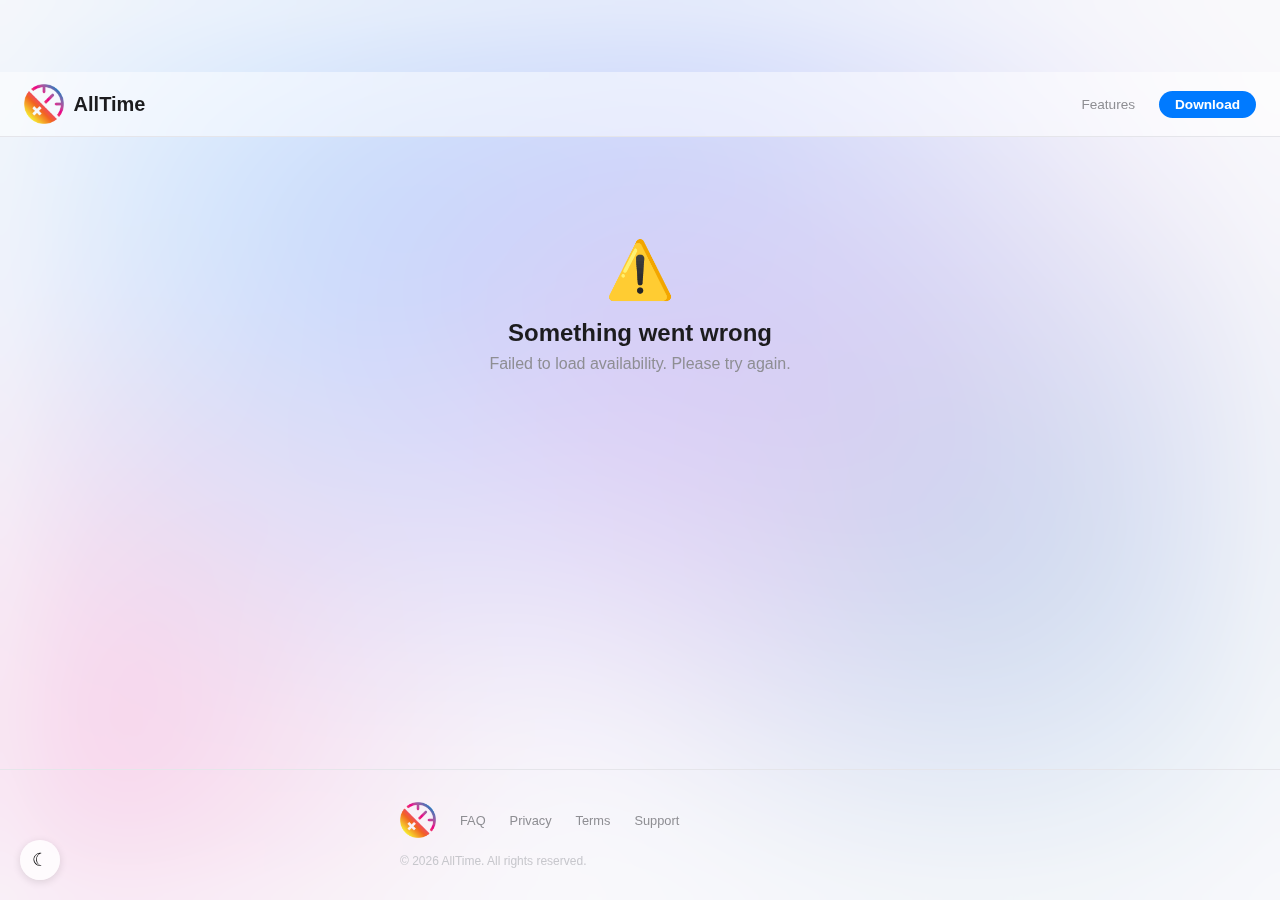
<file: a/index.html>
<!DOCTYPE html>
<html lang="en">
<head>
    <meta charset="UTF-8">
    <meta name="viewport" content="width=device-width, initial-scale=1.0">
    <title>Book a Time — AllTime</title>
    <meta name="description" content="Pick a time to meet">
    <link rel="icon" type="image/png" href="../logo.png">
    <style>
        :root {
            --color-primary: #007AFF;
            --color-success: #34C759;
            --color-danger: #FF3B30;
            --color-background: #F2F2F7;
            --color-card: #FFFFFF;
            --color-gray-200: #E5E5EA;
            --color-gray-400: #C7C7CC;
            --text-primary: #1C1C1E;
            --text-secondary: #8E8E93;
            --text-tertiary: #C7C7CC;
            --radius: 12px;
            --shadow-card: 0 4px 8px rgba(0,0,0,0.08), 0 1px 3px rgba(0,0,0,0.06);
            --shadow-md: 0 4px 8px rgba(0,0,0,0.12);
            --font-body: -apple-system, BlinkMacSystemFont, 'SF Pro Text', 'Segoe UI', Roboto, sans-serif;
            --font-display: -apple-system, BlinkMacSystemFont, 'SF Pro Display', 'Segoe UI', Roboto, sans-serif;
        }
        @media (prefers-color-scheme: dark) {
            :root {
                --color-background: #000000;
                --color-card: #1C1C1E;
                --color-gray-200: #424245;
                --color-gray-400: #6C6C70;
                --text-primary: #F2F2F7;
                --text-secondary: #A9A9B3;
                --text-tertiary: #6C6C70;
                --shadow-card: 0 4px 8px rgba(0,0,0,0.3), 0 1px 3px rgba(0,0,0,0.2);
                --shadow-md: 0 4px 8px rgba(0,0,0,0.3);
            }
        }
        body.dark-mode {
            --color-background: #000000;
            --color-card: #1C1C1E;
            --color-gray-200: #424245;
            --color-gray-400: #6C6C70;
            --text-primary: #F2F2F7;
            --text-secondary: #A9A9B3;
            --text-tertiary: #6C6C70;
            --shadow-card: 0 4px 8px rgba(0,0,0,0.3), 0 1px 3px rgba(0,0,0,0.2);
            --shadow-md: 0 4px 8px rgba(0,0,0,0.3);
        }
        * { margin: 0; padding: 0; box-sizing: border-box; }
        body {
            font-family: var(--font-body);
            background: var(--color-background);
            color: var(--text-primary);
            min-height: 100vh;
            padding-top: 72px;
            display: flex; flex-direction: column;
            transition: background 0.4s ease, color 0.4s ease;
        }

        /* Header */
        header {
            position: fixed; top: 0; left: 0; right: 0;
            padding: 0.75rem 1.5rem;
            display: flex; justify-content: space-between; align-items: center;
            z-index: 100;
            background: rgba(255,255,255,0.5);
            backdrop-filter: blur(12px); -webkit-backdrop-filter: blur(12px);
            border-bottom: 1px solid var(--color-gray-200);
            transition: background 0.4s ease, border-color 0.4s ease;
        }
        @media (prefers-color-scheme: dark) {
            header { background: rgba(28,28,30,0.5); }
        }
        body.dark-mode header { background: rgba(28,28,30,0.5); }
        .logo { display: flex; align-items: center; gap: 0.6rem; text-decoration: none; }
        .logo img { height: 40px; }
        .logo-text {
            font-family: var(--font-display); font-size: 1.25rem; font-weight: 600;
            color: var(--text-primary); transition: color 0.4s ease;
        }
        header nav { display: flex; gap: 1.5rem; align-items: center; }
        header nav a {
            font-size: 0.85rem; font-weight: 500; color: var(--text-secondary);
            text-decoration: none; transition: color 0.2s ease;
        }
        header nav a:hover { color: var(--text-primary); }
        header nav .btn-nav {
            padding: 6px 16px; background: var(--color-primary); color: #fff;
            border-radius: 9999px; font-weight: 600; font-size: 0.85rem;
            transition: transform 0.2s ease, box-shadow 0.2s ease;
        }
        header nav .btn-nav:hover { transform: scale(1.05); box-shadow: var(--shadow-md); color: #fff; }

        /* Container */
        .container { max-width: 480px; margin: 0 auto; padding: 20px; flex: 1; }

        /* Meeting info */
        .meeting-info { text-align: center; padding: 24px 0 16px; }
        .meeting-info h1 { font-size: 1.5rem; font-weight: 700; margin-bottom: 4px; }
        .meeting-info p { color: var(--text-secondary); font-size: 0.9rem; }
        .duration-badge {
            display: inline-block; background: var(--color-primary); color: white;
            padding: 4px 14px; border-radius: 9999px; font-size: 0.8rem; font-weight: 600; margin-top: 10px;
        }

        /* Calendar grid */
        .calendar-section {
            background: var(--color-card); border-radius: var(--radius);
            padding: 16px; margin-bottom: 16px; box-shadow: var(--shadow-card);
        }
        .cal-header {
            display: flex; justify-content: space-between; align-items: center; margin-bottom: 12px;
        }
        .cal-header h3 { font-size: 1rem; font-weight: 600; }
        .cal-nav {
            background: none; border: none; cursor: pointer; color: var(--color-primary);
            font-size: 1.2rem; padding: 4px 8px; border-radius: 8px;
            transition: background 0.15s ease;
        }
        .cal-nav:hover { background: rgba(0,122,255,0.08); }
        .cal-weekdays {
            display: grid; grid-template-columns: repeat(7, 1fr); text-align: center;
            margin-bottom: 4px;
        }
        .cal-weekdays span {
            font-size: 0.75rem; font-weight: 600; color: var(--text-tertiary); padding: 4px 0;
        }
        .cal-days {
            display: grid; grid-template-columns: repeat(7, 1fr); text-align: center; gap: 2px;
        }
        .cal-day {
            width: 100%; aspect-ratio: 1; display: flex; align-items: center; justify-content: center;
            font-size: 0.85rem; border-radius: 50%; cursor: default; color: var(--text-tertiary);
            transition: all 0.15s ease; border: none; background: none; font-family: inherit;
        }
        .cal-day.has-slots {
            color: var(--text-primary); cursor: pointer; font-weight: 500;
        }
        .cal-day.has-slots:hover { background: rgba(0,122,255,0.1); }
        .cal-day.active {
            background: var(--color-primary); color: #fff; font-weight: 600;
        }
        .cal-day.today { box-shadow: inset 0 0 0 2px var(--color-primary); }

        /* Slots */
        .slots-section { margin-top: 8px; }
        .slots-day-label {
            font-size: 0.85rem; font-weight: 600; color: var(--text-secondary);
            margin-bottom: 8px; text-transform: uppercase; letter-spacing: 0.5px;
        }
        .slot {
            background: var(--color-card); border-radius: var(--radius);
            padding: 14px 16px; margin-bottom: 8px; cursor: pointer;
            transition: all 0.2s ease; border: 2px solid transparent;
            box-shadow: var(--shadow-card);
        }
        .slot:hover { border-color: var(--color-primary); }
        .slot.selected { border-color: var(--color-primary); background: rgba(0,122,255,0.08); }
        .slot-time { font-weight: 600; font-size: 0.95rem; }

        /* Booking form */
        .booking-form {
            background: var(--color-card); border-radius: var(--radius);
            padding: 20px; margin-top: 16px; box-shadow: var(--shadow-card);
        }
        .booking-form h3 { margin-bottom: 16px; font-size: 1.1rem; }
        .form-field { margin-bottom: 12px; }
        .form-field label {
            display: block; font-size: 0.85rem; font-weight: 500;
            margin-bottom: 4px; color: var(--text-secondary);
        }
        .form-field input, .form-field textarea {
            width: 100%; padding: 10px 12px; border: 1px solid var(--color-gray-400);
            border-radius: 10px; font-size: 0.95rem; font-family: inherit;
            background: var(--color-background); color: var(--text-primary);
            transition: border-color 0.2s ease;
        }
        .form-field input:focus, .form-field textarea:focus {
            outline: none; border-color: var(--color-primary);
        }
        .form-field textarea { resize: vertical; min-height: 60px; }
        .btn-book {
            width: 100%; padding: 14px; background: var(--color-primary); color: white;
            border: none; border-radius: var(--radius); font-size: 1rem; font-weight: 600;
            cursor: pointer; transition: transform 0.2s ease, box-shadow 0.2s ease;
            box-shadow: var(--shadow-md);
        }
        .btn-book:hover { transform: scale(1.02); box-shadow: 0 8px 24px rgba(0,0,0,0.15); }
        .btn-book:disabled { opacity: 0.5; cursor: not-allowed; transform: none; }
        .btn-book:active { transform: scale(0.98); }

        /* States */
        .success { text-align: center; padding: 48px 20px; }
        .success-icon { font-size: 3.5rem; margin-bottom: 16px; }
        .success h2 { font-size: 1.5rem; margin-bottom: 4px; }
        .error { color: var(--color-danger); font-size: 0.85rem; margin-top: 8px; }
        .loading { text-align: center; padding: 80px 0; color: var(--text-secondary); font-size: 0.95rem; }
        .expired { text-align: center; padding: 80px 0; }
        .expired-icon { font-size: 3.5rem; margin-bottom: 16px; }

        /* Footer */
        footer {
            padding: 2rem 1.5rem; border-top: 1px solid var(--color-gray-200);
            margin-top: auto; transition: border-color 0.4s ease;
        }
        .footer-content {
            max-width: 480px; margin: 0 auto; display: flex; justify-content: space-between;
            align-items: center; flex-wrap: wrap; gap: 1rem;
        }
        .footer-left { display: flex; align-items: center; gap: 1.5rem; }
        .footer-links { display: flex; gap: 1.5rem; }
        .footer-links a {
            font-size: 0.8rem; color: var(--text-secondary); text-decoration: none;
            transition: color 0.2s ease;
        }
        .footer-links a:hover { color: var(--color-primary); }
        .footer-copy { font-size: 0.75rem; color: var(--text-tertiary); }

        /* Theme toggle */
        .theme-toggle {
            position: fixed; bottom: 20px; left: 20px; z-index: 100;
            width: 40px; height: 40px; border-radius: 50%; border: none; cursor: pointer;
            display: flex; align-items: center; justify-content: center; font-size: 1.1rem;
            background: rgba(255,255,255,0.8); backdrop-filter: blur(12px); -webkit-backdrop-filter: blur(12px);
            box-shadow: 0 2px 8px rgba(0,0,0,0.12); transition: background 0.3s ease, transform 0.2s ease;
        }
        .theme-toggle:hover { transform: scale(1.1); }
        .theme-toggle:active { transform: scale(0.95); }
        @media (prefers-color-scheme: dark) {
            .theme-toggle { background: rgba(255,255,255,0.15); color: #F2F2F7; }
        }
        body.dark-mode .theme-toggle { background: rgba(255,255,255,0.15); color: #F2F2F7; }

        /* Constellation background + frost */
        #constellation-bg {
            position: fixed; top: 0; left: 0; width: 100%; height: 100%;
            z-index: 0; pointer-events: none; filter: blur(80px);
        }
        .page-frost {
            position: fixed; top: 0; left: 0; width: 100%; height: 100%;
            z-index: 0; pointer-events: none;
            background: rgba(255,255,255,0.55);
            backdrop-filter: blur(12px); -webkit-backdrop-filter: blur(12px);
            transition: background 0.4s ease;
        }
        @media (prefers-color-scheme: dark) {
            .page-frost { background: rgba(28,28,30,0.55); }
        }
        body.dark-mode .page-frost { background: rgba(28,28,30,0.55); }
        .container, footer, header { position: relative; z-index: 1; }

        /* Mobile responsive */
        @media (max-width: 520px) {
            header { padding: 0.6rem 1rem; }
            header nav a:not(.btn-nav) { display: none; }
            .footer-content { flex-direction: column; text-align: center; }
            .footer-left { flex-direction: column; gap: 0.75rem; }
        }
    </style>
</head>
<body>
    <header>
        <a href="https://usealltimeapp.com" class="logo">
            <img src="../logo.png" alt="AllTime Logo">
            <span class="logo-text">AllTime</span>
        </a>
        <nav>
            <a href="https://usealltimeapp.com/#features">Features</a>
            <a href="https://usealltimeapp.com" class="btn-nav">Download</a>
        </nav>
    </header>

    <canvas id="constellation-bg"></canvas>
    <div class="page-frost"></div>

    <div class="container">
        <div id="loading" class="loading">Loading availability...</div>
        <div id="content" style="display:none"></div>
    </div>

    <footer>
        <div class="footer-content">
            <div class="footer-left">
                <a href="https://usealltimeapp.com" class="logo">
                    <img src="../logo.png" alt="AllTime" style="height:36px;">
                </a>
                <div class="footer-links">
                    <a href="/faq">FAQ</a>
                    <a href="/privacy">Privacy</a>
                    <a href="/terms">Terms</a>
                    <a href="/support">Support</a>
                </div>
            </div>
            <p class="footer-copy">&copy; 2026 AllTime. All rights reserved.</p>
        </div>
    </footer>

    <button class="theme-toggle" id="theme-toggle" aria-label="Toggle dark mode">&#9790;</button>

    <script>
        // Theme toggle
        const themeBtn = document.getElementById('theme-toggle');
        const savedTheme = localStorage.getItem('theme');
        if (savedTheme === 'dark') document.body.classList.add('dark-mode');
        themeBtn.textContent = document.body.classList.contains('dark-mode') ? '\u2600' : '\u263E';
        themeBtn.addEventListener('click', () => {
            document.body.classList.toggle('dark-mode');
            const isDark = document.body.classList.contains('dark-mode');
            localStorage.setItem('theme', isDark ? 'dark' : 'light');
            themeBtn.textContent = isDark ? '\u2600' : '\u263E';
        });

        const SUPABASE_URL = 'https://rftgpqueavbcnjxyiatg.supabase.co';
        const SUPABASE_ANON_KEY = 'eyJhbGciOiJIUzI1NiIsInR5cCI6IkpXVCJ9.eyJpc3MiOiJzdXBhYmFzZSIsInJlZiI6InJmdGdwcXVlYXZiY25qeHlpYXRnIiwicm9sZSI6ImFub24iLCJpYXQiOjE3NjQ2Nzg5ODQsImV4cCI6MjA4MDI1NDk4NH0.KiAdS88c89sKo64HW21esE7Sa9_ggLbXXYWv9SqTJkE';

        let shareData = null;
        let selectedSlot = null;
        let allChunks = [];
        let dayGroupsMap = {};
        let selectedDay = null;
        let calMonth = null; // { year, month } currently displayed

        async function init() {
            const path = window.location.pathname;
            const params = new URLSearchParams(window.location.search);
            const code = params.get('code') || path.split('/').filter(Boolean).pop();
            if (!code || code === 'a') { showError('No availability code provided.'); return; }

            try {
                const res = await fetch(
                    `${SUPABASE_URL}/rest/v1/availability_shares?share_code=eq.${code}&is_active=eq.true&select=*`,
                    { headers: { 'apikey': SUPABASE_ANON_KEY, 'Accept': 'application/json' } }
                );
                const shares = await res.json();
                if (!shares || shares.length === 0) { showExpired(); return; }
                shareData = shares[0];
                if (shareData.expires_at && new Date(shareData.expires_at) < new Date()) { showExpired(); return; }

                const bookingsRes = await fetch(
                    `${SUPABASE_URL}/rest/v1/availability_bookings?share_id=eq.${shareData.id}&status=eq.confirmed&select=slot_start,slot_end`,
                    { headers: { 'apikey': SUPABASE_ANON_KEY, 'Accept': 'application/json' } }
                );
                const bookings = await bookingsRes.json();
                renderAvailability(shareData, bookings || []);
            } catch (err) {
                showError('Failed to load availability. Please try again.');
                console.error(err);
            }
        }

        function renderAvailability(share, bookings) {
            const slots = share.available_slots || [];
            const duration = share.meeting_duration_minutes;
            const tz = share.timezone || 'America/Los_Angeles';

            allChunks = [];
            for (const slot of slots) {
                const start = new Date(slot.start);
                const end = new Date(slot.end);
                let current = new Date(start);
                while (current.getTime() + duration * 60000 <= end.getTime()) {
                    const chunkEnd = new Date(current.getTime() + duration * 60000);
                    const isBooked = bookings.some(b =>
                        new Date(b.slot_start) < chunkEnd && new Date(b.slot_end) > current
                    );
                    if (chunkEnd > new Date() && !isBooked) {
                        allChunks.push({ start: new Date(current), end: chunkEnd });
                    }
                    current = chunkEnd;
                }
            }

            if (allChunks.length === 0) { showExpired('All time slots have been booked or have passed.'); return; }

            // Group by day key (date string in timezone)
            dayGroupsMap = {};
            for (const chunk of allChunks) {
                const dayKey = chunk.start.toLocaleDateString('en-CA', { timeZone: tz }); // yyyy-mm-dd
                if (!dayGroupsMap[dayKey]) dayGroupsMap[dayKey] = [];
                dayGroupsMap[dayKey].push(chunk);
            }

            const dayKeys = Object.keys(dayGroupsMap).sort();
            const isMultiDay = dayKeys.length > 1;

            let html = `
                <div class="meeting-info">
                    <h1>${escapeHtml(share.title)}</h1>
                    <p>Pick a time that works for you</p>
                    <span class="duration-badge">${duration} min</span>
                </div>
            `;

            if (isMultiDay) {
                // Show calendar grid
                const firstDay = new Date(dayKeys[0] + 'T12:00:00');
                calMonth = { year: firstDay.getFullYear(), month: firstDay.getMonth() };
                html += `<div id="calendar-section" class="calendar-section"></div>`;
                html += `<div id="slots-section" class="slots-section"></div>`;
            } else {
                // Single day — show slots directly
                selectedDay = dayKeys[0];
                html += `<div id="slots-section" class="slots-section"></div>`;
            }

            html += `
                <div id="booking-form" class="booking-form" style="display:none">
                    <h3>Confirm Booking</h3>
                    <div id="selected-time" style="margin-bottom:12px; font-weight:600; color:var(--color-primary)"></div>
                    <div class="form-field">
                        <label>Your Name *</label>
                        <input type="text" id="booker-name" placeholder="Jane Smith" required>
                    </div>
                    <div class="form-field">
                        <label>Email (optional)</label>
                        <input type="email" id="booker-email" placeholder="jane@example.com">
                    </div>
                    <div class="form-field">
                        <label>Message (optional)</label>
                        <textarea id="booker-message" placeholder="Looking forward to meeting!"></textarea>
                    </div>
                    <div id="booking-error" class="error" style="display:none"></div>
                    <button class="btn-book" onclick="submitBooking()">Book This Time</button>
                </div>
            `;

            document.getElementById('loading').style.display = 'none';
            document.getElementById('content').innerHTML = html;
            document.getElementById('content').style.display = 'block';

            if (isMultiDay) {
                renderCalendar();
            } else {
                renderSlots(selectedDay);
            }
        }

        function renderCalendar() {
            const tz = shareData.timezone || 'America/Los_Angeles';
            const year = calMonth.year;
            const month = calMonth.month;
            const firstOfMonth = new Date(year, month, 1);
            const startDow = firstOfMonth.getDay();
            const daysInMonth = new Date(year, month + 1, 0).getDate();
            const monthName = firstOfMonth.toLocaleDateString('en-US', { month: 'long', year: 'numeric' });
            const today = new Date().toLocaleDateString('en-CA', { timeZone: tz });

            let html = `
                <div class="cal-header">
                    <button class="cal-nav" onclick="changeMonth(-1)">&lsaquo;</button>
                    <h3>${monthName}</h3>
                    <button class="cal-nav" onclick="changeMonth(1)">&rsaquo;</button>
                </div>
                <div class="cal-weekdays">
                    <span>S</span><span>M</span><span>T</span><span>W</span><span>T</span><span>F</span><span>S</span>
                </div>
                <div class="cal-days">
            `;

            // Empty cells before first day
            for (let i = 0; i < startDow; i++) {
                html += `<div class="cal-day"></div>`;
            }

            for (let d = 1; d <= daysInMonth; d++) {
                const dateStr = `${year}-${String(month + 1).padStart(2, '0')}-${String(d).padStart(2, '0')}`;
                const hasSlots = dayGroupsMap[dateStr] && dayGroupsMap[dateStr].length > 0;
                const isToday = dateStr === today;
                const isActive = dateStr === selectedDay;
                let cls = 'cal-day';
                if (hasSlots) cls += ' has-slots';
                if (isActive) cls += ' active';
                if (isToday && !isActive) cls += ' today';
                const onclick = hasSlots ? `onclick="selectDay('${dateStr}')"` : '';
                html += `<button class="${cls}" ${onclick}>${d}</button>`;
            }

            html += `</div>`;
            document.getElementById('calendar-section').innerHTML = html;
        }

        function changeMonth(delta) {
            calMonth.month += delta;
            if (calMonth.month > 11) { calMonth.month = 0; calMonth.year++; }
            if (calMonth.month < 0) { calMonth.month = 11; calMonth.year--; }
            renderCalendar();
        }

        function selectDay(dateStr) {
            selectedDay = dateStr;
            selectedSlot = null;
            document.getElementById('booking-form').style.display = 'none';
            renderCalendar();
            renderSlots(dateStr);
        }

        function renderSlots(dateStr) {
            const tz = shareData.timezone || 'America/Los_Angeles';
            const chunks = dayGroupsMap[dateStr] || [];
            if (chunks.length === 0) {
                document.getElementById('slots-section').innerHTML = '';
                return;
            }

            const dayLabel = chunks[0].start.toLocaleDateString('en-US', {
                weekday: 'long', month: 'short', day: 'numeric', timeZone: tz
            });

            let html = `<div class="slots-day-label">${dayLabel}</div>`;
            for (const s of chunks) {
                const timeStr = s.start.toLocaleTimeString('en-US', { hour: 'numeric', minute: '2-digit', timeZone: tz })
                    + ' \u2013 ' + s.end.toLocaleTimeString('en-US', { hour: 'numeric', minute: '2-digit', timeZone: tz });
                html += `<div class="slot" data-start="${s.start.toISOString()}" data-end="${s.end.toISOString()}" onclick="selectSlot(this)">
                    <span class="slot-time">${timeStr}</span>
                </div>`;
            }

            document.getElementById('slots-section').innerHTML = html;
        }

        function selectSlot(el) {
            document.querySelectorAll('.slot').forEach(s => s.classList.remove('selected'));
            el.classList.add('selected');
            selectedSlot = { start: el.dataset.start, end: el.dataset.end };

            const tz = shareData.timezone || 'America/Los_Angeles';
            const start = new Date(selectedSlot.start);
            const end = new Date(selectedSlot.end);
            const timeStr = start.toLocaleDateString('en-US', { weekday: 'long', month: 'short', day: 'numeric', timeZone: tz })
                + ', ' + start.toLocaleTimeString('en-US', { hour: 'numeric', minute: '2-digit', timeZone: tz })
                + ' \u2013 ' + end.toLocaleTimeString('en-US', { hour: 'numeric', minute: '2-digit', timeZone: tz });

            document.getElementById('selected-time').textContent = timeStr;
            document.getElementById('booking-form').style.display = 'block';
            document.getElementById('booking-form').scrollIntoView({ behavior: 'smooth' });
        }

        async function submitBooking() {
            if (!selectedSlot) return;
            const name = document.getElementById('booker-name').value.trim();
            if (!name) {
                document.getElementById('booking-error').textContent = 'Please enter your name.';
                document.getElementById('booking-error').style.display = 'block';
                return;
            }

            const btn = document.querySelector('.btn-book');
            btn.disabled = true;
            btn.textContent = 'Booking...';
            document.getElementById('booking-error').style.display = 'none';

            try {
                const res = await fetch(`${SUPABASE_URL}/functions/v1/book-availability`, {
                    method: 'POST',
                    headers: {
                        'Content-Type': 'application/json',
                        'Authorization': `Bearer ${SUPABASE_ANON_KEY}`,
                        'apikey': SUPABASE_ANON_KEY,
                    },
                    body: JSON.stringify({
                        share_code: shareData.share_code,
                        slot_start: selectedSlot.start,
                        slot_end: selectedSlot.end,
                        booker_name: name,
                        booker_email: document.getElementById('booker-email').value.trim() || null,
                        message: document.getElementById('booker-message').value.trim() || null,
                    }),
                });

                const result = await res.json();
                if (!res.ok) throw new Error(result.error || 'Booking failed');
                showSuccess(result);
            } catch (err) {
                document.getElementById('booking-error').textContent = err.message;
                document.getElementById('booking-error').style.display = 'block';
                btn.disabled = false;
                btn.textContent = 'Book This Time';
            }
        }

        function showSuccess(result) {
            const tz = shareData.timezone || 'America/Los_Angeles';
            const start = new Date(result.slot_start);
            const timeStr = start.toLocaleDateString('en-US', { weekday: 'long', month: 'short', day: 'numeric', timeZone: tz })
                + ' at ' + start.toLocaleTimeString('en-US', { hour: 'numeric', minute: '2-digit', timeZone: tz });

            document.getElementById('content').innerHTML = `
                <div class="success">
                    <div class="success-icon">\u2705</div>
                    <h2>Booked!</h2>
                    <p style="margin-top:8px; color:var(--text-secondary)">${escapeHtml(result.share_title)}</p>
                    <p style="margin-top:12px; font-weight:600">${timeStr}</p>
                    <p style="margin-top:4px; color:var(--text-secondary)">${result.duration_minutes} minutes</p>
                    <p style="margin-top:24px; color:var(--text-secondary); font-size:0.9rem">
                        The organizer has been notified and the event has been added to their calendar.
                    </p>
                </div>
            `;
        }

        function showExpired(msg) {
            document.getElementById('loading').style.display = 'none';
            document.getElementById('content').innerHTML = `
                <div class="expired">
                    <div class="expired-icon">\u23F0</div>
                    <h2>No Longer Available</h2>
                    <p style="margin-top:8px; color:var(--text-secondary)">${msg || 'This availability share has expired or been deactivated.'}</p>
                </div>
            `;
            document.getElementById('content').style.display = 'block';
        }

        function showError(msg) {
            document.getElementById('loading').style.display = 'none';
            document.getElementById('content').innerHTML = `
                <div class="expired">
                    <div class="expired-icon">\u26A0\uFE0F</div>
                    <h2>Something went wrong</h2>
                    <p style="margin-top:8px; color:var(--text-secondary)">${msg}</p>
                </div>
            `;
            document.getElementById('content').style.display = 'block';
        }

        function escapeHtml(str) {
            const div = document.createElement('div');
            div.textContent = str;
            return div.innerHTML;
        }

        init();

        // Constellation background — simplified from main site
        (function() {
            const cvs = document.getElementById('constellation-bg');
            if (!cvs) return;
            const c = cvs.getContext('2d');
            const palette = [
                [0, 122, 255, 0.5], [175, 82, 222, 0.45], [236, 0, 140, 0.4],
                [28, 117, 188, 0.45], [0, 122, 255, 0.35], [175, 82, 222, 0.4]
            ];
            const defs = [
                { cx: 0.20, cy: 0.25, size: 0.55, oR: 120, period: 18 },
                { cx: 0.70, cy: 0.35, size: 0.50, oR: 100, period: 15 },
                { cx: 0.15, cy: 0.70, size: 0.52, oR: 140, period: 21 },
                { cx: 0.80, cy: 0.60, size: 0.48, oR: 100, period: 13.5 },
                { cx: 0.50, cy: 0.15, size: 0.45, oR: 110, period: 19 },
                { cx: 0.40, cy: 0.50, size: 0.48, oR: 105, period: 16.5 }
            ];
            let orbs = [];
            function resize() { cvs.width = window.innerWidth; cvs.height = window.innerHeight; build(); }
            function build() {
                const w = cvs.width, h = cvs.height, m = Math.min(w, h);
                orbs = defs.map((d, i) => ({
                    bx: d.cx * w, by: d.cy * h,
                    r: Math.max(d.size * m, 150),
                    col: palette[i], oR: d.oR, p: d.period, ph: i * 1.3
                }));
            }
            function draw() {
                const t = performance.now() / 1000;
                c.clearRect(0, 0, cvs.width, cvs.height);
                for (const o of orbs) {
                    const a = (t / o.p) * Math.PI * 2 + o.ph;
                    const x = o.bx + Math.cos(a) * o.oR;
                    const y = o.by + Math.sin(a * 0.7) * o.oR * 0.8;
                    const g = c.createRadialGradient(x, y, 0, x, y, o.r);
                    const [r, gn, b, op] = o.col;
                    g.addColorStop(0, `rgba(${r},${gn},${b},${op})`);
                    g.addColorStop(0.4, `rgba(${r},${gn},${b},${op * 0.6})`);
                    g.addColorStop(1, `rgba(${r},${gn},${b},0)`);
                    c.fillStyle = g;
                    c.beginPath(); c.arc(x, y, o.r, 0, Math.PI * 2); c.fill();
                }
                requestAnimationFrame(draw);
            }
            resize();
            window.addEventListener('resize', resize);
            draw();
        })();
    </script>
</body>
</html>
</file>
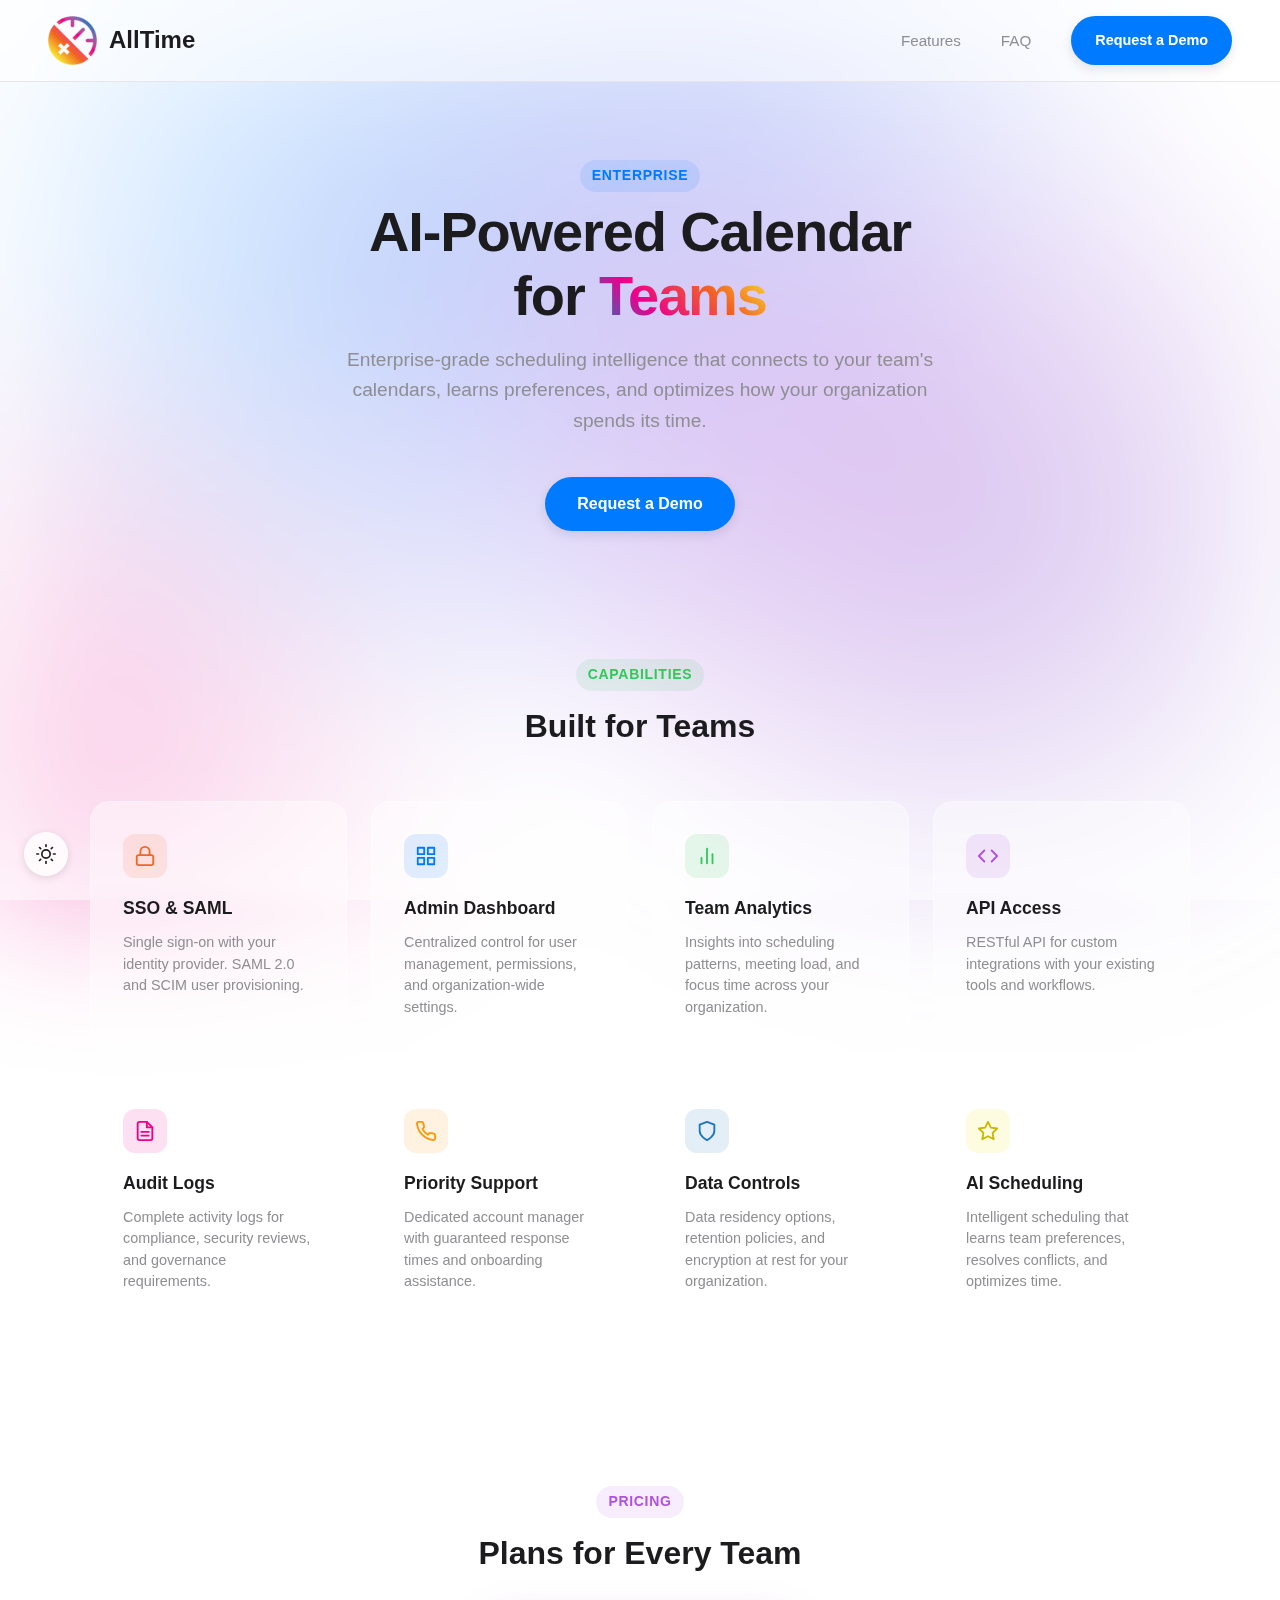
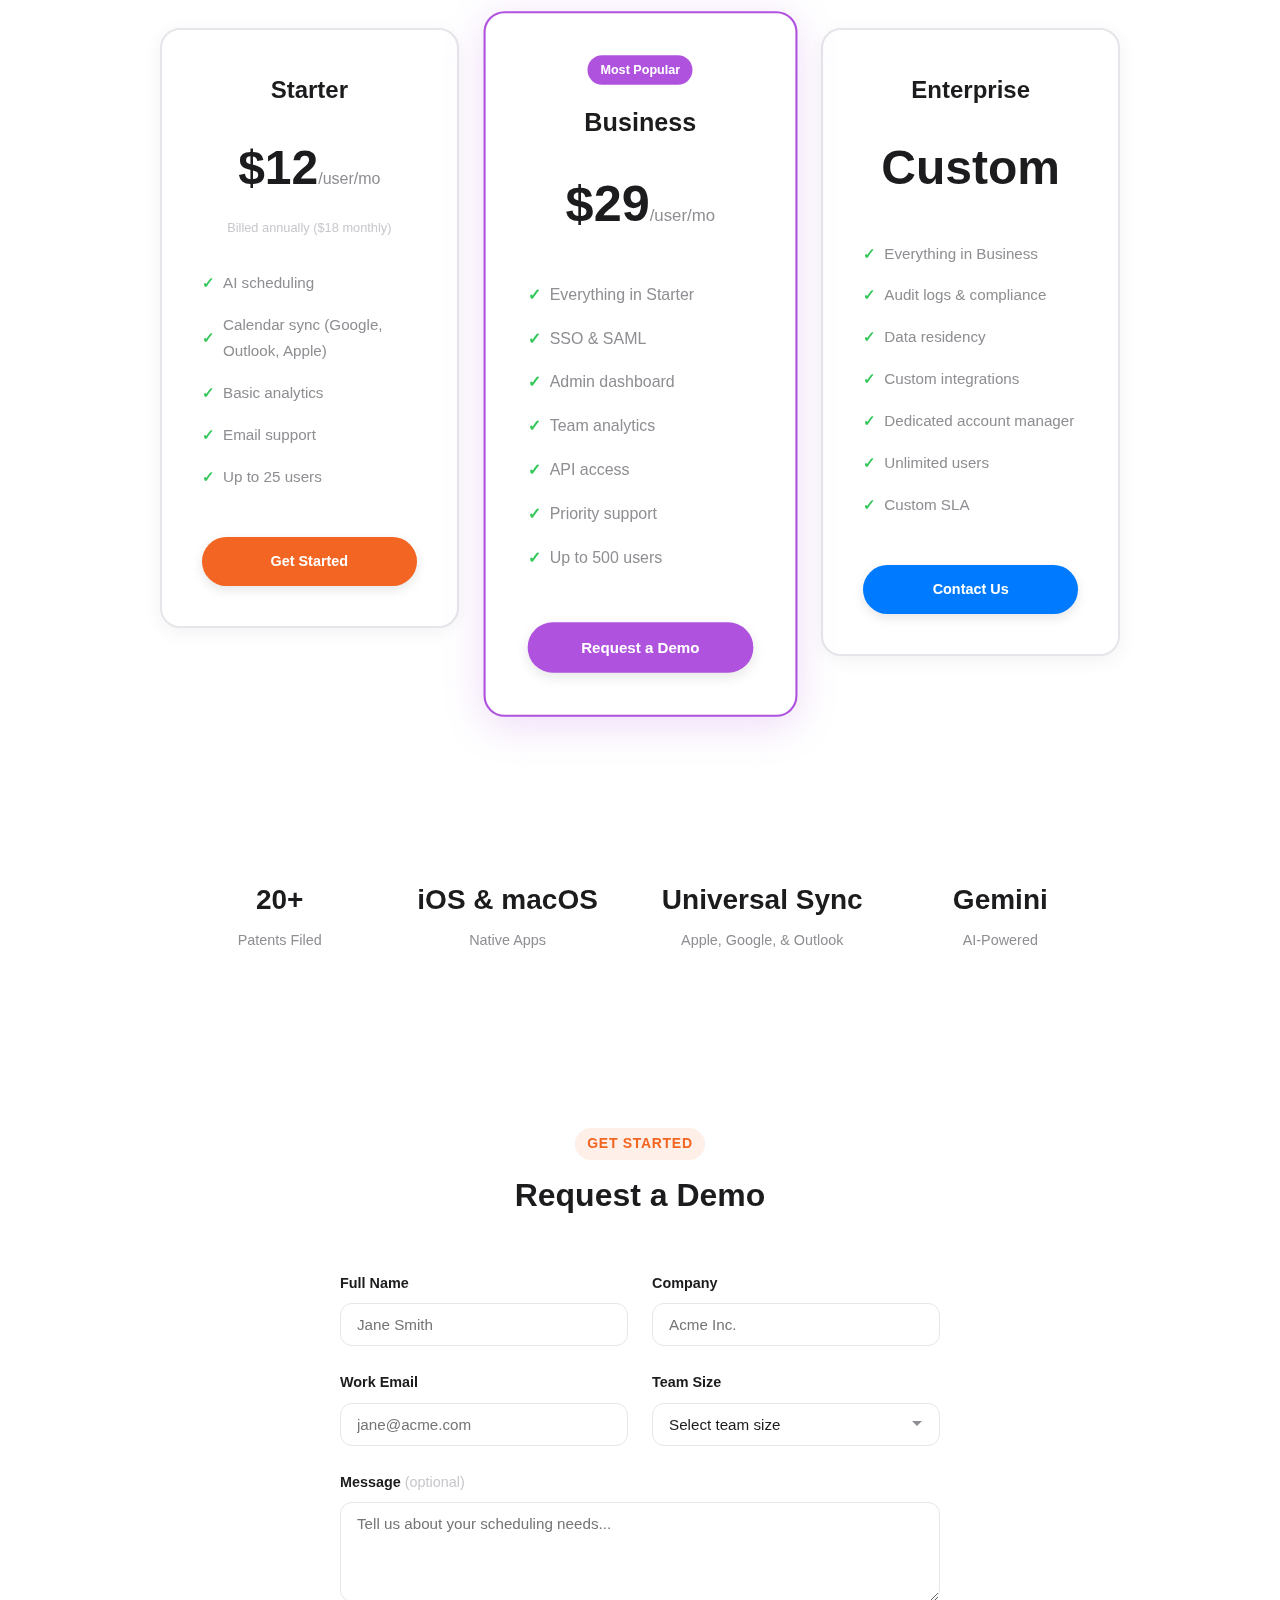
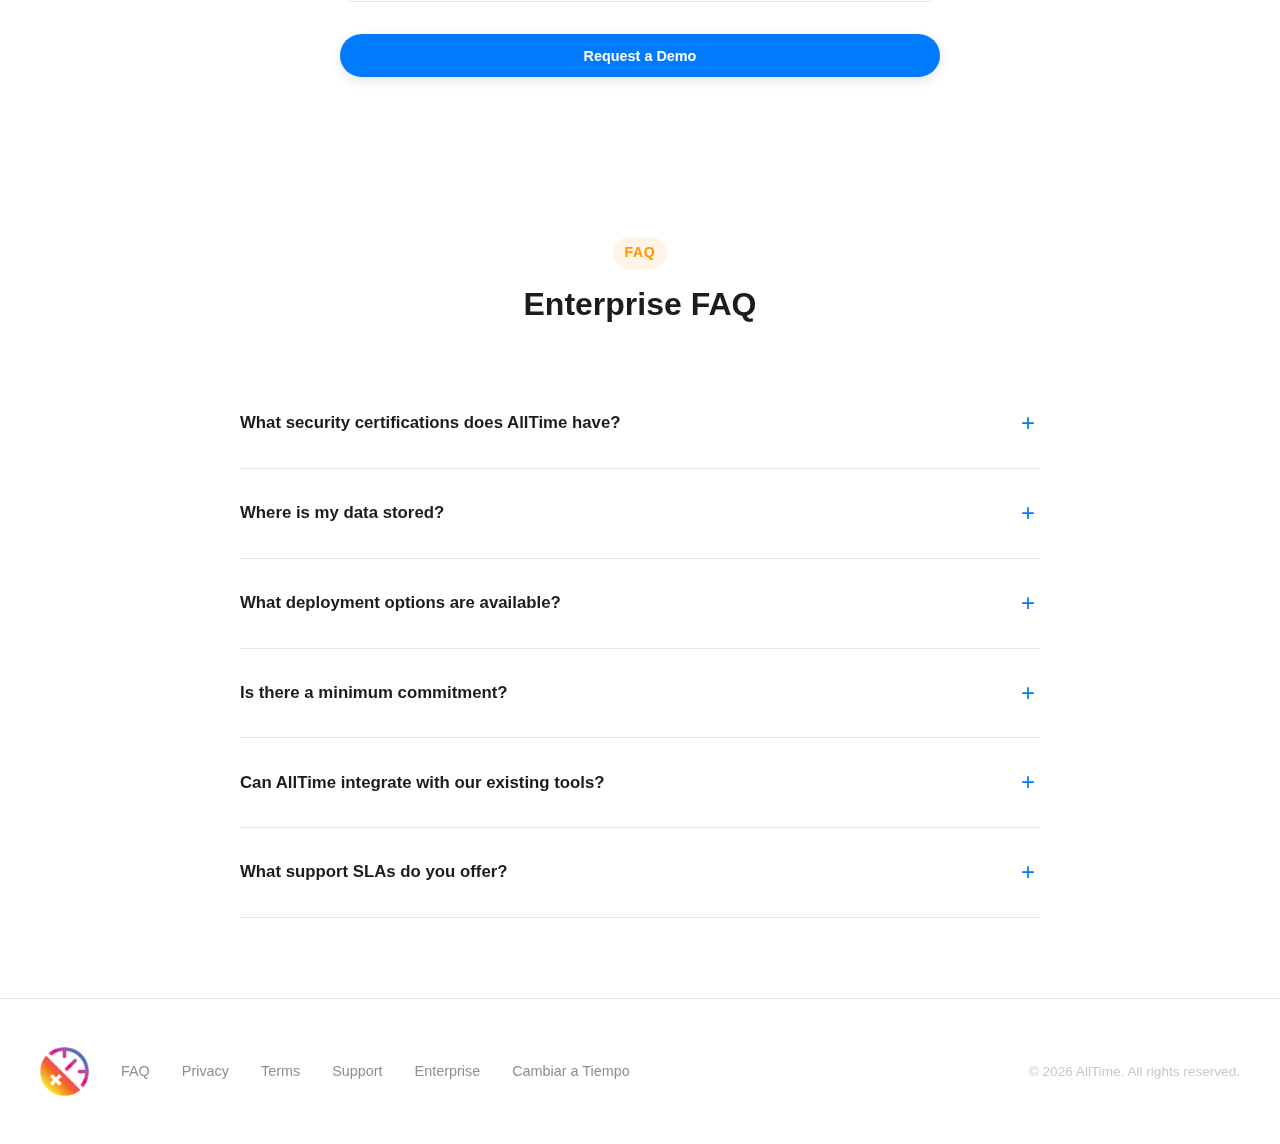
<file: enterprise/index.html>
<!DOCTYPE html>
<html lang="en">
<head>
    <meta charset="UTF-8">
    <meta name="viewport" content="width=device-width, initial-scale=1.0">

    <!-- Meta Pixel Code -->
    <script>
    !function(f,b,e,v,n,t,s)
    {if(f.fbq)return;n=f.fbq=function(){n.callMethod?
    n.callMethod.apply(n,arguments):n.queue.push(arguments)};
    if(!f._fbq)f._fbq=n;n.push=n;n.loaded=!0;n.version='2.0';
    n.queue=[];t=b.createElement(e);t.async=!0;
    t.src=v;s=b.getElementsByTagName(e)[0];
    s.parentNode.insertBefore(t,s)}(window, document,'script',
    'https://connect.facebook.net/en_US/fbevents.js');
    fbq('init', '2130274254502921');
    fbq('track', 'PageView');
    </script>
    <noscript><img height="1" width="1" style="display:none"
    src="https://www.facebook.com/tr?id=2130274254502921&ev=PageView&noscript=1"
    /></noscript>
    <!-- End Meta Pixel Code -->
    <title>Enterprise — AllTime</title>
    <meta name="description" content="AI-powered calendar and scheduling for teams. SSO, admin controls, team analytics, and enterprise-grade security.">
    <link rel="icon" type="image/png" href="../logo.png">
    <link rel="canonical" href="https://usealltimeapp.com/enterprise">
    <link rel="alternate" hreflang="en" href="https://usealltimeapp.com/enterprise">
    <link rel="alternate" hreflang="x-default" href="https://usealltimeapp.com/enterprise">
    <link rel="stylesheet" href="../assets/brand.css?v=20260503a">
    <script defer src="../assets/brand.js?v=20260220h6"></script>

    <!-- Google tag (gtag.js) -->
    <script async src="https://www.googletagmanager.com/gtag/js?id=G-NBB94Y0ELK"></script>
    <script>
      window.dataLayer = window.dataLayer || [];
      function gtag(){dataLayer.push(arguments);}
      gtag('js', new Date());
      gtag('config', 'G-NBB94Y0ELK');
    </script>

    <style>
        :root {
            --color-yellow: #f9ed32;
            --color-orange: #f26522;
            --color-magenta: #ec008c;
            --color-sunrise-blue: #1c75bc;
            --color-primary: #007AFF;
            --color-success: #34C759;
            --color-warning: #FF9500;
            --color-danger: #FF3B30;
            --color-purple: #AF52DE;
            --color-white: #FFFFFF;
            --color-background: #F2F2F7;
            --color-card: #FFFFFF;
            --color-gray-100: #F2F2F7;
            --color-gray-200: #E5E5EA;
            --color-gray-400: #C7C7CC;
            --text-primary: #1C1C1E;
            --text-secondary: #8E8E93;
            --text-tertiary: #C7C7CC;
            --gradient-sunrise: linear-gradient(45deg, var(--color-sunrise-blue) 0%, var(--color-magenta) 30%, var(--color-orange) 65%, var(--color-yellow) 100%);
            --font-display: -apple-system, BlinkMacSystemFont, 'SF Pro Display', 'Segoe UI', Roboto, sans-serif;
            --font-body: -apple-system, BlinkMacSystemFont, 'SF Pro Text', 'Segoe UI', Roboto, sans-serif;
            --radius-sm: 10px;
            --radius-md: 12px;
            --radius-lg: 16px;
            --radius-xl: 20px;
            --radius-full: 9999px;
            --space-md: 0.75rem;
            --space-xl: 1.5rem;
            --shadow-sm: 0 1px 3px rgba(0,0,0,0.08);
            --shadow-md: 0 4px 12px rgba(0,0,0,0.1);
            --shadow-lg: 0 8px 24px rgba(0,0,0,0.15);
        }

        * { margin: 0; padding: 0; box-sizing: border-box; }
        html { scroll-behavior: smooth; }

        body {
            font-family: var(--font-body);
            background: var(--color-white);
            color: var(--text-secondary);
            line-height: 1.7;
            font-size: 0.95rem;
            transition: background 0.8s ease, color 0.8s ease;
        }

        body.dark-mode {
            --color-white: #1C1C1E;
            --color-background: #000000;
            --color-card: #2C2C2E;
            --color-gray-100: #2C2C2E;
            --color-gray-200: #424245;
            --color-gray-400: #6C6C70;
            --text-primary: #F2F2F7;
            --text-secondary: #A9A9B3;
            --text-tertiary: #6C6C70;
        }

        body.dark-mode header { background: rgba(28, 28, 30, 0.5); }

        /* Theme Toggle */
        .theme-toggle {
            position: fixed; bottom: 24px; left: 24px; z-index: 100;
            width: 44px; height: 44px; border-radius: 50%; border: none; cursor: pointer;
            display: flex; align-items: center; justify-content: center; font-size: 1.2rem;
            background: rgba(255,255,255,0.8); backdrop-filter: blur(12px); -webkit-backdrop-filter: blur(12px);
            box-shadow: 0 2px 8px rgba(0,0,0,0.12); transition: background 0.3s ease, transform 0.2s ease;
            color: var(--text-primary);
        }
        .theme-toggle:hover { transform: scale(1.1); }
        .theme-toggle:active { transform: scale(0.95); }
        body.dark-mode .theme-toggle { background: rgba(255,255,255,0.15); box-shadow: 0 2px 8px rgba(0,0,0,0.3); color: #F2F2F7; }
        .theme-icon { width: 20px; height: 20px; }
        .theme-icon.moon { display: none; }
        body.dark-mode .theme-icon.sun { display: none; }
        body.dark-mode .theme-icon.moon { display: block; }

        /* Header */
        header {
            position: fixed; top: 0; left: 0; right: 0; padding: 1rem 3rem;
            display: flex; justify-content: space-between; align-items: center; z-index: 100;
            background: rgba(255,255,255,0.5); backdrop-filter: blur(12px); -webkit-backdrop-filter: blur(12px);
            border-bottom: 1px solid var(--color-gray-200); transition: background 0.8s ease, border-color 0.8s ease;
        }
        .logo { display: flex; align-items: center; gap: 0.75rem; text-decoration: none; }
        .logo img { height: 49px; width: auto; }
        .logo-text { font-family: var(--font-display); font-size: 1.5rem; font-weight: 700; color: var(--text-primary); transition: color 0.8s ease; }
        nav { display: flex; gap: 2.5rem; align-items: center; }
        nav a { font-size: 0.95rem; font-weight: 500; color: var(--text-secondary); text-decoration: none; transition: color 0.2s ease; }
        nav a:hover { color: var(--text-primary); }
        nav .btn { border-radius: var(--radius-full); }

        /* Button */
        .btn {
            display: inline-flex; align-items: center; justify-content: center; gap: 0.5rem;
            padding: 0.75rem 1.5rem; background: var(--color-primary); color: #FFFFFF;
            font-family: var(--font-body); font-size: 0.9rem; font-weight: 600;
            text-decoration: none; border-radius: 12px; border: none; cursor: pointer;
            transition: transform 0.3s cubic-bezier(0.34,1.56,0.64,1), box-shadow 0.25s ease;
            box-shadow: var(--shadow-md);
        }
        .btn:hover { transform: translateY(-2px) scale(1.02); box-shadow: var(--shadow-lg); }
        .btn:active { transform: translateY(0) scale(0.98); }

        /* Background */
        #constellation-bg { position: fixed; top: 0; left: 0; width: 100%; height: 100%; z-index: 0; pointer-events: none; filter: blur(80px); }
        .page-frost { position: fixed; top: 0; left: 0; width: 100%; height: 100%; z-index: 0; pointer-events: none; background: rgba(255,255,255,0.55); backdrop-filter: blur(12px); -webkit-backdrop-filter: blur(12px); transition: background 0.8s ease; }
        body.dark-mode .page-frost { background: rgba(28,28,30,0.55); }

        /* Section Shared */
        .section-label {
            display: inline-block; font-size: 0.875rem; font-weight: 600; color: var(--color-primary);
            text-transform: uppercase; letter-spacing: 0.05em; margin-bottom: 0.5rem;
            background: rgba(0,122,255,0.1); padding: 0.25rem 0.75rem; border-radius: var(--radius-full);
        }
        body.dark-mode .section-label { color: #5A9FFF; background: rgba(0,122,255,0.15); }

        .enterprise-features .section-label { color: #34C759; background: rgba(52,199,89,0.1); }
        body.dark-mode .enterprise-features .section-label { color: #6fdb8a; background: rgba(52,199,89,0.15); }

        .pricing-section .section-label { color: #AF52DE; background: rgba(175,82,222,0.1); }
        body.dark-mode .pricing-section .section-label { color: #c98aeb; background: rgba(175,82,222,0.15); }

        .contact-section .section-label { color: #f26522; background: rgba(242,101,34,0.1); }
        body.dark-mode .contact-section .section-label { color: #f8935e; background: rgba(242,101,34,0.15); }

        .faq-section .section-label { color: #FF9500; background: rgba(255,149,0,0.1); }
        body.dark-mode .faq-section .section-label { color: #FFB340; background: rgba(255,149,0,0.15); }
        .section-title { font-family: var(--font-display); font-size: 2rem; font-weight: 700; color: var(--text-primary); margin: 0 0 1rem; }
        .section-header { text-align: center; margin-bottom: 3rem; }

        /* ===== HERO ===== */
        .enterprise-hero {
            text-align: center; padding: 10rem 2rem 5rem; position: relative; z-index: 1;
            max-width: 800px; margin: 0 auto;
        }
        .enterprise-hero h1 {
            font-family: var(--font-display); font-size: clamp(2.5rem, 5vw, 3.5rem);
            font-weight: 700; line-height: 1.15; letter-spacing: -0.02em;
            color: var(--text-primary); margin-bottom: 1rem;
        }
        .gradient-text {
            background: var(--gradient-sunrise); -webkit-background-clip: text;
            -webkit-text-fill-color: transparent; background-clip: text;
        }
        .enterprise-hero .subtitle {
            font-size: 1.2rem; color: var(--text-secondary); max-width: 600px;
            margin: 0 auto 2.5rem; line-height: 1.6;
        }
        .enterprise-hero .btn { padding: 0.85rem 2rem; font-size: 1rem; border-radius: var(--radius-full); }

        /* ===== FEATURES GRID ===== */
        .enterprise-features { padding: 3rem 2rem 5rem; position: relative; z-index: 1; }
        .features-grid {
            display: grid; grid-template-columns: repeat(4, 1fr); gap: 1.5rem;
            max-width: 1100px; margin: 0 auto;
        }
        .feature-card {
            background: rgba(255,255,255,0.4); backdrop-filter: blur(12px); -webkit-backdrop-filter: blur(12px);
            border: 1px solid rgba(255,255,255,0.3); border-radius: var(--radius-xl); padding: 2rem;
            transition: transform 0.3s ease, box-shadow 0.3s ease;
        }
        .feature-card:hover { transform: translateY(-4px); box-shadow: var(--shadow-lg); }
        body.dark-mode .feature-card { background: rgba(255,255,255,0.08); border-color: rgba(255,255,255,0.12); }
        .feature-icon {
            width: 44px; height: 44px; border-radius: 12px; display: flex; align-items: center; justify-content: center;
            font-size: 1.25rem; margin-bottom: 1rem;
        }
        .feature-icon svg { width: 22px; height: 22px; }
        .feature-card:nth-child(1) .feature-icon { background: rgba(242,101,34,0.12); color: #f26522; }
        .feature-card:nth-child(2) .feature-icon { background: rgba(0,122,255,0.12); color: #007AFF; }
        .feature-card:nth-child(3) .feature-icon { background: rgba(52,199,89,0.12); color: #34C759; }
        .feature-card:nth-child(4) .feature-icon { background: rgba(175,82,222,0.12); color: #AF52DE; }
        .feature-card:nth-child(5) .feature-icon { background: rgba(236,0,140,0.12); color: #ec008c; }
        .feature-card:nth-child(6) .feature-icon { background: rgba(255,149,0,0.12); color: #FF9500; }
        .feature-card:nth-child(7) .feature-icon { background: rgba(28,117,188,0.12); color: #1c75bc; }
        .feature-card:nth-child(8) .feature-icon { background: rgba(249,237,50,0.15); color: #c9b800; }
        .feature-card h3 { font-family: var(--font-display); font-size: 1.1rem; font-weight: 600; color: var(--text-primary); margin-bottom: 0.5rem; }
        .feature-card p { font-size: 0.9rem; color: var(--text-secondary); line-height: 1.5; margin: 0; }

        /* ===== PRICING ===== */
        .pricing-section { padding: 5rem 2rem; position: relative; z-index: 1; }
        .pricing-grid { display: grid; grid-template-columns: repeat(3, 1fr); gap: 2rem; max-width: 960px; margin: 0 auto; align-items: start; }
        .pricing-card {
            background: var(--color-white); border-radius: var(--radius-xl); padding: 2.5rem;
            text-align: center; box-shadow: 0 4px 20px rgba(0,0,0,0.06);
            border: 2px solid var(--color-gray-200); transition: all 0.3s ease;
        }
        .pricing-card.featured { border-color: var(--color-purple); transform: scale(1.05); box-shadow: 0 8px 40px rgba(175,82,222,0.2); }
        body.dark-mode .pricing-card { background: rgba(255,255,255,0.08); border-color: rgba(255,255,255,0.15); }
        body.dark-mode .pricing-card.featured { border-color: var(--color-purple); box-shadow: 0 8px 40px rgba(175,82,222,0.3); }
        .pricing-card-badge { display: inline-block; background: var(--color-purple); color: white; font-size: 0.75rem; font-weight: 600; padding: 0.25rem 0.75rem; border-radius: 100px; margin-bottom: 1rem; }
        .pricing-card h3 { font-family: var(--font-display); font-size: 1.5rem; font-weight: 700; color: var(--text-primary); margin-bottom: 0.5rem; }
        .pricing-price { font-size: 3rem; font-weight: 700; color: var(--text-primary); margin: 1rem 0; }
        .pricing-price span { font-size: 1rem; font-weight: 400; color: var(--text-secondary); }
        .pricing-note { font-size: 0.8rem; color: var(--text-tertiary); margin-top: -0.5rem; margin-bottom: 0.5rem; }
        .pricing-features { list-style: none; margin: 1.5rem 0; text-align: left; }
        .pricing-features li { padding: 0.5rem 0; color: var(--text-secondary); display: flex; align-items: center; gap: 0.5rem; }
        .pricing-features li::before { content: '\2713'; color: var(--color-success); font-weight: 600; }
        .pricing-card .btn { width: 100%; justify-content: center; margin-top: 1rem; border-radius: var(--radius-full); }

        /* ===== TRUST ===== */
        .trust-section { padding: 4rem 2rem; position: relative; z-index: 1; }
        .trust-grid { display: grid; grid-template-columns: repeat(4, 1fr); gap: 2rem; max-width: 900px; margin: 0 auto; text-align: center; }
        .trust-item { padding: 2rem 1rem; }
        .trust-stat { font-family: var(--font-display); font-size: 1.75rem; font-weight: 700; margin-bottom: 0.25rem; color: var(--text-primary); white-space: nowrap; }
        .trust-item p { color: var(--text-secondary); font-size: 0.9rem; margin: 0; }

        /* ===== CONTACT FORM ===== */
        .contact-section { padding: 5rem 2rem; position: relative; z-index: 1; }
        .contact-form { max-width: 600px; margin: 0 auto; }
        .form-row { display: grid; grid-template-columns: 1fr 1fr; gap: 1.5rem; }
        .form-group { margin-bottom: 1.5rem; }
        .form-group label { display: block; font-size: 0.9rem; font-weight: 600; color: var(--text-primary); margin-bottom: 0.5rem; }
        .form-group input,
        .form-group select,
        .form-group textarea {
            width: 100%; padding: 0.75rem 1rem; font-family: var(--font-body); font-size: 0.95rem;
            color: var(--text-primary); background: rgba(255,255,255,0.6);
            backdrop-filter: blur(12px); -webkit-backdrop-filter: blur(12px);
            border: 1px solid var(--color-gray-200); border-radius: var(--radius-md);
            transition: border-color 0.2s ease, box-shadow 0.2s ease; outline: none;
        }
        .form-group input:focus, .form-group select:focus, .form-group textarea:focus {
            border-color: var(--color-primary); box-shadow: 0 0 0 3px rgba(0,122,255,0.15);
        }
        .form-group textarea { resize: vertical; min-height: 100px; }
        .form-group select { appearance: none; background-image: url("data:image/svg+xml,%3Csvg xmlns='http://www.w3.org/2000/svg' width='12' height='12' viewBox='0 0 12 12'%3E%3Cpath d='M6 8L1 3h10z' fill='%238E8E93'/%3E%3C/svg%3E"); background-repeat: no-repeat; background-position: right 1rem center; padding-right: 2.5rem; }
        body.dark-mode .form-group input,
        body.dark-mode .form-group select,
        body.dark-mode .form-group textarea { background: rgba(255,255,255,0.08); border-color: rgba(255,255,255,0.15); }
        .form-success { display: none; text-align: center; padding: 3rem 1rem; }
        .form-success svg { margin-bottom: 1rem; }
        .form-success p { font-size: 1.1rem; font-weight: 500; color: var(--color-success); }

        /* ===== FAQ ===== */
        .faq-section { padding: 5rem 2rem; position: relative; z-index: 1; }
        .faq-content { max-width: 800px; margin: 0 auto; }
        .faq-item { border-bottom: 1px solid var(--color-gray-200); }
        .faq-question { display: flex; justify-content: space-between; align-items: center; padding: 1.5rem 0; cursor: pointer; transition: all 0.3s ease; }
        .faq-question:hover { color: var(--color-primary); }
        .faq-question h3 { font-family: var(--font-display); font-size: 1.05rem; font-weight: 600; color: var(--text-primary); margin: 0; flex: 1; }
        .faq-icon { font-size: 1.5rem; font-weight: 300; color: var(--color-primary); transition: transform 0.3s ease; flex-shrink: 0; width: 24px; text-align: center; }
        .faq-item.open .faq-icon { transform: rotate(45deg); }
        .faq-answer { max-height: 0; overflow: hidden; transition: max-height 0.3s ease, padding 0.3s ease; }
        .faq-item.open .faq-answer { max-height: 500px; padding-bottom: 1.5rem; }
        .faq-answer p { margin: 0; color: var(--text-secondary); line-height: 1.6; }

        /* ===== FOOTER ===== */
        footer { padding: 3rem 2rem; border-top: 1px solid var(--color-gray-200); position: relative; z-index: 1; }
        .footer-content { max-width: 1200px; margin: 0 auto; display: flex; justify-content: space-between; align-items: center; flex-wrap: wrap; gap: 1.5rem; }
        .footer-left { display: flex; align-items: center; gap: 2rem; }
        .footer-links {
            display: flex;
            flex-wrap: wrap;
            justify-content: center;
            gap: 1rem 2rem;
        }
        .footer-links a { font-size: 0.9rem; color: var(--text-secondary); text-decoration: none; transition: color 0.2s ease; }
        .footer-links a:hover { color: var(--color-primary); }
        .footer-copy { font-size: 0.85rem; color: var(--text-tertiary); }

        /* ===== RESPONSIVE ===== */
        @media (max-width: 768px) {
            header { padding: 1rem 1.5rem; }
            nav a:not(.btn) { display: none; }
            .enterprise-hero { padding: 7rem 1.5rem 3rem; }
            .enterprise-hero h1 { font-size: clamp(2rem, 7vw, 2.5rem); }
            .features-grid { grid-template-columns: 1fr 1fr; }
            .pricing-grid { grid-template-columns: 1fr; max-width: 400px; }
            .pricing-card.featured { transform: none; }
            .trust-grid { grid-template-columns: 1fr 1fr; }
            .form-row { grid-template-columns: 1fr; }
            .footer-content { flex-direction: column; text-align: center; }
            .footer-left { flex-direction: column; }
            .footer-links { flex-wrap: wrap; justify-content: center; gap: 1rem 2rem; }
        }

        @media (max-width: 480px) {
            .features-grid { grid-template-columns: 1fr; }
            .trust-grid { grid-template-columns: 1fr; }
        }
    </style>
</head>
<body>
    <canvas id="constellation-bg"></canvas>
    <div class="page-frost"></div>

    <header>
        <a href="/" class="logo">
            <img src="../logo.png" alt="AllTime">
            <span class="logo-text">AllTime</span>
        </a>
        <nav>
            <a href="/#features">Features</a>
            <a href="/faq">FAQ</a>
            <a href="#contact" class="btn">Request a Demo</a>
        </nav>
    </header>

    <!-- Hero -->
    <section class="enterprise-hero">
        <p class="section-label">Enterprise</p>
        <h1>AI-Powered Calendar<br>for <span class="gradient-text">Teams</span></h1>
        <p class="subtitle">Enterprise-grade scheduling intelligence that connects to your team's calendars, learns preferences, and optimizes how your organization spends its time.</p>
        <a href="#contact" class="btn">Request a Demo</a>
    </section>

    <!-- Features -->
    <section class="enterprise-features">
        <div class="section-header">
            <p class="section-label">Capabilities</p>
            <h2 class="section-title">Built for Teams</h2>
        </div>
        <div class="features-grid">
            <div class="feature-card">
                <div class="feature-icon">
                    <svg viewBox="0 0 24 24" fill="none" stroke="currentColor" stroke-width="2" stroke-linecap="round" stroke-linejoin="round"><rect x="3" y="11" width="18" height="11" rx="2"/><path d="M7 11V7a5 5 0 0 1 10 0v4"/></svg>
                </div>
                <h3>SSO & SAML</h3>
                <p>Single sign-on with your identity provider. SAML 2.0 and SCIM user provisioning.</p>
            </div>
            <div class="feature-card">
                <div class="feature-icon">
                    <svg viewBox="0 0 24 24" fill="none" stroke="currentColor" stroke-width="2" stroke-linecap="round" stroke-linejoin="round"><rect x="3" y="3" width="7" height="7"/><rect x="14" y="3" width="7" height="7"/><rect x="3" y="14" width="7" height="7"/><rect x="14" y="14" width="7" height="7"/></svg>
                </div>
                <h3>Admin Dashboard</h3>
                <p>Centralized control for user management, permissions, and organization-wide settings.</p>
            </div>
            <div class="feature-card">
                <div class="feature-icon">
                    <svg viewBox="0 0 24 24" fill="none" stroke="currentColor" stroke-width="2" stroke-linecap="round" stroke-linejoin="round"><line x1="18" y1="20" x2="18" y2="10"/><line x1="12" y1="20" x2="12" y2="4"/><line x1="6" y1="20" x2="6" y2="14"/></svg>
                </div>
                <h3>Team Analytics</h3>
                <p>Insights into scheduling patterns, meeting load, and focus time across your organization.</p>
            </div>
            <div class="feature-card">
                <div class="feature-icon">
                    <svg viewBox="0 0 24 24" fill="none" stroke="currentColor" stroke-width="2" stroke-linecap="round" stroke-linejoin="round"><polyline points="16 18 22 12 16 6"/><polyline points="8 6 2 12 8 18"/></svg>
                </div>
                <h3>API Access</h3>
                <p>RESTful API for custom integrations with your existing tools and workflows.</p>
            </div>
            <div class="feature-card">
                <div class="feature-icon">
                    <svg viewBox="0 0 24 24" fill="none" stroke="currentColor" stroke-width="2" stroke-linecap="round" stroke-linejoin="round"><path d="M14 2H6a2 2 0 0 0-2 2v16a2 2 0 0 0 2 2h12a2 2 0 0 0 2-2V8z"/><polyline points="14 2 14 8 20 8"/><line x1="16" y1="13" x2="8" y2="13"/><line x1="16" y1="17" x2="8" y2="17"/></svg>
                </div>
                <h3>Audit Logs</h3>
                <p>Complete activity logs for compliance, security reviews, and governance requirements.</p>
            </div>
            <div class="feature-card">
                <div class="feature-icon">
                    <svg viewBox="0 0 24 24" fill="none" stroke="currentColor" stroke-width="2" stroke-linecap="round" stroke-linejoin="round"><path d="M22 16.92v3a2 2 0 0 1-2.18 2 19.79 19.79 0 0 1-8.63-3.07 19.5 19.5 0 0 1-6-6 19.79 19.79 0 0 1-3.07-8.67A2 2 0 0 1 4.11 2h3a2 2 0 0 1 2 1.72c.127.96.361 1.903.7 2.81a2 2 0 0 1-.45 2.11L8.09 9.91a16 16 0 0 0 6 6l1.27-1.27a2 2 0 0 1 2.11-.45c.907.339 1.85.573 2.81.7A2 2 0 0 1 22 16.92z"/></svg>
                </div>
                <h3>Priority Support</h3>
                <p>Dedicated account manager with guaranteed response times and onboarding assistance.</p>
            </div>
            <div class="feature-card">
                <div class="feature-icon">
                    <svg viewBox="0 0 24 24" fill="none" stroke="currentColor" stroke-width="2" stroke-linecap="round" stroke-linejoin="round"><path d="M12 22s8-4 8-10V5l-8-3-8 3v7c0 6 8 10 8 10z"/></svg>
                </div>
                <h3>Data Controls</h3>
                <p>Data residency options, retention policies, and encryption at rest for your organization.</p>
            </div>
            <div class="feature-card">
                <div class="feature-icon">
                    <svg viewBox="0 0 24 24" fill="none" stroke="currentColor" stroke-width="2" stroke-linecap="round" stroke-linejoin="round"><polygon points="12 2 15.09 8.26 22 9.27 17 14.14 18.18 21.02 12 17.77 5.82 21.02 7 14.14 2 9.27 8.91 8.26 12 2"/></svg>
                </div>
                <h3>AI Scheduling</h3>
                <p>Intelligent scheduling that learns team preferences, resolves conflicts, and optimizes time.</p>
            </div>
        </div>
    </section>

    <!-- Pricing -->
    <section class="pricing-section" id="pricing">
        <div class="section-header">
            <p class="section-label">Pricing</p>
            <h2 class="section-title">Plans for Every Team</h2>
        </div>
        <div class="pricing-grid">
            <div class="pricing-card">
                <h3>Starter</h3>
                <div class="pricing-price">$12<span>/user/mo</span></div>
                <p class="pricing-note">Billed annually ($18 monthly)</p>
                <ul class="pricing-features">
                    <li>AI scheduling</li>
                    <li>Calendar sync (Google, Outlook, Apple)</li>
                    <li>Basic analytics</li>
                    <li>Email support</li>
                    <li>Up to 25 users</li>
                </ul>
                <a href="#contact" class="btn" style="background: #f26522;">Get Started</a>
            </div>
            <div class="pricing-card featured">
                <span class="pricing-card-badge">Most Popular</span>
                <h3>Business</h3>
                <div class="pricing-price">$29<span>/user/mo</span></div>
                <ul class="pricing-features">
                    <li>Everything in Starter</li>
                    <li>SSO & SAML</li>
                    <li>Admin dashboard</li>
                    <li>Team analytics</li>
                    <li>API access</li>
                    <li>Priority support</li>
                    <li>Up to 500 users</li>
                </ul>
                <a href="#contact" class="btn" style="background: var(--color-purple);">Request a Demo</a>
            </div>
            <div class="pricing-card">
                <h3>Enterprise</h3>
                <div class="pricing-price">Custom</div>
                <ul class="pricing-features">
                    <li>Everything in Business</li>
                    <li>Audit logs & compliance</li>
                    <li>Data residency</li>
                    <li>Custom integrations</li>
                    <li>Dedicated account manager</li>
                    <li>Unlimited users</li>
                    <li>Custom SLA</li>
                </ul>
                <a href="#contact" class="btn">Contact Us</a>
            </div>
        </div>
    </section>

    <!-- Trust -->
    <section class="trust-section">
        <div class="trust-grid">
            <div class="trust-item">
                <div class="trust-stat">20+</div>
                <p>Patents Filed</p>
            </div>
            <div class="trust-item">
                <div class="trust-stat">iOS & macOS</div>
                <p>Native Apps</p>
            </div>
            <div class="trust-item">
                <div class="trust-stat">Universal Sync</div>
                <p>Apple, Google, & Outlook</p>
            </div>
            <div class="trust-item">
                <div class="trust-stat">Gemini</div>
                <p>AI-Powered</p>
            </div>
        </div>
    </section>

    <!-- Contact Form -->
    <section class="contact-section" id="contact">
        <div class="section-header">
            <p class="section-label">Get Started</p>
            <h2 class="section-title">Request a Demo</h2>
        </div>
        <!-- Replace PLACEHOLDER with your Formspree form ID -->
        <form action="https://formspree.io/f/PLACEHOLDER" method="POST" class="contact-form" id="demo-form">
            <div class="form-row">
                <div class="form-group">
                    <label for="name">Full Name</label>
                    <input type="text" id="name" name="name" required placeholder="Jane Smith">
                </div>
                <div class="form-group">
                    <label for="company">Company</label>
                    <input type="text" id="company" name="company" required placeholder="Acme Inc.">
                </div>
            </div>
            <div class="form-row">
                <div class="form-group">
                    <label for="email">Work Email</label>
                    <input type="email" id="email" name="email" required placeholder="jane@acme.com">
                </div>
                <div class="form-group">
                    <label for="team-size">Team Size</label>
                    <select id="team-size" name="team_size" required>
                        <option value="" disabled selected>Select team size</option>
                        <option value="1-25">1 - 25</option>
                        <option value="26-100">26 - 100</option>
                        <option value="101-500">101 - 500</option>
                        <option value="500+">500+</option>
                    </select>
                </div>
            </div>
            <div class="form-group">
                <label for="message">Message <span style="font-weight: 400; color: var(--text-tertiary);">(optional)</span></label>
                <textarea id="message" name="message" rows="4" placeholder="Tell us about your scheduling needs..."></textarea>
            </div>
            <button type="submit" class="btn" style="width: 100%; border-radius: var(--radius-full); padding: 0.85rem;">Request a Demo</button>
        </form>
        <div class="form-success" id="form-success">
            <svg width="48" height="48" viewBox="0 0 48 48" fill="none">
                <circle cx="24" cy="24" r="22" fill="#34C759" opacity="0.12"/>
                <path d="M14 24L20 30L34 16" stroke="#34C759" stroke-width="3" stroke-linecap="round" stroke-linejoin="round"/>
            </svg>
            <p>Thanks! We'll be in touch within 24 hours.</p>
        </div>
    </section>

    <!-- FAQ -->
    <section class="faq-section">
        <div class="faq-content">
            <div class="section-header">
                <p class="section-label">FAQ</p>
                <h2 class="section-title">Enterprise FAQ</h2>
            </div>
            <div class="faq-list">
                <div class="faq-item">
                    <div class="faq-question">
                        <h3>What security certifications does AllTime have?</h3>
                        <span class="faq-icon">+</span>
                    </div>
                    <div class="faq-answer">
                        <p>AllTime uses end-to-end encryption for all data. We're pursuing SOC 2 Type II certification and comply with GDPR and CCPA. Enterprise plans include BAA for HIPAA compliance.</p>
                    </div>
                </div>
                <div class="faq-item">
                    <div class="faq-question">
                        <h3>Where is my data stored?</h3>
                        <span class="faq-icon">+</span>
                    </div>
                    <div class="faq-answer">
                        <p>Data is stored on secure servers with AES-256 encryption at rest. Enterprise customers can choose data residency in US, EU, or APAC regions.</p>
                    </div>
                </div>
                <div class="faq-item">
                    <div class="faq-question">
                        <h3>What deployment options are available?</h3>
                        <span class="faq-icon">+</span>
                    </div>
                    <div class="faq-answer">
                        <p>AllTime is a cloud-hosted SaaS solution distributed through the App Store and Mac App Store. We support MDM deployment for managed devices and volume purchasing through Apple Business Manager.</p>
                    </div>
                </div>
                <div class="faq-item">
                    <div class="faq-question">
                        <h3>Is there a minimum commitment?</h3>
                        <span class="faq-icon">+</span>
                    </div>
                    <div class="faq-answer">
                        <p>Starter plans are available month-to-month. Business plans require an annual commitment. Enterprise plans start at $50K ARR with a custom contract. We offer a 30-day evaluation period for all tiers.</p>
                    </div>
                </div>
                <div class="faq-item">
                    <div class="faq-question">
                        <h3>Can AllTime integrate with our existing tools?</h3>
                        <span class="faq-icon">+</span>
                    </div>
                    <div class="faq-answer">
                        <p>AllTime natively integrates with Google Calendar, Outlook, and Apple Calendar. Business and Enterprise plans include API access for integrating with Slack, Teams, Salesforce, and custom tools.</p>
                    </div>
                </div>
                <div class="faq-item">
                    <div class="faq-question">
                        <h3>What support SLAs do you offer?</h3>
                        <span class="faq-icon">+</span>
                    </div>
                    <div class="faq-answer">
                        <p>Starter: email support with 24-hour response time. Business: priority email and chat with 4-hour response. Enterprise: dedicated account manager, phone support, and custom SLA.</p>
                    </div>
                </div>
            </div>
        </div>
    </section>

    <footer>
        <div class="footer-content">
            <div class="footer-left">
                <a href="/" class="logo">
                    <img src="../logo.png" alt="AllTime" style="height: 49px;">
                </a>
                <div class="footer-links">
                    <a href="/faq">FAQ</a>
                    <a href="/privacy">Privacy</a>
                    <a href="/terms">Terms</a>
                    <a href="/support">Support</a>
                    <a href="/enterprise">Enterprise</a>
                </div>
            </div>
            <p class="footer-copy">&copy; 2026 AllTime. All rights reserved.</p>
        </div>
    </footer>

<script src="../assets/constellation.js"></script>
<button class="theme-toggle" id="theme-toggle" aria-label="Toggle dark mode"><svg class="theme-icon sun" viewBox="0 0 24 24" fill="none" stroke="currentColor" stroke-width="2" stroke-linecap="round" stroke-linejoin="round"><circle cx="12" cy="12" r="5"/><line x1="12" y1="1" x2="12" y2="3"/><line x1="12" y1="21" x2="12" y2="23"/><line x1="4.22" y1="4.22" x2="5.64" y2="5.64"/><line x1="18.36" y1="18.36" x2="19.78" y2="19.78"/><line x1="1" y1="12" x2="3" y2="12"/><line x1="21" y1="12" x2="23" y2="12"/><line x1="4.22" y1="19.78" x2="5.64" y2="18.36"/><line x1="18.36" y1="5.64" x2="19.78" y2="4.22"/></svg><svg class="theme-icon moon" viewBox="0 0 24 24" fill="none" stroke="currentColor" stroke-width="2" stroke-linecap="round" stroke-linejoin="round"><path d="M21 12.79A9 9 0 1 1 11.21 3 7 7 0 0 0 21 12.79z"/></svg></button>
<script>
(function() {
    var toggle = document.getElementById('theme-toggle');
    var body = document.body;
    var prefersDark = window.matchMedia('(prefers-color-scheme: dark)').matches;
    var saved = localStorage.getItem('theme');
    if (saved ? saved === 'dark' : prefersDark) body.classList.add('dark-mode');
    window.matchMedia('(prefers-color-scheme: dark)').addEventListener('change', function(e) {
        if (localStorage.getItem('theme') !== null) return;
        if (e.matches) body.classList.add('dark-mode'); else body.classList.remove('dark-mode');
    });
    toggle.addEventListener('click', function() {
        body.classList.toggle('dark-mode');
        localStorage.setItem('theme', body.classList.contains('dark-mode') ? 'dark' : 'light');
    });
})();

// FAQ Accordion
document.querySelectorAll('.faq-question').forEach(function(button) {
    button.addEventListener('click', function() {
        var item = button.parentElement;
        var isOpen = item.classList.contains('open');
        document.querySelectorAll('.faq-item').forEach(function(i) { i.classList.remove('open'); });
        if (!isOpen) item.classList.add('open');
    });
});

// Contact Form
(function() {
    var form = document.getElementById('demo-form');
    var success = document.getElementById('form-success');
    if (!form) return;

    form.addEventListener('submit', function(e) {
        e.preventDefault();
        var btn = form.querySelector('button[type="submit"]');
        btn.textContent = 'Sending...';
        btn.disabled = true;

        fetch(form.action, {
            method: 'POST',
            body: new FormData(form),
            headers: { 'Accept': 'application/json' }
        }).then(function(response) {
            if (response.ok) {
                form.style.display = 'none';
                success.style.display = 'block';
                if (typeof gtag !== 'undefined') {
                    gtag('event', 'demo_request', { 'event_category': 'enterprise', 'event_label': 'contact_form' });
                }
            } else {
                btn.textContent = 'Request a Demo';
                btn.disabled = false;
                alert('Something went wrong. Please email enterprise@usealltimeapp.com instead.');
            }
        }).catch(function() {
            btn.textContent = 'Request a Demo';
            btn.disabled = false;
            alert('Something went wrong. Please email enterprise@usealltimeapp.com instead.');
        });
    });
})();
</script>

<!-- Crisp Chat -->
<style>.crisp-client .cc-1brb6[data-full-view=true] .cc-1yy0g .cc-1m2mf,.crisp-client .cc-1brb6[data-full-view=true] .cc-1yy0g .cc-7db8d{background-color:#007AFF!important}</style>
<script type="text/javascript">window.$crisp=[];window.CRISP_WEBSITE_ID="3795f3c5-2255-4dc4-9b2e-cd7eabecffb5";window.CRISP_RUNTIME_CONFIG={theme_color:"#007AFF"};(function(){d=document;s=d.createElement("script");s.src="https://client.crisp.chat/l.js";s.async=1;d.getElementsByTagName("head")[0].appendChild(s);})();</script>
</body>
</html>
</file>
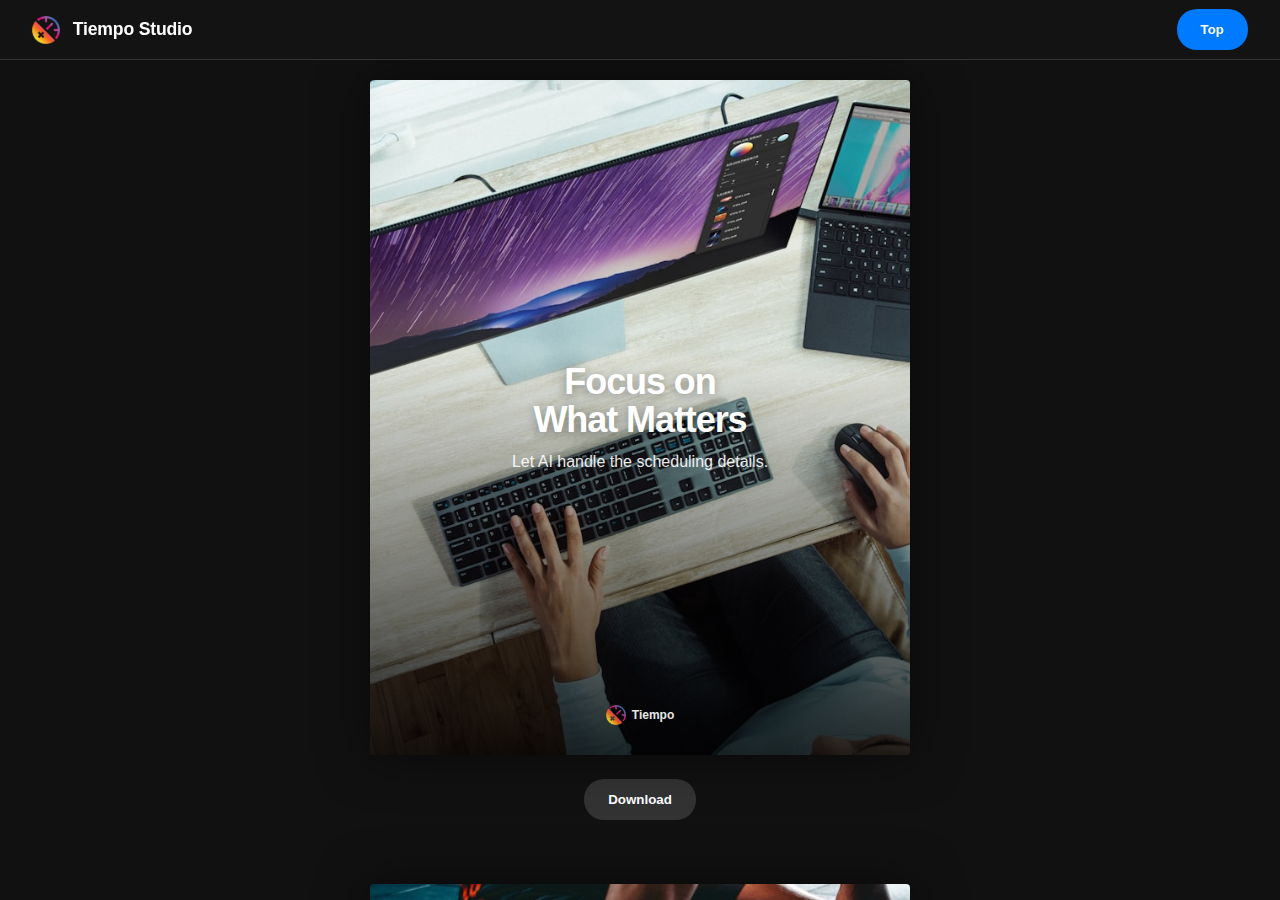
<file: marketing/index.html>
<!DOCTYPE html>
<html lang="en">
<head>
    <meta charset="UTF-8">
    <meta name="viewport" content="width=device-width, initial-scale=1.0">
    <title>Tiempo Studio</title>
    <script src="https://html2canvas.hertzen.com/dist/html2canvas.min.js"></script>
    <style>
        :root {
            /* Tiempo Design System */
            --color-primary: #007AFF;
            --color-success: #34C759;
            --color-warning: #FF9500;
            --color-danger: #FF3B30;
            --color-purple: #AF52DE;
            --color-orange: #f26522;
            --color-magenta: #ec008c;
            --color-sunrise-blue: #1c75bc;
            
            --color-white: #FFFFFF;
            --color-bg: #F2F2F7;
            --text-primary: #1C1C1E;
            --text-secondary: #8E8E93;
            
            --gradient-sunrise: linear-gradient(45deg, var(--color-sunrise-blue) 0%, var(--color-magenta) 30%, var(--color-orange) 65%, #f9ed32 100%);
            
            --font-display: -apple-system, BlinkMacSystemFont, 'SF Pro Display', 'Segoe UI', Roboto, sans-serif;
            --font-body: -apple-system, BlinkMacSystemFont, 'SF Pro Text', 'Segoe UI', Roboto, sans-serif;
            
            --radius-phone: 40px;
            --shadow-float: 0 20px 50px rgba(0,0,0,0.2);
        }

        * { margin: 0; padding: 0; box-sizing: border-box; }

        body {
            font-family: var(--font-body);
            background: #111;
            color: white;
            height: 100vh;
            overflow: hidden; /* Scroll handled by feed */
        }

        /* Header */
        header {
            position: fixed;
            top: 0; left: 0; right: 0;
            height: 60px;
            background: rgba(20, 20, 20, 0.8);
            backdrop-filter: blur(20px);
            border-bottom: 1px solid #333;
            display: flex;
            align-items: center;
            justify-content: space-between;
            padding: 0 2rem;
            z-index: 100;
        }

        .brand {
            display: flex;
            align-items: center;
            gap: 0.8rem;
            font-weight: 600;
            font-size: 1.1rem;
            letter-spacing: -0.01em;
        }

        /* Feed Container (Snap Scrolling) */
        .feed-container {
            height: 100vh;
            overflow-y: scroll;
            scroll-snap-type: y mandatory;
            padding-top: 60px; /* Header offset */
            display: flex;
            flex-direction: column;
            align-items: center;
        }

        .slide-wrapper {
            scroll-snap-align: center;
            height: 100vh; /* Full viewport per slide */
            width: 100%;
            display: flex;
            flex-direction: column;
            align-items: center;
            justify-content: center;
            gap: 1.5rem;
            padding: 2rem 0;
        }

        /* Canvas Wrapper - visual only */
        .canvas-container {
            width: 540px; 
            height: 675px; /* 4:5 Aspect Ratio scaled 0.5x */
            box-shadow: 0 0 50px rgba(0,0,0,0.5);
            border-radius: 4px;
            overflow: hidden;
            position: relative;
            background: #222;
        }

        /* The ACTUAL 1080p Canvas (Scaled Down) */
        .slide {
            width: 1080px;
            height: 1350px;
            background: var(--color-white);
            position: absolute;
            top: 0; left: 0;
            transform-origin: top left;
            transform: scale(0.5);
            overflow: hidden;
            display: flex;
            flex-direction: column;
        }

        /* --- CONTENT STYLES --- */

        /* Backgrounds */
        .bg-layer { position: absolute; inset: 0; z-index: 0; }
        .bg-layer img { width: 100%; height: 100%; object-fit: cover; }
        .bg-layer.gradient { background: var(--gradient-sunrise); }
        .bg-layer.clean { background: #FFFFFF; }
        
        .overlay {
            position: absolute;
            inset: 0;
            z-index: 1;
        }
        .overlay.fade-bottom { background: linear-gradient(to top, rgba(0,0,0,0.8), transparent 60%); }
        .overlay.fade-full { background: rgba(0,0,0,0.3); }

        /* Typography */
        .content-layer {
            position: relative;
            z-index: 10;
            flex: 1;
            display: flex;
            flex-direction: column;
            padding: 80px;
        }

        .slide-title {
            font-family: var(--font-display);
            font-weight: 800;
            font-size: 4.5rem;
            line-height: 1.05;
            letter-spacing: -0.03em;
            margin-bottom: 1.5rem;
        }

        .slide-subtitle {
            font-family: var(--font-display);
            font-size: 2rem;
            font-weight: 500;
            line-height: 1.4;
            opacity: 0.9;
        }

        /* --- UI COMPONENTS (Matching index.html) --- */

        /* 1. Timeline Item (The "Event Bubble") */
        .timeline-item {
            display: flex;
            align-items: center;
            gap: 24px;
            padding: 24px;
            background: var(--color-white);
            border-radius: 28px; /* Scaled up */
            font-size: 1.7rem; /* Scaled up */
            font-weight: 500;
            box-shadow: 0 4px 20px rgba(0,0,0,0.06);
            width: 100%;
            margin-bottom: 24px;
            color: var(--text-primary);
        }

        .timeline-icon {
            width: 64px;
            height: 64px;
            min-width: 64px;
            border-radius: 20px;
            display: flex;
            align-items: center;
            justify-content: center;
            font-size: 2rem;
            color: white;
        }

        /* Icon Gradients */
        .timeline-icon.workout { background: linear-gradient(135deg, var(--color-orange), var(--color-magenta)); }
        .timeline-icon.meeting { background: linear-gradient(135deg, var(--color-primary), var(--color-purple)); }
        .timeline-icon.wellness { background: linear-gradient(135deg, #81C784, var(--color-success)); }
        .timeline-icon.focus { background: linear-gradient(135deg, #5856D6, #007AFF); }

        .timeline-details { flex: 1; }
        .timeline-time { margin-left: auto; color: var(--text-secondary); font-size: 1.4rem; }

        /* 2. Phone Mockup */
        .phone-container {
            width: 100%;
            height: 100%;
            display: flex;
            align-items: center;
            justify-content: center;
            padding-top: 40px;
        }

        .phone-mockup {
            width: 580px;
            height: 1100px;
            background: #000;
            border-radius: 80px;
            padding: 16px;
            box-shadow: 
                0 50px 100px -20px rgba(0,0,0,0.3),
                inset 0 0 0 4px rgba(255,255,255,0.2);
            position: relative;
        }

        .phone-screen {
            width: 100%;
            height: 100%;
            background: var(--color-bg);
            border-radius: 64px;
            overflow: hidden;
            position: relative;
            display: flex;
            flex-direction: column;
        }

        /* Dynamic Island */
        .dynamic-island {
            position: absolute;
            top: 20px;
            left: 50%;
            transform: translateX(-50%);
            width: 180px;
            height: 50px;
            background: black;
            border-radius: 30px;
            z-index: 100;
        }

        .phone-ui-content {
            padding: 100px 40px 40px; /* Top padding for notch */
            display: flex;
            flex-direction: column;
            gap: 20px;
        }

        .phone-date {
            font-family: var(--font-display);
            font-size: 2.5rem;
            font-weight: 700;
            color: var(--text-primary);
            margin-bottom: 20px;
        }

        /* Layouts */
        .layout-hero { text-align: center; justify-content: center; align-items: center; color: white; }
        .layout-hero .slide-title { text-shadow: 0 4px 20px rgba(0,0,0,0.3); }
        
        .layout-ui { background: var(--gradient-sunrise); }
        
        .layout-clean { background: white; justify-content: center; align-items: center; text-align: center; }
        .layout-clean .slide-title { color: var(--text-primary); }
        .layout-clean .slide-subtitle { color: var(--text-secondary); }

        /* Floating Elements */
        .floating-circle {
            position: absolute;
            border-radius: 50%;
            display: flex;
            align-items: center;
            justify-content: center;
            font-size: 3rem;
            box-shadow: 0 10px 30px rgba(0,0,0,0.1);
            animation: float 8s ease-in-out infinite;
            background: white;
            width: 100px;
            height: 100px;
            z-index: 5;
        }
        @keyframes float { 0%,100% {transform:translateY(0)} 50% {transform:translateY(-20px)} }

        /* Buttons */
        .btn {
            background: #333;
            color: white;
            border: none;
            padding: 0.8rem 1.5rem;
            border-radius: 20px;
            font-weight: 600;
            cursor: pointer;
            display: inline-flex;
            align-items: center;
            gap: 0.5rem;
            transition: 0.2s;
        }
        .btn:hover { background: #555; transform: scale(1.05); }
        .btn-primary { background: var(--color-primary); }
        .btn-primary:hover { background: #0063d6; }

        .watermark {
            position: absolute;
            bottom: 60px;
            left: 0; right: 0;
            display: flex; justify-content: center; align-items: center; gap: 12px;
            opacity: 0.9;
            z-index: 20;
        }
        .watermark img { height: 40px; }
        .watermark span { font-family: var(--font-display); font-weight: 700; font-size: 1.5rem; }

    </style>
</head>
<body>

    <header>
        <div class="brand">
            <img src="../logo.png" height="28">
            <span>Tiempo Studio</span>
        </div>
        <button class="btn btn-primary" onclick="window.scrollTo({top: 0, behavior: 'smooth'})">Top</button>
    </header>

    <div class="feed-container" id="feed">
        <!-- Content injected here -->
    </div>

    <script>
        const feed = document.getElementById('feed');

        // Data Sources
        const copy = {
            hero: [
                { h: "Plan Your Day<br>With AI", s: "Experience the future of productivity." },
                { h: "Wellness,<br>Reimagined", s: "Track habits, health, and happiness." },
                { h: "Focus on<br>What Matters", s: "Let AI handle the scheduling details." },
                { h: "Your Life,<br>Organized", s: "Calendar, goals, and health in sync." }
            ],
            images: [
                "images/desk.jpg", // Desk/Clean
                "images/yoga.jpg", // Yoga
                "images/gym.jpg", // Gym
                "images/planning.jpg", // Planning
                "images/lifestyle.jpg"  // Lifestyle
            ],
            events: [
                { t: "Morning Yoga", time: "7:00 AM", icon: "🧘‍♀️", type: "wellness" },
                { t: "Deep Work", time: "9:00 AM", icon: "💻", type: "meeting" },
                { t: "Team Sync", time: "1:00 PM", icon: "👥", type: "focus" },
                { t: "Evening Run", time: "6:00 PM", icon: "🏃", type: "workout" }
            ]
        };

        function getRandom(arr) { return arr[Math.floor(Math.random() * arr.length)]; }

        // Template 1: Lifestyle Hero
        function createHeroSlide() {
            const txt = getRandom(copy.hero);
            const img = getRandom(copy.images);
            return `
                <div class="bg-layer"><img src="${img}" crossorigin="anonymous"></div>
                <div class="overlay fade-bottom"></div>
                <div class="content-layer layout-hero">
                    <h1 class="slide-title">${txt.h}</h1>
                    <p class="slide-subtitle">${txt.s}</p>
                    <div class="watermark" style="color: white;">
                        <img src="../logo.png" crossorigin="anonymous">
                        <span>Tiempo</span>
                    </div>
                </div>
            `;
        }

        // Template 2: Phone UI Showcase
        function createUISlide() {
            let items = '';
            copy.events.forEach(e => {
                items += `
                    <div class="timeline-item">
                        <div class="timeline-icon ${e.type}">${e.icon}</div>
                        <div class="timeline-details">
                            <div>${e.t}</div>
                        </div>
                        <div class="timeline-time">${e.time}</div>
                    </div>
                `;
            });

            return `
                <div class="bg-layer gradient"></div>
                
                <!-- Floating Elements -->
                <div class="floating-circle" style="top: 10%; left: 10%;">📅</div>
                <div class="floating-circle" style="bottom: 20%; right: 10%; animation-delay: -2s;">⚡️</div>

                <div class="content-layer layout-hero" style="justify-content: flex-start; padding-top: 120px;">
                    <div class="phone-container">
                        <div class="phone-mockup">
                            <div class="dynamic-island"></div>
                            <div class="phone-screen">
                                <div class="phone-ui-content">
                                    <div class="phone-date">Today</div>
                                    ${items}
                                </div>
                            </div>
                        </div>
                    </div>
                    
                    <div class="watermark" style="color: white;">
                        <img src="../logo.png" crossorigin="anonymous">
                        <span>Tiempo</span>
                    </div>
                </div>
            `;
        }

        // Template 3: Clean Feature List
        function createFeatureSlide() {
            let items = '';
            // Shuffle and pick 3
            const shuffled = [...copy.events].sort(() => 0.5 - Math.random()).slice(0, 3);
            shuffled.forEach(e => {
                items += `
                    <div class="timeline-item" style="box-shadow: 0 8px 30px rgba(0,0,0,0.08); margin-bottom: 40px;">
                        <div class="timeline-icon ${e.type}">${e.icon}</div>
                        <div class="timeline-details">
                            <div style="font-size: 2rem; font-weight: 600;">${e.t}</div>
                            <div style="color:var(--text-secondary); margin-top: 4px;">Health & Habits</div>
                        </div>
                    </div>
                `;
            });

            return `
                <div class="bg-layer clean"></div>
                <div class="content-layer layout-clean">
                    <h1 class="slide-title" style="color: var(--text-primary); margin-bottom: 80px;">Your Day,<br>Simplified.</h1>
                    <div style="width: 100%; max-width: 800px;">
                        ${items}
                    </div>
                    <div class="watermark" style="color: var(--text-primary);">
                        <img src="../logo.png" crossorigin="anonymous">
                        <span>Tiempo</span>
                    </div>
                </div>
            `;
        }

        // Generate Function
        function addSlide() {
            const wrapper = document.createElement('div');
            wrapper.className = 'slide-wrapper';

            const container = document.createElement('div');
            container.className = 'canvas-container';

            const slide = document.createElement('div');
            slide.className = 'slide';

            // Randomly pick template
            const rand = Math.random();
            if (rand < 0.33) slide.innerHTML = createHeroSlide();
            else if (rand < 0.66) slide.innerHTML = createUISlide();
            else slide.innerHTML = createFeatureSlide();

            container.appendChild(slide);

            // Controls
            const btn = document.createElement('button');
            btn.className = 'btn';
            btn.innerHTML = 'Download';
            btn.onclick = () => {
                btn.textContent = 'Generating...';
                html2canvas(slide, { scale: 2, useCORS: true, backgroundColor: null }).then(c => {
                    const a = document.createElement('a');
                    a.download = 'tiempo-post.png';
                    a.href = c.toDataURL('image/png');
                    a.click();
                    btn.textContent = 'Download';
                });
            };

            wrapper.appendChild(container);
            wrapper.appendChild(btn);
            feed.appendChild(wrapper);
        }

        // Infinite Scroll
        const observer = new IntersectionObserver((entries) => {
            if (entries[0].isIntersecting) {
                addSlide();
                addSlide();
            }
        }, { rootMargin: '200px' });

        // Add sentinel
        const sentinel = document.createElement('div');
        feed.after(sentinel);
        observer.observe(sentinel);

        // Initial Load
        addSlide();
        addSlide();
        addSlide();

    </script>
</body>
</html>
</file>
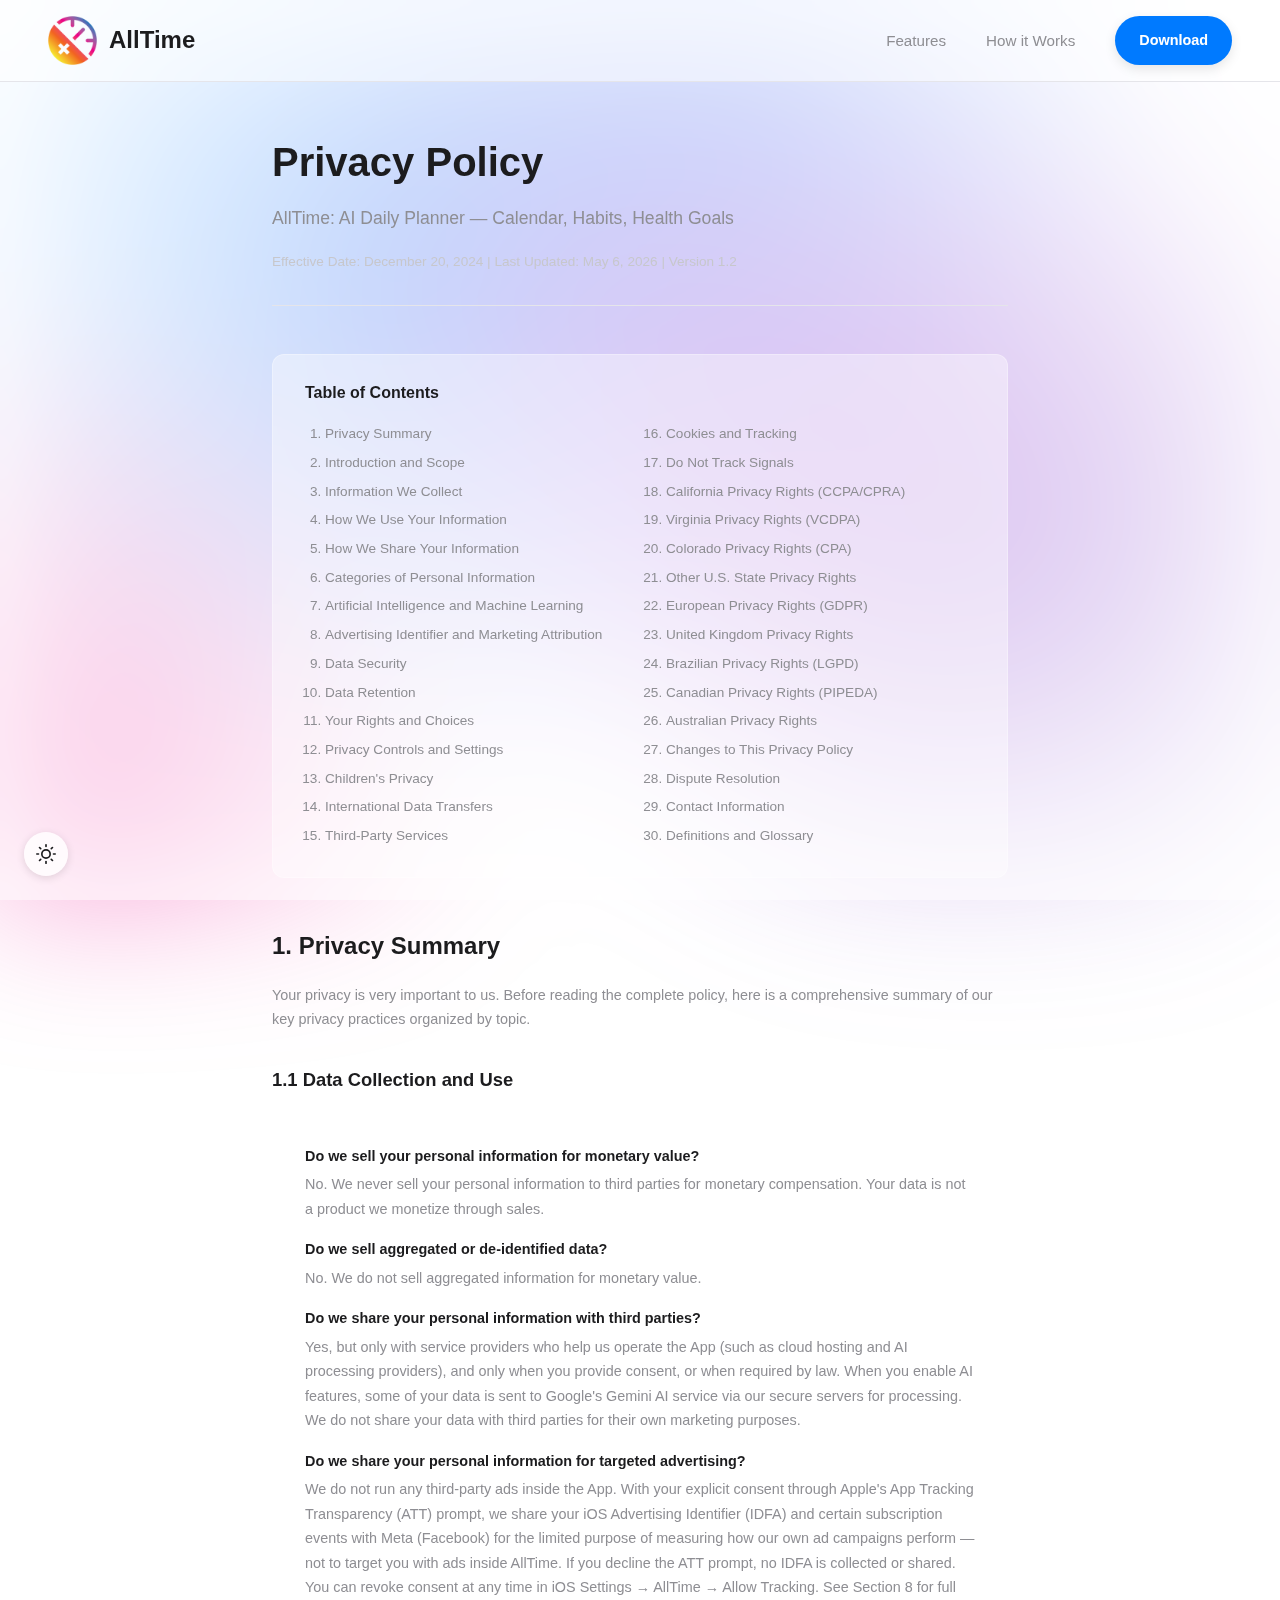
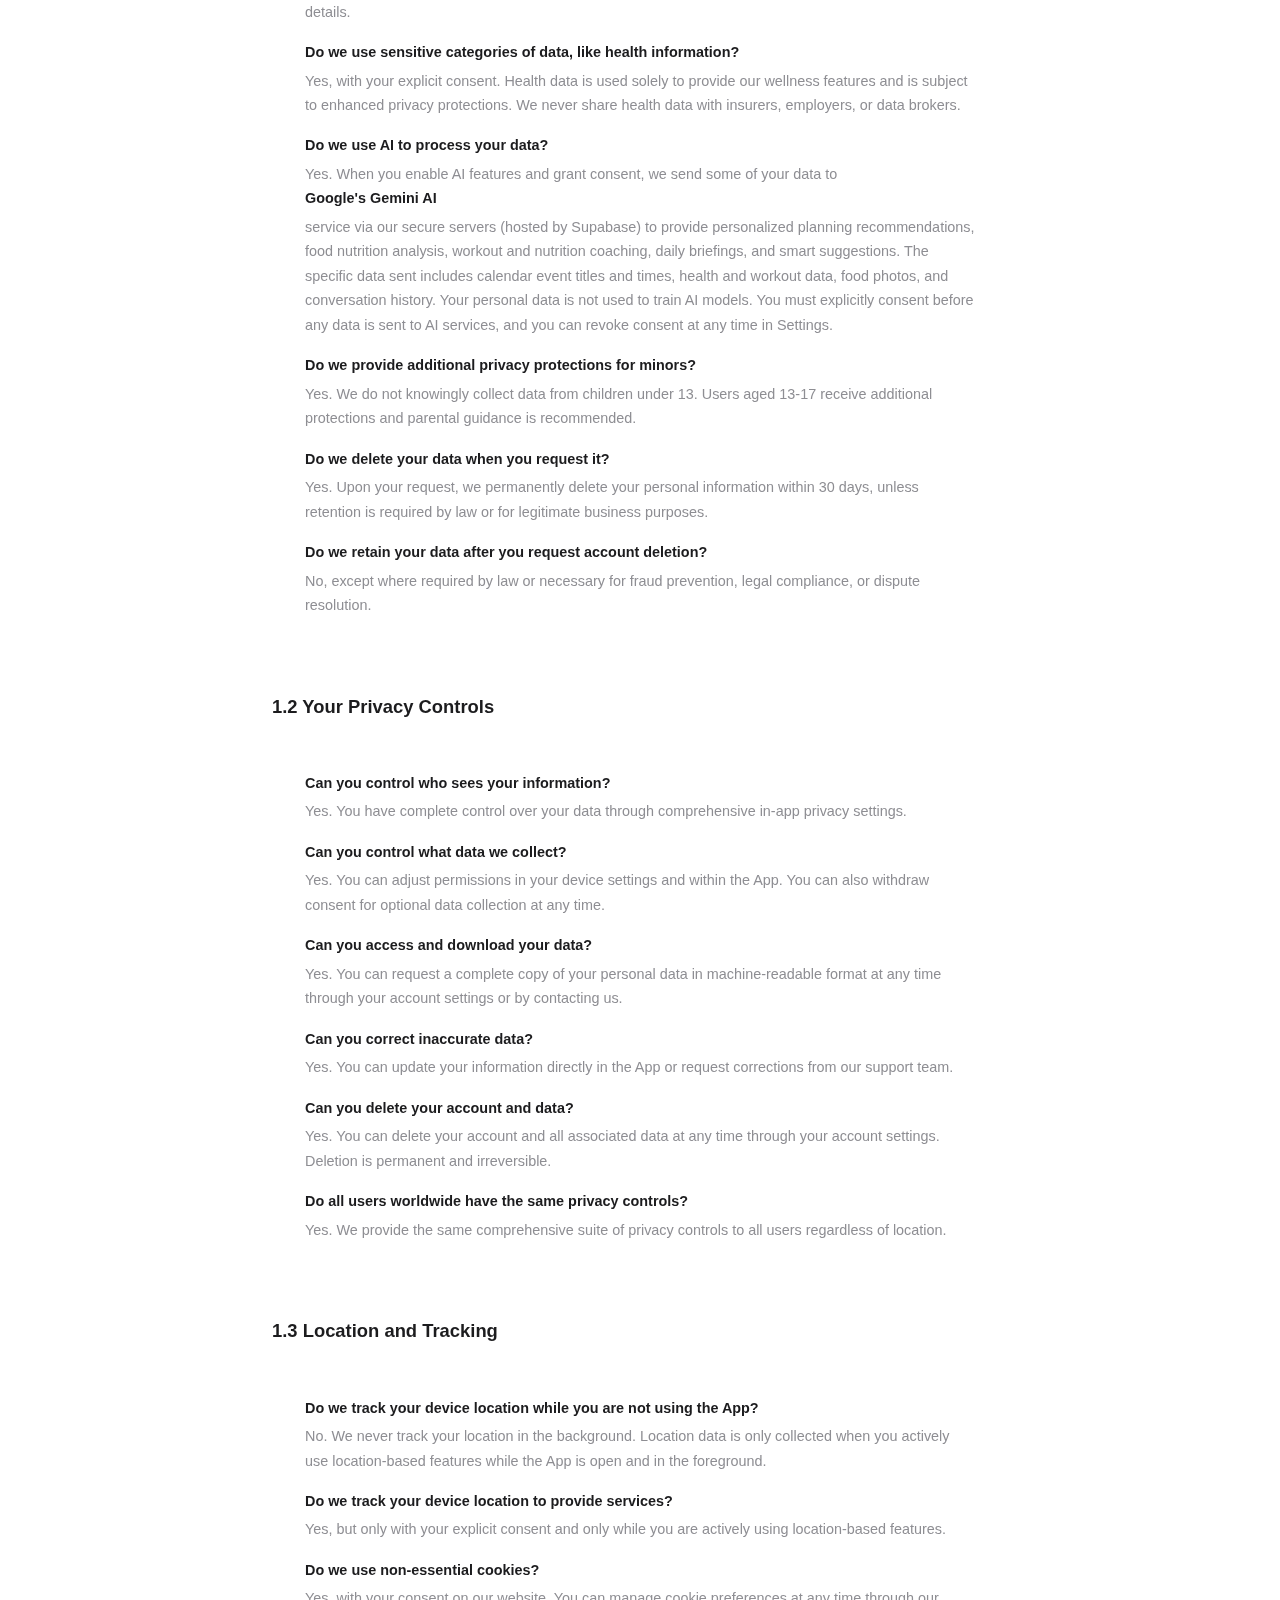
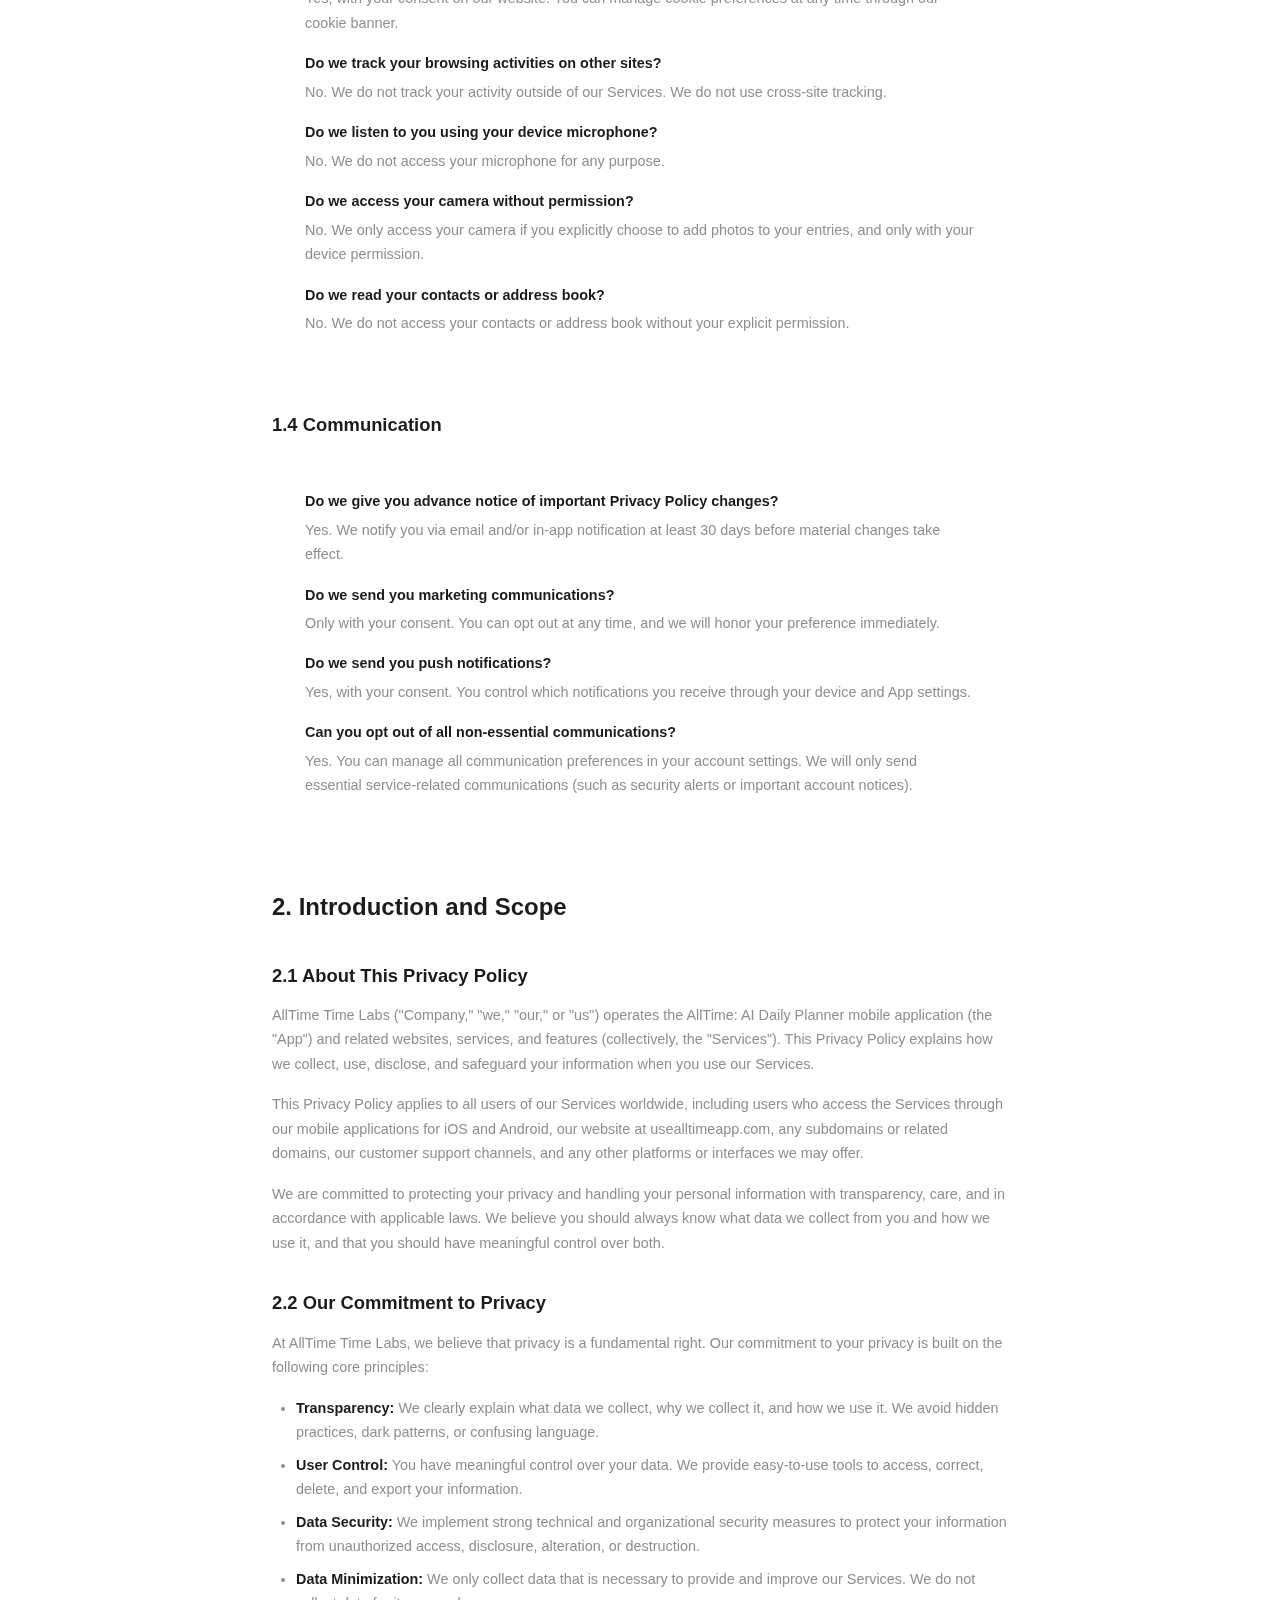
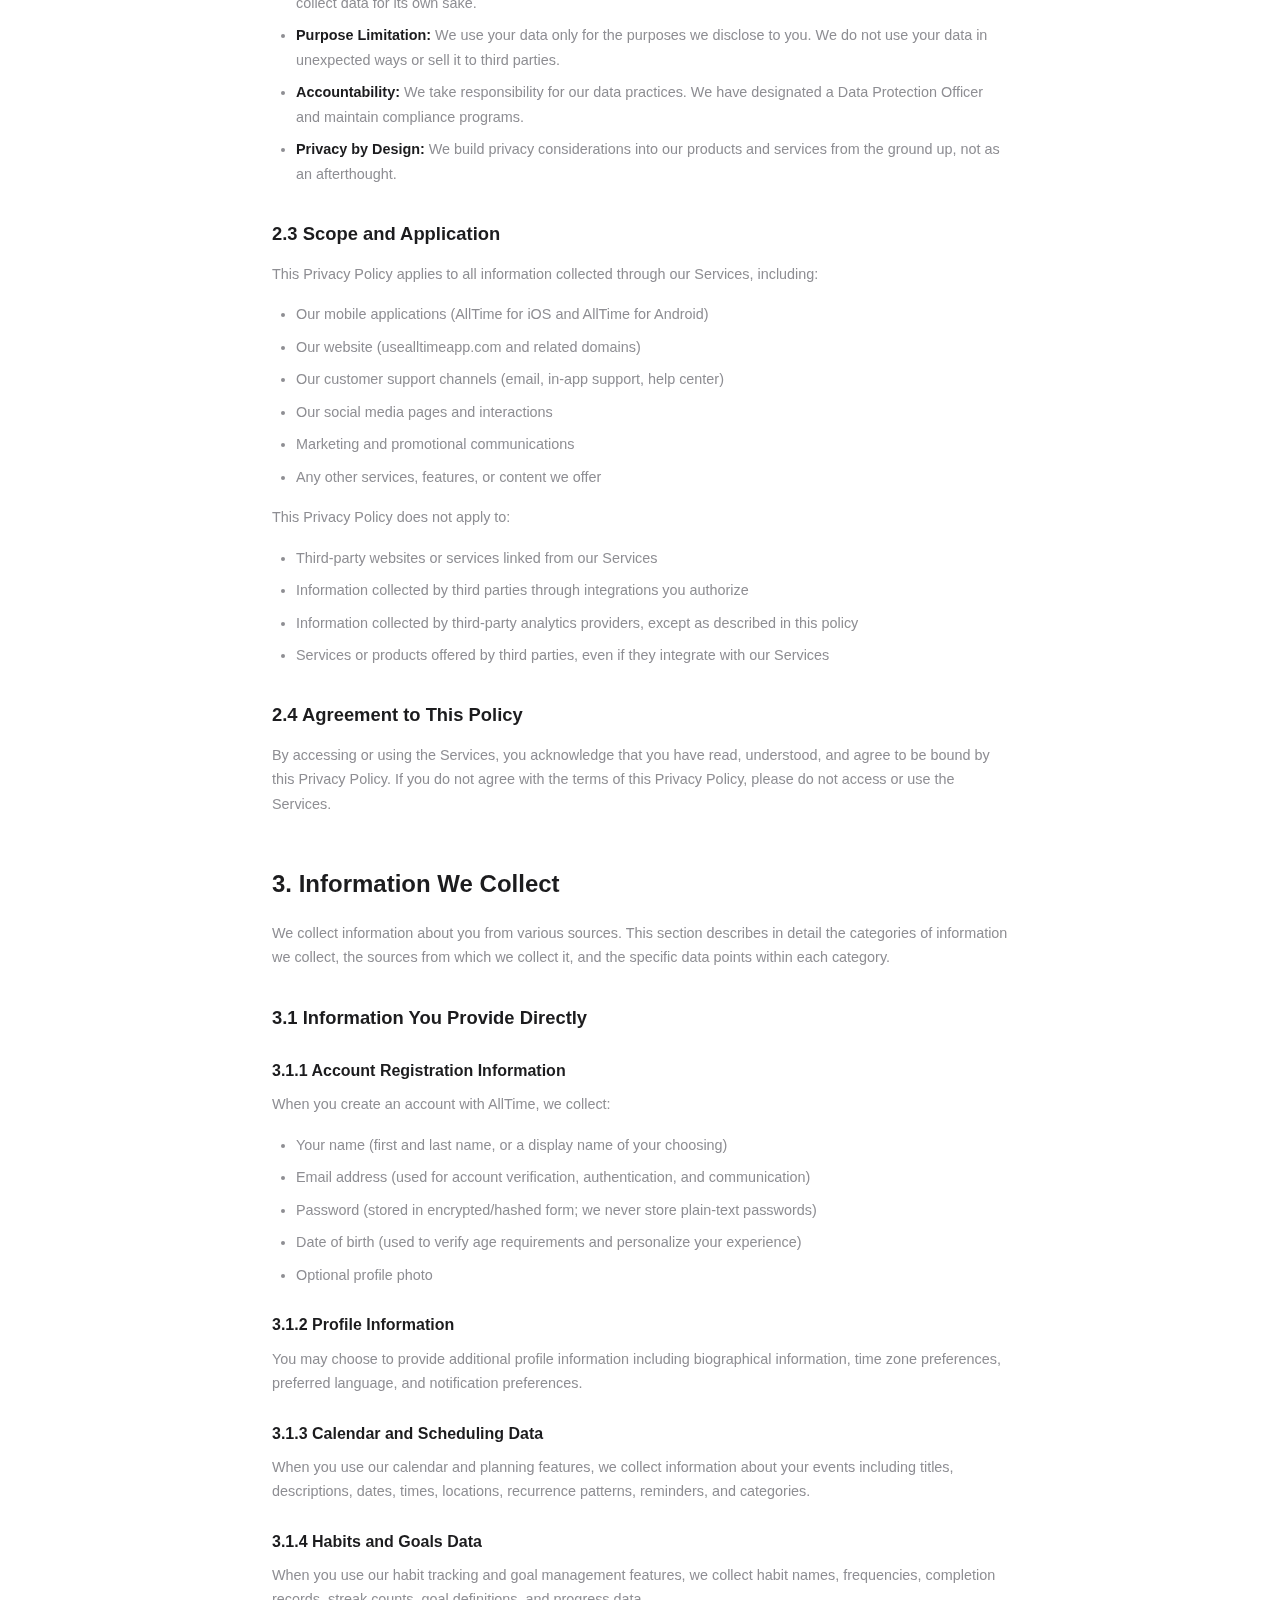
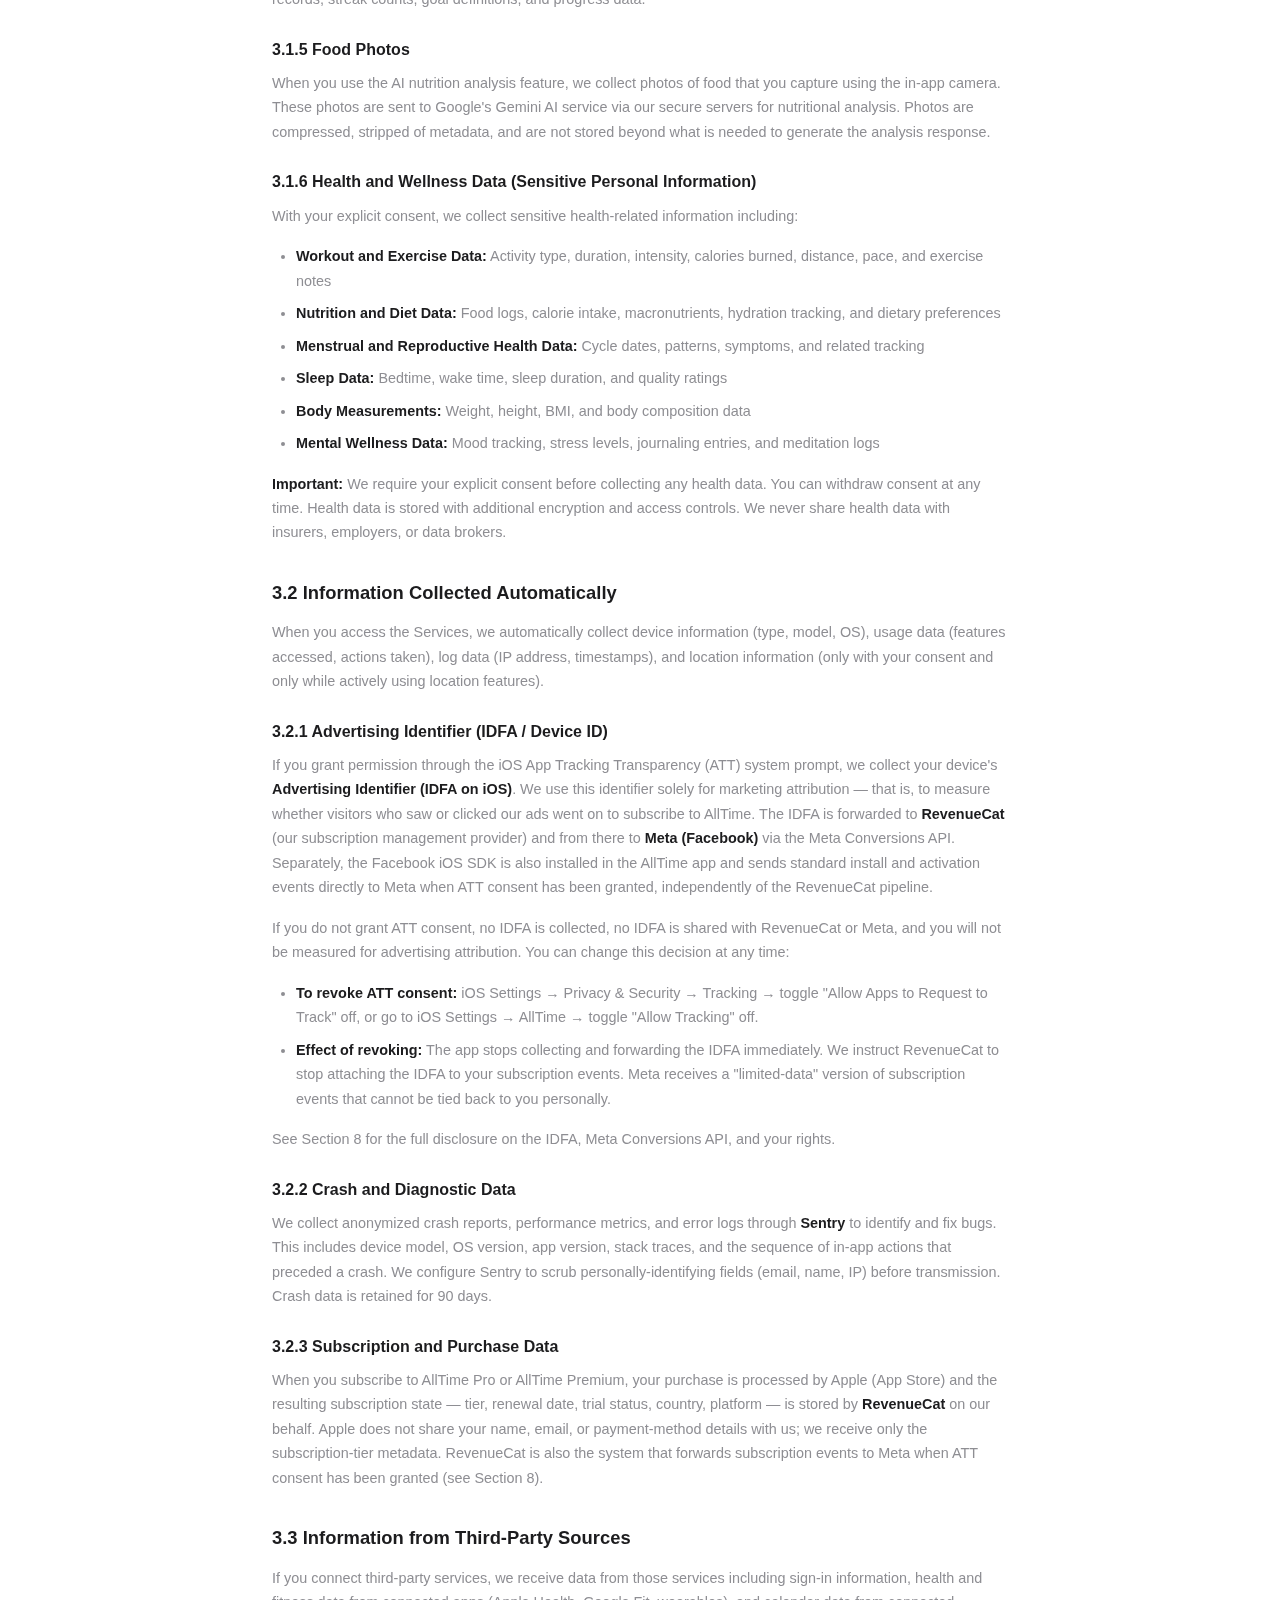
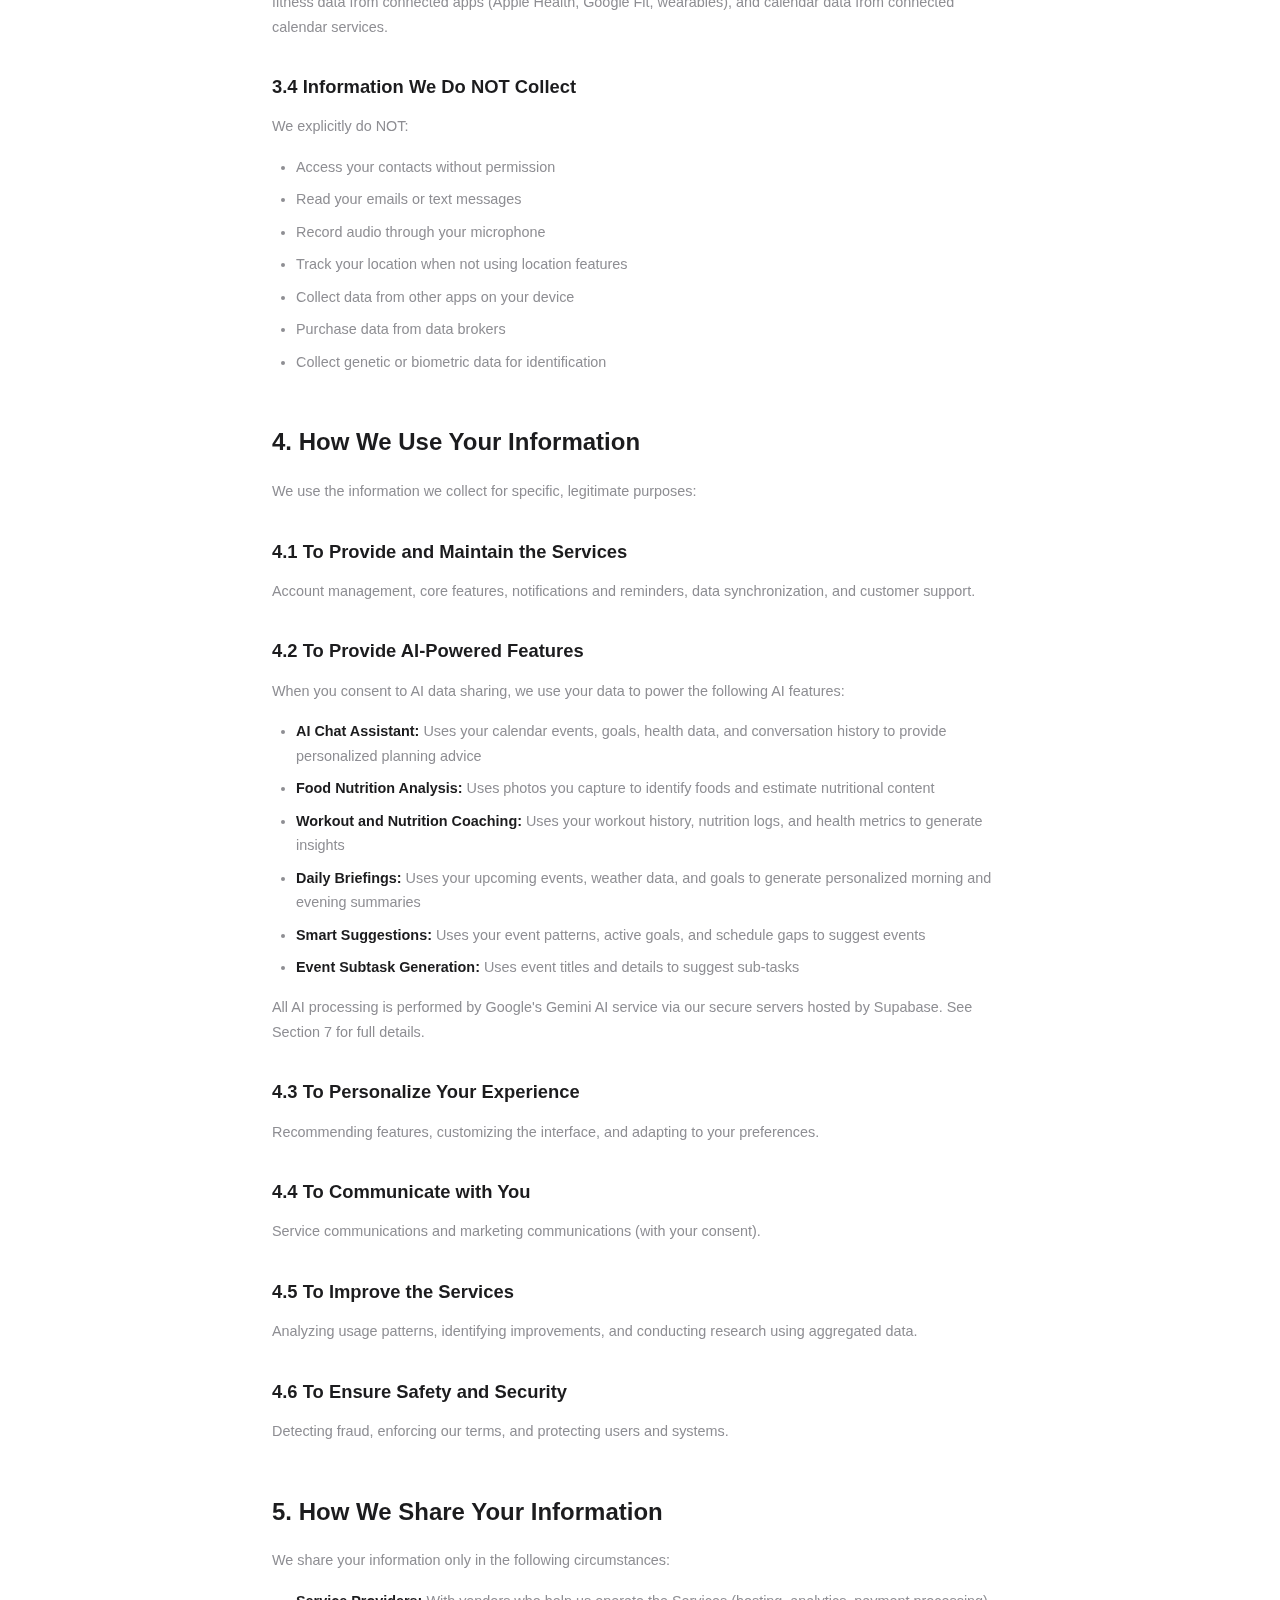
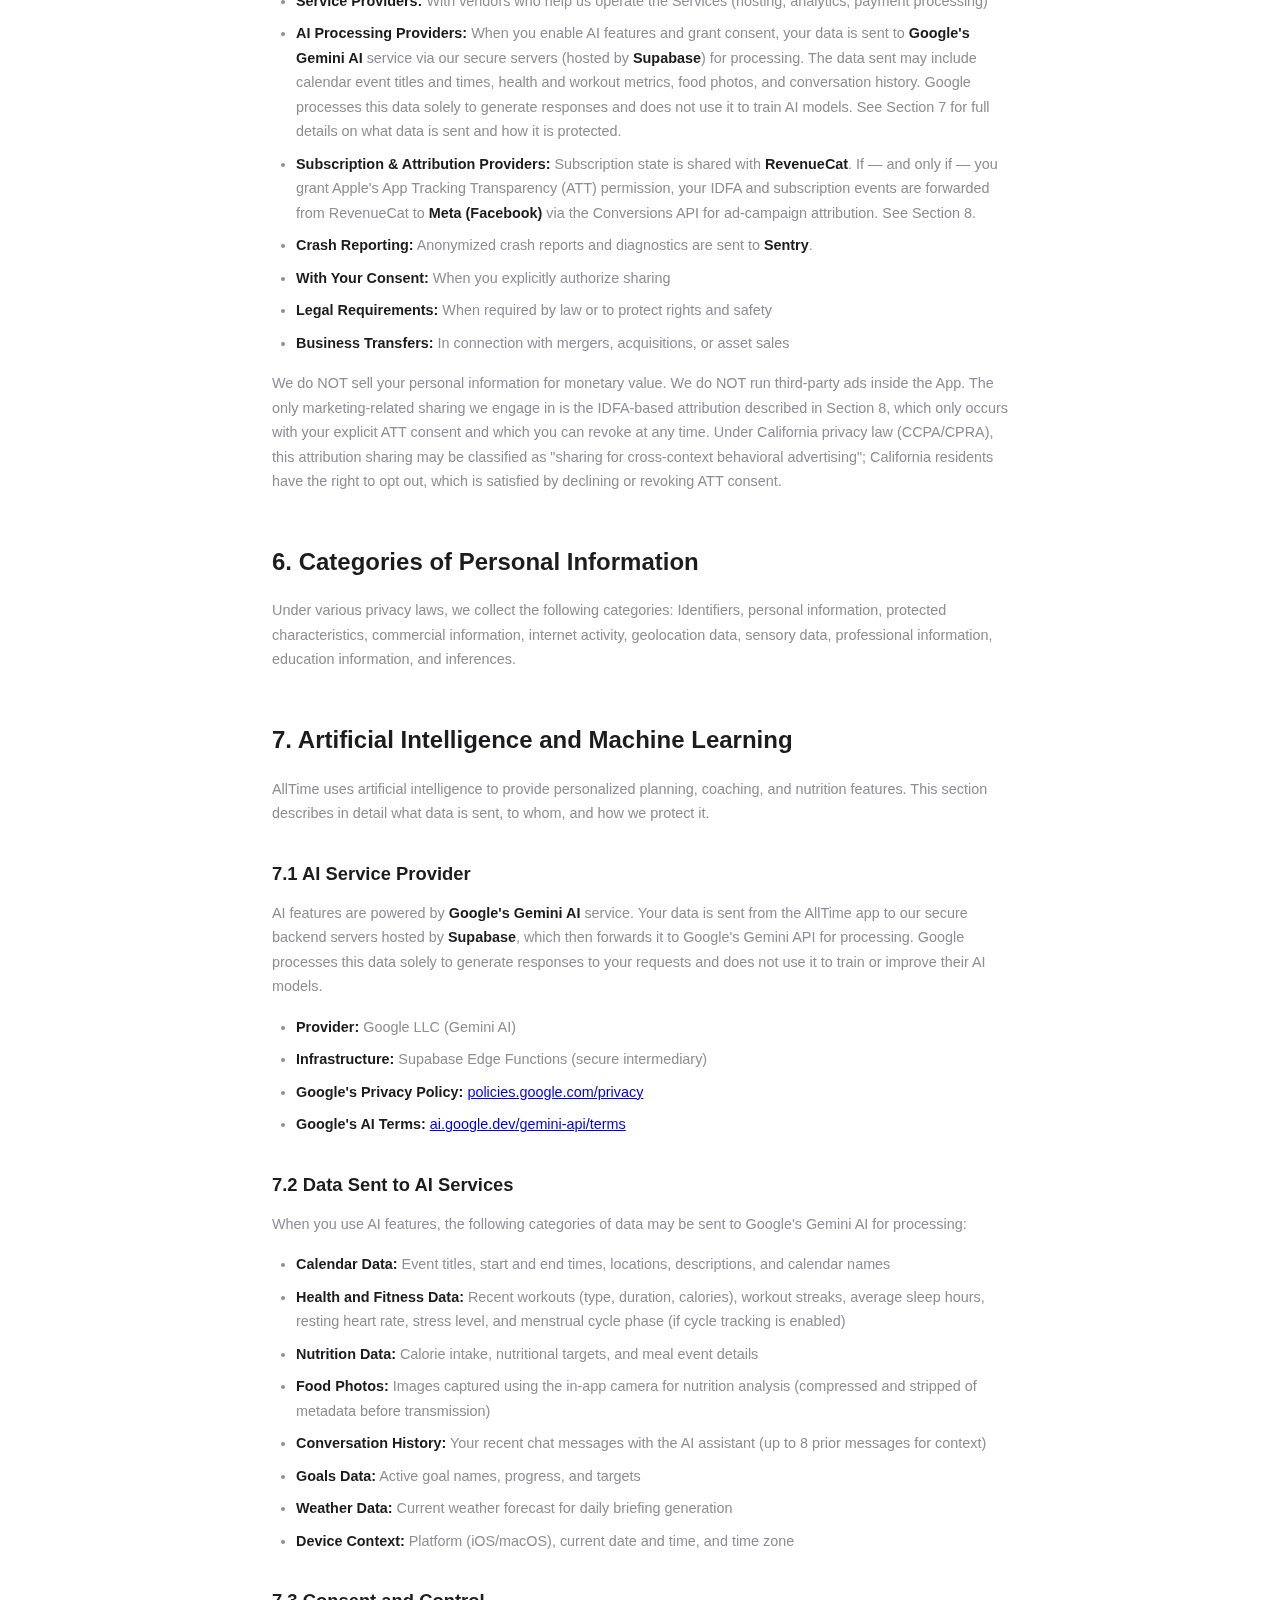
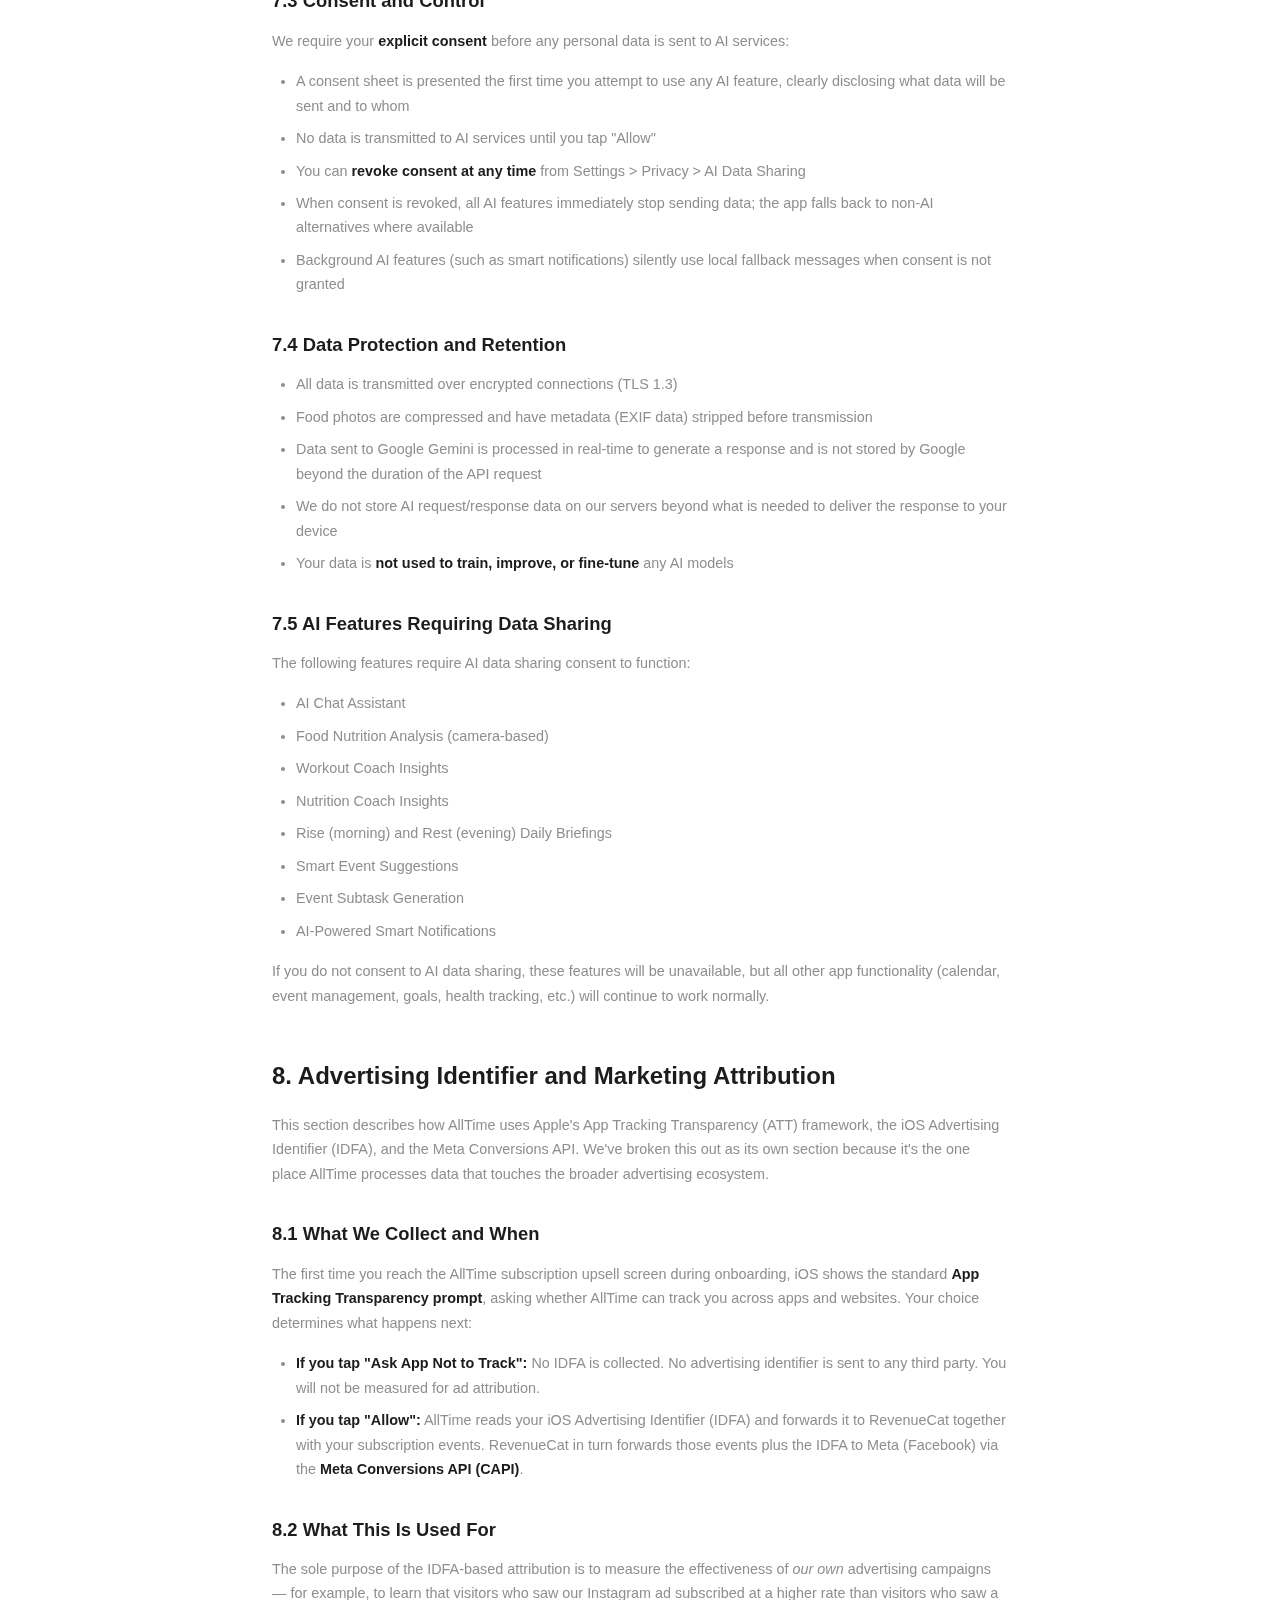
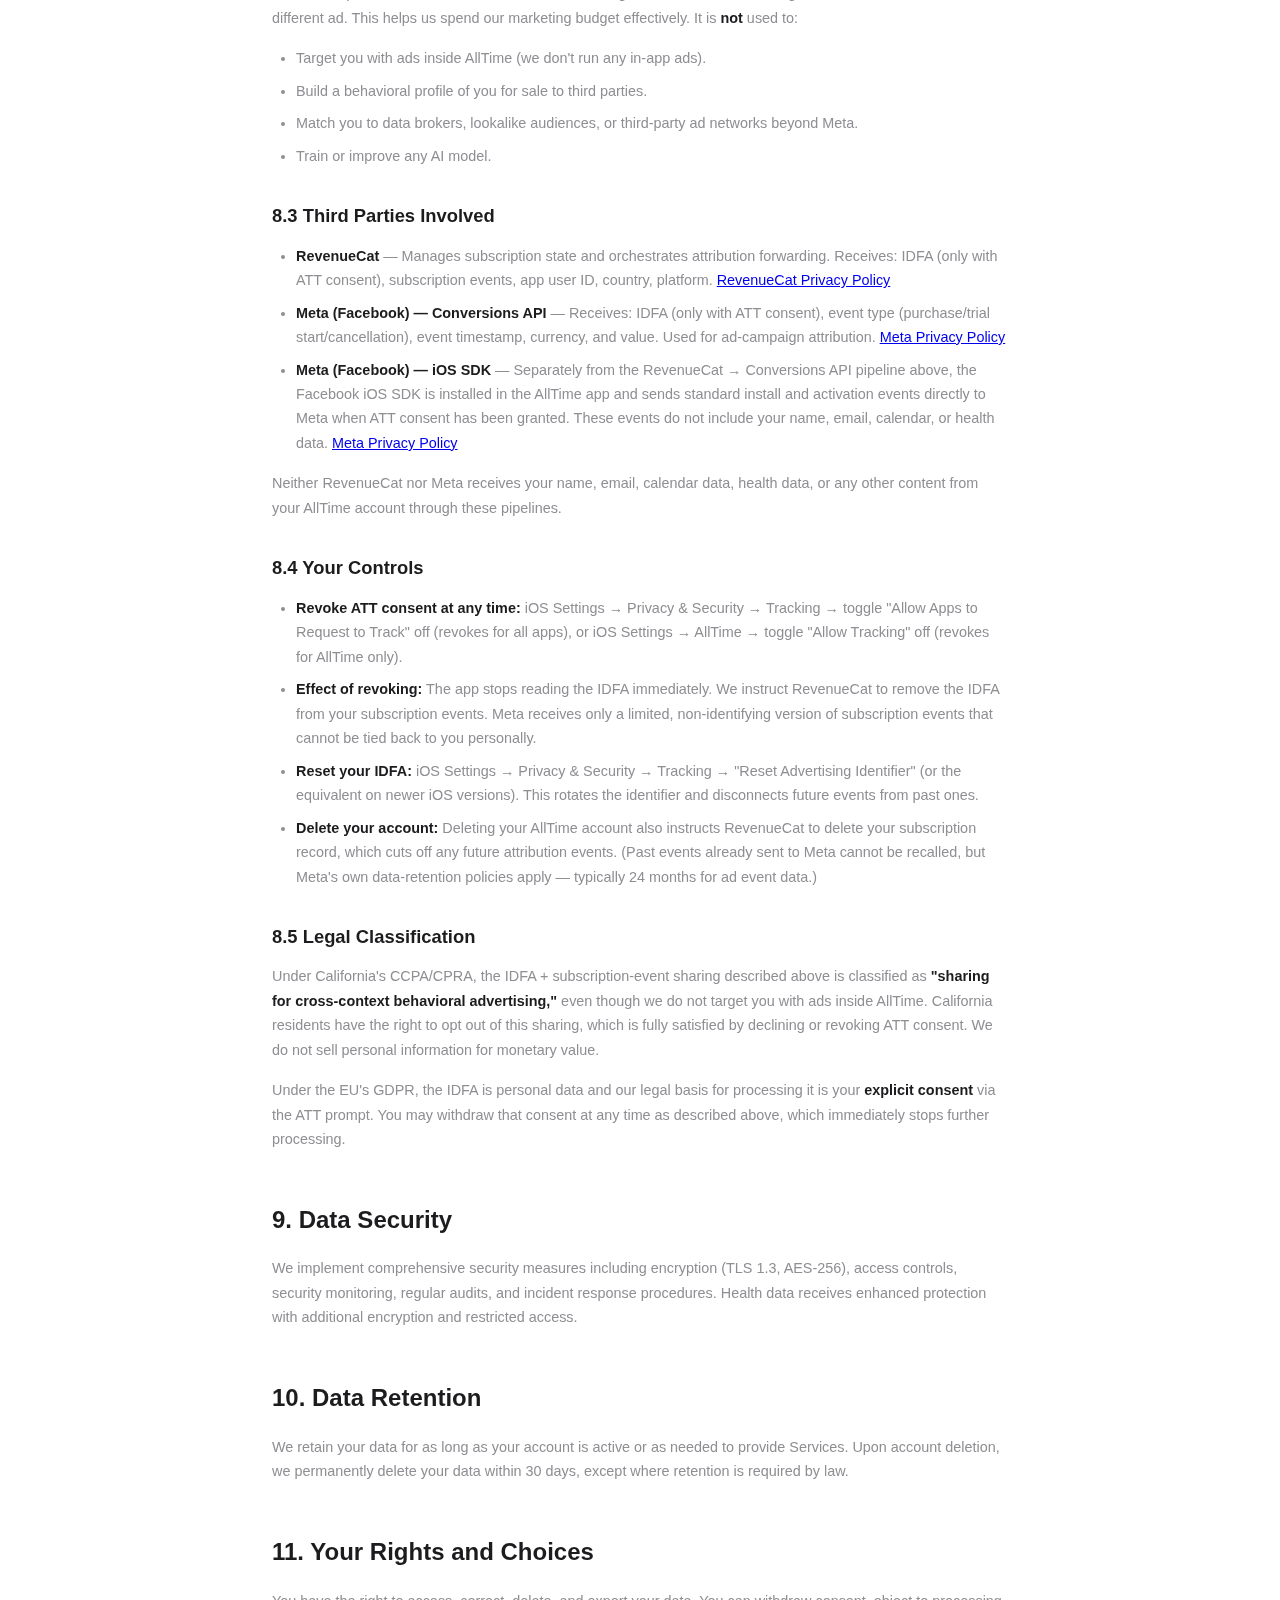
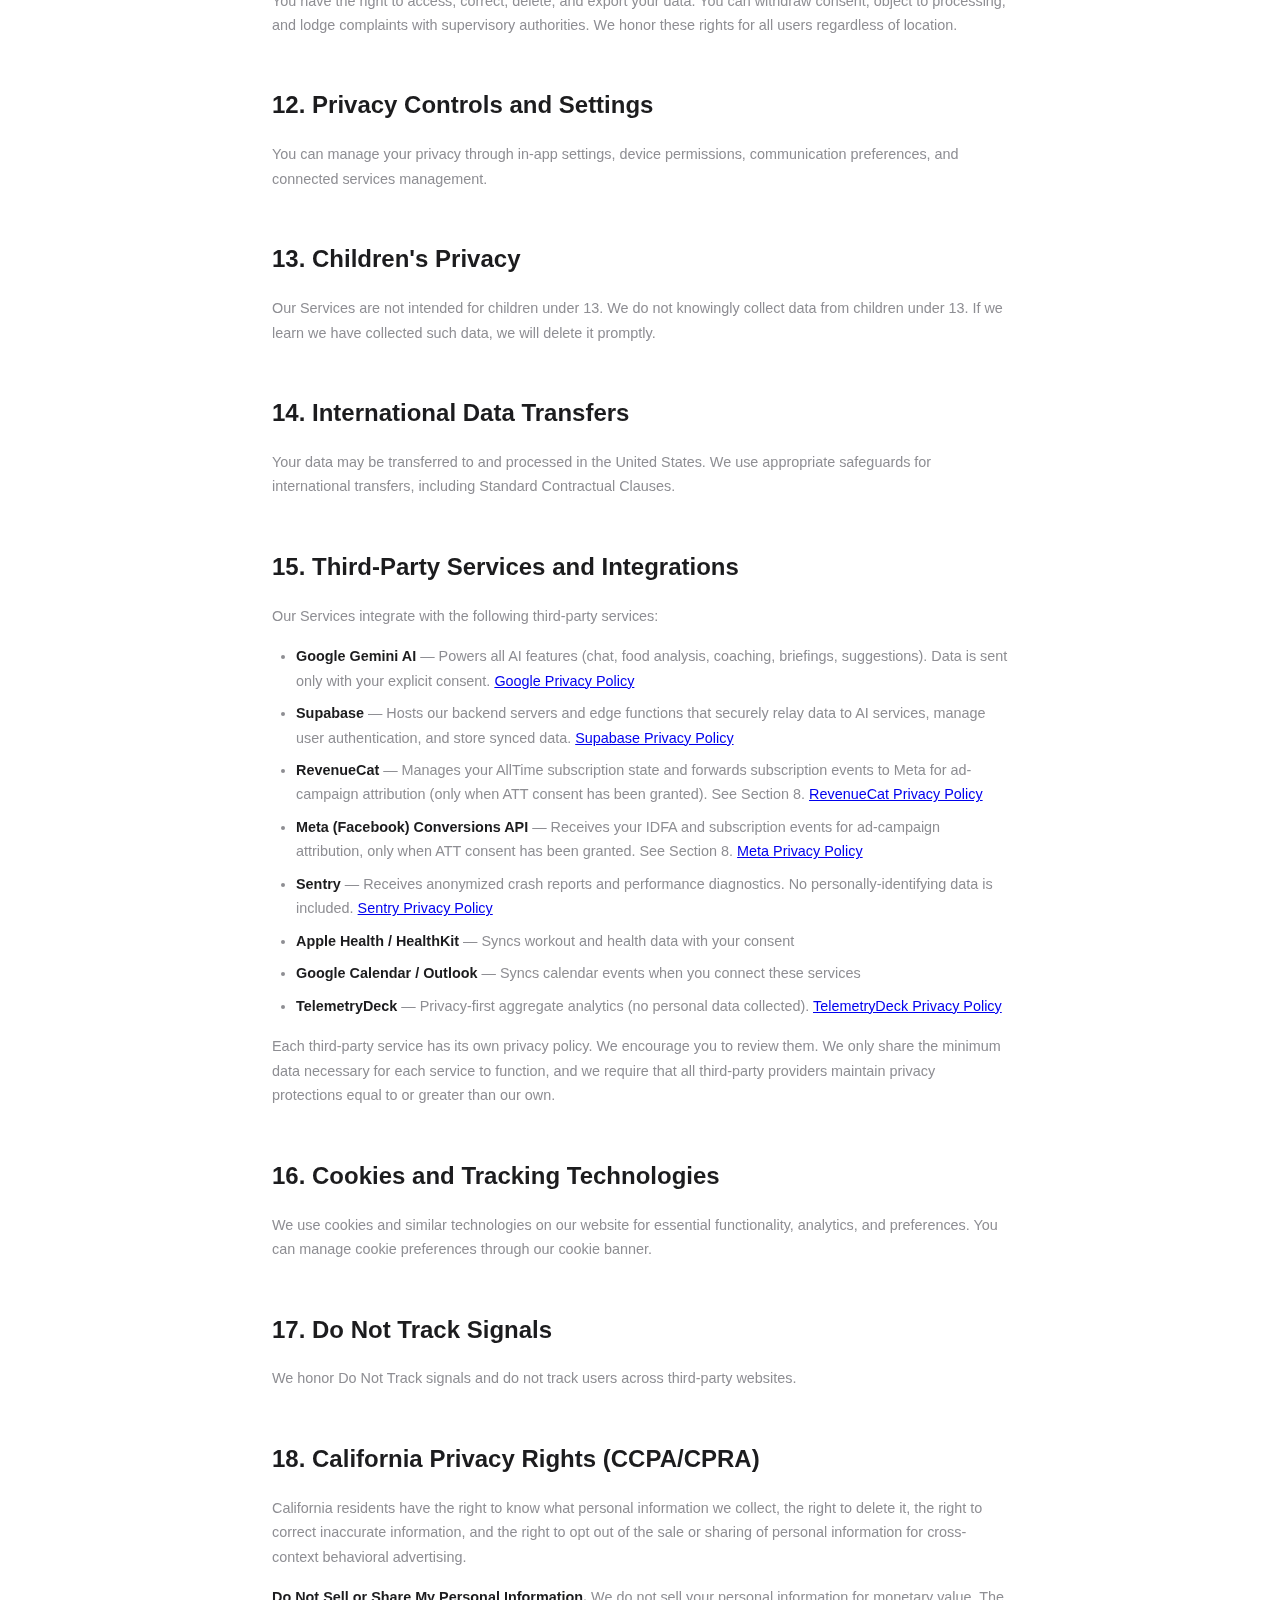
<file: privacy/index.html>
<!DOCTYPE html>
<html lang="en">
<head>
    <meta charset="UTF-8">
    <meta name="viewport" content="width=device-width, initial-scale=1.0">

    <!-- Meta Pixel Code -->
    <script>
    !function(f,b,e,v,n,t,s)
    {if(f.fbq)return;n=f.fbq=function(){n.callMethod?
    n.callMethod.apply(n,arguments):n.queue.push(arguments)};
    if(!f._fbq)f._fbq=n;n.push=n;n.loaded=!0;n.version='2.0';
    n.queue=[];t=b.createElement(e);t.async=!0;
    t.src=v;s=b.getElementsByTagName(e)[0];
    s.parentNode.insertBefore(t,s)}(window, document,'script',
    'https://connect.facebook.net/en_US/fbevents.js');
    fbq('init', '2130274254502921');
    fbq('track', 'PageView');
    </script>
    <noscript><img height="1" width="1" style="display:none"
    src="https://www.facebook.com/tr?id=2130274254502921&ev=PageView&noscript=1"
    /></noscript>
    <!-- End Meta Pixel Code -->
    <title>Privacy Policy — AllTime</title>
    <meta name="description" content="Privacy Policy for AllTime: AI Daily Planner">
    <link rel="icon" type="image/png" href="../logo.png">
    <link rel="canonical" href="https://usealltimeapp.com/privacy">
    <link rel="alternate" hreflang="en" href="https://usealltimeapp.com/privacy">
    <link rel="alternate" hreflang="x-default" href="https://usealltimeapp.com/privacy">
    <link rel="stylesheet" href="../assets/brand.css?v=20260503a">
    <script defer src="../assets/brand.js?v=20260220h6"></script>

    <!-- Google tag (gtag.js) -->
    <script async src="https://www.googletagmanager.com/gtag/js?id=G-NBB94Y0ELK"></script>
    <script>
      window.dataLayer = window.dataLayer || [];
      function gtag(){dataLayer.push(arguments);}
      gtag('js', new Date());
      gtag('config', 'G-NBB94Y0ELK');
    </script>

    <style>
        :root {
            /* App Design System Colors */
            --color-primary: #007AFF;
            --color-success: #34C759;
            --color-warning: #FF9500;
            --color-danger: #FF3B30;
            --color-purple: #AF52DE;

            /* Neutrals - iOS style */
            --color-white: #FFFFFF;
            --color-background: #F2F2F7;
            --color-card: #FFFFFF;
            --color-gray-200: #E5E5EA;
            --color-gray-400: #C7C7CC;
            --text-primary: #1C1C1E;
            --text-secondary: #8E8E93;
            --text-tertiary: #C7C7CC;

            /* Typography - SF Pro system fonts */
            --font-display: -apple-system, BlinkMacSystemFont, 'SF Pro Display', 'Segoe UI', Roboto, sans-serif;
            --font-body: -apple-system, BlinkMacSystemFont, 'SF Pro Text', 'Segoe UI', Roboto, sans-serif;

            /* Border Radius */
            --radius-sm: 10px;
            --radius-md: 12px;
            --radius-lg: 16px;
            --radius-xl: 20px;
            --radius-full: 9999px;

            /* Spacing */
            --space-md: 0.75rem;
            --space-xl: 1.5rem;

            /* Shadows */
            --shadow-md: 0 4px 12px rgba(0,0,0,0.1);
            --shadow-lg: 0 8px 24px rgba(0,0,0,0.15);
        }

        * {
            margin: 0;
            padding: 0;
            box-sizing: border-box;
        }

        html {
            scroll-behavior: smooth;
        }

        body {
            font-family: var(--font-body);
            background: var(--color-white);
            color: var(--text-secondary);
            line-height: 1.7;
            font-size: 0.9rem;
            transition: background 0.8s ease, color 0.8s ease;
        }

        body.dark-mode {
            --color-white: #1C1C1E;
            --color-background: #000000;
            --color-card: #2C2C2E;
            --color-gray-200: #424245;
            --text-primary: #F2F2F7;
            --text-secondary: #A9A9B3;
            --text-tertiary: #6C6C70;
        }

        body.dark-mode header {
            background: rgba(28, 28, 30, 0.5);
        }

        .theme-toggle {
            position: fixed;
            bottom: 24px;
            left: 24px;
            z-index: 100;
            width: 44px;
            height: 44px;
            border-radius: 50%;
            border: none;
            cursor: pointer;
            display: flex;
            align-items: center;
            justify-content: center;
            font-size: 1.2rem;
            background: rgba(255, 255, 255, 0.8);
            backdrop-filter: blur(12px);
            -webkit-backdrop-filter: blur(12px);
            box-shadow: 0 2px 8px rgba(0, 0, 0, 0.12);
            transition: background 0.3s ease, transform 0.2s ease;
            color: var(--text-primary);
        }

        .theme-toggle:hover { transform: scale(1.1); }
        .theme-toggle:active { transform: scale(0.95); }

        body.dark-mode .theme-toggle {
            background: rgba(255, 255, 255, 0.15);
            box-shadow: 0 2px 8px rgba(0, 0, 0, 0.3);
            color: #F2F2F7;
        }

        .theme-icon { width: 20px; height: 20px; }
        .theme-icon.moon { display: none; }
        body.dark-mode .theme-icon.sun { display: none; }
        body.dark-mode .theme-icon.moon { display: block; }

        header {
            position: fixed;
            top: 0;
            left: 0;
            right: 0;
            padding: 1rem 3rem;
            display: flex;
            justify-content: space-between;
            align-items: center;
            z-index: 100;
            background: rgba(255,255,255,0.5);
            backdrop-filter: blur(12px);
            -webkit-backdrop-filter: blur(12px);
            border-bottom: 1px solid var(--color-gray-200);
            transition: background 0.8s ease, border-color 0.8s ease;
        }

        .logo {
            display: flex;
            align-items: center;
            gap: 0.75rem;
            text-decoration: none;
        }

        .logo img {
            height: 49px;
            width: auto;
        }

        .logo-text {
            font-family: var(--font-display);
            font-size: 1.5rem;
            font-weight: 700;
            color: var(--text-primary);
            transition: color 0.8s ease;
        }

        nav {
            display: flex;
            gap: 2.5rem;
            align-items: center;
        }

        nav a {
            font-size: 0.95rem;
            font-weight: 500;
            color: var(--text-secondary);
            text-decoration: none;
            transition: color 0.2s ease;
        }

        nav a:hover {
            color: var(--text-primary);
        }

        nav .btn {
            border-radius: var(--radius-full);
        }

        .btn {
            display: inline-flex;
            align-items: center;
            gap: 0.5rem;
            padding: 0.75rem 1.5rem;
            background: var(--color-primary);
            color: var(--color-white);
            font-family: var(--font-body);
            font-size: 0.9rem;
            font-weight: 600;
            text-decoration: none;
            border-radius: 12px;
            border: none;
            cursor: pointer;
            transition: transform 0.3s cubic-bezier(0.34, 1.56, 0.64, 1), box-shadow 0.25s ease;
            box-shadow: 0 4px 12px rgba(0,0,0,0.1);
        }

        .btn:hover {
            transform: translateY(-2px) scale(1.02);
            box-shadow: 0 8px 24px rgba(0,0,0,0.15);
        }

        .btn:active {
            transform: translateY(0) scale(0.98);
        }

        main {
            max-width: 800px;
            margin: 0 auto;
            padding: 8rem 2rem 4rem;
            position: relative;
            z-index: 1;
        }

        .policy-header {
            margin-bottom: 3rem;
            padding-bottom: 2rem;
            border-bottom: 1px solid var(--color-gray-200);
        }

        .policy-header h1 {
            font-family: var(--font-display);
            font-size: 2.5rem;
            font-weight: 700;
            color: var(--text-primary);
            margin-bottom: 0.5rem;
        }

        .policy-header .subtitle {
            font-size: 1.1rem;
            color: var(--text-secondary);
            margin-bottom: 1rem;
        }

        .policy-header .meta {
            font-size: 0.85rem;
            color: var(--text-tertiary);
        }

        .policy-content h2 {
            font-family: var(--font-display);
            font-size: 1.5rem;
            font-weight: 700;
            color: var(--text-primary);
            margin-top: 3rem;
            margin-bottom: 1rem;
        }

        .policy-content h3 {
            font-family: var(--font-display);
            font-size: 1.15rem;
            font-weight: 600;
            color: var(--text-primary);
            margin-top: 2rem;
            margin-bottom: 0.75rem;
        }

        .policy-content h4 {
            font-family: var(--font-display);
            font-size: 1rem;
            font-weight: 600;
            color: var(--text-primary);
            margin-top: 1.5rem;
            margin-bottom: 0.5rem;
        }

        .policy-content p {
            margin-bottom: 1rem;
            text-align: left;
        }

        .policy-content ul {
            margin-bottom: 1rem;
            padding-left: 1.5rem;
        }

        .policy-content li {
            margin-bottom: 0.5rem;
        }

        .policy-content strong {
            color: var(--text-primary);
            font-weight: 600;
        }

        .toc {
            background: rgba(255, 255, 255, 0.4);
            backdrop-filter: blur(12px);
            -webkit-backdrop-filter: blur(12px);
            border: 1px solid rgba(255, 255, 255, 0.3);
            border-radius: 12px;
            padding: 1.5rem 2rem;
            margin-bottom: 2rem;
        }

        .toc h3 {
            font-family: var(--font-display);
            font-size: 1rem;
            font-weight: 600;
            color: var(--text-primary);
            margin-bottom: 1rem;
            margin-top: 0;
        }

        .toc ol {
            padding-left: 1.25rem;
            margin: 0;
            columns: 2;
            column-gap: 2rem;
        }

        .toc li {
            margin-bottom: 0.35rem;
            font-size: 0.85rem;
        }

        .toc a {
            color: var(--text-secondary);
            text-decoration: none;
        }

        .toc a:hover {
            color: var(--color-primary);
        }

        .summary-box {
            background: rgba(255, 255, 255, 0.4);
            backdrop-filter: blur(12px);
            -webkit-backdrop-filter: blur(12px);
            border: 1px solid rgba(255, 255, 255, 0.3);
            border-radius: 12px;
            padding: 1.5rem 2rem;
            margin: 1.5rem 0;
        }

        .summary-box h4 {
            margin-top: 0;
        }

        .qa-item {
            margin-bottom: 1rem;
        }

        .qa-item strong {
            display: block;
            margin-bottom: 0.25rem;
        }

        footer {
            padding: 3rem 2rem;
            border-top: 1px solid var(--color-gray-200);
            position: relative;
            z-index: 1;
        }

        .footer-content {
            max-width: 1200px;
            margin: 0 auto;
            display: flex;
            justify-content: space-between;
            align-items: center;
            flex-wrap: wrap;
            gap: 1.5rem;
        }

        .footer-left {
            display: flex;
            align-items: center;
            gap: 2rem;
        }

        .footer-links {
            display: flex;
            flex-wrap: wrap;
            justify-content: center;
            gap: 1rem 2rem;
        }

        .footer-links a {
            font-size: 0.9rem;
            color: var(--text-secondary);
            text-decoration: none;
            transition: color 0.2s ease;
        }

        .footer-links a:hover {
            color: var(--color-primary);
        }

        .footer-copy {
            font-size: 0.85rem;
            color: var(--text-tertiary);
        }

        @media (max-width: 768px) {
            header {
                padding: 1rem 1.5rem;
            }

            nav a:not(.btn) {
                display: none;
            }

            main {
                padding: 6rem 1.5rem 3rem;
            }

            .policy-header h1 {
                font-size: 2rem;
            }

            .toc ol {
                columns: 1;
            }

            .footer-content {
                flex-direction: column;
                text-align: center;
            }
        }

        #constellation-bg {
            position: fixed;
            top: 0;
            left: 0;
            width: 100%;
            height: 100%;
            z-index: 0;
            pointer-events: none;
            filter: blur(80px);
        }

        .page-frost {
            position: fixed;
            top: 0;
            left: 0;
            width: 100%;
            height: 100%;
            z-index: 0;
            pointer-events: none;
            background: rgba(255, 255, 255, 0.55);
            backdrop-filter: blur(12px);
            -webkit-backdrop-filter: blur(12px);
            transition: background 0.8s ease;
        }

        body.dark-mode .page-frost {
            background: rgba(28, 28, 30, 0.55);
        }

        body.dark-mode .toc,
        body.dark-mode .summary-box {
            background: rgba(255, 255, 255, 0.08);
            border-color: rgba(255, 255, 255, 0.12);
        }
    </style>
</head>
<body>
    <canvas id="constellation-bg"></canvas>
    <div class="page-frost"></div>

    <header>
        <a href="/" class="logo">
            <img src="../logo.png" alt="AllTime Logo">
            <span class="logo-text">AllTime</span>
        </a>
        <nav>
            <a href="/#features">Features</a>
            <a href="/#how-it-works">How it Works</a>
            <a href="#" class="btn">Download</a>
        </nav>
    </header>

    <main>
        <div class="policy-header">
            <h1>Privacy Policy</h1>
            <p class="subtitle">AllTime: AI Daily Planner — Calendar, Habits, Health Goals</p>
            <p class="meta">Effective Date: December 20, 2024 | Last Updated: May 6, 2026 | Version 1.2</p>
        </div>

        <div class="toc">
            <h3>Table of Contents</h3>
            <ol>
                <li><a href="#summary">Privacy Summary</a></li>
                <li><a href="#introduction">Introduction and Scope</a></li>
                <li><a href="#collect">Information We Collect</a></li>
                <li><a href="#use">How We Use Your Information</a></li>
                <li><a href="#share">How We Share Your Information</a></li>
                <li><a href="#categories">Categories of Personal Information</a></li>
                <li><a href="#ai">Artificial Intelligence and Machine Learning</a></li>
                <li><a href="#att">Advertising Identifier and Marketing Attribution</a></li>
                <li><a href="#security">Data Security</a></li>
                <li><a href="#retention">Data Retention</a></li>
                <li><a href="#rights">Your Rights and Choices</a></li>
                <li><a href="#controls">Privacy Controls and Settings</a></li>
                <li><a href="#children">Children's Privacy</a></li>
                <li><a href="#international">International Data Transfers</a></li>
                <li><a href="#third-party">Third-Party Services</a></li>
                <li><a href="#cookies">Cookies and Tracking</a></li>
                <li><a href="#dnt">Do Not Track Signals</a></li>
                <li><a href="#ccpa">California Privacy Rights (CCPA/CPRA)</a></li>
                <li><a href="#vcdpa">Virginia Privacy Rights (VCDPA)</a></li>
                <li><a href="#cpa">Colorado Privacy Rights (CPA)</a></li>
                <li><a href="#other-states">Other U.S. State Privacy Rights</a></li>
                <li><a href="#gdpr">European Privacy Rights (GDPR)</a></li>
                <li><a href="#uk">United Kingdom Privacy Rights</a></li>
                <li><a href="#lgpd">Brazilian Privacy Rights (LGPD)</a></li>
                <li><a href="#pipeda">Canadian Privacy Rights (PIPEDA)</a></li>
                <li><a href="#australia">Australian Privacy Rights</a></li>
                <li><a href="#changes">Changes to This Privacy Policy</a></li>
                <li><a href="#disputes">Dispute Resolution</a></li>
                <li><a href="#contact">Contact Information</a></li>
                <li><a href="#definitions">Definitions and Glossary</a></li>
            </ol>
        </div>

        <div class="policy-content">
            <h2 id="summary">1. Privacy Summary</h2>
            <p>Your privacy is very important to us. Before reading the complete policy, here is a comprehensive summary of our key privacy practices organized by topic.</p>

            <h3>1.1 Data Collection and Use</h3>
            <div class="summary-box">
                <div class="qa-item">
                    <strong>Do we sell your personal information for monetary value?</strong>
                    No. We never sell your personal information to third parties for monetary compensation. Your data is not a product we monetize through sales.
                </div>
                <div class="qa-item">
                    <strong>Do we sell aggregated or de-identified data?</strong>
                    No. We do not sell aggregated information for monetary value.
                </div>
                <div class="qa-item">
                    <strong>Do we share your personal information with third parties?</strong>
                    Yes, but only with service providers who help us operate the App (such as cloud hosting and AI processing providers), and only when you provide consent, or when required by law. When you enable AI features, some of your data is sent to Google's Gemini AI service via our secure servers for processing. We do not share your data with third parties for their own marketing purposes.
                </div>
                <div class="qa-item">
                    <strong>Do we share your personal information for targeted advertising?</strong>
                    We do not run any third-party ads inside the App. With your explicit consent through Apple's App Tracking Transparency (ATT) prompt, we share your iOS Advertising Identifier (IDFA) and certain subscription events with Meta (Facebook) for the limited purpose of measuring how our own ad campaigns perform — not to target you with ads inside AllTime. If you decline the ATT prompt, no IDFA is collected or shared. You can revoke consent at any time in iOS Settings → AllTime → Allow Tracking. See Section 8 for full details.
                </div>
                <div class="qa-item">
                    <strong>Do we use sensitive categories of data, like health information?</strong>
                    Yes, with your explicit consent. Health data is used solely to provide our wellness features and is subject to enhanced privacy protections. We never share health data with insurers, employers, or data brokers.
                </div>
                <div class="qa-item">
                    <strong>Do we use AI to process your data?</strong>
                    Yes. When you enable AI features and grant consent, we send some of your data to <strong>Google's Gemini AI</strong> service via our secure servers (hosted by Supabase) to provide personalized planning recommendations, food nutrition analysis, workout and nutrition coaching, daily briefings, and smart suggestions. The specific data sent includes calendar event titles and times, health and workout data, food photos, and conversation history. Your personal data is not used to train AI models. You must explicitly consent before any data is sent to AI services, and you can revoke consent at any time in Settings.
                </div>
                <div class="qa-item">
                    <strong>Do we provide additional privacy protections for minors?</strong>
                    Yes. We do not knowingly collect data from children under 13. Users aged 13-17 receive additional protections and parental guidance is recommended.
                </div>
                <div class="qa-item">
                    <strong>Do we delete your data when you request it?</strong>
                    Yes. Upon your request, we permanently delete your personal information within 30 days, unless retention is required by law or for legitimate business purposes.
                </div>
                <div class="qa-item">
                    <strong>Do we retain your data after you request account deletion?</strong>
                    No, except where required by law or necessary for fraud prevention, legal compliance, or dispute resolution.
                </div>
            </div>

            <h3>1.2 Your Privacy Controls</h3>
            <div class="summary-box">
                <div class="qa-item">
                    <strong>Can you control who sees your information?</strong>
                    Yes. You have complete control over your data through comprehensive in-app privacy settings.
                </div>
                <div class="qa-item">
                    <strong>Can you control what data we collect?</strong>
                    Yes. You can adjust permissions in your device settings and within the App. You can also withdraw consent for optional data collection at any time.
                </div>
                <div class="qa-item">
                    <strong>Can you access and download your data?</strong>
                    Yes. You can request a complete copy of your personal data in machine-readable format at any time through your account settings or by contacting us.
                </div>
                <div class="qa-item">
                    <strong>Can you correct inaccurate data?</strong>
                    Yes. You can update your information directly in the App or request corrections from our support team.
                </div>
                <div class="qa-item">
                    <strong>Can you delete your account and data?</strong>
                    Yes. You can delete your account and all associated data at any time through your account settings. Deletion is permanent and irreversible.
                </div>
                <div class="qa-item">
                    <strong>Do all users worldwide have the same privacy controls?</strong>
                    Yes. We provide the same comprehensive suite of privacy controls to all users regardless of location.
                </div>
            </div>

            <h3>1.3 Location and Tracking</h3>
            <div class="summary-box">
                <div class="qa-item">
                    <strong>Do we track your device location while you are not using the App?</strong>
                    No. We never track your location in the background. Location data is only collected when you actively use location-based features while the App is open and in the foreground.
                </div>
                <div class="qa-item">
                    <strong>Do we track your device location to provide services?</strong>
                    Yes, but only with your explicit consent and only while you are actively using location-based features.
                </div>
                <div class="qa-item">
                    <strong>Do we use non-essential cookies?</strong>
                    Yes, with your consent on our website. You can manage cookie preferences at any time through our cookie banner.
                </div>
                <div class="qa-item">
                    <strong>Do we track your browsing activities on other sites?</strong>
                    No. We do not track your activity outside of our Services. We do not use cross-site tracking.
                </div>
                <div class="qa-item">
                    <strong>Do we listen to you using your device microphone?</strong>
                    No. We do not access your microphone for any purpose.
                </div>
                <div class="qa-item">
                    <strong>Do we access your camera without permission?</strong>
                    No. We only access your camera if you explicitly choose to add photos to your entries, and only with your device permission.
                </div>
                <div class="qa-item">
                    <strong>Do we read your contacts or address book?</strong>
                    No. We do not access your contacts or address book without your explicit permission.
                </div>
            </div>

            <h3>1.4 Communication</h3>
            <div class="summary-box">
                <div class="qa-item">
                    <strong>Do we give you advance notice of important Privacy Policy changes?</strong>
                    Yes. We notify you via email and/or in-app notification at least 30 days before material changes take effect.
                </div>
                <div class="qa-item">
                    <strong>Do we send you marketing communications?</strong>
                    Only with your consent. You can opt out at any time, and we will honor your preference immediately.
                </div>
                <div class="qa-item">
                    <strong>Do we send you push notifications?</strong>
                    Yes, with your consent. You control which notifications you receive through your device and App settings.
                </div>
                <div class="qa-item">
                    <strong>Can you opt out of all non-essential communications?</strong>
                    Yes. You can manage all communication preferences in your account settings. We will only send essential service-related communications (such as security alerts or important account notices).
                </div>
            </div>

            <h2 id="introduction">2. Introduction and Scope</h2>

            <h3>2.1 About This Privacy Policy</h3>
            <p>AllTime Time Labs ("Company," "we," "our," or "us") operates the AllTime: AI Daily Planner mobile application (the "App") and related websites, services, and features (collectively, the "Services"). This Privacy Policy explains how we collect, use, disclose, and safeguard your information when you use our Services.</p>
            <p>This Privacy Policy applies to all users of our Services worldwide, including users who access the Services through our mobile applications for iOS and Android, our website at usealltimeapp.com, any subdomains or related domains, our customer support channels, and any other platforms or interfaces we may offer.</p>
            <p>We are committed to protecting your privacy and handling your personal information with transparency, care, and in accordance with applicable laws. We believe you should always know what data we collect from you and how we use it, and that you should have meaningful control over both.</p>

            <h3>2.2 Our Commitment to Privacy</h3>
            <p>At AllTime Time Labs, we believe that privacy is a fundamental right. Our commitment to your privacy is built on the following core principles:</p>
            <ul>
                <li><strong>Transparency:</strong> We clearly explain what data we collect, why we collect it, and how we use it. We avoid hidden practices, dark patterns, or confusing language.</li>
                <li><strong>User Control:</strong> You have meaningful control over your data. We provide easy-to-use tools to access, correct, delete, and export your information.</li>
                <li><strong>Data Security:</strong> We implement strong technical and organizational security measures to protect your information from unauthorized access, disclosure, alteration, or destruction.</li>
                <li><strong>Data Minimization:</strong> We only collect data that is necessary to provide and improve our Services. We do not collect data for its own sake.</li>
                <li><strong>Purpose Limitation:</strong> We use your data only for the purposes we disclose to you. We do not use your data in unexpected ways or sell it to third parties.</li>
                <li><strong>Accountability:</strong> We take responsibility for our data practices. We have designated a Data Protection Officer and maintain compliance programs.</li>
                <li><strong>Privacy by Design:</strong> We build privacy considerations into our products and services from the ground up, not as an afterthought.</li>
            </ul>

            <h3>2.3 Scope and Application</h3>
            <p>This Privacy Policy applies to all information collected through our Services, including:</p>
            <ul>
                <li>Our mobile applications (AllTime for iOS and AllTime for Android)</li>
                <li>Our website (usealltimeapp.com and related domains)</li>
                <li>Our customer support channels (email, in-app support, help center)</li>
                <li>Our social media pages and interactions</li>
                <li>Marketing and promotional communications</li>
                <li>Any other services, features, or content we offer</li>
            </ul>
            <p>This Privacy Policy does not apply to:</p>
            <ul>
                <li>Third-party websites or services linked from our Services</li>
                <li>Information collected by third parties through integrations you authorize</li>
                <li>Information collected by third-party analytics providers, except as described in this policy</li>
                <li>Services or products offered by third parties, even if they integrate with our Services</li>
            </ul>

            <h3>2.4 Agreement to This Policy</h3>
            <p>By accessing or using the Services, you acknowledge that you have read, understood, and agree to be bound by this Privacy Policy. If you do not agree with the terms of this Privacy Policy, please do not access or use the Services.</p>

            <h2 id="collect">3. Information We Collect</h2>
            <p>We collect information about you from various sources. This section describes in detail the categories of information we collect, the sources from which we collect it, and the specific data points within each category.</p>

            <h3>3.1 Information You Provide Directly</h3>

            <h4>3.1.1 Account Registration Information</h4>
            <p>When you create an account with AllTime, we collect:</p>
            <ul>
                <li>Your name (first and last name, or a display name of your choosing)</li>
                <li>Email address (used for account verification, authentication, and communication)</li>
                <li>Password (stored in encrypted/hashed form; we never store plain-text passwords)</li>
                <li>Date of birth (used to verify age requirements and personalize your experience)</li>
                <li>Optional profile photo</li>
            </ul>

            <h4>3.1.2 Profile Information</h4>
            <p>You may choose to provide additional profile information including biographical information, time zone preferences, preferred language, and notification preferences.</p>

            <h4>3.1.3 Calendar and Scheduling Data</h4>
            <p>When you use our calendar and planning features, we collect information about your events including titles, descriptions, dates, times, locations, recurrence patterns, reminders, and categories.</p>

            <h4>3.1.4 Habits and Goals Data</h4>
            <p>When you use our habit tracking and goal management features, we collect habit names, frequencies, completion records, streak counts, goal definitions, and progress data.</p>

            <h4>3.1.5 Food Photos</h4>
            <p>When you use the AI nutrition analysis feature, we collect photos of food that you capture using the in-app camera. These photos are sent to Google's Gemini AI service via our secure servers for nutritional analysis. Photos are compressed, stripped of metadata, and are not stored beyond what is needed to generate the analysis response.</p>

            <h4>3.1.6 Health and Wellness Data (Sensitive Personal Information)</h4>
            <p>With your explicit consent, we collect sensitive health-related information including:</p>
            <ul>
                <li><strong>Workout and Exercise Data:</strong> Activity type, duration, intensity, calories burned, distance, pace, and exercise notes</li>
                <li><strong>Nutrition and Diet Data:</strong> Food logs, calorie intake, macronutrients, hydration tracking, and dietary preferences</li>
                <li><strong>Menstrual and Reproductive Health Data:</strong> Cycle dates, patterns, symptoms, and related tracking</li>
                <li><strong>Sleep Data:</strong> Bedtime, wake time, sleep duration, and quality ratings</li>
                <li><strong>Body Measurements:</strong> Weight, height, BMI, and body composition data</li>
                <li><strong>Mental Wellness Data:</strong> Mood tracking, stress levels, journaling entries, and meditation logs</li>
            </ul>
            <p><strong>Important:</strong> We require your explicit consent before collecting any health data. You can withdraw consent at any time. Health data is stored with additional encryption and access controls. We never share health data with insurers, employers, or data brokers.</p>

            <h3>3.2 Information Collected Automatically</h3>
            <p>When you access the Services, we automatically collect device information (type, model, OS), usage data (features accessed, actions taken), log data (IP address, timestamps), and location information (only with your consent and only while actively using location features).</p>

            <h4>3.2.1 Advertising Identifier (IDFA / Device ID)</h4>
            <p>If you grant permission through the iOS App Tracking Transparency (ATT) system prompt, we collect your device's <strong>Advertising Identifier (IDFA on iOS)</strong>. We use this identifier solely for marketing attribution — that is, to measure whether visitors who saw or clicked our ads went on to subscribe to AllTime. The IDFA is forwarded to <strong>RevenueCat</strong> (our subscription management provider) and from there to <strong>Meta (Facebook)</strong> via the Meta Conversions API. Separately, the Facebook iOS SDK is also installed in the AllTime app and sends standard install and activation events directly to Meta when ATT consent has been granted, independently of the RevenueCat pipeline.</p>
            <p>If you do not grant ATT consent, no IDFA is collected, no IDFA is shared with RevenueCat or Meta, and you will not be measured for advertising attribution. You can change this decision at any time:</p>
            <ul>
                <li><strong>To revoke ATT consent:</strong> iOS Settings → Privacy &amp; Security → Tracking → toggle "Allow Apps to Request to Track" off, or go to iOS Settings → AllTime → toggle "Allow Tracking" off.</li>
                <li><strong>Effect of revoking:</strong> The app stops collecting and forwarding the IDFA immediately. We instruct RevenueCat to stop attaching the IDFA to your subscription events. Meta receives a "limited-data" version of subscription events that cannot be tied back to you personally.</li>
            </ul>
            <p>See Section 8 for the full disclosure on the IDFA, Meta Conversions API, and your rights.</p>

            <h4>3.2.2 Crash and Diagnostic Data</h4>
            <p>We collect anonymized crash reports, performance metrics, and error logs through <strong>Sentry</strong> to identify and fix bugs. This includes device model, OS version, app version, stack traces, and the sequence of in-app actions that preceded a crash. We configure Sentry to scrub personally-identifying fields (email, name, IP) before transmission. Crash data is retained for 90 days.</p>

            <h4>3.2.3 Subscription and Purchase Data</h4>
            <p>When you subscribe to AllTime Pro or AllTime Premium, your purchase is processed by Apple (App Store) and the resulting subscription state — tier, renewal date, trial status, country, platform — is stored by <strong>RevenueCat</strong> on our behalf. Apple does not share your name, email, or payment-method details with us; we receive only the subscription-tier metadata. RevenueCat is also the system that forwards subscription events to Meta when ATT consent has been granted (see Section 8).</p>

            <h3>3.3 Information from Third-Party Sources</h3>
            <p>If you connect third-party services, we receive data from those services including sign-in information, health and fitness data from connected apps (Apple Health, Google Fit, wearables), and calendar data from connected calendar services.</p>

            <h3>3.4 Information We Do NOT Collect</h3>
            <p>We explicitly do NOT:</p>
            <ul>
                <li>Access your contacts without permission</li>
                <li>Read your emails or text messages</li>
                <li>Record audio through your microphone</li>
                <li>Track your location when not using location features</li>
                <li>Collect data from other apps on your device</li>
                <li>Purchase data from data brokers</li>
                <li>Collect genetic or biometric data for identification</li>
            </ul>

            <h2 id="use">4. How We Use Your Information</h2>
            <p>We use the information we collect for specific, legitimate purposes:</p>

            <h3>4.1 To Provide and Maintain the Services</h3>
            <p>Account management, core features, notifications and reminders, data synchronization, and customer support.</p>

            <h3>4.2 To Provide AI-Powered Features</h3>
            <p>When you consent to AI data sharing, we use your data to power the following AI features:</p>
            <ul>
                <li><strong>AI Chat Assistant:</strong> Uses your calendar events, goals, health data, and conversation history to provide personalized planning advice</li>
                <li><strong>Food Nutrition Analysis:</strong> Uses photos you capture to identify foods and estimate nutritional content</li>
                <li><strong>Workout and Nutrition Coaching:</strong> Uses your workout history, nutrition logs, and health metrics to generate insights</li>
                <li><strong>Daily Briefings:</strong> Uses your upcoming events, weather data, and goals to generate personalized morning and evening summaries</li>
                <li><strong>Smart Suggestions:</strong> Uses your event patterns, active goals, and schedule gaps to suggest events</li>
                <li><strong>Event Subtask Generation:</strong> Uses event titles and details to suggest sub-tasks</li>
            </ul>
            <p>All AI processing is performed by Google's Gemini AI service via our secure servers hosted by Supabase. See Section 7 for full details.</p>

            <h3>4.3 To Personalize Your Experience</h3>
            <p>Recommending features, customizing the interface, and adapting to your preferences.</p>

            <h3>4.4 To Communicate with You</h3>
            <p>Service communications and marketing communications (with your consent).</p>

            <h3>4.5 To Improve the Services</h3>
            <p>Analyzing usage patterns, identifying improvements, and conducting research using aggregated data.</p>

            <h3>4.6 To Ensure Safety and Security</h3>
            <p>Detecting fraud, enforcing our terms, and protecting users and systems.</p>

            <h2 id="share">5. How We Share Your Information</h2>
            <p>We share your information only in the following circumstances:</p>
            <ul>
                <li><strong>Service Providers:</strong> With vendors who help us operate the Services (hosting, analytics, payment processing)</li>
                <li><strong>AI Processing Providers:</strong> When you enable AI features and grant consent, your data is sent to <strong>Google's Gemini AI</strong> service via our secure servers (hosted by <strong>Supabase</strong>) for processing. The data sent may include calendar event titles and times, health and workout metrics, food photos, and conversation history. Google processes this data solely to generate responses and does not use it to train AI models. See Section 7 for full details on what data is sent and how it is protected.</li>
                <li><strong>Subscription &amp; Attribution Providers:</strong> Subscription state is shared with <strong>RevenueCat</strong>. If — and only if — you grant Apple's App Tracking Transparency (ATT) permission, your IDFA and subscription events are forwarded from RevenueCat to <strong>Meta (Facebook)</strong> via the Conversions API for ad-campaign attribution. See Section 8.</li>
                <li><strong>Crash Reporting:</strong> Anonymized crash reports and diagnostics are sent to <strong>Sentry</strong>.</li>
                <li><strong>With Your Consent:</strong> When you explicitly authorize sharing</li>
                <li><strong>Legal Requirements:</strong> When required by law or to protect rights and safety</li>
                <li><strong>Business Transfers:</strong> In connection with mergers, acquisitions, or asset sales</li>
            </ul>
            <p>We do NOT sell your personal information for monetary value. We do NOT run third-party ads inside the App. The only marketing-related sharing we engage in is the IDFA-based attribution described in Section 8, which only occurs with your explicit ATT consent and which you can revoke at any time. Under California privacy law (CCPA/CPRA), this attribution sharing may be classified as "sharing for cross-context behavioral advertising"; California residents have the right to opt out, which is satisfied by declining or revoking ATT consent.</p>

            <h2 id="categories">6. Categories of Personal Information</h2>
            <p>Under various privacy laws, we collect the following categories: Identifiers, personal information, protected characteristics, commercial information, internet activity, geolocation data, sensory data, professional information, education information, and inferences.</p>

            <h2 id="ai">7. Artificial Intelligence and Machine Learning</h2>
            <p>AllTime uses artificial intelligence to provide personalized planning, coaching, and nutrition features. This section describes in detail what data is sent, to whom, and how we protect it.</p>

            <h3>7.1 AI Service Provider</h3>
            <p>AI features are powered by <strong>Google's Gemini AI</strong> service. Your data is sent from the AllTime app to our secure backend servers hosted by <strong>Supabase</strong>, which then forwards it to Google's Gemini API for processing. Google processes this data solely to generate responses to your requests and does not use it to train or improve their AI models.</p>
            <ul>
                <li><strong>Provider:</strong> Google LLC (Gemini AI)</li>
                <li><strong>Infrastructure:</strong> Supabase Edge Functions (secure intermediary)</li>
                <li><strong>Google's Privacy Policy:</strong> <a href="https://policies.google.com/privacy" target="_blank">policies.google.com/privacy</a></li>
                <li><strong>Google's AI Terms:</strong> <a href="https://ai.google.dev/gemini-api/terms" target="_blank">ai.google.dev/gemini-api/terms</a></li>
            </ul>

            <h3>7.2 Data Sent to AI Services</h3>
            <p>When you use AI features, the following categories of data may be sent to Google's Gemini AI for processing:</p>
            <ul>
                <li><strong>Calendar Data:</strong> Event titles, start and end times, locations, descriptions, and calendar names</li>
                <li><strong>Health and Fitness Data:</strong> Recent workouts (type, duration, calories), workout streaks, average sleep hours, resting heart rate, stress level, and menstrual cycle phase (if cycle tracking is enabled)</li>
                <li><strong>Nutrition Data:</strong> Calorie intake, nutritional targets, and meal event details</li>
                <li><strong>Food Photos:</strong> Images captured using the in-app camera for nutrition analysis (compressed and stripped of metadata before transmission)</li>
                <li><strong>Conversation History:</strong> Your recent chat messages with the AI assistant (up to 8 prior messages for context)</li>
                <li><strong>Goals Data:</strong> Active goal names, progress, and targets</li>
                <li><strong>Weather Data:</strong> Current weather forecast for daily briefing generation</li>
                <li><strong>Device Context:</strong> Platform (iOS/macOS), current date and time, and time zone</li>
            </ul>

            <h3>7.3 Consent and Control</h3>
            <p>We require your <strong>explicit consent</strong> before any personal data is sent to AI services:</p>
            <ul>
                <li>A consent sheet is presented the first time you attempt to use any AI feature, clearly disclosing what data will be sent and to whom</li>
                <li>No data is transmitted to AI services until you tap "Allow"</li>
                <li>You can <strong>revoke consent at any time</strong> from Settings &gt; Privacy &gt; AI Data Sharing</li>
                <li>When consent is revoked, all AI features immediately stop sending data; the app falls back to non-AI alternatives where available</li>
                <li>Background AI features (such as smart notifications) silently use local fallback messages when consent is not granted</li>
            </ul>

            <h3>7.4 Data Protection and Retention</h3>
            <ul>
                <li>All data is transmitted over encrypted connections (TLS 1.3)</li>
                <li>Food photos are compressed and have metadata (EXIF data) stripped before transmission</li>
                <li>Data sent to Google Gemini is processed in real-time to generate a response and is not stored by Google beyond the duration of the API request</li>
                <li>We do not store AI request/response data on our servers beyond what is needed to deliver the response to your device</li>
                <li>Your data is <strong>not used to train, improve, or fine-tune</strong> any AI models</li>
            </ul>

            <h3>7.5 AI Features Requiring Data Sharing</h3>
            <p>The following features require AI data sharing consent to function:</p>
            <ul>
                <li>AI Chat Assistant</li>
                <li>Food Nutrition Analysis (camera-based)</li>
                <li>Workout Coach Insights</li>
                <li>Nutrition Coach Insights</li>
                <li>Rise (morning) and Rest (evening) Daily Briefings</li>
                <li>Smart Event Suggestions</li>
                <li>Event Subtask Generation</li>
                <li>AI-Powered Smart Notifications</li>
            </ul>
            <p>If you do not consent to AI data sharing, these features will be unavailable, but all other app functionality (calendar, event management, goals, health tracking, etc.) will continue to work normally.</p>

            <h2 id="att">8. Advertising Identifier and Marketing Attribution</h2>
            <p>This section describes how AllTime uses Apple's App Tracking Transparency (ATT) framework, the iOS Advertising Identifier (IDFA), and the Meta Conversions API. We've broken this out as its own section because it's the one place AllTime processes data that touches the broader advertising ecosystem.</p>

            <h3>8.1 What We Collect and When</h3>
            <p>The first time you reach the AllTime subscription upsell screen during onboarding, iOS shows the standard <strong>App Tracking Transparency prompt</strong>, asking whether AllTime can track you across apps and websites. Your choice determines what happens next:</p>
            <ul>
                <li><strong>If you tap "Ask App Not to Track":</strong> No IDFA is collected. No advertising identifier is sent to any third party. You will not be measured for ad attribution.</li>
                <li><strong>If you tap "Allow":</strong> AllTime reads your iOS Advertising Identifier (IDFA) and forwards it to RevenueCat together with your subscription events. RevenueCat in turn forwards those events plus the IDFA to Meta (Facebook) via the <strong>Meta Conversions API (CAPI)</strong>.</li>
            </ul>

            <h3>8.2 What This Is Used For</h3>
            <p>The sole purpose of the IDFA-based attribution is to measure the effectiveness of <em>our own</em> advertising campaigns — for example, to learn that visitors who saw our Instagram ad subscribed at a higher rate than visitors who saw a different ad. This helps us spend our marketing budget effectively. It is <strong>not</strong> used to:</p>
            <ul>
                <li>Target you with ads inside AllTime (we don't run any in-app ads).</li>
                <li>Build a behavioral profile of you for sale to third parties.</li>
                <li>Match you to data brokers, lookalike audiences, or third-party ad networks beyond Meta.</li>
                <li>Train or improve any AI model.</li>
            </ul>

            <h3>8.3 Third Parties Involved</h3>
            <ul>
                <li><strong>RevenueCat</strong> — Manages subscription state and orchestrates attribution forwarding. Receives: IDFA (only with ATT consent), subscription events, app user ID, country, platform. <a href="https://www.revenuecat.com/privacy" target="_blank">RevenueCat Privacy Policy</a></li>
                <li><strong>Meta (Facebook) — Conversions API</strong> — Receives: IDFA (only with ATT consent), event type (purchase/trial start/cancellation), event timestamp, currency, and value. Used for ad-campaign attribution. <a href="https://www.facebook.com/privacy/policy/" target="_blank">Meta Privacy Policy</a></li>
                <li><strong>Meta (Facebook) — iOS SDK</strong> — Separately from the RevenueCat → Conversions API pipeline above, the Facebook iOS SDK is installed in the AllTime app and sends standard install and activation events directly to Meta when ATT consent has been granted. These events do not include your name, email, calendar, or health data. <a href="https://www.facebook.com/privacy/policy/" target="_blank">Meta Privacy Policy</a></li>
            </ul>
            <p>Neither RevenueCat nor Meta receives your name, email, calendar data, health data, or any other content from your AllTime account through these pipelines.</p>

            <h3>8.4 Your Controls</h3>
            <ul>
                <li><strong>Revoke ATT consent at any time:</strong> iOS Settings → Privacy &amp; Security → Tracking → toggle "Allow Apps to Request to Track" off (revokes for all apps), or iOS Settings → AllTime → toggle "Allow Tracking" off (revokes for AllTime only).</li>
                <li><strong>Effect of revoking:</strong> The app stops reading the IDFA immediately. We instruct RevenueCat to remove the IDFA from your subscription events. Meta receives only a limited, non-identifying version of subscription events that cannot be tied back to you personally.</li>
                <li><strong>Reset your IDFA:</strong> iOS Settings → Privacy &amp; Security → Tracking → "Reset Advertising Identifier" (or the equivalent on newer iOS versions). This rotates the identifier and disconnects future events from past ones.</li>
                <li><strong>Delete your account:</strong> Deleting your AllTime account also instructs RevenueCat to delete your subscription record, which cuts off any future attribution events. (Past events already sent to Meta cannot be recalled, but Meta's own data-retention policies apply — typically 24 months for ad event data.)</li>
            </ul>

            <h3>8.5 Legal Classification</h3>
            <p>Under California's CCPA/CPRA, the IDFA + subscription-event sharing described above is classified as <strong>"sharing for cross-context behavioral advertising,"</strong> even though we do not target you with ads inside AllTime. California residents have the right to opt out of this sharing, which is fully satisfied by declining or revoking ATT consent. We do not sell personal information for monetary value.</p>
            <p>Under the EU's GDPR, the IDFA is personal data and our legal basis for processing it is your <strong>explicit consent</strong> via the ATT prompt. You may withdraw that consent at any time as described above, which immediately stops further processing.</p>

            <h2 id="security">9. Data Security</h2>
            <p>We implement comprehensive security measures including encryption (TLS 1.3, AES-256), access controls, security monitoring, regular audits, and incident response procedures. Health data receives enhanced protection with additional encryption and restricted access.</p>

            <h2 id="retention">10. Data Retention</h2>
            <p>We retain your data for as long as your account is active or as needed to provide Services. Upon account deletion, we permanently delete your data within 30 days, except where retention is required by law.</p>

            <h2 id="rights">11. Your Rights and Choices</h2>
            <p>You have the right to access, correct, delete, and export your data. You can withdraw consent, object to processing, and lodge complaints with supervisory authorities. We honor these rights for all users regardless of location.</p>

            <h2 id="controls">12. Privacy Controls and Settings</h2>
            <p>You can manage your privacy through in-app settings, device permissions, communication preferences, and connected services management.</p>

            <h2 id="children">13. Children's Privacy</h2>
            <p>Our Services are not intended for children under 13. We do not knowingly collect data from children under 13. If we learn we have collected such data, we will delete it promptly.</p>

            <h2 id="international">14. International Data Transfers</h2>
            <p>Your data may be transferred to and processed in the United States. We use appropriate safeguards for international transfers, including Standard Contractual Clauses.</p>

            <h2 id="third-party">15. Third-Party Services and Integrations</h2>
            <p>Our Services integrate with the following third-party services:</p>
            <ul>
                <li><strong>Google Gemini AI</strong> — Powers all AI features (chat, food analysis, coaching, briefings, suggestions). Data is sent only with your explicit consent. <a href="https://policies.google.com/privacy" target="_blank">Google Privacy Policy</a></li>
                <li><strong>Supabase</strong> — Hosts our backend servers and edge functions that securely relay data to AI services, manage user authentication, and store synced data. <a href="https://supabase.com/privacy" target="_blank">Supabase Privacy Policy</a></li>
                <li><strong>RevenueCat</strong> — Manages your AllTime subscription state and forwards subscription events to Meta for ad-campaign attribution (only when ATT consent has been granted). See Section 8. <a href="https://www.revenuecat.com/privacy" target="_blank">RevenueCat Privacy Policy</a></li>
                <li><strong>Meta (Facebook) Conversions API</strong> — Receives your IDFA and subscription events for ad-campaign attribution, only when ATT consent has been granted. See Section 8. <a href="https://www.facebook.com/privacy/policy/" target="_blank">Meta Privacy Policy</a></li>
                <li><strong>Sentry</strong> — Receives anonymized crash reports and performance diagnostics. No personally-identifying data is included. <a href="https://sentry.io/privacy/" target="_blank">Sentry Privacy Policy</a></li>
                <li><strong>Apple Health / HealthKit</strong> — Syncs workout and health data with your consent</li>
                <li><strong>Google Calendar / Outlook</strong> — Syncs calendar events when you connect these services</li>
                <li><strong>TelemetryDeck</strong> — Privacy-first aggregate analytics (no personal data collected). <a href="https://telemetrydeck.com/privacy" target="_blank">TelemetryDeck Privacy Policy</a></li>
            </ul>
            <p>Each third-party service has its own privacy policy. We encourage you to review them. We only share the minimum data necessary for each service to function, and we require that all third-party providers maintain privacy protections equal to or greater than our own.</p>

            <h2 id="cookies">16. Cookies and Tracking Technologies</h2>
            <p>We use cookies and similar technologies on our website for essential functionality, analytics, and preferences. You can manage cookie preferences through our cookie banner.</p>

            <h2 id="dnt">17. Do Not Track Signals</h2>
            <p>We honor Do Not Track signals and do not track users across third-party websites.</p>

            <h2 id="ccpa">18. California Privacy Rights (CCPA/CPRA)</h2>
            <p>California residents have the right to know what personal information we collect, the right to delete it, the right to correct inaccurate information, and the right to opt out of the sale or sharing of personal information for cross-context behavioral advertising.</p>
            <p><strong>Do Not Sell or Share My Personal Information.</strong> We do not sell your personal information for monetary value. The only sharing of personal information that may qualify as "sharing for cross-context behavioral advertising" under CCPA is the IDFA + subscription-event forwarding to Meta described in Section 8, which only occurs with your explicit App Tracking Transparency (ATT) consent. To opt out, decline the ATT prompt or revoke ATT consent at any time via iOS Settings → AllTime → Allow Tracking → off. This satisfies your CCPA opt-out right with respect to the App. To opt out of any other potential sharing, contact us at <a href="mailto:privacy@usealltimeapp.com">privacy@usealltimeapp.com</a> and we will process your request within the time required by law.</p>
            <p>We honor authorized agent requests submitted under California Civil Code § 1798.135. To exercise any CCPA right, contact us at the email above.</p>

            <h2 id="vcdpa">19. Virginia Privacy Rights (VCDPA)</h2>
            <p>Virginia residents have rights to access, correct, delete, and obtain a copy of their data, and to opt out of targeted advertising and sales.</p>

            <h2 id="cpa">20. Colorado Privacy Rights (CPA)</h2>
            <p>Colorado residents have similar rights under the Colorado Privacy Act.</p>

            <h2 id="other-states">21. Other U.S. State Privacy Rights</h2>
            <p>We comply with applicable state privacy laws including those in Connecticut, Utah, and other states with privacy legislation.</p>

            <h2 id="gdpr">22. European Privacy Rights (GDPR)</h2>
            <p>EEA residents have rights under GDPR including access, rectification, erasure, restriction, portability, and objection. Our legal bases for processing include consent, contract performance, and legitimate interests.</p>

            <h2 id="uk">23. United Kingdom Privacy Rights</h2>
            <p>UK residents have similar rights under UK GDPR and the Data Protection Act 2018.</p>

            <h2 id="lgpd">24. Brazilian Privacy Rights (LGPD)</h2>
            <p>Brazilian residents have rights under LGPD including confirmation, access, correction, anonymization, portability, and deletion.</p>

            <h2 id="pipeda">25. Canadian Privacy Rights (PIPEDA)</h2>
            <p>Canadian residents have rights under PIPEDA including access and correction of personal information.</p>

            <h2 id="australia">26. Australian Privacy Rights</h2>
            <p>Australian residents have rights under the Privacy Act 1988 including access and correction.</p>

            <h2 id="changes">27. Changes to This Privacy Policy</h2>
            <p>We may update this Privacy Policy from time to time. We will notify you of material changes at least 30 days before they take effect via email and/or in-app notification. Your continued use after changes take effect constitutes acceptance.</p>

            <h2 id="disputes">28. Dispute Resolution</h2>
            <p>If you have concerns about our privacy practices, please contact us first. We will work to resolve any issues. You may also file complaints with applicable regulatory authorities.</p>

            <h2 id="contact">29. Contact Information</h2>
            <p>For privacy-related inquiries, please contact us:</p>
            <ul>
                <li><strong>Email:</strong> privacy@usealltimeapp.com</li>
                <li><strong>Website:</strong> usealltimeapp.com</li>
            </ul>

            <h2 id="definitions">30. Definitions and Glossary</h2>
            <ul>
                <li><strong>Personal Information:</strong> Information that identifies, relates to, or could reasonably be linked with you</li>
                <li><strong>Sensitive Personal Information:</strong> Personal information revealing health data, precise geolocation, or other sensitive categories</li>
                <li><strong>Processing:</strong> Any operation performed on personal information</li>
                <li><strong>Data Controller:</strong> The entity that determines the purposes and means of processing</li>
                <li><strong>Data Processor:</strong> An entity that processes data on behalf of the controller</li>
                <li><strong>Services:</strong> The AllTime App and related websites, features, and services</li>
            </ul>
        </div>
    </main>

    <footer>
        <div class="footer-content">
            <div class="footer-left">
                <a href="/" class="logo">
                    <img src="../logo.png" alt="AllTime" style="height: 49px;">
                </a>
                <div class="footer-links">
                    <a href="/faq">FAQ</a>
                    <a href="/privacy">Privacy</a>
                    <a href="/terms">Terms</a>
                    <a href="/support">Support</a>
                    <a href="/enterprise">Enterprise</a>
                </div>
            </div>
            <p class="footer-copy">© 2026 AllTime. All rights reserved.</p>
        </div>
    </footer>

<script src="../assets/constellation.js"></script>
<button class="theme-toggle" id="theme-toggle" aria-label="Toggle dark mode"><svg class="theme-icon sun" viewBox="0 0 24 24" fill="none" stroke="currentColor" stroke-width="2" stroke-linecap="round" stroke-linejoin="round"><circle cx="12" cy="12" r="5"/><line x1="12" y1="1" x2="12" y2="3"/><line x1="12" y1="21" x2="12" y2="23"/><line x1="4.22" y1="4.22" x2="5.64" y2="5.64"/><line x1="18.36" y1="18.36" x2="19.78" y2="19.78"/><line x1="1" y1="12" x2="3" y2="12"/><line x1="21" y1="12" x2="23" y2="12"/><line x1="4.22" y1="19.78" x2="5.64" y2="18.36"/><line x1="18.36" y1="5.64" x2="19.78" y2="4.22"/></svg><svg class="theme-icon moon" viewBox="0 0 24 24" fill="none" stroke="currentColor" stroke-width="2" stroke-linecap="round" stroke-linejoin="round"><path d="M21 12.79A9 9 0 1 1 11.21 3 7 7 0 0 0 21 12.79z"/></svg></button>
<script>
(function() {
    var toggle = document.getElementById('theme-toggle');
    var body = document.body;
    var prefersDark = window.matchMedia('(prefers-color-scheme: dark)').matches;
    var saved = localStorage.getItem('theme');
    if (saved ? saved === 'dark' : prefersDark) body.classList.add('dark-mode');
    window.matchMedia('(prefers-color-scheme: dark)').addEventListener('change', function(e) {
        if (localStorage.getItem('theme') !== null) return;
        if (e.matches) body.classList.add('dark-mode'); else body.classList.remove('dark-mode');
    });
    toggle.addEventListener('click', function() {
        body.classList.toggle('dark-mode');
        localStorage.setItem('theme', body.classList.contains('dark-mode') ? 'dark' : 'light');
    });
})();
</script>

<!-- Crisp Chat -->
<style>.crisp-client .cc-1brb6[data-full-view=true] .cc-1yy0g .cc-1m2mf,.crisp-client .cc-1brb6[data-full-view=true] .cc-1yy0g .cc-7db8d{background-color:#007AFF!important}</style>
<script type="text/javascript">window.$crisp=[];window.CRISP_WEBSITE_ID="3795f3c5-2255-4dc4-9b2e-cd7eabecffb5";window.CRISP_RUNTIME_CONFIG={theme_color:"#007AFF"};(function(){d=document;s=d.createElement("script");s.src="https://client.crisp.chat/l.js";s.async=1;d.getElementsByTagName("head")[0].appendChild(s);})();</script>
</body>
</html>
</file>
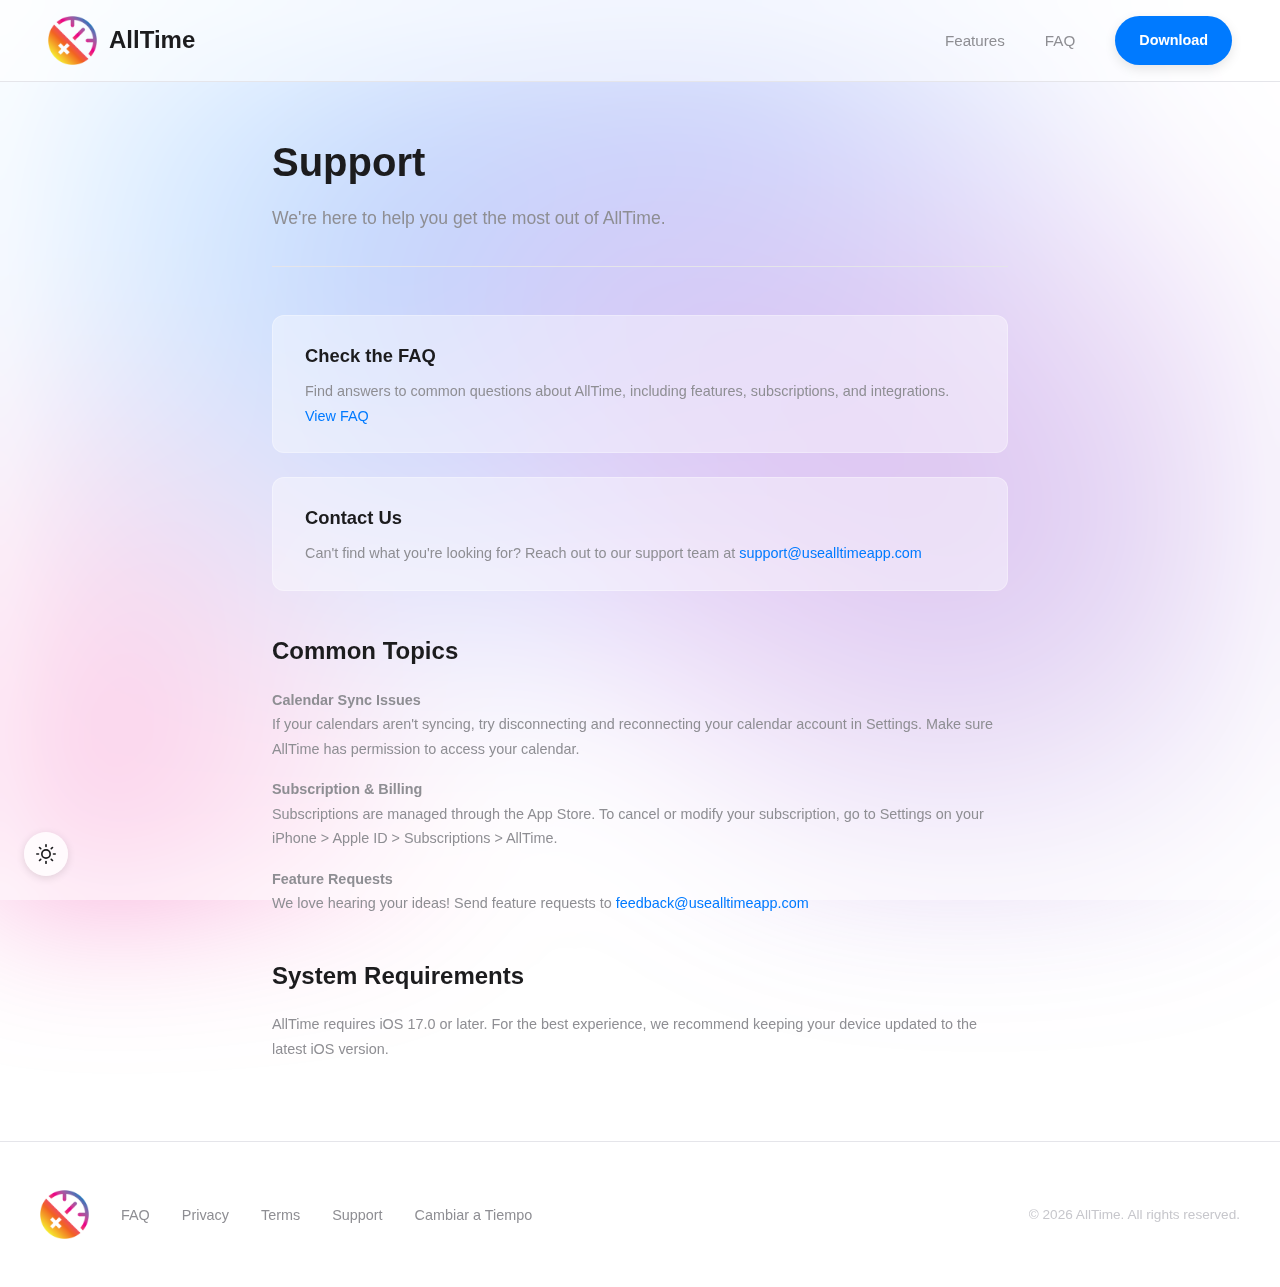
<file: support/index.html>
<!DOCTYPE html>
<html lang="en">
<head>
    <meta charset="UTF-8">
    <meta name="viewport" content="width=device-width, initial-scale=1.0">
    <title>Support — AllTime</title>
    <meta name="description" content="Get help and support for AllTime: AI Daily Planner">
    <link rel="icon" type="image/png" href="../logo.png">
    <link rel="canonical" href="https://usealltimeapp.com/support">
    <link rel="alternate" hreflang="en" href="https://usealltimeapp.com/support">
    <link rel="alternate" hreflang="x-default" href="https://usealltimeapp.com/support">
    <link rel="stylesheet" href="../assets/brand.css?v=20260220h6">
    <script defer src="../assets/brand.js?v=20260220h6"></script>

    <!-- Google tag (gtag.js) -->
    <script async src="https://www.googletagmanager.com/gtag/js?id=G-NBB94Y0ELK"></script>
    <script>
      window.dataLayer = window.dataLayer || [];
      function gtag(){dataLayer.push(arguments);}
      gtag('js', new Date());
      gtag('config', 'G-NBB94Y0ELK');
    </script>

    <style>
        :root {
            --color-primary: #007AFF;
            --color-success: #34C759;
            --color-warning: #FF9500;
            --color-danger: #FF3B30;
            --color-purple: #AF52DE;
            --color-white: #FFFFFF;
            --color-background: #F2F2F7;
            --color-card: #FFFFFF;
            --color-gray-200: #E5E5EA;
            --color-gray-400: #C7C7CC;
            --text-primary: #1C1C1E;
            --text-secondary: #8E8E93;
            --text-tertiary: #C7C7CC;
            --font-display: -apple-system, BlinkMacSystemFont, 'SF Pro Display', 'Segoe UI', Roboto, sans-serif;
            --font-body: -apple-system, BlinkMacSystemFont, 'SF Pro Text', 'Segoe UI', Roboto, sans-serif;
            --radius-sm: 10px;
            --radius-md: 12px;
            --radius-lg: 16px;
            --radius-xl: 20px;
            --radius-full: 9999px;
            --space-md: 0.75rem;
            --space-xl: 1.5rem;
            --shadow-md: 0 4px 12px rgba(0,0,0,0.1);
            --shadow-lg: 0 8px 24px rgba(0,0,0,0.15);
        }

        * {
            margin: 0;
            padding: 0;
            box-sizing: border-box;
        }

        html {
            scroll-behavior: smooth;
        }

        body {
            font-family: var(--font-body);
            background: var(--color-white);
            color: var(--text-secondary);
            line-height: 1.7;
            font-size: 0.9rem;
            transition: background 0.8s ease, color 0.8s ease;
        }

        body.dark-mode {
            --color-white: #1C1C1E;
            --color-background: #000000;
            --color-card: #2C2C2E;
            --color-gray-200: #424245;
            --text-primary: #F2F2F7;
            --text-secondary: #A9A9B3;
            --text-tertiary: #6C6C70;
        }

        body.dark-mode header {
            background: rgba(28, 28, 30, 0.5);
        }

        .theme-toggle {
            position: fixed;
            bottom: 24px;
            left: 24px;
            z-index: 100;
            width: 44px;
            height: 44px;
            border-radius: 50%;
            border: none;
            cursor: pointer;
            display: flex;
            align-items: center;
            justify-content: center;
            font-size: 1.2rem;
            background: rgba(255, 255, 255, 0.8);
            backdrop-filter: blur(12px);
            -webkit-backdrop-filter: blur(12px);
            box-shadow: 0 2px 8px rgba(0, 0, 0, 0.12);
            transition: background 0.3s ease, transform 0.2s ease;
            color: var(--text-primary);
        }

        .theme-toggle:hover { transform: scale(1.1); }
        .theme-toggle:active { transform: scale(0.95); }

        body.dark-mode .theme-toggle {
            background: rgba(255, 255, 255, 0.15);
            box-shadow: 0 2px 8px rgba(0, 0, 0, 0.3);
            color: #F2F2F7;
        }

        .theme-icon { width: 20px; height: 20px; }
        .theme-icon.moon { display: none; }
        body.dark-mode .theme-icon.sun { display: none; }
        body.dark-mode .theme-icon.moon { display: block; }

        header {
            position: fixed;
            top: 0;
            left: 0;
            right: 0;
            padding: 1rem 3rem;
            display: flex;
            justify-content: space-between;
            align-items: center;
            z-index: 100;
            background: rgba(255,255,255,0.5);
            backdrop-filter: blur(12px);
            -webkit-backdrop-filter: blur(12px);
            border-bottom: 1px solid var(--color-gray-200);
            transition: background 0.8s ease, border-color 0.8s ease;
        }

        .logo {
            display: flex;
            align-items: center;
            gap: 0.75rem;
            text-decoration: none;
        }

        .logo img {
            height: 49px;
            width: auto;
        }

        .logo-text {
            font-family: var(--font-display);
            font-size: 1.5rem;
            font-weight: 700;
            color: var(--text-primary);
            transition: color 0.8s ease;
        }

        nav {
            display: flex;
            gap: 2.5rem;
            align-items: center;
        }

        nav a {
            font-size: 0.95rem;
            font-weight: 500;
            color: var(--text-secondary);
            text-decoration: none;
            transition: color 0.2s ease;
        }

        nav a:hover {
            color: var(--text-primary);
        }

        nav .btn {
            border-radius: var(--radius-full);
        }

        .btn {
            display: inline-flex;
            align-items: center;
            gap: 0.5rem;
            padding: 0.75rem 1.5rem;
            background: var(--color-primary);
            color: var(--color-white);
            font-family: var(--font-body);
            font-size: 0.9rem;
            font-weight: 600;
            text-decoration: none;
            border-radius: 12px;
            border: none;
            cursor: pointer;
            transition: transform 0.3s cubic-bezier(0.34, 1.56, 0.64, 1), box-shadow 0.25s ease;
            box-shadow: 0 4px 12px rgba(0,0,0,0.1);
        }

        .btn:hover {
            transform: translateY(-2px) scale(1.02);
            box-shadow: 0 8px 24px rgba(0,0,0,0.15);
        }

        .btn:active {
            transform: translateY(0) scale(0.98);
        }

        main {
            max-width: 800px;
            margin: 0 auto;
            padding: 8rem 2rem 4rem;
            position: relative;
            z-index: 1;
        }

        .support-header {
            margin-bottom: 3rem;
            padding-bottom: 2rem;
            border-bottom: 1px solid var(--color-gray-200);
        }

        .support-header h1 {
            font-family: var(--font-display);
            font-size: 2.5rem;
            font-weight: 700;
            color: var(--text-primary);
            margin-bottom: 0.5rem;
        }

        .support-header .subtitle {
            font-size: 1.1rem;
            color: var(--text-secondary);
        }

        .support-content h2 {
            font-family: var(--font-display);
            font-size: 1.5rem;
            font-weight: 700;
            color: var(--text-primary);
            margin-top: 2.5rem;
            margin-bottom: 1rem;
        }

        .support-content p {
            margin-bottom: 1rem;
            text-align: left;
        }

        .support-content a {
            color: var(--color-primary);
            text-decoration: none;
        }

        .support-content a:hover {
            text-decoration: underline;
        }

        .support-card {
            background: rgba(255, 255, 255, 0.4);
            backdrop-filter: blur(12px);
            -webkit-backdrop-filter: blur(12px);
            border: 1px solid rgba(255, 255, 255, 0.3);
            border-radius: 12px;
            padding: 1.5rem 2rem;
            margin-bottom: 1.5rem;
        }

        .support-card h3 {
            font-family: var(--font-display);
            font-size: 1.15rem;
            font-weight: 600;
            color: var(--text-primary);
            margin-bottom: 0.5rem;
        }

        .support-card p {
            margin-bottom: 0;
        }

        footer {
            padding: 3rem 2rem;
            border-top: 1px solid var(--color-gray-200);
            position: relative;
            z-index: 1;
        }

        .footer-content {
            max-width: 1200px;
            margin: 0 auto;
            display: flex;
            justify-content: space-between;
            align-items: center;
            flex-wrap: wrap;
            gap: 1.5rem;
        }

        .footer-left {
            display: flex;
            align-items: center;
            gap: 2rem;
        }

        .footer-links {
            display: flex;
            gap: 2rem;
        }

        .footer-links a {
            font-size: 0.9rem;
            color: var(--text-secondary);
            text-decoration: none;
            transition: color 0.2s ease;
        }

        .footer-links a:hover {
            color: var(--color-primary);
        }

        .footer-copy {
            font-size: 0.85rem;
            color: var(--text-tertiary);
        }

        @media (max-width: 768px) {
            header {
                padding: 1rem 1.5rem;
            }

            nav {
                display: none;
            }

            main {
                padding: 6rem 1.5rem 3rem;
            }

            .support-header h1 {
                font-size: 2rem;
            }

            .footer-links {
                flex-wrap: wrap;
                gap: 1rem 2rem;
            }
        }
        #constellation-bg {
            position: fixed;
            top: 0;
            left: 0;
            width: 100%;
            height: 100%;
            z-index: 0;
            pointer-events: none;
            filter: blur(80px);
        }

        .page-frost {
            position: fixed;
            top: 0;
            left: 0;
            width: 100%;
            height: 100%;
            z-index: 0;
            pointer-events: none;
            background: rgba(255, 255, 255, 0.55);
            backdrop-filter: blur(12px);
            -webkit-backdrop-filter: blur(12px);
            transition: background 0.8s ease;
        }

        body.dark-mode .page-frost {
            background: rgba(28, 28, 30, 0.55);
        }

        body.dark-mode .support-card {
            background: rgba(255, 255, 255, 0.08);
            border-color: rgba(255, 255, 255, 0.12);
        }
    </style>
</head>
<body>
    <canvas id="constellation-bg"></canvas>
    <div class="page-frost"></div>

    <header>
        <a href="/" class="logo">
            <img src="../logo.png" alt="AllTime">
            <span class="logo-text">AllTime</span>
        </a>
        <nav>
            <a href="/#features">Features</a>
            <a href="/faq">FAQ</a>
            <a href="https://apps.apple.com/app/tiempo-ai-daily-planner/id6738964879" class="btn" target="_blank">Download</a>
        </nav>
    </header>

    <main>
        <div class="support-header">
            <h1>Support</h1>
            <p class="subtitle">We're here to help you get the most out of AllTime.</p>
        </div>

        <div class="support-content">
            <div class="support-card">
                <h3>Check the FAQ</h3>
                <p>Find answers to common questions about AllTime, including features, subscriptions, and integrations. <a href="/faq">View FAQ</a></p>
            </div>

            <div class="support-card">
                <h3>Contact Us</h3>
                <p>Can't find what you're looking for? Reach out to our support team at <a href="mailto:support@usealltimeapp.com">support@usealltimeapp.com</a></p>
            </div>

            <h2>Common Topics</h2>

            <p><strong>Calendar Sync Issues</strong><br>
            If your calendars aren't syncing, try disconnecting and reconnecting your calendar account in Settings. Make sure AllTime has permission to access your calendar.</p>

            <p><strong>Subscription & Billing</strong><br>
            Subscriptions are managed through the App Store. To cancel or modify your subscription, go to Settings on your iPhone > Apple ID > Subscriptions > AllTime.</p>

            <p><strong>Feature Requests</strong><br>
            We love hearing your ideas! Send feature requests to <a href="mailto:feedback@usealltimeapp.com">feedback@usealltimeapp.com</a></p>

            <h2>System Requirements</h2>
            <p>AllTime requires iOS 17.0 or later. For the best experience, we recommend keeping your device updated to the latest iOS version.</p>
        </div>
    </main>

    <footer>
        <div class="footer-content">
            <div class="footer-left">
                <a href="/" class="logo">
                    <img src="../logo.png" alt="AllTime" style="height: 49px;">
                </a>
                <div class="footer-links">
                    <a href="/faq">FAQ</a>
                    <a href="/privacy">Privacy</a>
                    <a href="/terms">Terms</a>
                    <a href="/support">Support</a>
                </div>
            </div>
            <p class="footer-copy">© 2026 AllTime. All rights reserved.</p>
        </div>
    </footer>

<script src="../assets/constellation.js"></script>
<button class="theme-toggle" id="theme-toggle" aria-label="Toggle dark mode"><svg class="theme-icon sun" viewBox="0 0 24 24" fill="none" stroke="currentColor" stroke-width="2" stroke-linecap="round" stroke-linejoin="round"><circle cx="12" cy="12" r="5"/><line x1="12" y1="1" x2="12" y2="3"/><line x1="12" y1="21" x2="12" y2="23"/><line x1="4.22" y1="4.22" x2="5.64" y2="5.64"/><line x1="18.36" y1="18.36" x2="19.78" y2="19.78"/><line x1="1" y1="12" x2="3" y2="12"/><line x1="21" y1="12" x2="23" y2="12"/><line x1="4.22" y1="19.78" x2="5.64" y2="18.36"/><line x1="18.36" y1="5.64" x2="19.78" y2="4.22"/></svg><svg class="theme-icon moon" viewBox="0 0 24 24" fill="none" stroke="currentColor" stroke-width="2" stroke-linecap="round" stroke-linejoin="round"><path d="M21 12.79A9 9 0 1 1 11.21 3 7 7 0 0 0 21 12.79z"/></svg></button>
<script>
(function() {
    var toggle = document.getElementById('theme-toggle');
    var body = document.body;
    var prefersDark = window.matchMedia('(prefers-color-scheme: dark)').matches;
    var saved = localStorage.getItem('theme');
    if (saved ? saved === 'dark' : prefersDark) body.classList.add('dark-mode');
    window.matchMedia('(prefers-color-scheme: dark)').addEventListener('change', function(e) {
        if (localStorage.getItem('theme') !== null) return;
        if (e.matches) body.classList.add('dark-mode'); else body.classList.remove('dark-mode');
    });
    toggle.addEventListener('click', function() {
        body.classList.toggle('dark-mode');
        localStorage.setItem('theme', body.classList.contains('dark-mode') ? 'dark' : 'light');
    });
})();
</script>

<!-- Crisp Chat -->
<style>.crisp-client .cc-1brb6[data-full-view=true] .cc-1yy0g .cc-1m2mf,.crisp-client .cc-1brb6[data-full-view=true] .cc-1yy0g .cc-7db8d{background-color:#007AFF!important}</style>
<script type="text/javascript">window.$crisp=[];window.CRISP_WEBSITE_ID="3795f3c5-2255-4dc4-9b2e-cd7eabecffb5";window.CRISP_RUNTIME_CONFIG={theme_color:"#007AFF"};(function(){d=document;s=d.createElement("script");s.src="https://client.crisp.chat/l.js";s.async=1;d.getElementsByTagName("head")[0].appendChild(s);})();</script>
</body>
</html>
</file>
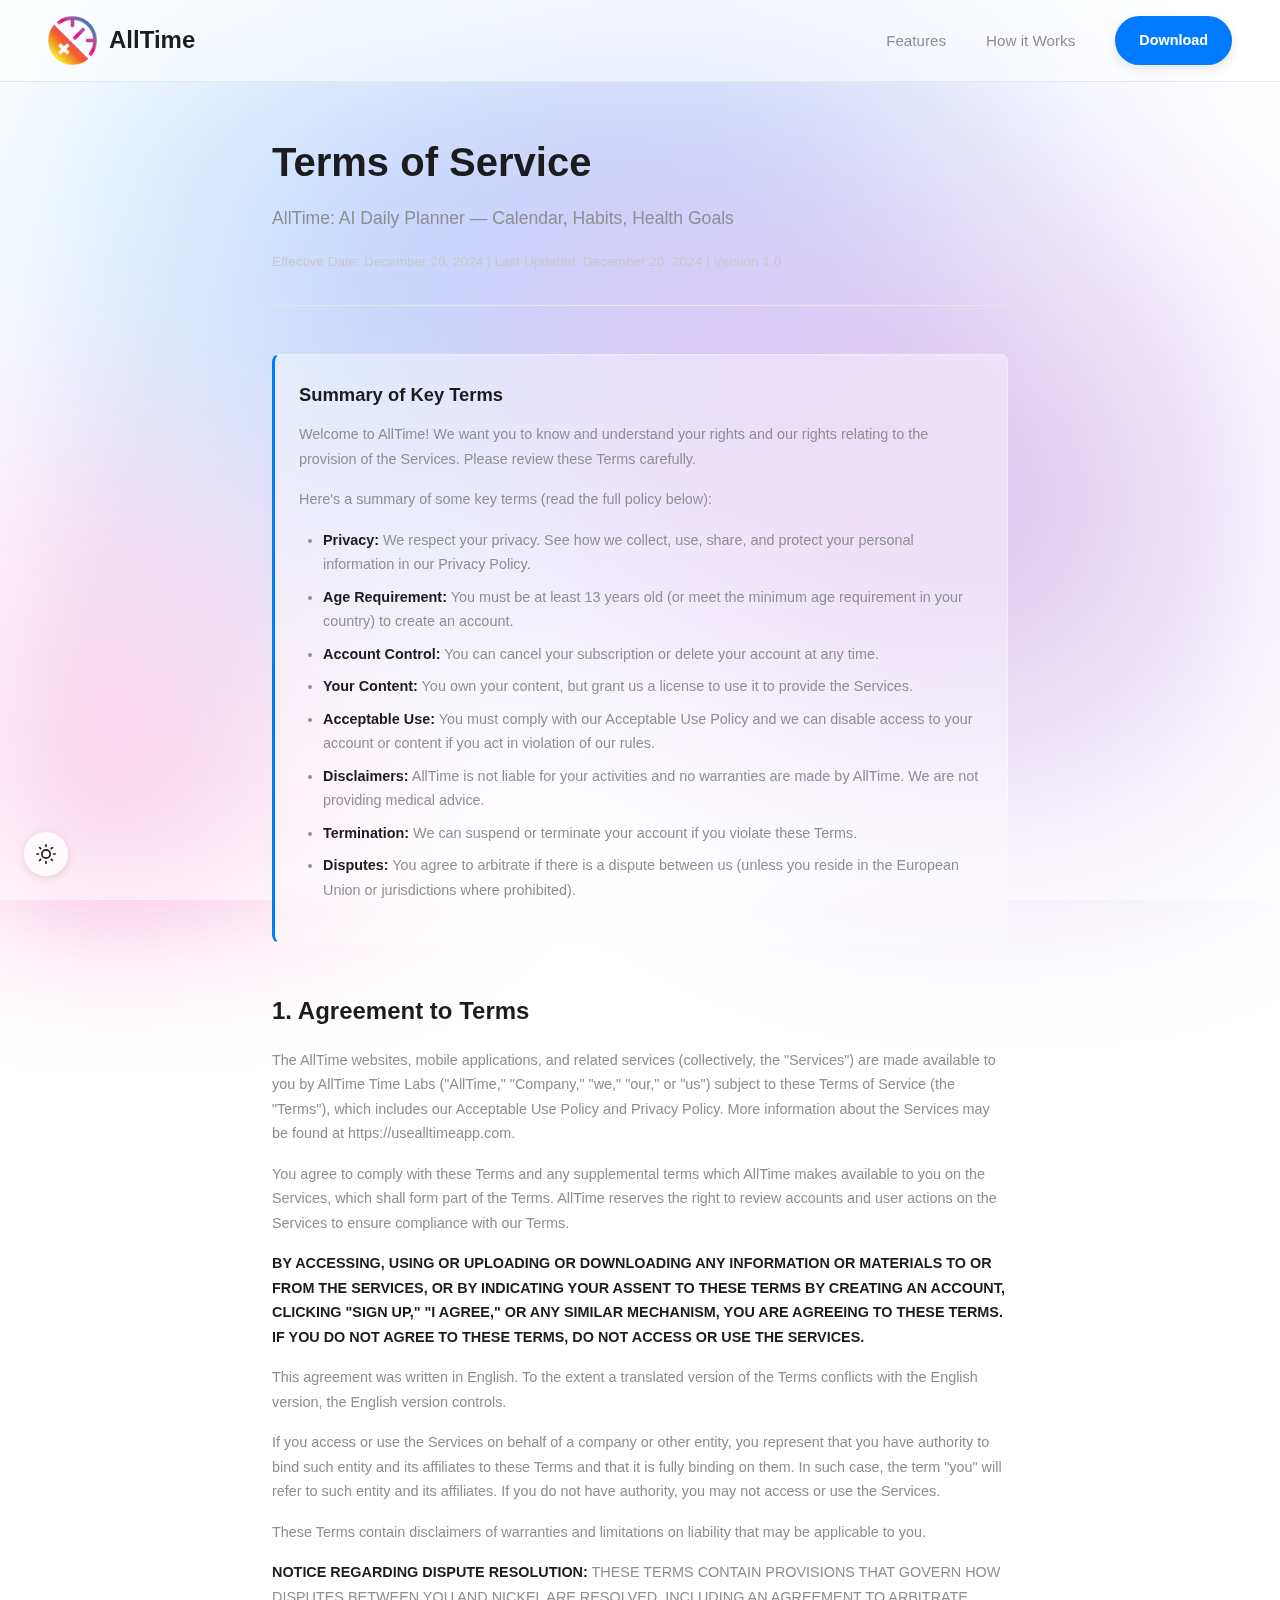
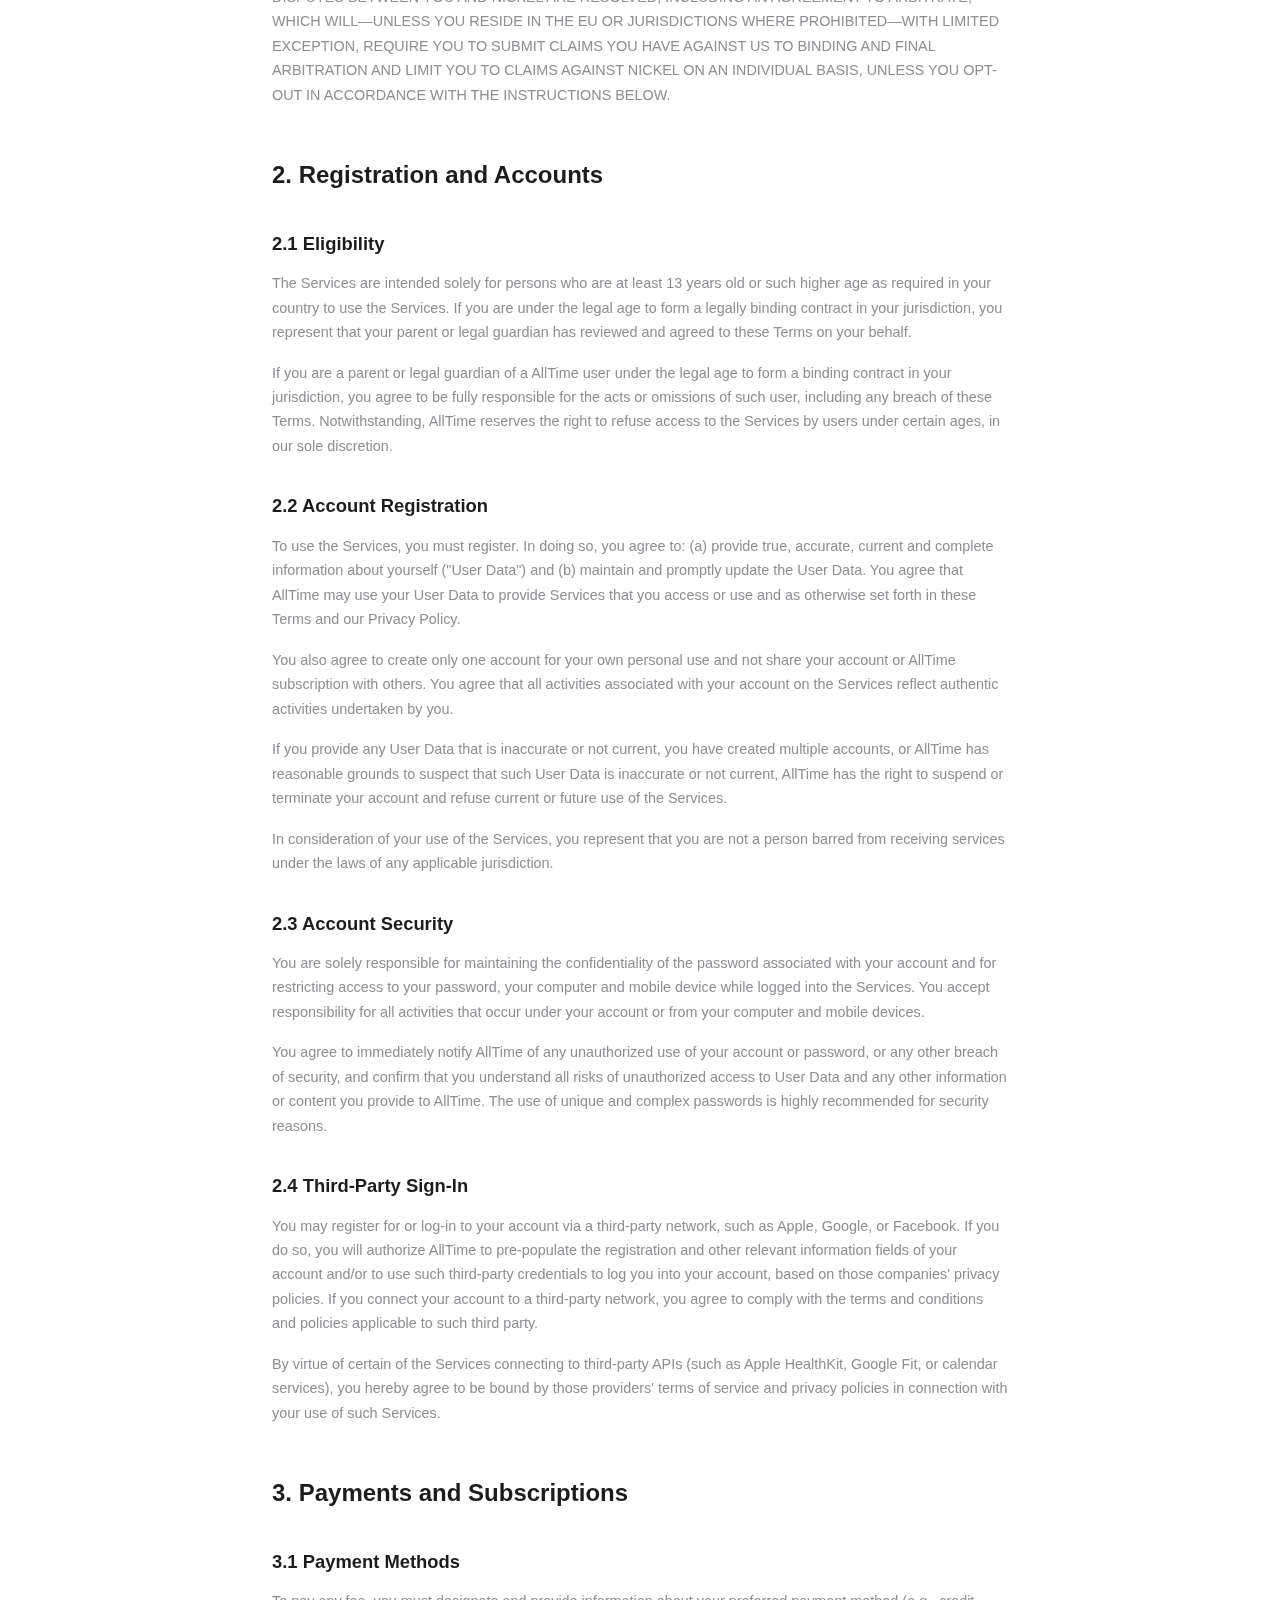
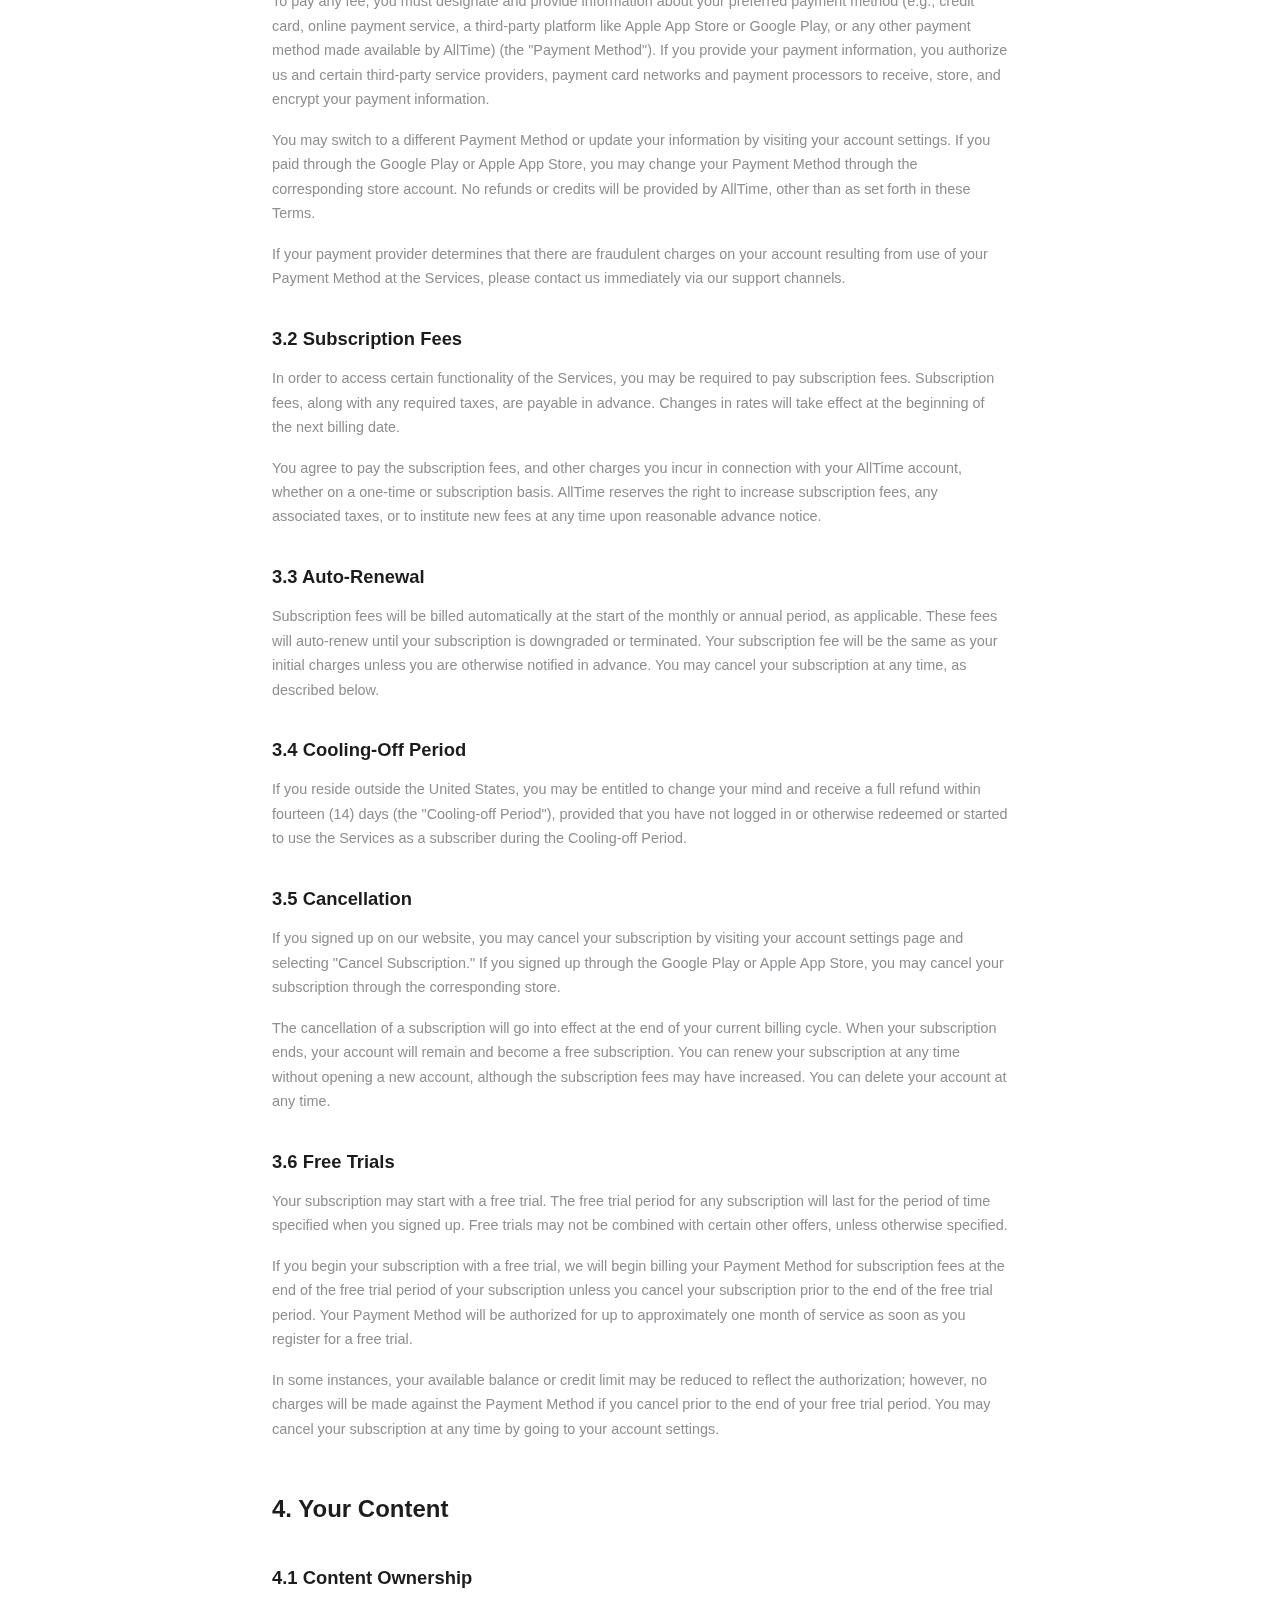
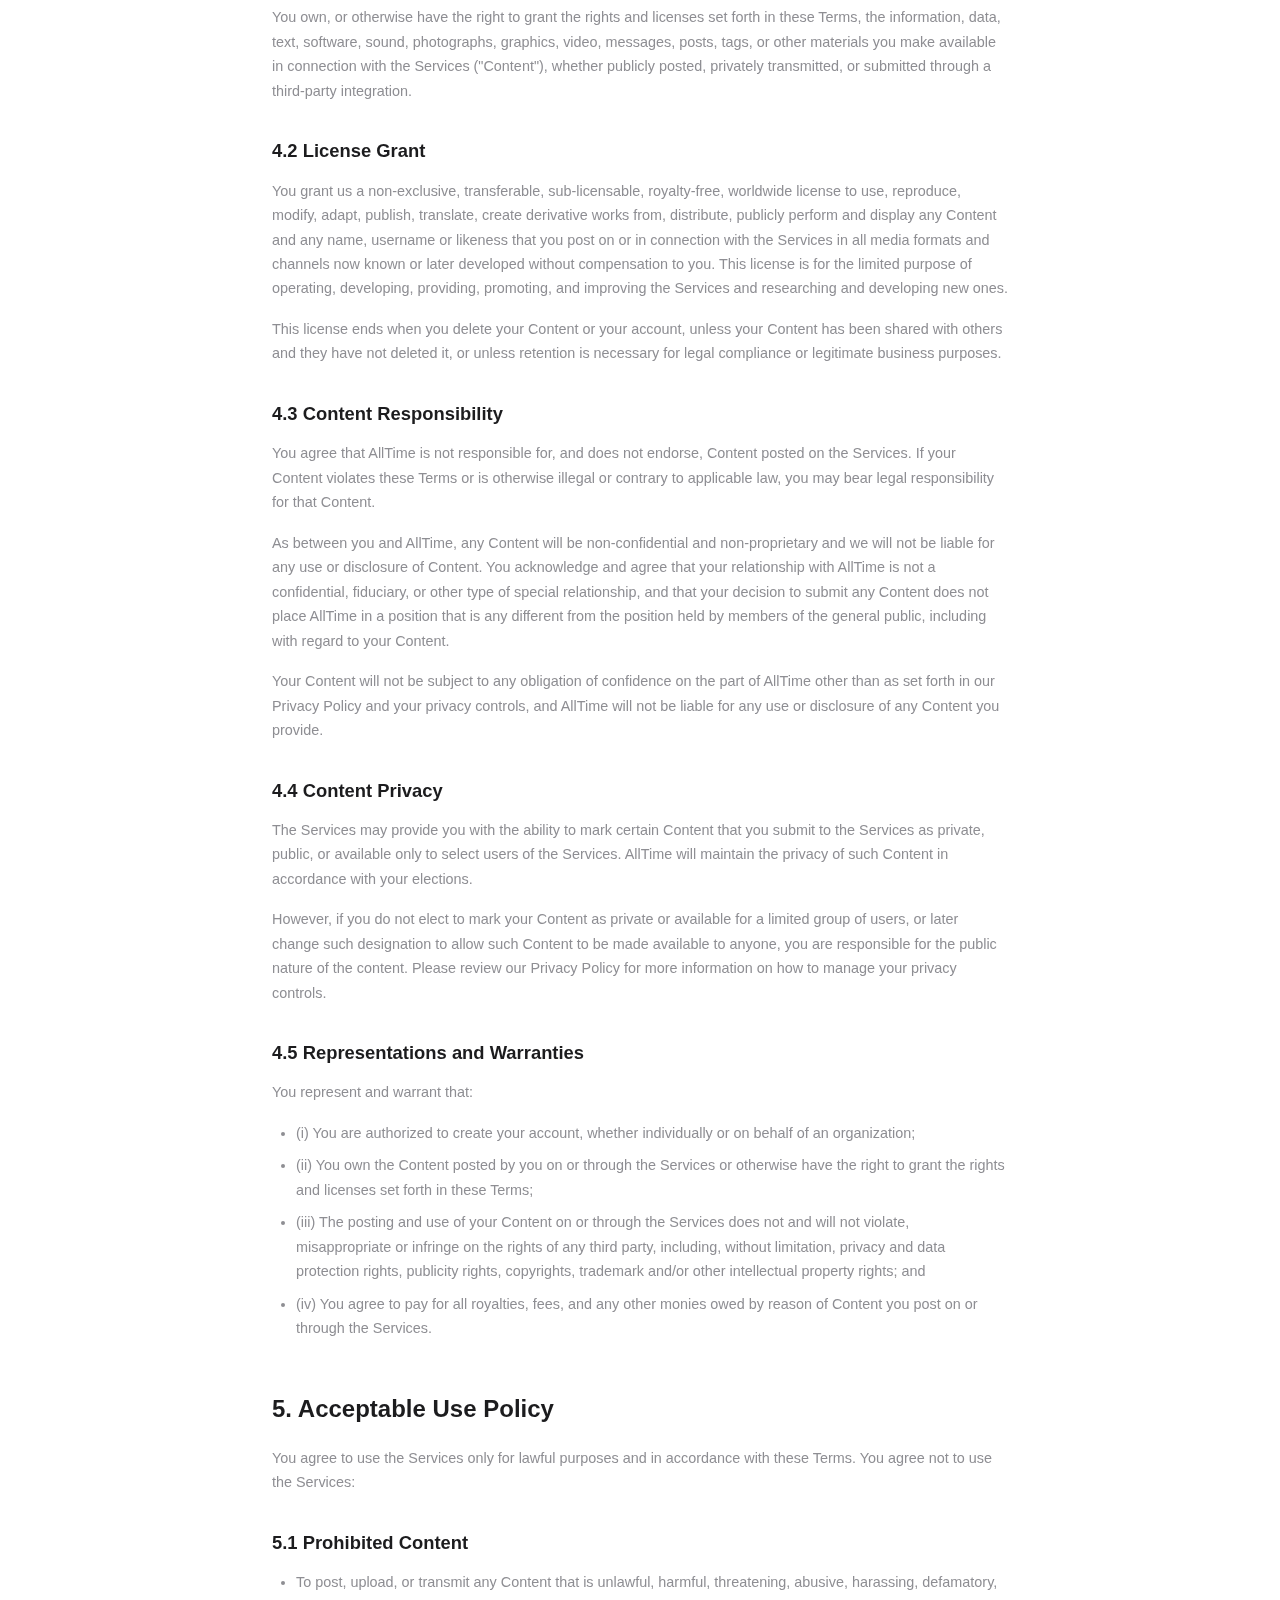
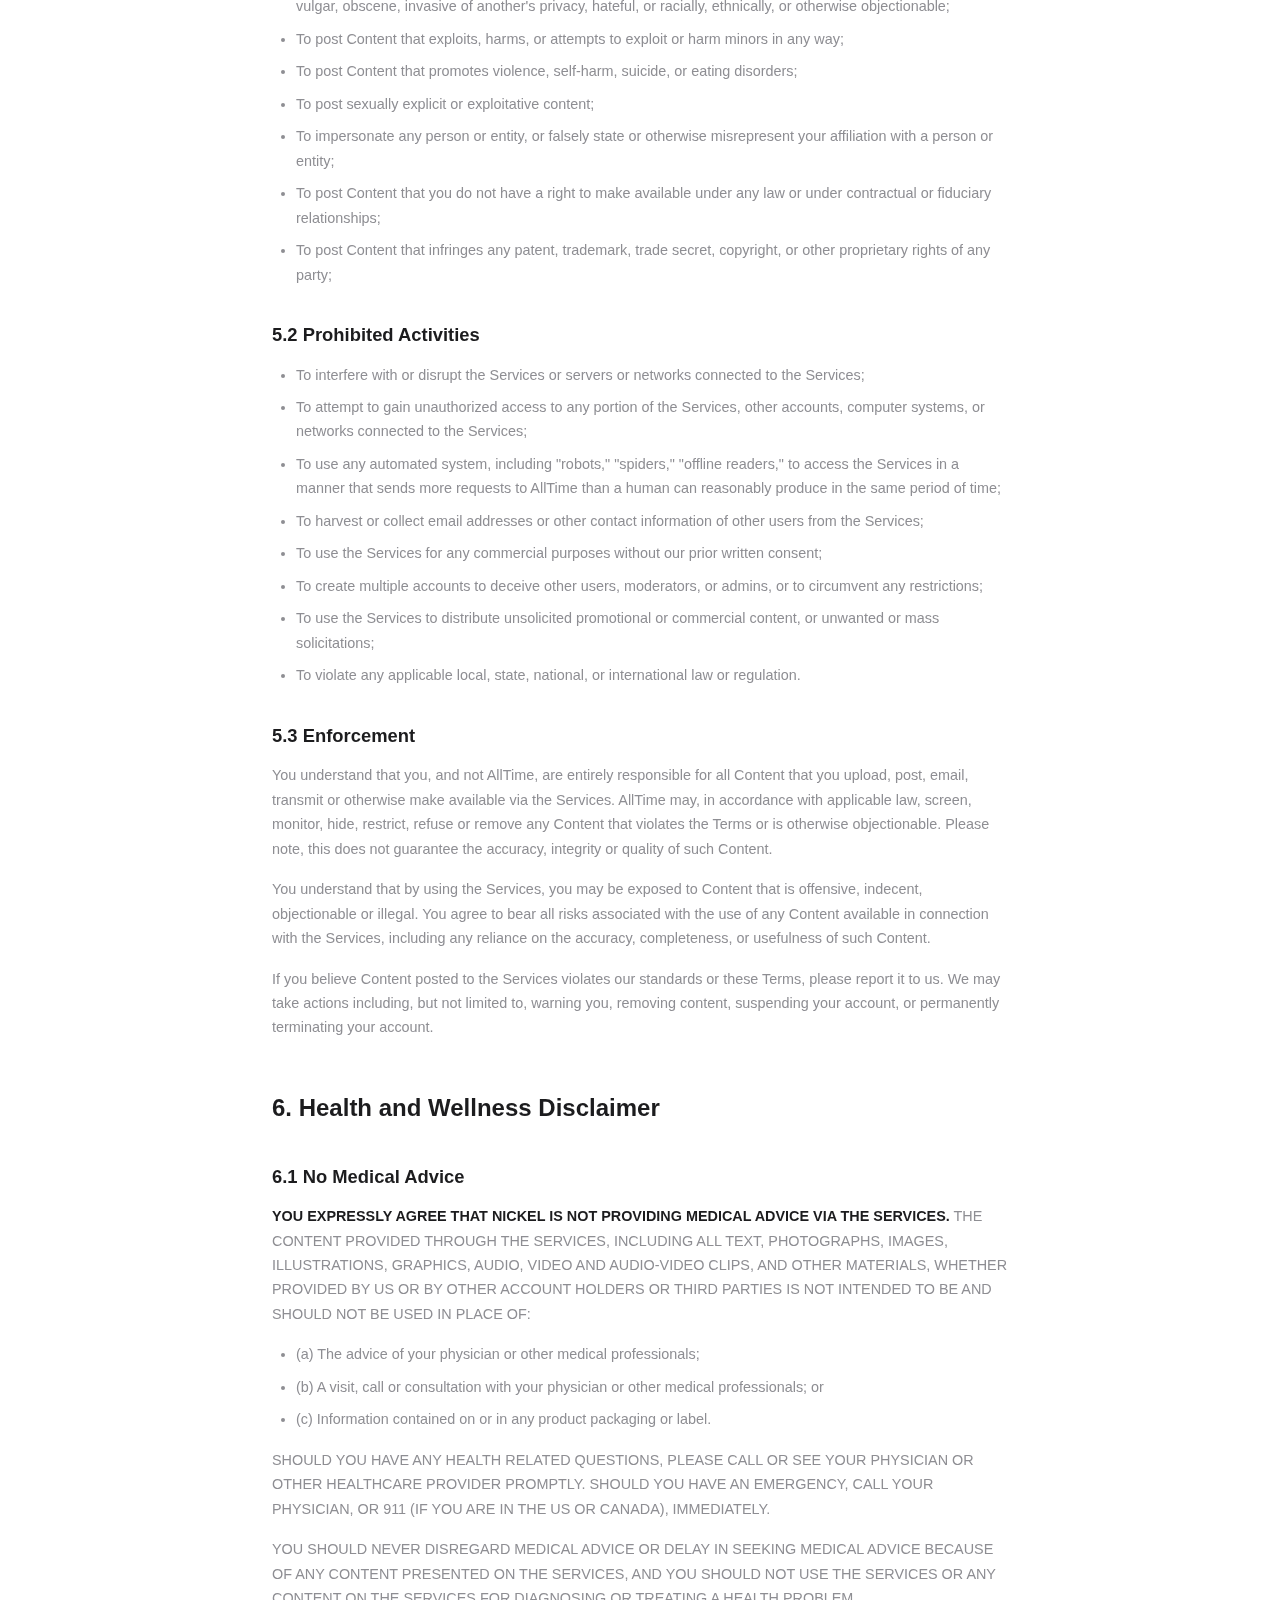
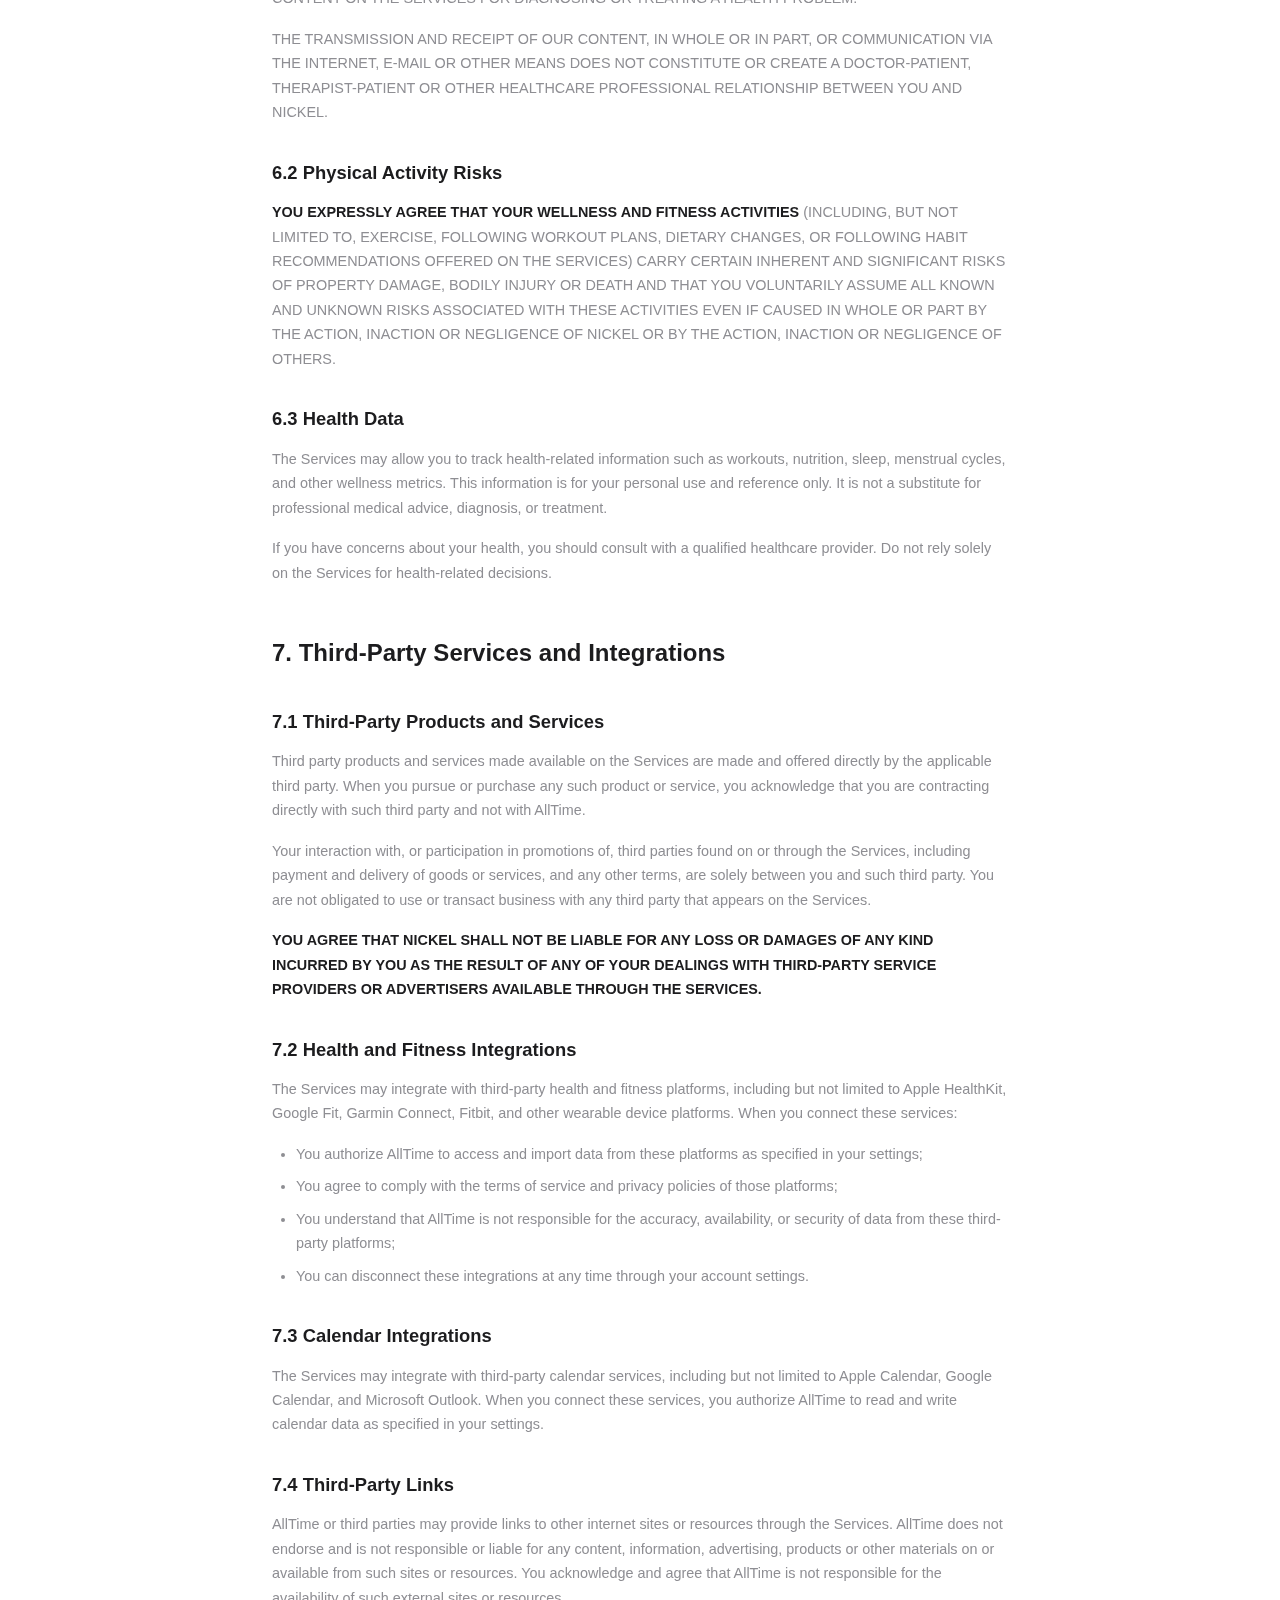
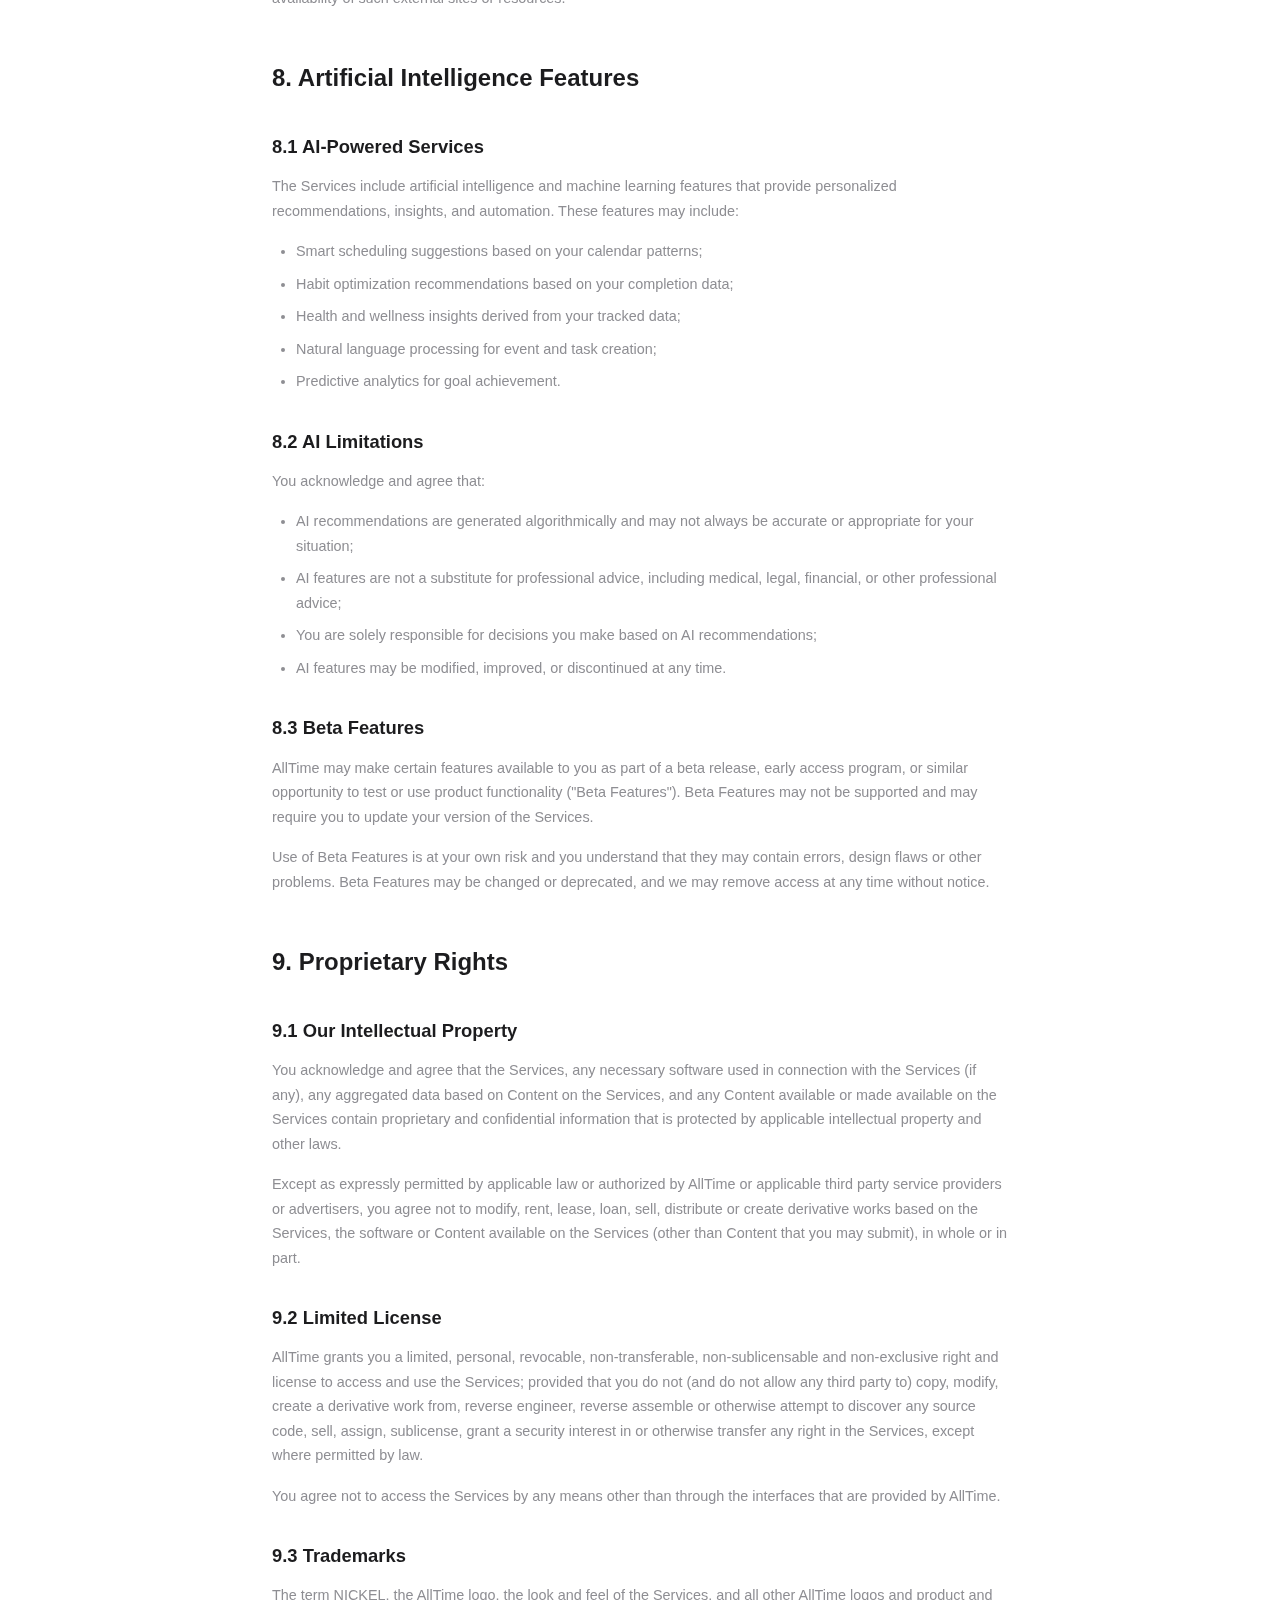
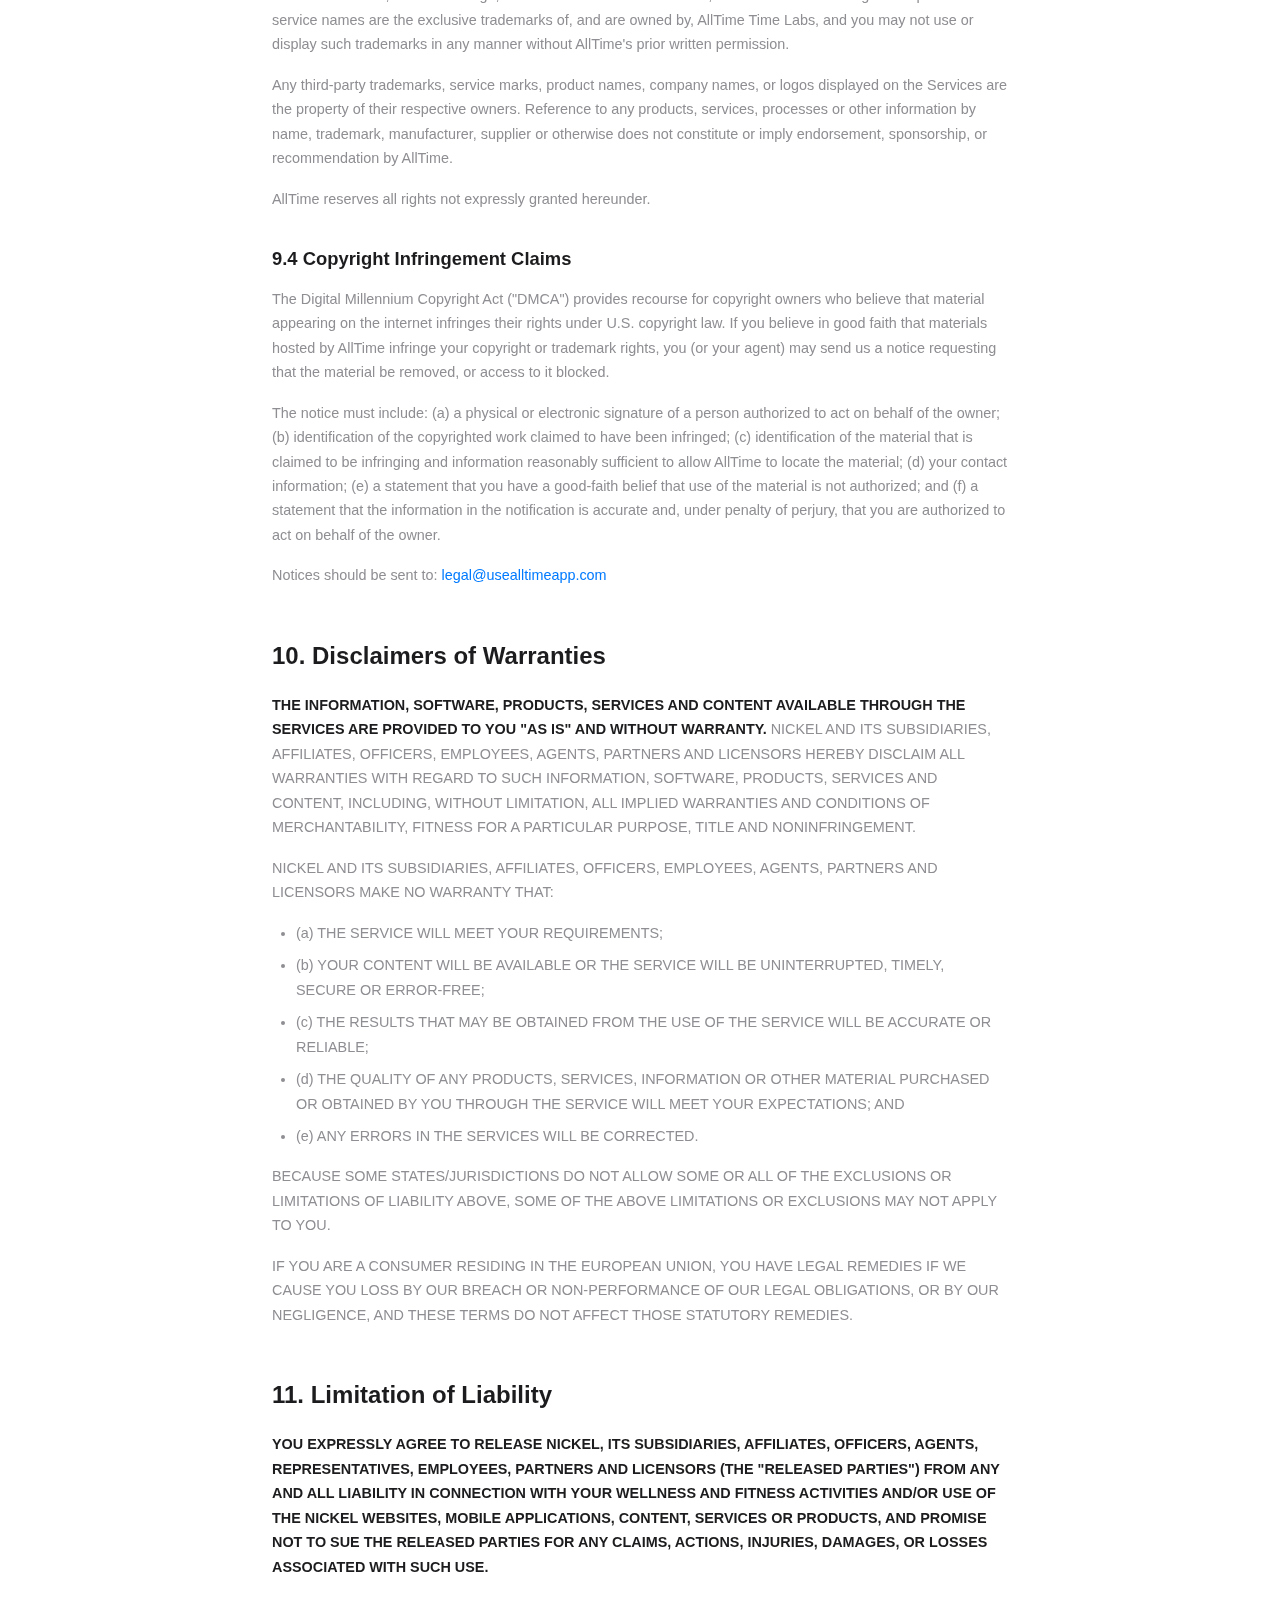
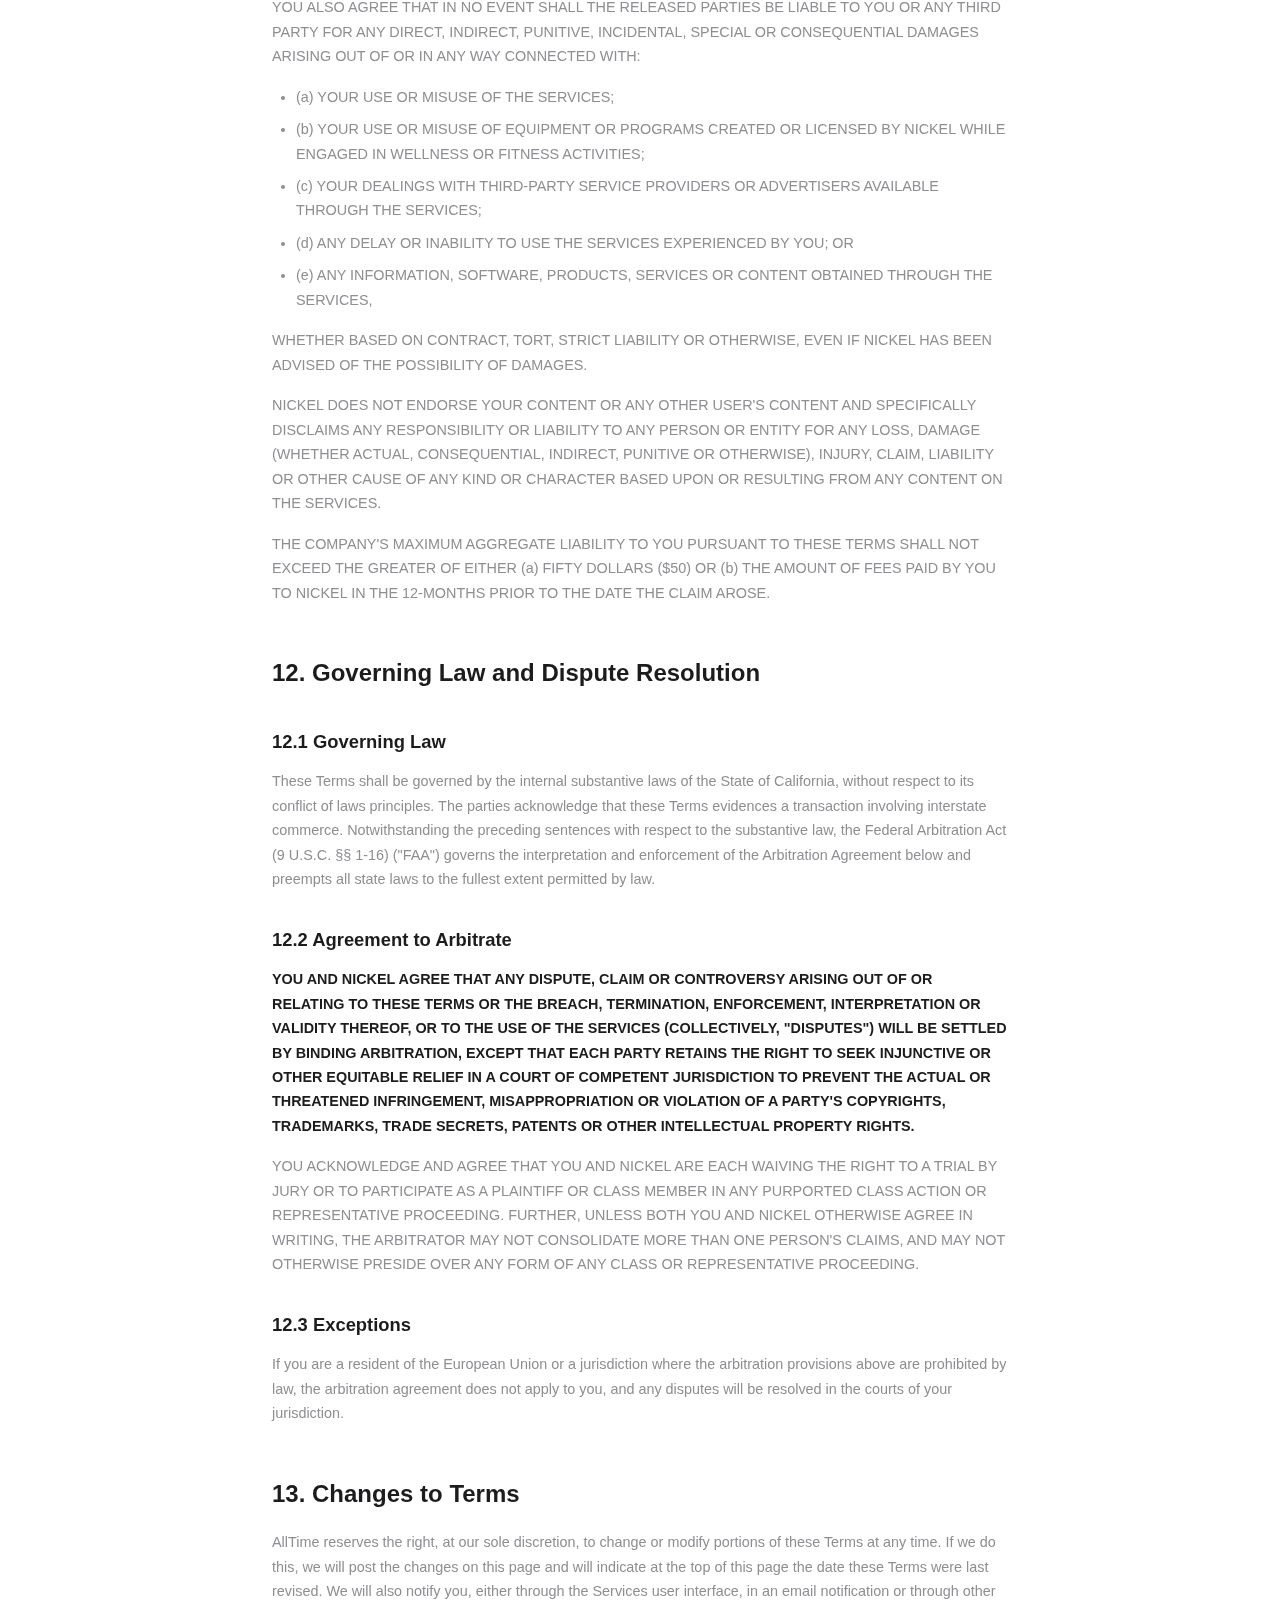
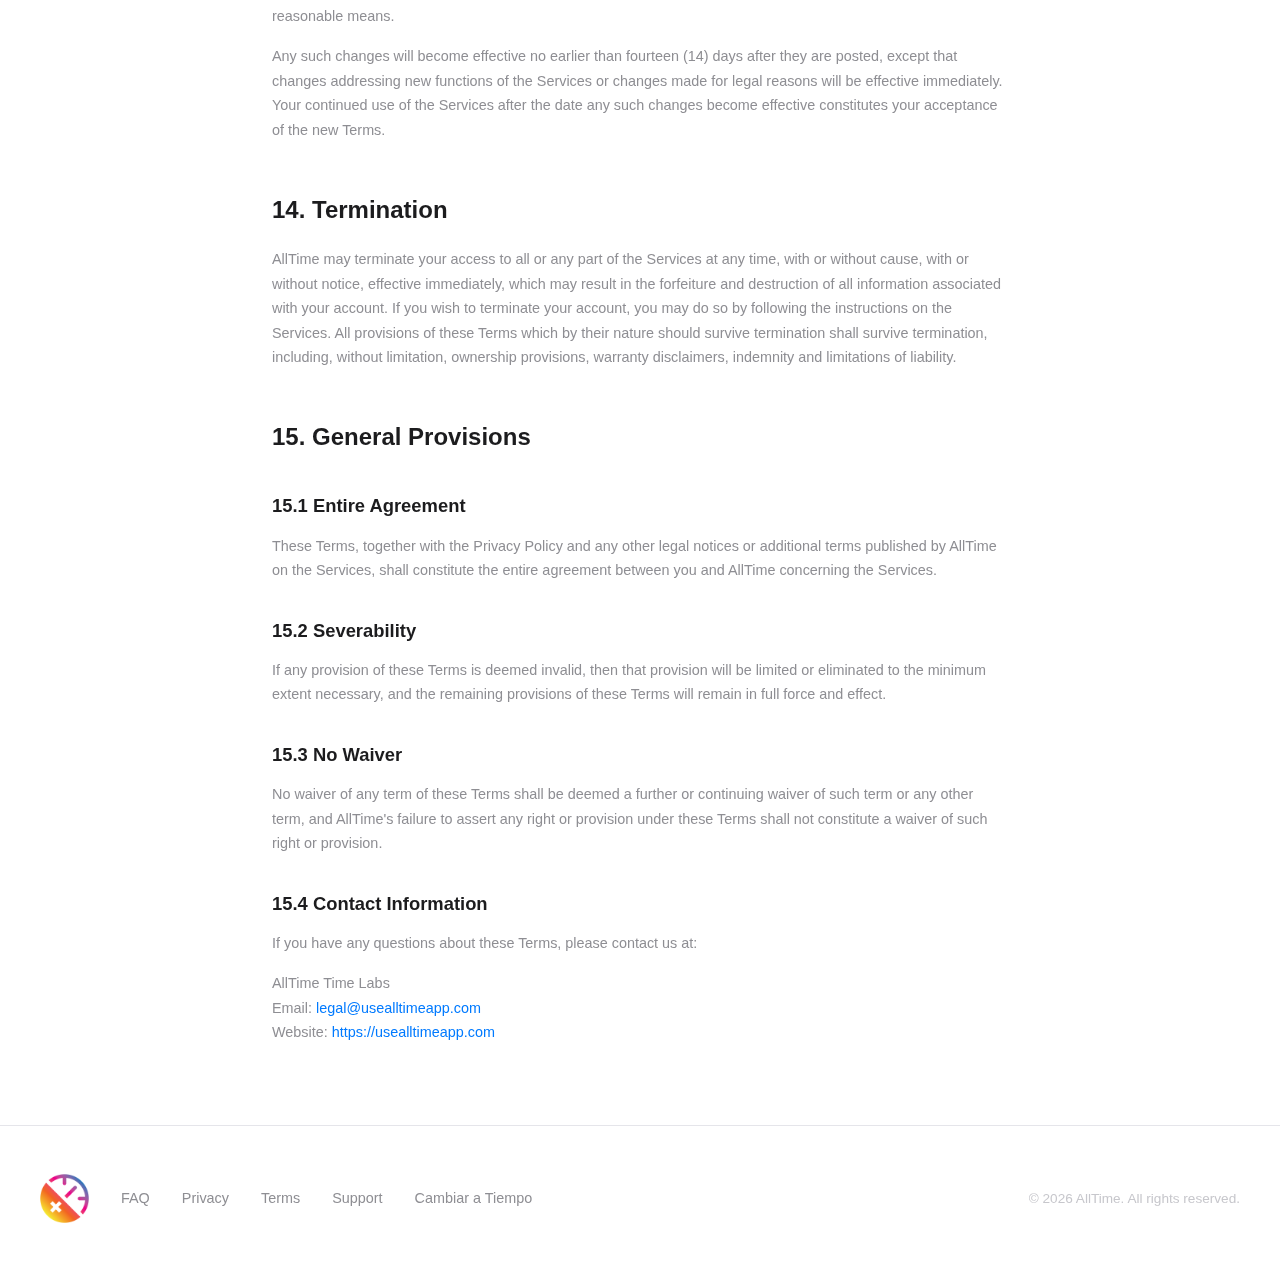
<file: terms/index.html>
<!DOCTYPE html>
<html lang="en">
<head>
    <meta charset="UTF-8">
    <meta name="viewport" content="width=device-width, initial-scale=1.0">
    <title>Terms of Service — AllTime</title>
    <meta name="description" content="Terms of Service for AllTime: AI Daily Planner">
    <link rel="icon" type="image/png" href="../logo.png">
    <link rel="canonical" href="https://usealltimeapp.com/terms">
    <link rel="alternate" hreflang="en" href="https://usealltimeapp.com/terms">
    <link rel="alternate" hreflang="x-default" href="https://usealltimeapp.com/terms">
    <link rel="stylesheet" href="../assets/brand.css?v=20260220h6">
    <script defer src="../assets/brand.js?v=20260220h6"></script>

    <!-- Google tag (gtag.js) -->
    <script async src="https://www.googletagmanager.com/gtag/js?id=G-NBB94Y0ELK"></script>
    <script>
      window.dataLayer = window.dataLayer || [];
      function gtag(){dataLayer.push(arguments);}
      gtag('js', new Date());
      gtag('config', 'G-NBB94Y0ELK');
    </script>

    <style>
        :root {
            /* App Design System Colors */
            --color-primary: #007AFF;
            --color-success: #34C759;
            --color-warning: #FF9500;
            --color-danger: #FF3B30;
            --color-purple: #AF52DE;

            /* Neutrals - iOS style */
            --color-white: #FFFFFF;
            --color-background: #F2F2F7;
            --color-card: #FFFFFF;
            --color-gray-200: #E5E5EA;
            --color-gray-400: #C7C7CC;
            --text-primary: #1C1C1E;
            --text-secondary: #8E8E93;
            --text-tertiary: #C7C7CC;

            /* Typography - SF Pro system fonts */
            --font-display: -apple-system, BlinkMacSystemFont, 'SF Pro Display', 'Segoe UI', Roboto, sans-serif;
            --font-body: -apple-system, BlinkMacSystemFont, 'SF Pro Text', 'Segoe UI', Roboto, sans-serif;

            /* Border Radius */
            --radius-sm: 10px;
            --radius-md: 12px;
            --radius-lg: 16px;
            --radius-xl: 20px;
            --radius-full: 9999px;

            /* Spacing */
            --space-md: 0.75rem;
            --space-xl: 1.5rem;

            /* Shadows */
            --shadow-md: 0 4px 12px rgba(0,0,0,0.1);
            --shadow-lg: 0 8px 24px rgba(0,0,0,0.15);
        }

        * {
            margin: 0;
            padding: 0;
            box-sizing: border-box;
        }

        html {
            scroll-behavior: smooth;
        }

        body {
            font-family: var(--font-body);
            background: var(--color-white);
            color: var(--text-secondary);
            line-height: 1.7;
            font-size: 0.9rem;
            transition: background 0.8s ease, color 0.8s ease;
        }

        body.dark-mode {
            --color-white: #1C1C1E;
            --color-background: #000000;
            --color-card: #2C2C2E;
            --color-gray-200: #424245;
            --text-primary: #F2F2F7;
            --text-secondary: #A9A9B3;
            --text-tertiary: #6C6C70;
        }

        body.dark-mode header {
            background: rgba(28, 28, 30, 0.5);
        }

        .theme-toggle {
            position: fixed;
            bottom: 24px;
            left: 24px;
            z-index: 100;
            width: 44px;
            height: 44px;
            border-radius: 50%;
            border: none;
            cursor: pointer;
            display: flex;
            align-items: center;
            justify-content: center;
            font-size: 1.2rem;
            background: rgba(255, 255, 255, 0.8);
            backdrop-filter: blur(12px);
            -webkit-backdrop-filter: blur(12px);
            box-shadow: 0 2px 8px rgba(0, 0, 0, 0.12);
            transition: background 0.3s ease, transform 0.2s ease;
            color: var(--text-primary);
        }

        .theme-toggle:hover { transform: scale(1.1); }
        .theme-toggle:active { transform: scale(0.95); }

        body.dark-mode .theme-toggle {
            background: rgba(255, 255, 255, 0.15);
            box-shadow: 0 2px 8px rgba(0, 0, 0, 0.3);
            color: #F2F2F7;
        }

        .theme-icon { width: 20px; height: 20px; }
        .theme-icon.moon { display: none; }
        body.dark-mode .theme-icon.sun { display: none; }
        body.dark-mode .theme-icon.moon { display: block; }

        header {
            position: fixed;
            top: 0;
            left: 0;
            right: 0;
            padding: 1rem 3rem;
            display: flex;
            justify-content: space-between;
            align-items: center;
            z-index: 100;
            background: rgba(255,255,255,0.5);
            backdrop-filter: blur(12px);
            -webkit-backdrop-filter: blur(12px);
            border-bottom: 1px solid var(--color-gray-200);
            transition: background 0.8s ease, border-color 0.8s ease;
        }

        .logo {
            display: flex;
            align-items: center;
            gap: 0.75rem;
            text-decoration: none;
        }

        .logo img {
            height: 49px;
            width: auto;
        }

        .logo-text {
            font-family: var(--font-display);
            font-size: 1.5rem;
            font-weight: 700;
            color: var(--text-primary);
            transition: color 0.8s ease;
        }

        nav {
            display: flex;
            gap: 2.5rem;
            align-items: center;
        }

        nav a {
            font-size: 0.95rem;
            font-weight: 500;
            color: var(--text-secondary);
            text-decoration: none;
            transition: color 0.2s ease;
        }

        nav a:hover {
            color: var(--text-primary);
        }

        nav .btn {
            border-radius: var(--radius-full);
        }

        .btn {
            display: inline-flex;
            align-items: center;
            gap: 0.5rem;
            padding: 0.75rem 1.5rem;
            background: var(--color-primary);
            color: var(--color-white);
            font-family: var(--font-body);
            font-size: 0.9rem;
            font-weight: 600;
            text-decoration: none;
            border-radius: 12px;
            border: none;
            cursor: pointer;
            transition: transform 0.3s cubic-bezier(0.34, 1.56, 0.64, 1), box-shadow 0.25s ease;
            box-shadow: 0 4px 12px rgba(0,0,0,0.1);
        }

        .btn:hover {
            transform: translateY(-2px) scale(1.02);
            box-shadow: 0 8px 24px rgba(0,0,0,0.15);
        }

        .btn:active {
            transform: translateY(0) scale(0.98);
        }

        main {
            max-width: 800px;
            margin: 0 auto;
            padding: 8rem 2rem 4rem;
            position: relative;
            z-index: 1;
        }

        .policy-header {
            margin-bottom: 3rem;
            padding-bottom: 2rem;
            border-bottom: 1px solid var(--color-gray-200);
        }

        .policy-header h1 {
            font-family: var(--font-display);
            font-size: 2.5rem;
            font-weight: 700;
            color: var(--text-primary);
            margin-bottom: 0.5rem;
        }

        .policy-header .subtitle {
            font-size: 1.1rem;
            color: var(--text-secondary);
            margin-bottom: 1rem;
        }

        .policy-header .meta {
            font-size: 0.85rem;
            color: var(--text-tertiary);
        }

        .policy-content h2 {
            font-family: var(--font-display);
            font-size: 1.5rem;
            font-weight: 700;
            color: var(--text-primary);
            margin-top: 3rem;
            margin-bottom: 1rem;
        }

        .policy-content h3 {
            font-family: var(--font-display);
            font-size: 1.15rem;
            font-weight: 600;
            color: var(--text-primary);
            margin-top: 2rem;
            margin-bottom: 0.75rem;
        }

        .policy-content h4 {
            font-family: var(--font-display);
            font-size: 1rem;
            font-weight: 600;
            color: var(--text-primary);
            margin-top: 1.5rem;
            margin-bottom: 0.5rem;
        }

        .policy-content p {
            margin-bottom: 1rem;
            text-align: left;
        }

        .policy-content ul {
            margin-bottom: 1rem;
            padding-left: 1.5rem;
        }

        .policy-content li {
            margin-bottom: 0.5rem;
        }

        .policy-content strong {
            color: var(--text-primary);
            font-weight: 600;
        }

        .policy-content a {
            color: var(--color-primary);
            text-decoration: none;
            transition: opacity 0.2s ease;
        }

        .policy-content a:hover {
            opacity: 0.8;
        }

        .summary-box {
            background: rgba(255, 255, 255, 0.4);
            backdrop-filter: blur(12px);
            -webkit-backdrop-filter: blur(12px);
            border: 1px solid rgba(255, 255, 255, 0.3);
            border-left: 3px solid var(--color-primary);
            padding: 1.5rem;
            margin: 2rem 0;
            border-radius: 8px;
        }

        .summary-box h3 {
            margin-top: 0;
            color: var(--text-primary);
        }

        @media (max-width: 768px) {
            header {
                padding: 1rem;
            }

            nav {
                gap: 1.5rem;
            }

            main {
                padding: 7rem 1.5rem 3rem;
            }

            .policy-header h1 {
                font-size: 2rem;
            }

            .policy-content h2 {
                font-size: 1.25rem;
            }

            .policy-content h3 {
                font-size: 1.1rem;
            }
        }

        footer {
            padding: 3rem 2rem;
            border-top: 1px solid var(--color-gray-200);
            position: relative;
            z-index: 1;
        }

        .footer-content {
            max-width: 1200px;
            margin: 0 auto;
            display: flex;
            justify-content: space-between;
            align-items: center;
            flex-wrap: wrap;
            gap: 1.5rem;
        }

        .footer-left {
            display: flex;
            align-items: center;
            gap: 2rem;
        }

        .footer-links {
            display: flex;
            gap: 2rem;
        }

        .footer-links a {
            font-size: 0.9rem;
            color: var(--text-secondary);
            text-decoration: none;
            transition: color 0.2s ease;
        }

        .footer-links a:hover {
            color: var(--color-primary);
        }

        .footer-copy {
            font-size: 0.85rem;
            color: var(--text-tertiary);
        }
        #constellation-bg {
            position: fixed;
            top: 0;
            left: 0;
            width: 100%;
            height: 100%;
            z-index: 0;
            pointer-events: none;
            filter: blur(80px);
        }

        .page-frost {
            position: fixed;
            top: 0;
            left: 0;
            width: 100%;
            height: 100%;
            z-index: 0;
            pointer-events: none;
            background: rgba(255, 255, 255, 0.55);
            backdrop-filter: blur(12px);
            -webkit-backdrop-filter: blur(12px);
            transition: background 0.8s ease;
        }

        body.dark-mode .page-frost {
            background: rgba(28, 28, 30, 0.55);
        }

        body.dark-mode .summary-box {
            background: rgba(255, 255, 255, 0.08);
            border-color: rgba(255, 255, 255, 0.12);
        }
    </style>
</head>
<body>
    <canvas id="constellation-bg"></canvas>
    <div class="page-frost"></div>

    <header>
        <a href="/" class="logo">
            <img src="../logo.png" alt="AllTime Logo">
            <span class="logo-text">AllTime</span>
        </a>
        <nav>
            <a href="/#features">Features</a>
            <a href="/#how-it-works">How it Works</a>
            <a href="#" class="btn">Download</a>
        </nav>
    </header>

    <main>
        <div class="policy-header">
            <h1>Terms of Service</h1>
            <p class="subtitle">AllTime: AI Daily Planner — Calendar, Habits, Health Goals</p>
            <p class="meta">Effective Date: December 20, 2024 | Last Updated: December 20, 2024 | Version 1.0</p>
        </div>

        <div class="policy-content">
            <div class="summary-box">
                <h3>Summary of Key Terms</h3>
                <p>Welcome to AllTime! We want you to know and understand your rights and our rights relating to the provision of the Services. Please review these Terms carefully.</p>
                <p>Here's a summary of some key terms (read the full policy below):</p>
                <ul>
                    <li><strong>Privacy:</strong> We respect your privacy. See how we collect, use, share, and protect your personal information in our Privacy Policy.</li>
                    <li><strong>Age Requirement:</strong> You must be at least 13 years old (or meet the minimum age requirement in your country) to create an account.</li>
                    <li><strong>Account Control:</strong> You can cancel your subscription or delete your account at any time.</li>
                    <li><strong>Your Content:</strong> You own your content, but grant us a license to use it to provide the Services.</li>
                    <li><strong>Acceptable Use:</strong> You must comply with our Acceptable Use Policy and we can disable access to your account or content if you act in violation of our rules.</li>
                    <li><strong>Disclaimers:</strong> AllTime is not liable for your activities and no warranties are made by AllTime. We are not providing medical advice.</li>
                    <li><strong>Termination:</strong> We can suspend or terminate your account if you violate these Terms.</li>
                    <li><strong>Disputes:</strong> You agree to arbitrate if there is a dispute between us (unless you reside in the European Union or jurisdictions where prohibited).</li>
                </ul>
            </div>

            <h2>1. Agreement to Terms</h2>
            <p>The AllTime websites, mobile applications, and related services (collectively, the "Services") are made available to you by AllTime Time Labs ("AllTime," "Company," "we," "our," or "us") subject to these Terms of Service (the "Terms"), which includes our Acceptable Use Policy and Privacy Policy. More information about the Services may be found at https://usealltimeapp.com.</p>
            <p>You agree to comply with these Terms and any supplemental terms which AllTime makes available to you on the Services, which shall form part of the Terms. AllTime reserves the right to review accounts and user actions on the Services to ensure compliance with our Terms.</p>
            <p><strong>BY ACCESSING, USING OR UPLOADING OR DOWNLOADING ANY INFORMATION OR MATERIALS TO OR FROM THE SERVICES, OR BY INDICATING YOUR ASSENT TO THESE TERMS BY CREATING AN ACCOUNT, CLICKING "SIGN UP," "I AGREE," OR ANY SIMILAR MECHANISM, YOU ARE AGREEING TO THESE TERMS. IF YOU DO NOT AGREE TO THESE TERMS, DO NOT ACCESS OR USE THE SERVICES.</strong></p>
            <p>This agreement was written in English. To the extent a translated version of the Terms conflicts with the English version, the English version controls.</p>
            <p>If you access or use the Services on behalf of a company or other entity, you represent that you have authority to bind such entity and its affiliates to these Terms and that it is fully binding on them. In such case, the term "you" will refer to such entity and its affiliates. If you do not have authority, you may not access or use the Services.</p>
            <p>These Terms contain disclaimers of warranties and limitations on liability that may be applicable to you.</p>
            <p><strong>NOTICE REGARDING DISPUTE RESOLUTION:</strong> THESE TERMS CONTAIN PROVISIONS THAT GOVERN HOW DISPUTES BETWEEN YOU AND NICKEL ARE RESOLVED, INCLUDING AN AGREEMENT TO ARBITRATE, WHICH WILL—UNLESS YOU RESIDE IN THE EU OR JURISDICTIONS WHERE PROHIBITED—WITH LIMITED EXCEPTION, REQUIRE YOU TO SUBMIT CLAIMS YOU HAVE AGAINST US TO BINDING AND FINAL ARBITRATION AND LIMIT YOU TO CLAIMS AGAINST NICKEL ON AN INDIVIDUAL BASIS, UNLESS YOU OPT-OUT IN ACCORDANCE WITH THE INSTRUCTIONS BELOW.</p>

            <h2>2. Registration and Accounts</h2>
            <h3>2.1 Eligibility</h3>
            <p>The Services are intended solely for persons who are at least 13 years old or such higher age as required in your country to use the Services. If you are under the legal age to form a legally binding contract in your jurisdiction, you represent that your parent or legal guardian has reviewed and agreed to these Terms on your behalf.</p>
            <p>If you are a parent or legal guardian of a AllTime user under the legal age to form a binding contract in your jurisdiction, you agree to be fully responsible for the acts or omissions of such user, including any breach of these Terms. Notwithstanding, AllTime reserves the right to refuse access to the Services by users under certain ages, in our sole discretion.</p>

            <h3>2.2 Account Registration</h3>
            <p>To use the Services, you must register. In doing so, you agree to: (a) provide true, accurate, current and complete information about yourself ("User Data") and (b) maintain and promptly update the User Data. You agree that AllTime may use your User Data to provide Services that you access or use and as otherwise set forth in these Terms and our Privacy Policy.</p>
            <p>You also agree to create only one account for your own personal use and not share your account or AllTime subscription with others. You agree that all activities associated with your account on the Services reflect authentic activities undertaken by you.</p>
            <p>If you provide any User Data that is inaccurate or not current, you have created multiple accounts, or AllTime has reasonable grounds to suspect that such User Data is inaccurate or not current, AllTime has the right to suspend or terminate your account and refuse current or future use of the Services.</p>
            <p>In consideration of your use of the Services, you represent that you are not a person barred from receiving services under the laws of any applicable jurisdiction.</p>

            <h3>2.3 Account Security</h3>
            <p>You are solely responsible for maintaining the confidentiality of the password associated with your account and for restricting access to your password, your computer and mobile device while logged into the Services. You accept responsibility for all activities that occur under your account or from your computer and mobile devices.</p>
            <p>You agree to immediately notify AllTime of any unauthorized use of your account or password, or any other breach of security, and confirm that you understand all risks of unauthorized access to User Data and any other information or content you provide to AllTime. The use of unique and complex passwords is highly recommended for security reasons.</p>

            <h3>2.4 Third-Party Sign-In</h3>
            <p>You may register for or log-in to your account via a third-party network, such as Apple, Google, or Facebook. If you do so, you will authorize AllTime to pre-populate the registration and other relevant information fields of your account and/or to use such third-party credentials to log you into your account, based on those companies' privacy policies. If you connect your account to a third-party network, you agree to comply with the terms and conditions and policies applicable to such third party.</p>
            <p>By virtue of certain of the Services connecting to third-party APIs (such as Apple HealthKit, Google Fit, or calendar services), you hereby agree to be bound by those providers' terms of service and privacy policies in connection with your use of such Services.</p>

            <h2>3. Payments and Subscriptions</h2>
            <h3>3.1 Payment Methods</h3>
            <p>To pay any fee, you must designate and provide information about your preferred payment method (e.g., credit card, online payment service, a third-party platform like Apple App Store or Google Play, or any other payment method made available by AllTime) (the "Payment Method"). If you provide your payment information, you authorize us and certain third-party service providers, payment card networks and payment processors to receive, store, and encrypt your payment information.</p>
            <p>You may switch to a different Payment Method or update your information by visiting your account settings. If you paid through the Google Play or Apple App Store, you may change your Payment Method through the corresponding store account. No refunds or credits will be provided by AllTime, other than as set forth in these Terms.</p>
            <p>If your payment provider determines that there are fraudulent charges on your account resulting from use of your Payment Method at the Services, please contact us immediately via our support channels.</p>

            <h3>3.2 Subscription Fees</h3>
            <p>In order to access certain functionality of the Services, you may be required to pay subscription fees. Subscription fees, along with any required taxes, are payable in advance. Changes in rates will take effect at the beginning of the next billing date.</p>
            <p>You agree to pay the subscription fees, and other charges you incur in connection with your AllTime account, whether on a one-time or subscription basis. AllTime reserves the right to increase subscription fees, any associated taxes, or to institute new fees at any time upon reasonable advance notice.</p>

            <h3>3.3 Auto-Renewal</h3>
            <p>Subscription fees will be billed automatically at the start of the monthly or annual period, as applicable. These fees will auto-renew until your subscription is downgraded or terminated. Your subscription fee will be the same as your initial charges unless you are otherwise notified in advance. You may cancel your subscription at any time, as described below.</p>

            <h3>3.4 Cooling-Off Period</h3>
            <p>If you reside outside the United States, you may be entitled to change your mind and receive a full refund within fourteen (14) days (the "Cooling-off Period"), provided that you have not logged in or otherwise redeemed or started to use the Services as a subscriber during the Cooling-off Period.</p>

            <h3>3.5 Cancellation</h3>
            <p>If you signed up on our website, you may cancel your subscription by visiting your account settings page and selecting "Cancel Subscription." If you signed up through the Google Play or Apple App Store, you may cancel your subscription through the corresponding store.</p>
            <p>The cancellation of a subscription will go into effect at the end of your current billing cycle. When your subscription ends, your account will remain and become a free subscription. You can renew your subscription at any time without opening a new account, although the subscription fees may have increased. You can delete your account at any time.</p>

            <h3>3.6 Free Trials</h3>
            <p>Your subscription may start with a free trial. The free trial period for any subscription will last for the period of time specified when you signed up. Free trials may not be combined with certain other offers, unless otherwise specified.</p>
            <p>If you begin your subscription with a free trial, we will begin billing your Payment Method for subscription fees at the end of the free trial period of your subscription unless you cancel your subscription prior to the end of the free trial period. Your Payment Method will be authorized for up to approximately one month of service as soon as you register for a free trial.</p>
            <p>In some instances, your available balance or credit limit may be reduced to reflect the authorization; however, no charges will be made against the Payment Method if you cancel prior to the end of your free trial period. You may cancel your subscription at any time by going to your account settings.</p>

            <h2>4. Your Content</h2>
            <h3>4.1 Content Ownership</h3>
            <p>You own, or otherwise have the right to grant the rights and licenses set forth in these Terms, the information, data, text, software, sound, photographs, graphics, video, messages, posts, tags, or other materials you make available in connection with the Services ("Content"), whether publicly posted, privately transmitted, or submitted through a third-party integration.</p>

            <h3>4.2 License Grant</h3>
            <p>You grant us a non-exclusive, transferable, sub-licensable, royalty-free, worldwide license to use, reproduce, modify, adapt, publish, translate, create derivative works from, distribute, publicly perform and display any Content and any name, username or likeness that you post on or in connection with the Services in all media formats and channels now known or later developed without compensation to you. This license is for the limited purpose of operating, developing, providing, promoting, and improving the Services and researching and developing new ones.</p>
            <p>This license ends when you delete your Content or your account, unless your Content has been shared with others and they have not deleted it, or unless retention is necessary for legal compliance or legitimate business purposes.</p>

            <h3>4.3 Content Responsibility</h3>
            <p>You agree that AllTime is not responsible for, and does not endorse, Content posted on the Services. If your Content violates these Terms or is otherwise illegal or contrary to applicable law, you may bear legal responsibility for that Content.</p>
            <p>As between you and AllTime, any Content will be non-confidential and non-proprietary and we will not be liable for any use or disclosure of Content. You acknowledge and agree that your relationship with AllTime is not a confidential, fiduciary, or other type of special relationship, and that your decision to submit any Content does not place AllTime in a position that is any different from the position held by members of the general public, including with regard to your Content.</p>
            <p>Your Content will not be subject to any obligation of confidence on the part of AllTime other than as set forth in our Privacy Policy and your privacy controls, and AllTime will not be liable for any use or disclosure of any Content you provide.</p>

            <h3>4.4 Content Privacy</h3>
            <p>The Services may provide you with the ability to mark certain Content that you submit to the Services as private, public, or available only to select users of the Services. AllTime will maintain the privacy of such Content in accordance with your elections.</p>
            <p>However, if you do not elect to mark your Content as private or available for a limited group of users, or later change such designation to allow such Content to be made available to anyone, you are responsible for the public nature of the content. Please review our Privacy Policy for more information on how to manage your privacy controls.</p>

            <h3>4.5 Representations and Warranties</h3>
            <p>You represent and warrant that:</p>
            <ul>
                <li>(i) You are authorized to create your account, whether individually or on behalf of an organization;</li>
                <li>(ii) You own the Content posted by you on or through the Services or otherwise have the right to grant the rights and licenses set forth in these Terms;</li>
                <li>(iii) The posting and use of your Content on or through the Services does not and will not violate, misappropriate or infringe on the rights of any third party, including, without limitation, privacy and data protection rights, publicity rights, copyrights, trademark and/or other intellectual property rights; and</li>
                <li>(iv) You agree to pay for all royalties, fees, and any other monies owed by reason of Content you post on or through the Services.</li>
            </ul>

            <h2>5. Acceptable Use Policy</h2>
            <p>You agree to use the Services only for lawful purposes and in accordance with these Terms. You agree not to use the Services:</p>

            <h3>5.1 Prohibited Content</h3>
            <ul>
                <li>To post, upload, or transmit any Content that is unlawful, harmful, threatening, abusive, harassing, defamatory, vulgar, obscene, invasive of another's privacy, hateful, or racially, ethnically, or otherwise objectionable;</li>
                <li>To post Content that exploits, harms, or attempts to exploit or harm minors in any way;</li>
                <li>To post Content that promotes violence, self-harm, suicide, or eating disorders;</li>
                <li>To post sexually explicit or exploitative content;</li>
                <li>To impersonate any person or entity, or falsely state or otherwise misrepresent your affiliation with a person or entity;</li>
                <li>To post Content that you do not have a right to make available under any law or under contractual or fiduciary relationships;</li>
                <li>To post Content that infringes any patent, trademark, trade secret, copyright, or other proprietary rights of any party;</li>
            </ul>

            <h3>5.2 Prohibited Activities</h3>
            <ul>
                <li>To interfere with or disrupt the Services or servers or networks connected to the Services;</li>
                <li>To attempt to gain unauthorized access to any portion of the Services, other accounts, computer systems, or networks connected to the Services;</li>
                <li>To use any automated system, including "robots," "spiders," "offline readers," to access the Services in a manner that sends more requests to AllTime than a human can reasonably produce in the same period of time;</li>
                <li>To harvest or collect email addresses or other contact information of other users from the Services;</li>
                <li>To use the Services for any commercial purposes without our prior written consent;</li>
                <li>To create multiple accounts to deceive other users, moderators, or admins, or to circumvent any restrictions;</li>
                <li>To use the Services to distribute unsolicited promotional or commercial content, or unwanted or mass solicitations;</li>
                <li>To violate any applicable local, state, national, or international law or regulation.</li>
            </ul>

            <h3>5.3 Enforcement</h3>
            <p>You understand that you, and not AllTime, are entirely responsible for all Content that you upload, post, email, transmit or otherwise make available via the Services. AllTime may, in accordance with applicable law, screen, monitor, hide, restrict, refuse or remove any Content that violates the Terms or is otherwise objectionable. Please note, this does not guarantee the accuracy, integrity or quality of such Content.</p>
            <p>You understand that by using the Services, you may be exposed to Content that is offensive, indecent, objectionable or illegal. You agree to bear all risks associated with the use of any Content available in connection with the Services, including any reliance on the accuracy, completeness, or usefulness of such Content.</p>
            <p>If you believe Content posted to the Services violates our standards or these Terms, please report it to us. We may take actions including, but not limited to, warning you, removing content, suspending your account, or permanently terminating your account.</p>

            <h2>6. Health and Wellness Disclaimer</h2>
            <h3>6.1 No Medical Advice</h3>
            <p><strong>YOU EXPRESSLY AGREE THAT NICKEL IS NOT PROVIDING MEDICAL ADVICE VIA THE SERVICES.</strong> THE CONTENT PROVIDED THROUGH THE SERVICES, INCLUDING ALL TEXT, PHOTOGRAPHS, IMAGES, ILLUSTRATIONS, GRAPHICS, AUDIO, VIDEO AND AUDIO-VIDEO CLIPS, AND OTHER MATERIALS, WHETHER PROVIDED BY US OR BY OTHER ACCOUNT HOLDERS OR THIRD PARTIES IS NOT INTENDED TO BE AND SHOULD NOT BE USED IN PLACE OF:</p>
            <ul>
                <li>(a) The advice of your physician or other medical professionals;</li>
                <li>(b) A visit, call or consultation with your physician or other medical professionals; or</li>
                <li>(c) Information contained on or in any product packaging or label.</li>
            </ul>
            <p>SHOULD YOU HAVE ANY HEALTH RELATED QUESTIONS, PLEASE CALL OR SEE YOUR PHYSICIAN OR OTHER HEALTHCARE PROVIDER PROMPTLY. SHOULD YOU HAVE AN EMERGENCY, CALL YOUR PHYSICIAN, OR 911 (IF YOU ARE IN THE US OR CANADA), IMMEDIATELY.</p>
            <p>YOU SHOULD NEVER DISREGARD MEDICAL ADVICE OR DELAY IN SEEKING MEDICAL ADVICE BECAUSE OF ANY CONTENT PRESENTED ON THE SERVICES, AND YOU SHOULD NOT USE THE SERVICES OR ANY CONTENT ON THE SERVICES FOR DIAGNOSING OR TREATING A HEALTH PROBLEM.</p>
            <p>THE TRANSMISSION AND RECEIPT OF OUR CONTENT, IN WHOLE OR IN PART, OR COMMUNICATION VIA THE INTERNET, E-MAIL OR OTHER MEANS DOES NOT CONSTITUTE OR CREATE A DOCTOR-PATIENT, THERAPIST-PATIENT OR OTHER HEALTHCARE PROFESSIONAL RELATIONSHIP BETWEEN YOU AND NICKEL.</p>

            <h3>6.2 Physical Activity Risks</h3>
            <p><strong>YOU EXPRESSLY AGREE THAT YOUR WELLNESS AND FITNESS ACTIVITIES</strong> (INCLUDING, BUT NOT LIMITED TO, EXERCISE, FOLLOWING WORKOUT PLANS, DIETARY CHANGES, OR FOLLOWING HABIT RECOMMENDATIONS OFFERED ON THE SERVICES) CARRY CERTAIN INHERENT AND SIGNIFICANT RISKS OF PROPERTY DAMAGE, BODILY INJURY OR DEATH AND THAT YOU VOLUNTARILY ASSUME ALL KNOWN AND UNKNOWN RISKS ASSOCIATED WITH THESE ACTIVITIES EVEN IF CAUSED IN WHOLE OR PART BY THE ACTION, INACTION OR NEGLIGENCE OF NICKEL OR BY THE ACTION, INACTION OR NEGLIGENCE OF OTHERS.</p>

            <h3>6.3 Health Data</h3>
            <p>The Services may allow you to track health-related information such as workouts, nutrition, sleep, menstrual cycles, and other wellness metrics. This information is for your personal use and reference only. It is not a substitute for professional medical advice, diagnosis, or treatment.</p>
            <p>If you have concerns about your health, you should consult with a qualified healthcare provider. Do not rely solely on the Services for health-related decisions.</p>

            <h2>7. Third-Party Services and Integrations</h2>
            <h3>7.1 Third-Party Products and Services</h3>
            <p>Third party products and services made available on the Services are made and offered directly by the applicable third party. When you pursue or purchase any such product or service, you acknowledge that you are contracting directly with such third party and not with AllTime.</p>
            <p>Your interaction with, or participation in promotions of, third parties found on or through the Services, including payment and delivery of goods or services, and any other terms, are solely between you and such third party. You are not obligated to use or transact business with any third party that appears on the Services.</p>
            <p><strong>YOU AGREE THAT NICKEL SHALL NOT BE LIABLE FOR ANY LOSS OR DAMAGES OF ANY KIND INCURRED BY YOU AS THE RESULT OF ANY OF YOUR DEALINGS WITH THIRD-PARTY SERVICE PROVIDERS OR ADVERTISERS AVAILABLE THROUGH THE SERVICES.</strong></p>

            <h3>7.2 Health and Fitness Integrations</h3>
            <p>The Services may integrate with third-party health and fitness platforms, including but not limited to Apple HealthKit, Google Fit, Garmin Connect, Fitbit, and other wearable device platforms. When you connect these services:</p>
            <ul>
                <li>You authorize AllTime to access and import data from these platforms as specified in your settings;</li>
                <li>You agree to comply with the terms of service and privacy policies of those platforms;</li>
                <li>You understand that AllTime is not responsible for the accuracy, availability, or security of data from these third-party platforms;</li>
                <li>You can disconnect these integrations at any time through your account settings.</li>
            </ul>

            <h3>7.3 Calendar Integrations</h3>
            <p>The Services may integrate with third-party calendar services, including but not limited to Apple Calendar, Google Calendar, and Microsoft Outlook. When you connect these services, you authorize AllTime to read and write calendar data as specified in your settings.</p>

            <h3>7.4 Third-Party Links</h3>
            <p>AllTime or third parties may provide links to other internet sites or resources through the Services. AllTime does not endorse and is not responsible or liable for any content, information, advertising, products or other materials on or available from such sites or resources. You acknowledge and agree that AllTime is not responsible for the availability of such external sites or resources.</p>

            <h2>8. Artificial Intelligence Features</h2>
            <h3>8.1 AI-Powered Services</h3>
            <p>The Services include artificial intelligence and machine learning features that provide personalized recommendations, insights, and automation. These features may include:</p>
            <ul>
                <li>Smart scheduling suggestions based on your calendar patterns;</li>
                <li>Habit optimization recommendations based on your completion data;</li>
                <li>Health and wellness insights derived from your tracked data;</li>
                <li>Natural language processing for event and task creation;</li>
                <li>Predictive analytics for goal achievement.</li>
            </ul>

            <h3>8.2 AI Limitations</h3>
            <p>You acknowledge and agree that:</p>
            <ul>
                <li>AI recommendations are generated algorithmically and may not always be accurate or appropriate for your situation;</li>
                <li>AI features are not a substitute for professional advice, including medical, legal, financial, or other professional advice;</li>
                <li>You are solely responsible for decisions you make based on AI recommendations;</li>
                <li>AI features may be modified, improved, or discontinued at any time.</li>
            </ul>

            <h3>8.3 Beta Features</h3>
            <p>AllTime may make certain features available to you as part of a beta release, early access program, or similar opportunity to test or use product functionality ("Beta Features"). Beta Features may not be supported and may require you to update your version of the Services.</p>
            <p>Use of Beta Features is at your own risk and you understand that they may contain errors, design flaws or other problems. Beta Features may be changed or deprecated, and we may remove access at any time without notice.</p>

            <h2>9. Proprietary Rights</h2>
            <h3>9.1 Our Intellectual Property</h3>
            <p>You acknowledge and agree that the Services, any necessary software used in connection with the Services (if any), any aggregated data based on Content on the Services, and any Content available or made available on the Services contain proprietary and confidential information that is protected by applicable intellectual property and other laws.</p>
            <p>Except as expressly permitted by applicable law or authorized by AllTime or applicable third party service providers or advertisers, you agree not to modify, rent, lease, loan, sell, distribute or create derivative works based on the Services, the software or Content available on the Services (other than Content that you may submit), in whole or in part.</p>

            <h3>9.2 Limited License</h3>
            <p>AllTime grants you a limited, personal, revocable, non-transferable, non-sublicensable and non-exclusive right and license to access and use the Services; provided that you do not (and do not allow any third party to) copy, modify, create a derivative work from, reverse engineer, reverse assemble or otherwise attempt to discover any source code, sell, assign, sublicense, grant a security interest in or otherwise transfer any right in the Services, except where permitted by law.</p>
            <p>You agree not to access the Services by any means other than through the interfaces that are provided by AllTime.</p>

            <h3>9.3 Trademarks</h3>
            <p>The term NICKEL, the AllTime logo, the look and feel of the Services, and all other AllTime logos and product and service names are the exclusive trademarks of, and are owned by, AllTime Time Labs, and you may not use or display such trademarks in any manner without AllTime's prior written permission.</p>
            <p>Any third-party trademarks, service marks, product names, company names, or logos displayed on the Services are the property of their respective owners. Reference to any products, services, processes or other information by name, trademark, manufacturer, supplier or otherwise does not constitute or imply endorsement, sponsorship, or recommendation by AllTime.</p>
            <p>AllTime reserves all rights not expressly granted hereunder.</p>

            <h3>9.4 Copyright Infringement Claims</h3>
            <p>The Digital Millennium Copyright Act ("DMCA") provides recourse for copyright owners who believe that material appearing on the internet infringes their rights under U.S. copyright law. If you believe in good faith that materials hosted by AllTime infringe your copyright or trademark rights, you (or your agent) may send us a notice requesting that the material be removed, or access to it blocked.</p>
            <p>The notice must include: (a) a physical or electronic signature of a person authorized to act on behalf of the owner; (b) identification of the copyrighted work claimed to have been infringed; (c) identification of the material that is claimed to be infringing and information reasonably sufficient to allow AllTime to locate the material; (d) your contact information; (e) a statement that you have a good-faith belief that use of the material is not authorized; and (f) a statement that the information in the notification is accurate and, under penalty of perjury, that you are authorized to act on behalf of the owner.</p>
            <p>Notices should be sent to: <a href="mailto:legal@usealltimeapp.com">legal@usealltimeapp.com</a></p>

            <h2>10. Disclaimers of Warranties</h2>
            <p><strong>THE INFORMATION, SOFTWARE, PRODUCTS, SERVICES AND CONTENT AVAILABLE THROUGH THE SERVICES ARE PROVIDED TO YOU "AS IS" AND WITHOUT WARRANTY.</strong> NICKEL AND ITS SUBSIDIARIES, AFFILIATES, OFFICERS, EMPLOYEES, AGENTS, PARTNERS AND LICENSORS HEREBY DISCLAIM ALL WARRANTIES WITH REGARD TO SUCH INFORMATION, SOFTWARE, PRODUCTS, SERVICES AND CONTENT, INCLUDING, WITHOUT LIMITATION, ALL IMPLIED WARRANTIES AND CONDITIONS OF MERCHANTABILITY, FITNESS FOR A PARTICULAR PURPOSE, TITLE AND NONINFRINGEMENT.</p>
            <p>NICKEL AND ITS SUBSIDIARIES, AFFILIATES, OFFICERS, EMPLOYEES, AGENTS, PARTNERS AND LICENSORS MAKE NO WARRANTY THAT:</p>
            <ul>
                <li>(a) THE SERVICE WILL MEET YOUR REQUIREMENTS;</li>
                <li>(b) YOUR CONTENT WILL BE AVAILABLE OR THE SERVICE WILL BE UNINTERRUPTED, TIMELY, SECURE OR ERROR-FREE;</li>
                <li>(c) THE RESULTS THAT MAY BE OBTAINED FROM THE USE OF THE SERVICE WILL BE ACCURATE OR RELIABLE;</li>
                <li>(d) THE QUALITY OF ANY PRODUCTS, SERVICES, INFORMATION OR OTHER MATERIAL PURCHASED OR OBTAINED BY YOU THROUGH THE SERVICE WILL MEET YOUR EXPECTATIONS; AND</li>
                <li>(e) ANY ERRORS IN THE SERVICES WILL BE CORRECTED.</li>
            </ul>
            <p>BECAUSE SOME STATES/JURISDICTIONS DO NOT ALLOW SOME OR ALL OF THE EXCLUSIONS OR LIMITATIONS OF LIABILITY ABOVE, SOME OF THE ABOVE LIMITATIONS OR EXCLUSIONS MAY NOT APPLY TO YOU.</p>
            <p>IF YOU ARE A CONSUMER RESIDING IN THE EUROPEAN UNION, YOU HAVE LEGAL REMEDIES IF WE CAUSE YOU LOSS BY OUR BREACH OR NON-PERFORMANCE OF OUR LEGAL OBLIGATIONS, OR BY OUR NEGLIGENCE, AND THESE TERMS DO NOT AFFECT THOSE STATUTORY REMEDIES.</p>

            <h2>11. Limitation of Liability</h2>
            <p><strong>YOU EXPRESSLY AGREE TO RELEASE NICKEL, ITS SUBSIDIARIES, AFFILIATES, OFFICERS, AGENTS, REPRESENTATIVES, EMPLOYEES, PARTNERS AND LICENSORS (THE "RELEASED PARTIES") FROM ANY AND ALL LIABILITY IN CONNECTION WITH YOUR WELLNESS AND FITNESS ACTIVITIES AND/OR USE OF THE NICKEL WEBSITES, MOBILE APPLICATIONS, CONTENT, SERVICES OR PRODUCTS, AND PROMISE NOT TO SUE THE RELEASED PARTIES FOR ANY CLAIMS, ACTIONS, INJURIES, DAMAGES, OR LOSSES ASSOCIATED WITH SUCH USE.</strong></p>
            <p>YOU ALSO AGREE THAT IN NO EVENT SHALL THE RELEASED PARTIES BE LIABLE TO YOU OR ANY THIRD PARTY FOR ANY DIRECT, INDIRECT, PUNITIVE, INCIDENTAL, SPECIAL OR CONSEQUENTIAL DAMAGES ARISING OUT OF OR IN ANY WAY CONNECTED WITH:</p>
            <ul>
                <li>(a) YOUR USE OR MISUSE OF THE SERVICES;</li>
                <li>(b) YOUR USE OR MISUSE OF EQUIPMENT OR PROGRAMS CREATED OR LICENSED BY NICKEL WHILE ENGAGED IN WELLNESS OR FITNESS ACTIVITIES;</li>
                <li>(c) YOUR DEALINGS WITH THIRD-PARTY SERVICE PROVIDERS OR ADVERTISERS AVAILABLE THROUGH THE SERVICES;</li>
                <li>(d) ANY DELAY OR INABILITY TO USE THE SERVICES EXPERIENCED BY YOU; OR</li>
                <li>(e) ANY INFORMATION, SOFTWARE, PRODUCTS, SERVICES OR CONTENT OBTAINED THROUGH THE SERVICES,</li>
            </ul>
            <p>WHETHER BASED ON CONTRACT, TORT, STRICT LIABILITY OR OTHERWISE, EVEN IF NICKEL HAS BEEN ADVISED OF THE POSSIBILITY OF DAMAGES.</p>
            <p>NICKEL DOES NOT ENDORSE YOUR CONTENT OR ANY OTHER USER'S CONTENT AND SPECIFICALLY DISCLAIMS ANY RESPONSIBILITY OR LIABILITY TO ANY PERSON OR ENTITY FOR ANY LOSS, DAMAGE (WHETHER ACTUAL, CONSEQUENTIAL, INDIRECT, PUNITIVE OR OTHERWISE), INJURY, CLAIM, LIABILITY OR OTHER CAUSE OF ANY KIND OR CHARACTER BASED UPON OR RESULTING FROM ANY CONTENT ON THE SERVICES.</p>
            <p>THE COMPANY'S MAXIMUM AGGREGATE LIABILITY TO YOU PURSUANT TO THESE TERMS SHALL NOT EXCEED THE GREATER OF EITHER (a) FIFTY DOLLARS ($50) OR (b) THE AMOUNT OF FEES PAID BY YOU TO NICKEL IN THE 12-MONTHS PRIOR TO THE DATE THE CLAIM AROSE.</p>

            <h2>12. Governing Law and Dispute Resolution</h2>
            <h3>12.1 Governing Law</h3>
            <p>These Terms shall be governed by the internal substantive laws of the State of California, without respect to its conflict of laws principles. The parties acknowledge that these Terms evidences a transaction involving interstate commerce. Notwithstanding the preceding sentences with respect to the substantive law, the Federal Arbitration Act (9 U.S.C. §§ 1-16) ("FAA") governs the interpretation and enforcement of the Arbitration Agreement below and preempts all state laws to the fullest extent permitted by law.</p>

            <h3>12.2 Agreement to Arbitrate</h3>
            <p><strong>YOU AND NICKEL AGREE THAT ANY DISPUTE, CLAIM OR CONTROVERSY ARISING OUT OF OR RELATING TO THESE TERMS OR THE BREACH, TERMINATION, ENFORCEMENT, INTERPRETATION OR VALIDITY THEREOF, OR TO THE USE OF THE SERVICES (COLLECTIVELY, "DISPUTES") WILL BE SETTLED BY BINDING ARBITRATION, EXCEPT THAT EACH PARTY RETAINS THE RIGHT TO SEEK INJUNCTIVE OR OTHER EQUITABLE RELIEF IN A COURT OF COMPETENT JURISDICTION TO PREVENT THE ACTUAL OR THREATENED INFRINGEMENT, MISAPPROPRIATION OR VIOLATION OF A PARTY'S COPYRIGHTS, TRADEMARKS, TRADE SECRETS, PATENTS OR OTHER INTELLECTUAL PROPERTY RIGHTS.</strong></p>
            <p>YOU ACKNOWLEDGE AND AGREE THAT YOU AND NICKEL ARE EACH WAIVING THE RIGHT TO A TRIAL BY JURY OR TO PARTICIPATE AS A PLAINTIFF OR CLASS MEMBER IN ANY PURPORTED CLASS ACTION OR REPRESENTATIVE PROCEEDING. FURTHER, UNLESS BOTH YOU AND NICKEL OTHERWISE AGREE IN WRITING, THE ARBITRATOR MAY NOT CONSOLIDATE MORE THAN ONE PERSON'S CLAIMS, AND MAY NOT OTHERWISE PRESIDE OVER ANY FORM OF ANY CLASS OR REPRESENTATIVE PROCEEDING.</p>

            <h3>12.3 Exceptions</h3>
            <p>If you are a resident of the European Union or a jurisdiction where the arbitration provisions above are prohibited by law, the arbitration agreement does not apply to you, and any disputes will be resolved in the courts of your jurisdiction.</p>

            <h2>13. Changes to Terms</h2>
            <p>AllTime reserves the right, at our sole discretion, to change or modify portions of these Terms at any time. If we do this, we will post the changes on this page and will indicate at the top of this page the date these Terms were last revised. We will also notify you, either through the Services user interface, in an email notification or through other reasonable means.</p>
            <p>Any such changes will become effective no earlier than fourteen (14) days after they are posted, except that changes addressing new functions of the Services or changes made for legal reasons will be effective immediately. Your continued use of the Services after the date any such changes become effective constitutes your acceptance of the new Terms.</p>

            <h2>14. Termination</h2>
            <p>AllTime may terminate your access to all or any part of the Services at any time, with or without cause, with or without notice, effective immediately, which may result in the forfeiture and destruction of all information associated with your account. If you wish to terminate your account, you may do so by following the instructions on the Services. All provisions of these Terms which by their nature should survive termination shall survive termination, including, without limitation, ownership provisions, warranty disclaimers, indemnity and limitations of liability.</p>

            <h2>15. General Provisions</h2>
            <h3>15.1 Entire Agreement</h3>
            <p>These Terms, together with the Privacy Policy and any other legal notices or additional terms published by AllTime on the Services, shall constitute the entire agreement between you and AllTime concerning the Services.</p>

            <h3>15.2 Severability</h3>
            <p>If any provision of these Terms is deemed invalid, then that provision will be limited or eliminated to the minimum extent necessary, and the remaining provisions of these Terms will remain in full force and effect.</p>

            <h3>15.3 No Waiver</h3>
            <p>No waiver of any term of these Terms shall be deemed a further or continuing waiver of such term or any other term, and AllTime's failure to assert any right or provision under these Terms shall not constitute a waiver of such right or provision.</p>

            <h3>15.4 Contact Information</h3>
            <p>If you have any questions about these Terms, please contact us at:</p>
            <p>AllTime Time Labs<br>
            Email: <a href="mailto:legal@usealltimeapp.com">legal@usealltimeapp.com</a><br>
            Website: <a href="https://usealltimeapp.com">https://usealltimeapp.com</a></p>
        </div>
    </main>

    <footer>
        <div class="footer-content">
            <div class="footer-left">
                <a href="/" class="logo">
                    <img src="../logo.png" alt="AllTime" style="height: 49px;">
                </a>
                <div class="footer-links">
                    <a href="/faq">FAQ</a>
                    <a href="/privacy">Privacy</a>
                    <a href="/terms">Terms</a>
                    <a href="/support">Support</a>
                </div>
            </div>
            <p class="footer-copy">© 2026 AllTime. All rights reserved.</p>
        </div>
    </footer>

<script src="../assets/constellation.js"></script>
<button class="theme-toggle" id="theme-toggle" aria-label="Toggle dark mode"><svg class="theme-icon sun" viewBox="0 0 24 24" fill="none" stroke="currentColor" stroke-width="2" stroke-linecap="round" stroke-linejoin="round"><circle cx="12" cy="12" r="5"/><line x1="12" y1="1" x2="12" y2="3"/><line x1="12" y1="21" x2="12" y2="23"/><line x1="4.22" y1="4.22" x2="5.64" y2="5.64"/><line x1="18.36" y1="18.36" x2="19.78" y2="19.78"/><line x1="1" y1="12" x2="3" y2="12"/><line x1="21" y1="12" x2="23" y2="12"/><line x1="4.22" y1="19.78" x2="5.64" y2="18.36"/><line x1="18.36" y1="5.64" x2="19.78" y2="4.22"/></svg><svg class="theme-icon moon" viewBox="0 0 24 24" fill="none" stroke="currentColor" stroke-width="2" stroke-linecap="round" stroke-linejoin="round"><path d="M21 12.79A9 9 0 1 1 11.21 3 7 7 0 0 0 21 12.79z"/></svg></button>
<script>
(function() {
    var toggle = document.getElementById('theme-toggle');
    var body = document.body;
    var prefersDark = window.matchMedia('(prefers-color-scheme: dark)').matches;
    var saved = localStorage.getItem('theme');
    if (saved ? saved === 'dark' : prefersDark) body.classList.add('dark-mode');
    window.matchMedia('(prefers-color-scheme: dark)').addEventListener('change', function(e) {
        if (localStorage.getItem('theme') !== null) return;
        if (e.matches) body.classList.add('dark-mode'); else body.classList.remove('dark-mode');
    });
    toggle.addEventListener('click', function() {
        body.classList.toggle('dark-mode');
        localStorage.setItem('theme', body.classList.contains('dark-mode') ? 'dark' : 'light');
    });
})();
</script>

<!-- Crisp Chat -->
<style>.crisp-client .cc-1brb6[data-full-view=true] .cc-1yy0g .cc-1m2mf,.crisp-client .cc-1brb6[data-full-view=true] .cc-1yy0g .cc-7db8d{background-color:#007AFF!important}</style>
<script type="text/javascript">window.$crisp=[];window.CRISP_WEBSITE_ID="3795f3c5-2255-4dc4-9b2e-cd7eabecffb5";window.CRISP_RUNTIME_CONFIG={theme_color:"#007AFF"};(function(){d=document;s=d.createElement("script");s.src="https://client.crisp.chat/l.js";s.async=1;d.getElementsByTagName("head")[0].appendChild(s);})();</script>
</body>
</html>
</file>
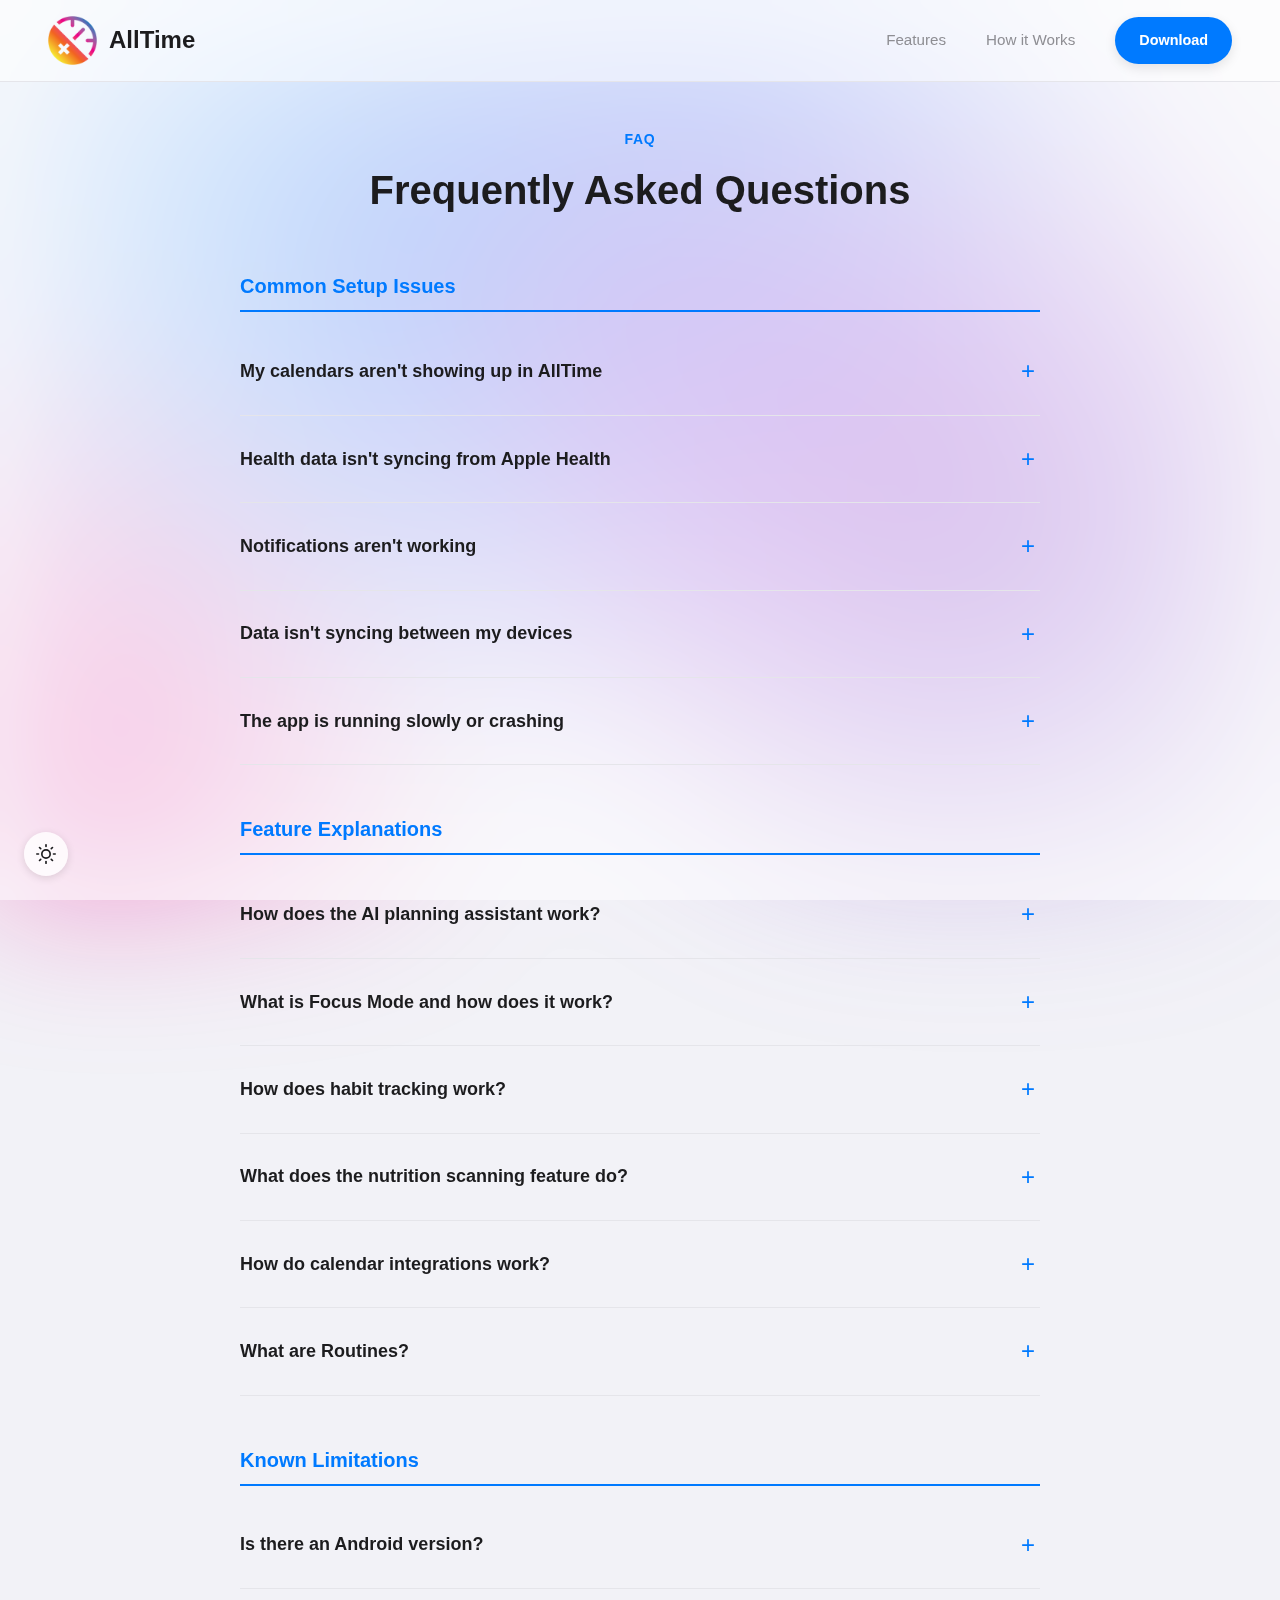
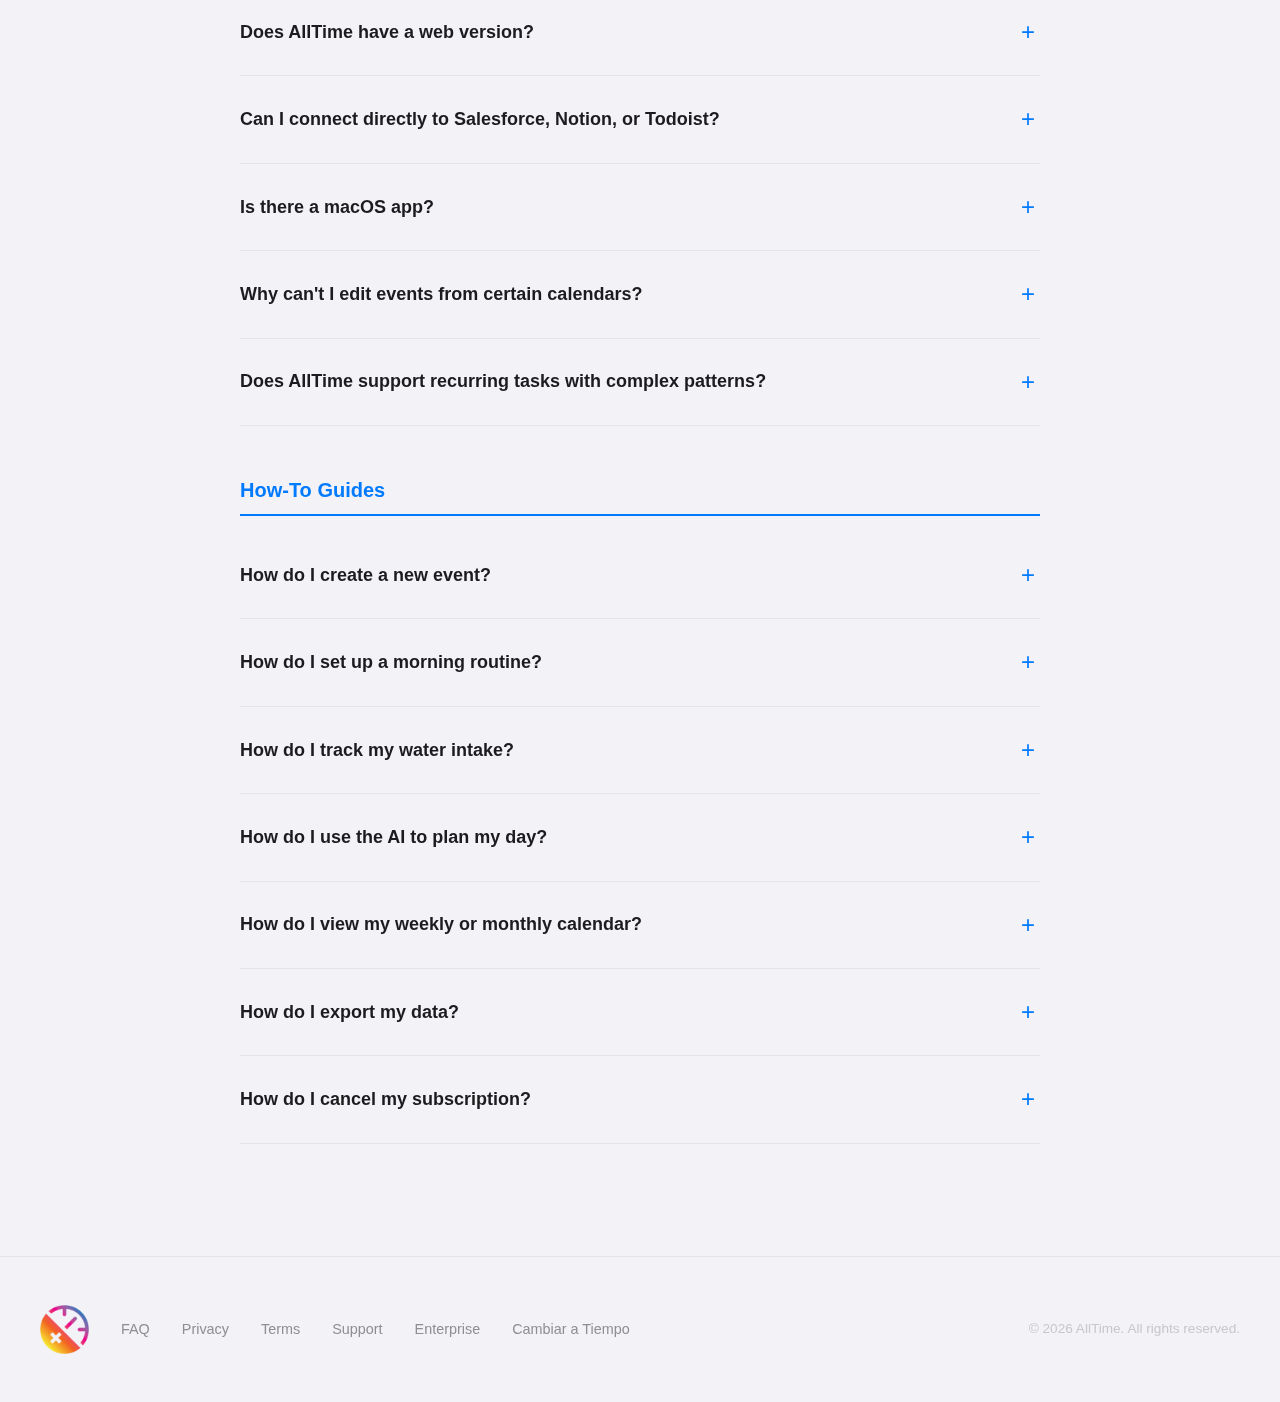
<file: faq.html>
<!DOCTYPE html>
<html lang="en">
<head>
    <meta charset="UTF-8">
    <meta name="viewport" content="width=device-width, initial-scale=1.0">

    <!-- Meta Pixel Code -->
    <script>
    !function(f,b,e,v,n,t,s)
    {if(f.fbq)return;n=f.fbq=function(){n.callMethod?
    n.callMethod.apply(n,arguments):n.queue.push(arguments)};
    if(!f._fbq)f._fbq=n;n.push=n;n.loaded=!0;n.version='2.0';
    n.queue=[];t=b.createElement(e);t.async=!0;
    t.src=v;s=b.getElementsByTagName(e)[0];
    s.parentNode.insertBefore(t,s)}(window, document,'script',
    'https://connect.facebook.net/en_US/fbevents.js');
    fbq('init', '2130274254502921');
    fbq('track', 'PageView');
    </script>
    <noscript><img height="1" width="1" style="display:none"
    src="https://www.facebook.com/tr?id=2130274254502921&ev=PageView&noscript=1"
    /></noscript>
    <!-- End Meta Pixel Code -->
    <title>FAQ — AllTime</title>
    <meta name="description" content="Frequently asked questions about AllTime, the AI-powered daily planner for health and habits.">
    <link rel="icon" type="image/png" href="logo.png">
    <link rel="canonical" href="https://usealltimeapp.com/faq">
    <link rel="alternate" hreflang="en" href="https://usealltimeapp.com/faq">
    <link rel="alternate" hreflang="x-default" href="https://usealltimeapp.com/faq">
    <link rel="stylesheet" href="assets/brand.css?v=20260503a">
    <script defer src="assets/brand.js?v=20260220h6"></script>

    <!-- Google tag (gtag.js) -->
    <script async src="https://www.googletagmanager.com/gtag/js?id=G-NBB94Y0ELK"></script>
    <script>
      window.dataLayer = window.dataLayer || [];
      function gtag(){dataLayer.push(arguments);}
      gtag('js', new Date());
      gtag('config', 'G-NBB94Y0ELK');
    </script>

    <style>
        :root {
            /* App Design System Colors */
            --color-primary: #007AFF;
            --color-white: #FFFFFF;
            --color-background: #F2F2F7;
            --color-gray-200: #E5E5EA;
            --text-primary: #1C1C1E;
            --text-secondary: #8E8E93;
            --text-tertiary: #C7C7CC;

            /* Typography */
            --font-display: -apple-system, BlinkMacSystemFont, 'SF Pro Display', 'Segoe UI', Roboto, sans-serif;
            --font-body: -apple-system, BlinkMacSystemFont, 'SF Pro Text', 'Segoe UI', Roboto, sans-serif;

            /* Border Radius */
            --radius-sm: 10px;
            --radius-md: 12px;
            --radius-lg: 16px;
            --radius-xl: 20px;
            --radius-full: 9999px;

            /* Spacing */
            --space-md: 0.75rem;
            --space-xl: 1.5rem;

            /* Shadows */
            --shadow-md: 0 4px 12px rgba(0,0,0,0.1);
            --shadow-lg: 0 8px 24px rgba(0,0,0,0.15);
        }

        * {
            margin: 0;
            padding: 0;
            box-sizing: border-box;
        }

        body {
            font-family: var(--font-body);
            background: var(--color-background);
            color: var(--text-primary);
            line-height: 1.6;
            transition: background 0.8s ease, color 0.8s ease;
        }

        body.dark-mode {
            --color-white: #1C1C1E;
            --color-background: #000000;
            --color-card: #2C2C2E;
            --color-gray-200: #424245;
            --text-primary: #F2F2F7;
            --text-secondary: #A9A9B3;
            --text-tertiary: #6C6C70;
        }

        body.dark-mode header {
            background: rgba(28, 28, 30, 0.5);
        }

        .theme-toggle {
            position: fixed;
            bottom: 24px;
            left: 24px;
            z-index: 100;
            width: 44px;
            height: 44px;
            border-radius: 50%;
            border: none;
            cursor: pointer;
            display: flex;
            align-items: center;
            justify-content: center;
            font-size: 1.2rem;
            background: rgba(255, 255, 255, 0.8);
            backdrop-filter: blur(12px);
            -webkit-backdrop-filter: blur(12px);
            box-shadow: 0 2px 8px rgba(0, 0, 0, 0.12);
            transition: background 0.3s ease, transform 0.2s ease;
            color: var(--text-primary);
        }

        .theme-toggle:hover { transform: scale(1.1); }
        .theme-toggle:active { transform: scale(0.95); }

        body.dark-mode .theme-toggle {
            background: rgba(255, 255, 255, 0.15);
            box-shadow: 0 2px 8px rgba(0, 0, 0, 0.3);
            color: #F2F2F7;
        }

        .theme-icon { width: 20px; height: 20px; }
        .theme-icon.moon { display: none; }
        body.dark-mode .theme-icon.sun { display: none; }
        body.dark-mode .theme-icon.moon { display: block; }

        /* Header */
        header {
            position: fixed;
            top: 0;
            left: 0;
            right: 0;
            padding: 1rem 3rem;
            display: flex;
            justify-content: space-between;
            align-items: center;
            z-index: 100;
            background: rgba(255,255,255,0.5);
            backdrop-filter: blur(12px);
            -webkit-backdrop-filter: blur(12px);
            border-bottom: 1px solid var(--color-gray-200);
            transition: background 0.8s ease, border-color 0.8s ease;
        }

        .logo {
            display: flex;
            align-items: center;
            gap: 0.75rem;
            text-decoration: none;
        }

        .logo img {
            height: 49px;
            width: auto;
        }

        .logo-text {
            font-family: var(--font-display);
            font-size: 1.5rem;
            font-weight: 700;
            color: var(--text-primary);
            transition: color 0.8s ease;
        }

        nav {
            display: flex;
            gap: 2.5rem;
            align-items: center;
        }

        nav a {
            font-size: 0.95rem;
            font-weight: 500;
            color: var(--text-secondary);
            text-decoration: none;
            transition: color 0.2s ease;
        }

        nav a:hover {
            color: var(--text-primary);
        }

        nav .btn {
            border-radius: var(--radius-full);
        }

        .btn {
            display: inline-flex;
            align-items: center;
            gap: 0.5rem;
            padding: 0.75rem 1.5rem;
            background: var(--color-primary);
            color: var(--color-white);
            font-family: var(--font-body);
            font-size: 0.9rem;
            font-weight: 600;
            text-decoration: none;
            border-radius: 12px;
            border: none;
            cursor: pointer;
            transition: transform 0.3s cubic-bezier(0.34, 1.56, 0.64, 1), box-shadow 0.25s ease;
            box-shadow: 0 4px 12px rgba(0,0,0,0.1);
        }

        .btn:hover {
            transform: translateY(-2px) scale(1.02);
            box-shadow: 0 8px 24px rgba(0,0,0,0.15);
        }

        .btn:active {
            transform: translateY(0) scale(0.98);
        }

        /* FAQ Section */
        .faq-section {
            padding: 8rem 2rem 6rem;
            min-height: 100vh;
            position: relative;
            z-index: 1;
        }

        .faq-content {
            max-width: 800px;
            margin: 0 auto;
        }

        .section-header {
            text-align: center;
            margin-bottom: 3rem;
        }

        .section-label {
            font-size: 0.875rem;
            font-weight: 600;
            color: var(--color-primary);
            text-transform: uppercase;
            letter-spacing: 0.05em;
            margin-bottom: 0.5rem;
        }

        .section-title {
            font-family: var(--font-display);
            font-size: 2.5rem;
            font-weight: 700;
            color: var(--text-primary);
            margin: 0;
        }

        .faq-category {
            font-family: var(--font-display);
            font-size: 1.25rem;
            font-weight: 600;
            color: var(--color-primary);
            margin: 3rem 0 1rem;
            padding-bottom: 0.5rem;
            border-bottom: 2px solid var(--color-primary);
        }

        .faq-category:first-of-type {
            margin-top: 2rem;
        }

        .faq-list {
            margin-top: 0;
            margin-bottom: 1rem;
        }

        .faq-item {
            border-bottom: 1px solid var(--color-gray-200);
            margin-bottom: 0;
        }

        .faq-question {
            display: flex;
            justify-content: space-between;
            align-items: center;
            padding: 1.5rem 0;
            cursor: pointer;
            transition: all 0.3s ease;
        }

        .faq-question:hover {
            color: var(--color-primary);
        }

        .faq-question h3 {
            font-size: 1.125rem;
            font-weight: 600;
            margin: 0;
            flex: 1;
        }

        .faq-icon {
            font-size: 1.5rem;
            font-weight: 300;
            color: var(--color-primary);
            transition: transform 0.3s ease;
            flex-shrink: 0;
            width: 24px;
            text-align: center;
        }

        .faq-item.open .faq-icon {
            transform: rotate(45deg);
        }

        .faq-answer {
            max-height: 0;
            overflow: hidden;
            transition: max-height 0.3s ease, padding 0.3s ease;
        }

        .faq-item.open .faq-answer {
            max-height: 500px;
            padding-bottom: 1.5rem;
        }

        .faq-answer p {
            margin: 0;
            color: var(--text-secondary);
            line-height: 1.6;
        }

        /* Footer */
        footer {
            padding: 3rem 2rem;
            border-top: 1px solid var(--color-gray-200);
            position: relative;
            z-index: 1;
        }

        .footer-content {
            max-width: 1200px;
            margin: 0 auto;
            display: flex;
            justify-content: space-between;
            align-items: center;
            flex-wrap: wrap;
            gap: 1.5rem;
        }

        .footer-left {
            display: flex;
            align-items: center;
            gap: 2rem;
        }

        .footer-links {
            display: flex;
            flex-wrap: wrap;
            justify-content: center;
            gap: 1rem 2rem;
        }

        .footer-links a {
            font-size: 0.9rem;
            color: var(--text-secondary);
            text-decoration: none;
            transition: color 0.2s ease;
        }

        .footer-links a:hover {
            color: var(--color-primary);
        }

        .footer-copy {
            font-size: 0.85rem;
            color: var(--text-tertiary);
        }

        @media (max-width: 768px) {
            .section-title {
                font-size: 2rem;
            }

            .faq-question h3 {
                font-size: 1rem;
            }

            .nav-links {
                gap: 1rem;
            }
        }
        #constellation-bg {
            position: fixed;
            top: 0;
            left: 0;
            width: 100%;
            height: 100%;
            z-index: 0;
            pointer-events: none;
            filter: blur(80px);
        }

        .page-frost {
            position: fixed;
            top: 0;
            left: 0;
            width: 100%;
            height: 100%;
            z-index: 0;
            pointer-events: none;
            background: rgba(255, 255, 255, 0.55);
            backdrop-filter: blur(12px);
            -webkit-backdrop-filter: blur(12px);
            transition: background 0.8s ease;
        }

        body.dark-mode .page-frost {
            background: rgba(28, 28, 30, 0.55);
        }
    </style>
</head>
<body>
    <canvas id="constellation-bg"></canvas>
    <div class="page-frost"></div>

    <header>
        <a href="/" class="logo">
            <img src="logo.png" alt="AllTime Logo">
            <span class="logo-text">AllTime</span>
        </a>
        <nav>
            <a href="/#features">Features</a>
            <a href="/#how-it-works">How it Works</a>
            <a href="/" class="btn">Download</a>
        </nav>
    </header>

    <section class="faq-section">
        <div class="faq-content">
            <div class="section-header">
                <p class="section-label">FAQ</p>
                <h2 class="section-title">Frequently Asked Questions</h2>
            </div>

            <!-- Common Setup Issues -->
            <h3 class="faq-category">Common Setup Issues</h3>
            <div class="faq-list">
                <div class="faq-item">
                    <div class="faq-question">
                        <h3>My calendars aren't showing up in AllTime</h3>
                        <span class="faq-icon">+</span>
                    </div>
                    <div class="faq-answer">
                        <p>Go to Settings > Privacy & Security > Calendars and make sure AllTime has permission. Then open AllTime's settings and tap "Calendars" to select which ones to display. If you use Google or Outlook, ensure those accounts are added in iOS Settings > Calendar > Accounts first.</p>
                    </div>
                </div>

                <div class="faq-item">
                    <div class="faq-question">
                        <h3>Health data isn't syncing from Apple Health</h3>
                        <span class="faq-icon">+</span>
                    </div>
                    <div class="faq-answer">
                        <p>Open the Health app > Sharing > Apps > AllTime and enable all the data types you want to sync. If AllTime isn't listed, open AllTime first and grant Health permissions when prompted. You may need to restart AllTime after granting permissions.</p>
                    </div>
                </div>

                <div class="faq-item">
                    <div class="faq-question">
                        <h3>Notifications aren't working</h3>
                        <span class="faq-icon">+</span>
                    </div>
                    <div class="faq-answer">
                        <p>Check Settings > Notifications > AllTime and ensure notifications are enabled. Make sure "Allow Notifications" is on, and choose your preferred alert style. Also verify that Do Not Disturb or a Focus mode isn't blocking AllTime notifications.</p>
                    </div>
                </div>

                <div class="faq-item">
                    <div class="faq-question">
                        <h3>Data isn't syncing between my devices</h3>
                        <span class="faq-icon">+</span>
                    </div>
                    <div class="faq-answer">
                        <p>AllTime uses iCloud to sync. Make sure you're signed into the same Apple ID on all devices, and that iCloud is enabled for AllTime in Settings > [Your Name] > iCloud > Apps Using iCloud. Try pulling down on the main screen to force a sync.</p>
                    </div>
                </div>

                <div class="faq-item">
                    <div class="faq-question">
                        <h3>The app is running slowly or crashing</h3>
                        <span class="faq-icon">+</span>
                    </div>
                    <div class="faq-answer">
                        <p>Try force-closing the app and reopening it. If issues persist, check that you're running the latest version from the App Store. As a last resort, you can delete and reinstall the app—your data will be restored from iCloud.</p>
                    </div>
                </div>
            </div>

            <!-- Feature Explanations -->
            <h3 class="faq-category">Feature Explanations</h3>
            <div class="faq-list">
                <div class="faq-item">
                    <div class="faq-question">
                        <h3>How does the AI planning assistant work?</h3>
                        <span class="faq-icon">+</span>
                    </div>
                    <div class="faq-answer">
                        <p>The AI analyzes your calendar, habits, energy patterns, and goals to provide personalized recommendations. It suggests optimal times for tasks, identifies scheduling conflicts, and helps you maintain work-life balance. All AI processing happens on-device for privacy—your data never leaves your phone.</p>
                    </div>
                </div>

                <div class="faq-item">
                    <div class="faq-question">
                        <h3>What is Focus Mode and how does it work?</h3>
                        <span class="faq-icon">+</span>
                    </div>
                    <div class="faq-answer">
                        <p>Focus Mode is a distraction-free timer that helps you concentrate on a single task. Tap the circle on the timeline to start a focus session. You can set a duration or use infinite mode for open-ended work. The app tracks your focus time and shows it in your daily stats.</p>
                    </div>
                </div>

                <div class="faq-item">
                    <div class="faq-question">
                        <h3>How does habit tracking work?</h3>
                        <span class="faq-icon">+</span>
                    </div>
                    <div class="faq-answer">
                        <p>Create habits with custom frequencies (daily, weekly, specific days). AllTime tracks your streaks and completion rates over time. Habits appear on your timeline at the times you set, and you can mark them complete with a single tap. View your progress in the Insights tab.</p>
                    </div>
                </div>

                <div class="faq-item">
                    <div class="faq-question">
                        <h3>What does the nutrition scanning feature do?</h3>
                        <span class="faq-icon">+</span>
                    </div>
                    <div class="faq-answer">
                        <p>Point your camera at any meal and the AI identifies the foods and estimates nutritional content (calories, protein, carbs, fat). It logs this to your timeline and Apple Health. You can edit the AI's estimates if needed. This feature requires a Premium subscription.</p>
                    </div>
                </div>

                <div class="faq-item">
                    <div class="faq-question">
                        <h3>How do calendar integrations work?</h3>
                        <span class="faq-icon">+</span>
                    </div>
                    <div class="faq-answer">
                        <p>AllTime syncs with Apple Calendar, Google Calendar, and Outlook through iOS's built-in calendar system. Events you create in AllTime appear in your other calendar apps, and vice versa. Changes sync both ways in real-time.</p>
                    </div>
                </div>

                <div class="faq-item">
                    <div class="faq-question">
                        <h3>What are Routines?</h3>
                        <span class="faq-icon">+</span>
                    </div>
                    <div class="faq-answer">
                        <p>Routines are sequences of tasks you do regularly, like a morning routine or workout warmup. Create a routine once, and AllTime can add all its steps to your timeline with one tap. Great for building consistent daily habits.</p>
                    </div>
                </div>
            </div>

            <!-- Known Limitations -->
            <h3 class="faq-category">Known Limitations</h3>
            <div class="faq-list">
                <div class="faq-item">
                    <div class="faq-question">
                        <h3>Is there an Android version?</h3>
                        <span class="faq-icon">+</span>
                    </div>
                    <div class="faq-answer">
                        <p>Not currently. AllTime is iOS-only and deeply integrated with Apple's ecosystem (HealthKit, EventKit, iCloud). An Android version would require significant rebuilding. We're focused on making the iOS experience great first.</p>
                    </div>
                </div>

                <div class="faq-item">
                    <div class="faq-question">
                        <h3>Does AllTime have a web version?</h3>
                        <span class="faq-icon">+</span>
                    </div>
                    <div class="faq-answer">
                        <p>Not yet. AllTime is currently a native iOS app. A web version is on our roadmap, but there's no timeline. Your calendar events are accessible through other web calendars (Google, Outlook, iCloud.com) since AllTime syncs with them.</p>
                    </div>
                </div>

                <div class="faq-item">
                    <div class="faq-question">
                        <h3>Can I connect directly to Salesforce, Notion, or Todoist?</h3>
                        <span class="faq-icon">+</span>
                    </div>
                    <div class="faq-answer">
                        <p>There are no direct integrations with these services. However, if they sync to your calendar (like Salesforce meetings to Outlook), those events appear in AllTime automatically. We're exploring more integrations for future updates.</p>
                    </div>
                </div>

                <div class="faq-item">
                    <div class="faq-question">
                        <h3>Is there a macOS app?</h3>
                        <span class="faq-icon">+</span>
                    </div>
                    <div class="faq-answer">
                        <p>A macOS version is coming soon! It will sync with your iPhone via iCloud and offer the same timeline-based planning experience optimized for desktop use.</p>
                    </div>
                </div>

                <div class="faq-item">
                    <div class="faq-question">
                        <h3>Why can't I edit events from certain calendars?</h3>
                        <span class="faq-icon">+</span>
                    </div>
                    <div class="faq-answer">
                        <p>Some calendars are read-only (like subscribed calendars, holidays, or shared calendars where you only have view access). AllTime respects these permissions—you can view these events but not edit them. Check the calendar's sharing settings in its original app.</p>
                    </div>
                </div>

                <div class="faq-item">
                    <div class="faq-question">
                        <h3>Does AllTime support recurring tasks with complex patterns?</h3>
                        <span class="faq-icon">+</span>
                    </div>
                    <div class="faq-answer">
                        <p>Currently, AllTime supports daily, weekly, and specific-day recurrence. Complex patterns like "first Monday of every month" or "every 3 weeks" aren't supported yet. For complex recurring events, create them in Google Calendar or Outlook and they'll sync to AllTime.</p>
                    </div>
                </div>
            </div>

            <!-- How-To Guides -->
            <h3 class="faq-category">How-To Guides</h3>
            <div class="faq-list">
                <div class="faq-item">
                    <div class="faq-question">
                        <h3>How do I create a new event?</h3>
                        <span class="faq-icon">+</span>
                    </div>
                    <div class="faq-answer">
                        <p>Tap and hold anywhere on the timeline to create an event at that time. Or tap the + button in the top right. Fill in the title, time, and any other details. Drag the event's edges to adjust the duration, or drag the whole event to reschedule it.</p>
                    </div>
                </div>

                <div class="faq-item">
                    <div class="faq-question">
                        <h3>How do I set up a morning routine?</h3>
                        <span class="faq-icon">+</span>
                    </div>
                    <div class="faq-answer">
                        <p>Go to the Routines tab and tap "New Routine". Add each step of your routine (wake up, exercise, shower, etc.) with estimated durations. Set a start time and which days to repeat. The routine will appear on your timeline and you can check off each step as you go.</p>
                    </div>
                </div>

                <div class="faq-item">
                    <div class="faq-question">
                        <h3>How do I track my water intake?</h3>
                        <span class="faq-icon">+</span>
                    </div>
                    <div class="faq-answer">
                        <p>Create a habit for water intake with your daily goal. Each time you drink water, tap the habit to log it. AllTime syncs this data to Apple Health. You can also use the quick-add button on the timeline to log water without opening the full habit view.</p>
                    </div>
                </div>

                <div class="faq-item">
                    <div class="faq-question">
                        <h3>How do I use the AI to plan my day?</h3>
                        <span class="faq-icon">+</span>
                    </div>
                    <div class="faq-answer">
                        <p>Tap the AI button (sparkle icon) on your timeline. Tell it what you want to accomplish, like "Schedule 2 hours for deep work" or "Find time for a workout". The AI will suggest times based on your existing schedule and energy patterns. Accept or modify its suggestions.</p>
                    </div>
                </div>

                <div class="faq-item">
                    <div class="faq-question">
                        <h3>How do I view my weekly or monthly calendar?</h3>
                        <span class="faq-icon">+</span>
                    </div>
                    <div class="faq-answer">
                        <p>Pinch outward on the timeline to zoom out to week view. Pinch again to see the month view. Pinch inward to zoom back to day view. You can also tap the date header to quickly jump between views or select a specific date.</p>
                    </div>
                </div>

                <div class="faq-item">
                    <div class="faq-question">
                        <h3>How do I export my data?</h3>
                        <span class="faq-icon">+</span>
                    </div>
                    <div class="faq-answer">
                        <p>Go to Settings > Data > Export. You can export your habits, routines, and tracked data as a JSON or CSV file. Calendar events are already accessible through your synced calendar services. Health data can be exported from Apple Health directly.</p>
                    </div>
                </div>

                <div class="faq-item">
                    <div class="faq-question">
                        <h3>How do I cancel my subscription?</h3>
                        <span class="faq-icon">+</span>
                    </div>
                    <div class="faq-answer">
                        <p>Open Settings on your iPhone > tap your name > Subscriptions > AllTime > Cancel Subscription. Your premium features remain active until the end of your billing period. Your data is never deleted—you just lose access to premium features.</p>
                    </div>
                </div>
            </div>
        </div>
    </section>

    <footer>
        <div class="footer-content">
            <div class="footer-left">
                <a href="/" class="logo">
                    <img src="logo.png" alt="AllTime" style="height: 49px;">
                </a>
                <div class="footer-links">
                    <a href="/faq">FAQ</a>
                    <a href="/privacy">Privacy</a>
                    <a href="/terms">Terms</a>
                    <a href="/support">Support</a>
                    <a href="/enterprise">Enterprise</a>
                </div>
            </div>
            <p class="footer-copy">© 2026 AllTime. All rights reserved.</p>
        </div>
    </footer>

    <script>
        // FAQ accordion functionality
        document.querySelectorAll('.faq-question').forEach(button => {
            button.addEventListener('click', () => {
                const item = button.parentElement;
                const isOpen = item.classList.contains('open');

                // Close all items
                document.querySelectorAll('.faq-item').forEach(i => i.classList.remove('open'));

                // Open clicked item if it wasn't open
                if (!isOpen) {
                    item.classList.add('open');
                }
            });
        });
    </script>

<script src="assets/constellation.js"></script>

<button class="theme-toggle" id="theme-toggle" aria-label="Toggle dark mode"><svg class="theme-icon sun" viewBox="0 0 24 24" fill="none" stroke="currentColor" stroke-width="2" stroke-linecap="round" stroke-linejoin="round"><circle cx="12" cy="12" r="5"/><line x1="12" y1="1" x2="12" y2="3"/><line x1="12" y1="21" x2="12" y2="23"/><line x1="4.22" y1="4.22" x2="5.64" y2="5.64"/><line x1="18.36" y1="18.36" x2="19.78" y2="19.78"/><line x1="1" y1="12" x2="3" y2="12"/><line x1="21" y1="12" x2="23" y2="12"/><line x1="4.22" y1="19.78" x2="5.64" y2="18.36"/><line x1="18.36" y1="5.64" x2="19.78" y2="4.22"/></svg><svg class="theme-icon moon" viewBox="0 0 24 24" fill="none" stroke="currentColor" stroke-width="2" stroke-linecap="round" stroke-linejoin="round"><path d="M21 12.79A9 9 0 1 1 11.21 3 7 7 0 0 0 21 12.79z"/></svg></button>
<script>
(function() {
    var toggle = document.getElementById('theme-toggle');
    var body = document.body;
    var prefersDark = window.matchMedia('(prefers-color-scheme: dark)').matches;
    var saved = localStorage.getItem('theme');
    if (saved ? saved === 'dark' : prefersDark) body.classList.add('dark-mode');
    window.matchMedia('(prefers-color-scheme: dark)').addEventListener('change', function(e) {
        if (localStorage.getItem('theme') !== null) return;
        if (e.matches) body.classList.add('dark-mode'); else body.classList.remove('dark-mode');
    });
    toggle.addEventListener('click', function() {
        body.classList.toggle('dark-mode');
        localStorage.setItem('theme', body.classList.contains('dark-mode') ? 'dark' : 'light');
    });
})();
</script>

<!-- Crisp Chat -->
<style>.crisp-client .cc-1brb6[data-full-view=true] .cc-1yy0g .cc-1m2mf,.crisp-client .cc-1brb6[data-full-view=true] .cc-1yy0g .cc-7db8d{background-color:#007AFF!important}</style>
<script type="text/javascript">window.$crisp=[];window.CRISP_WEBSITE_ID="3795f3c5-2255-4dc4-9b2e-cd7eabecffb5";window.CRISP_RUNTIME_CONFIG={theme_color:"#007AFF"};(function(){d=document;s=d.createElement("script");s.src="https://client.crisp.chat/l.js";s.async=1;d.getElementsByTagName("head")[0].appendChild(s);})();</script>
</body>
</html>
</file>
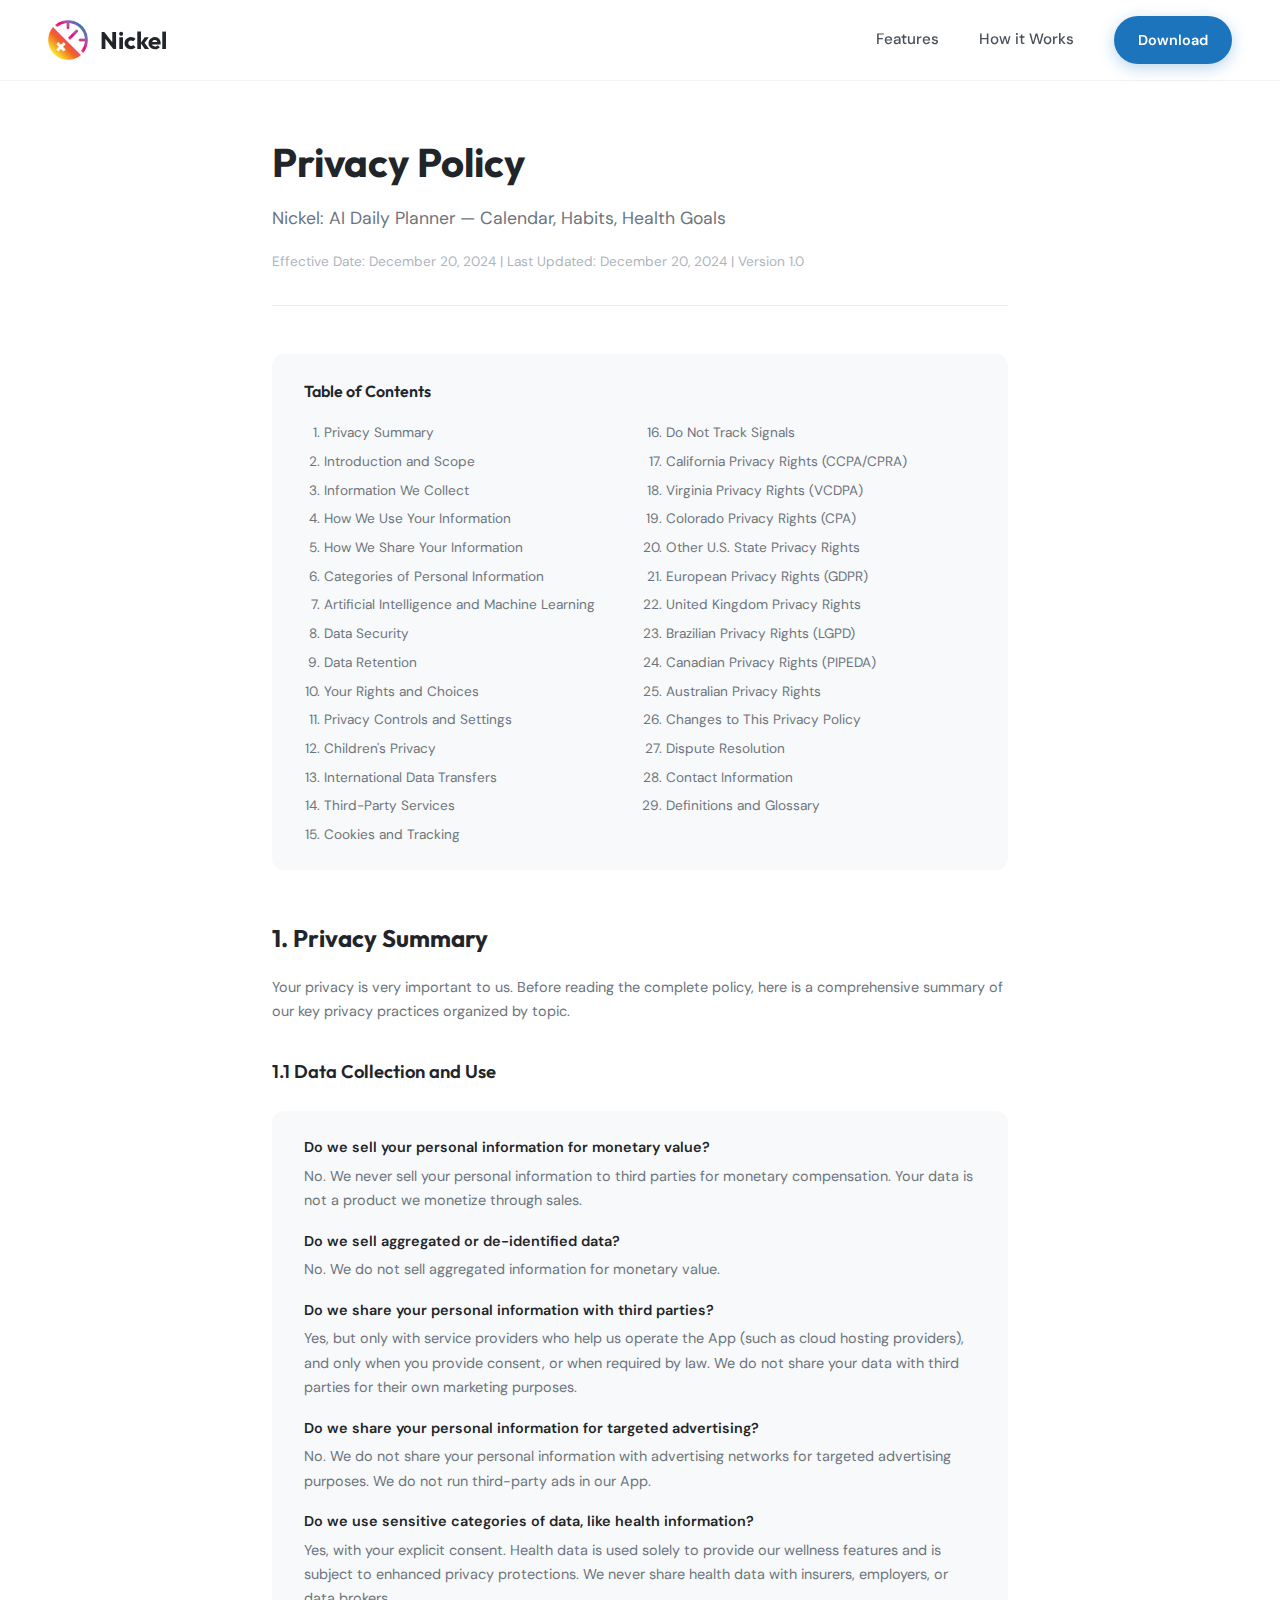
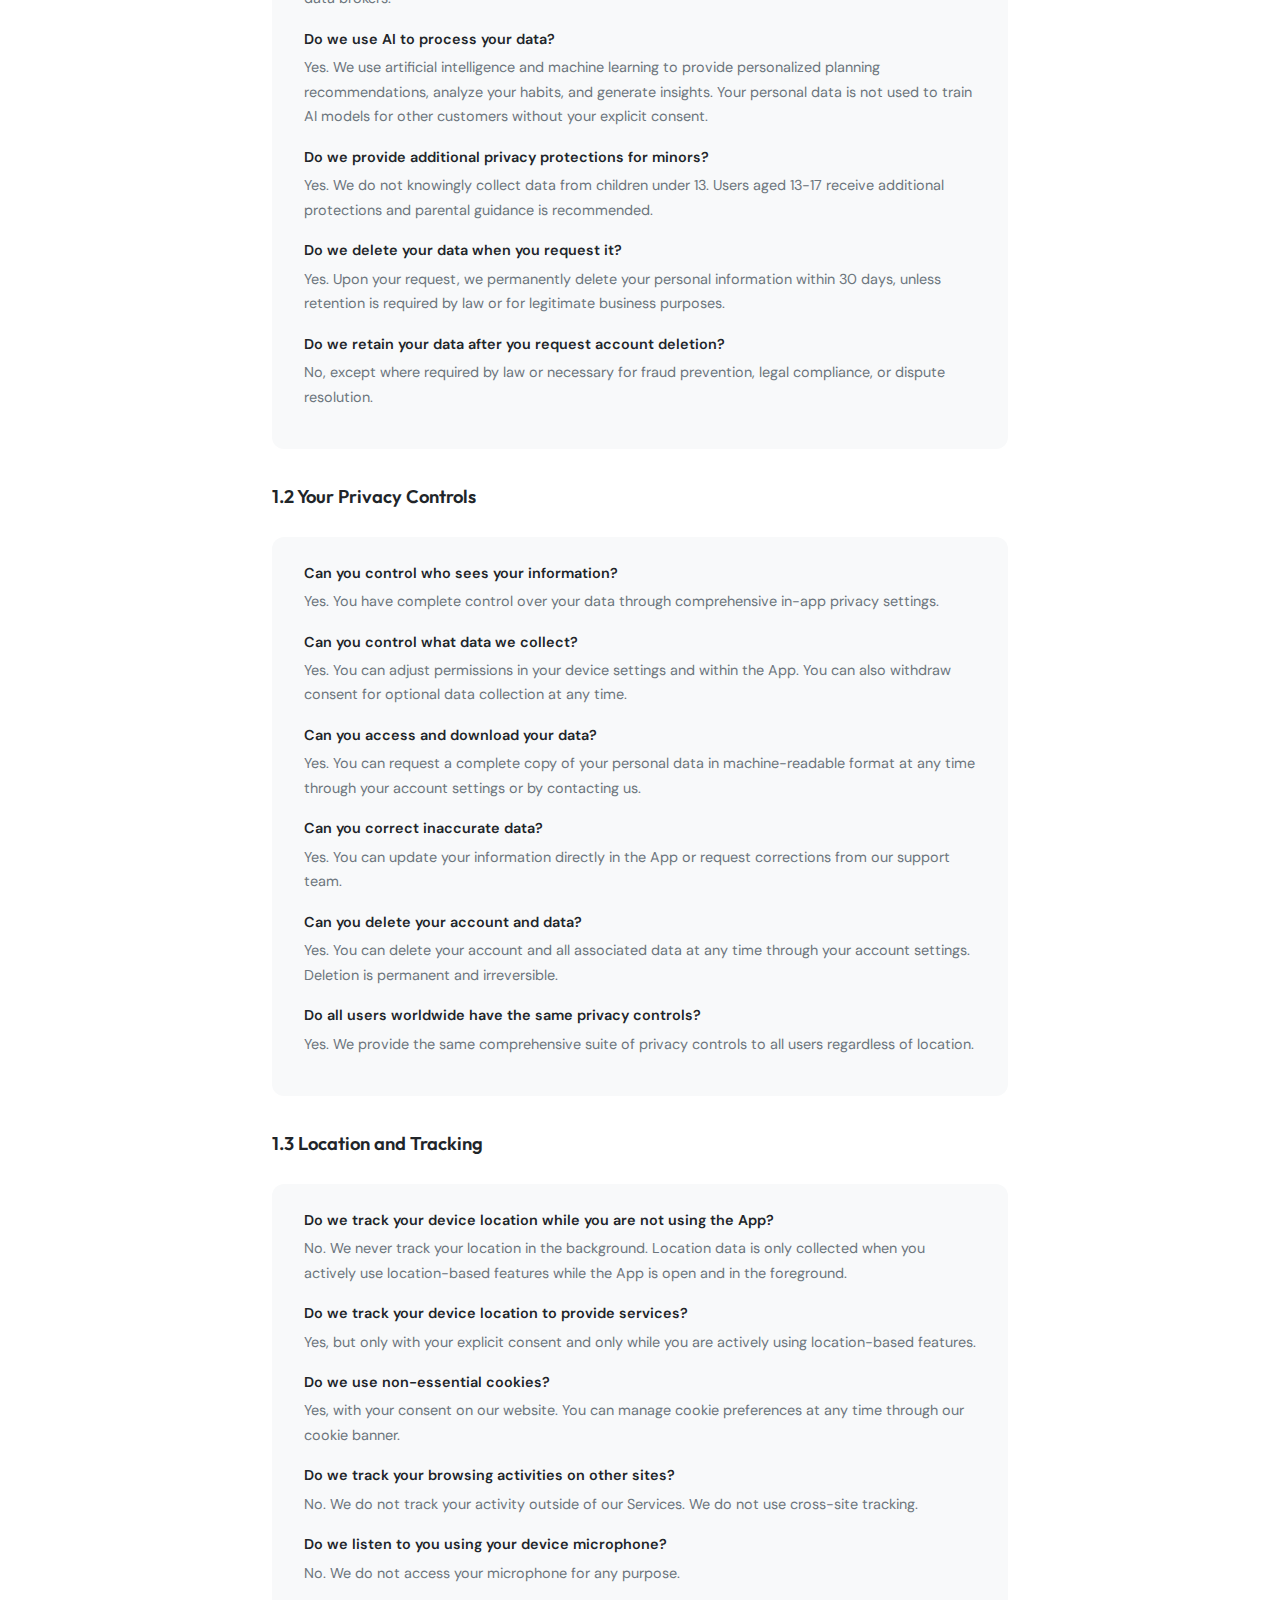
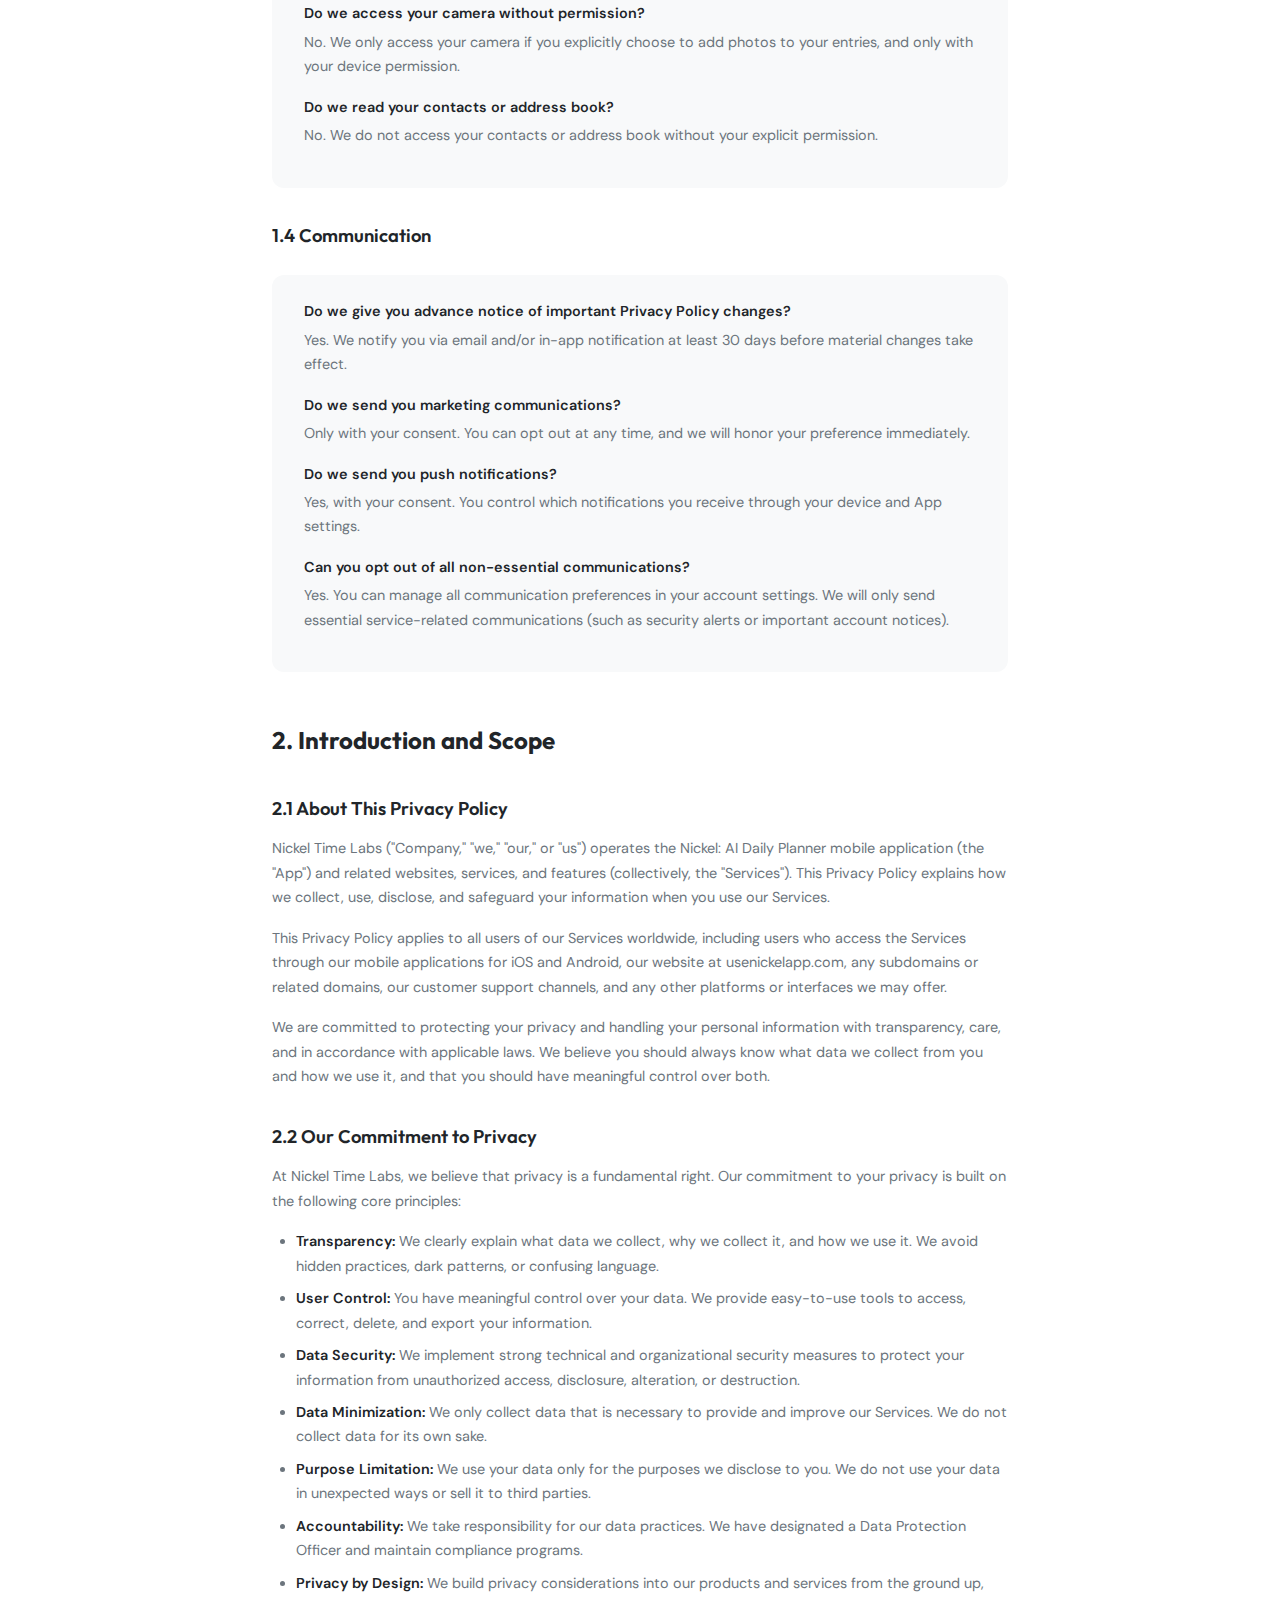
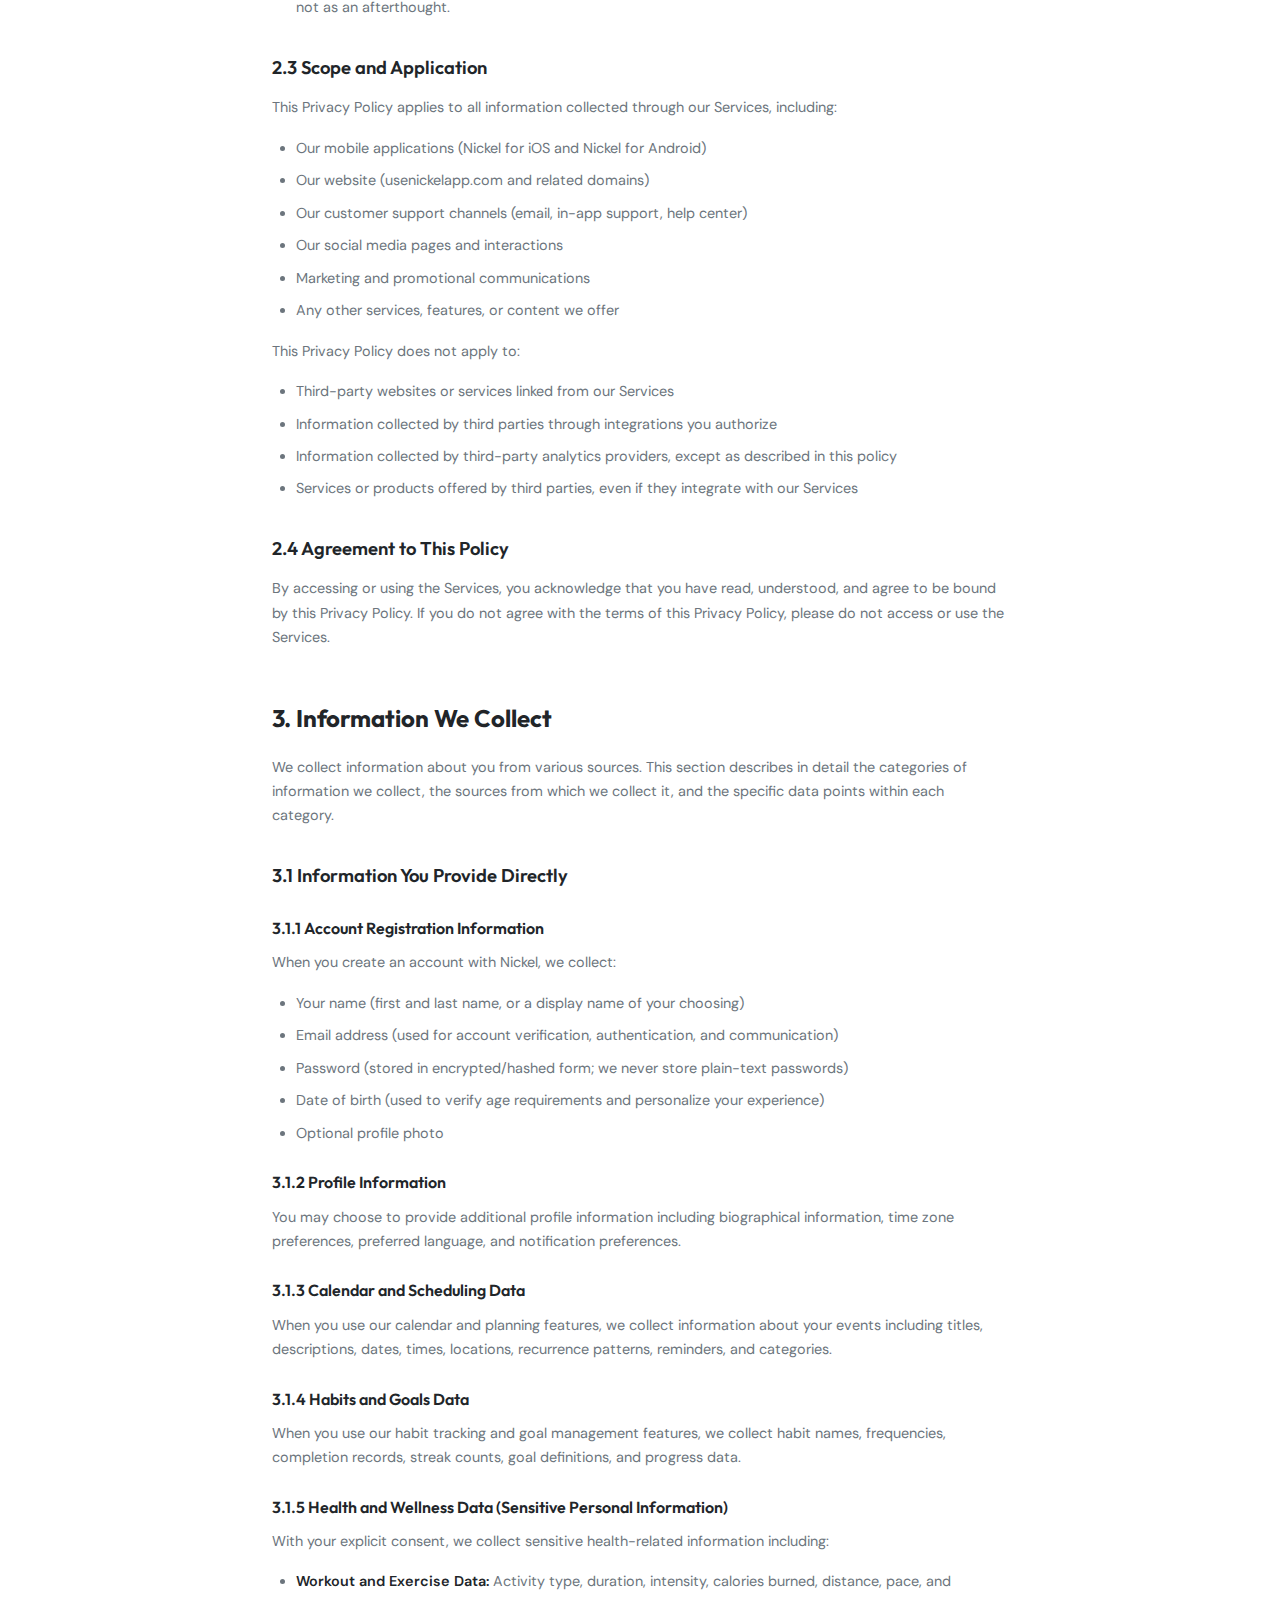
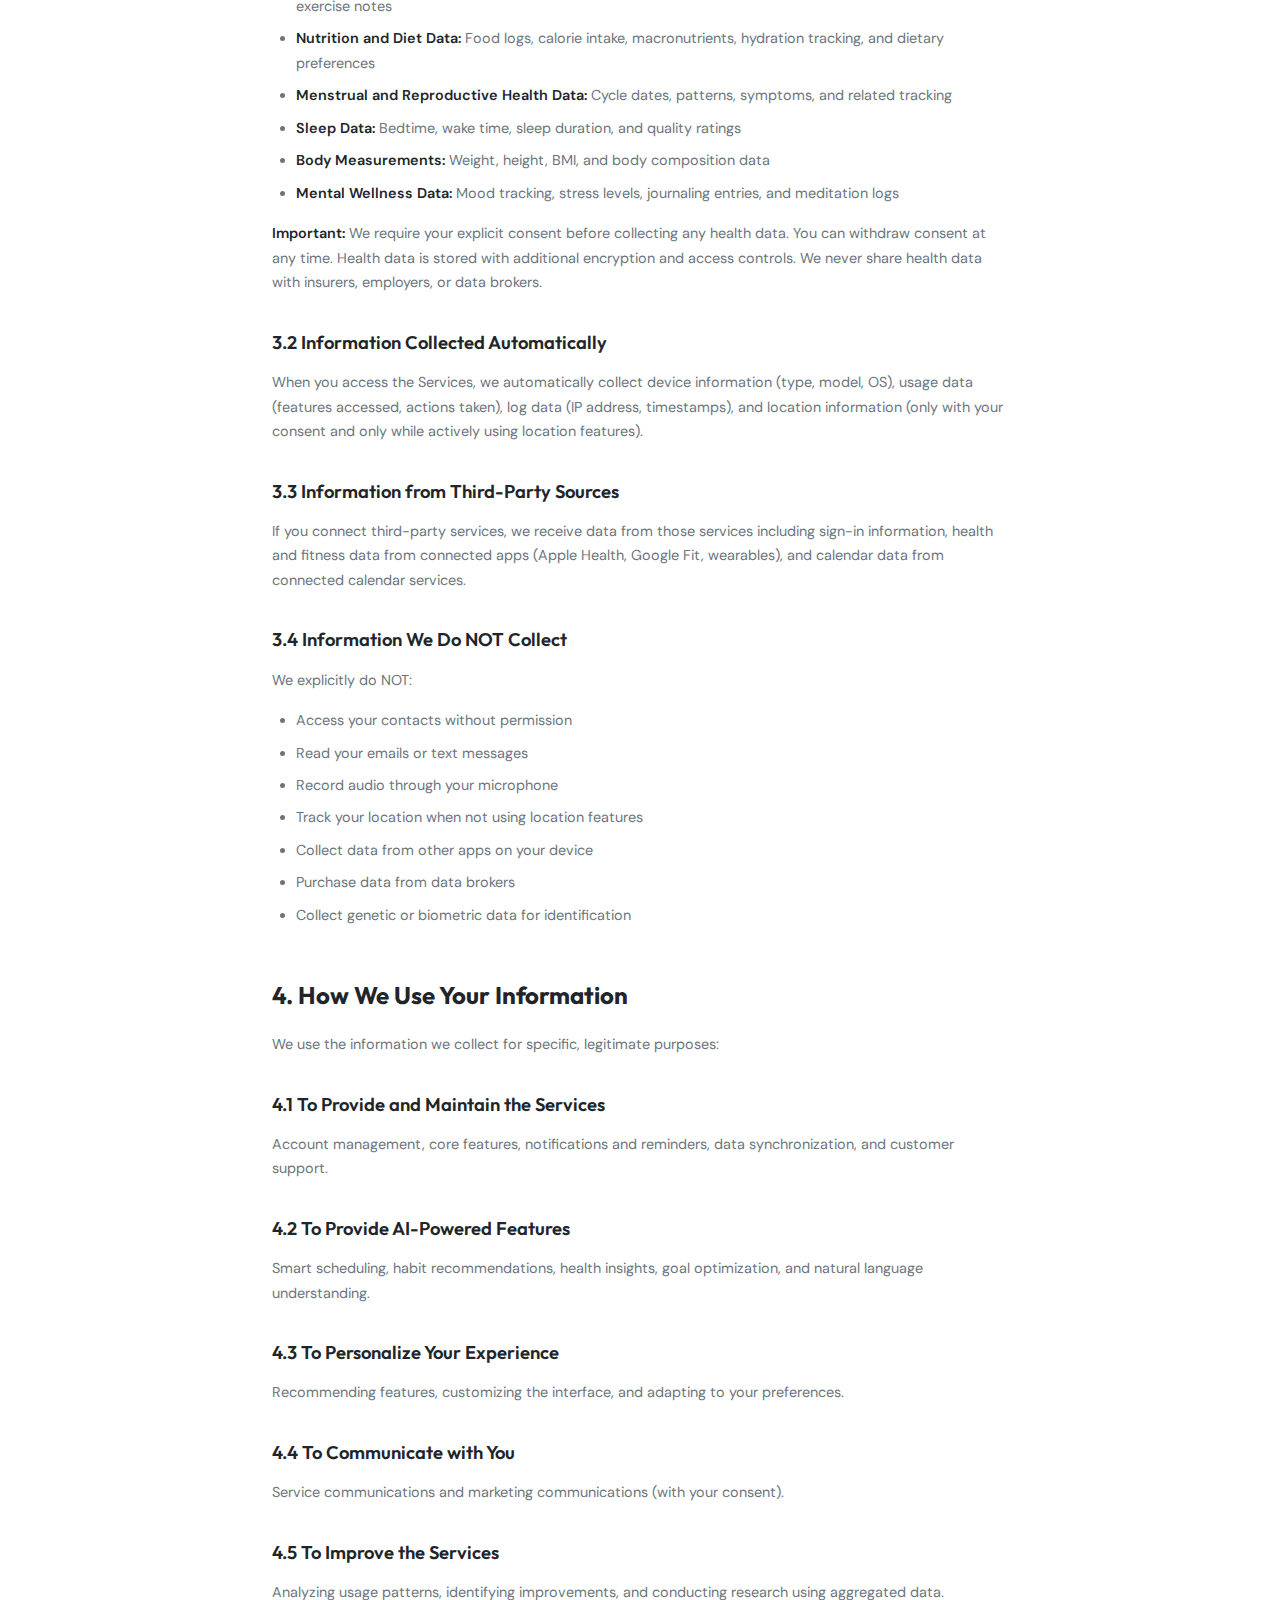
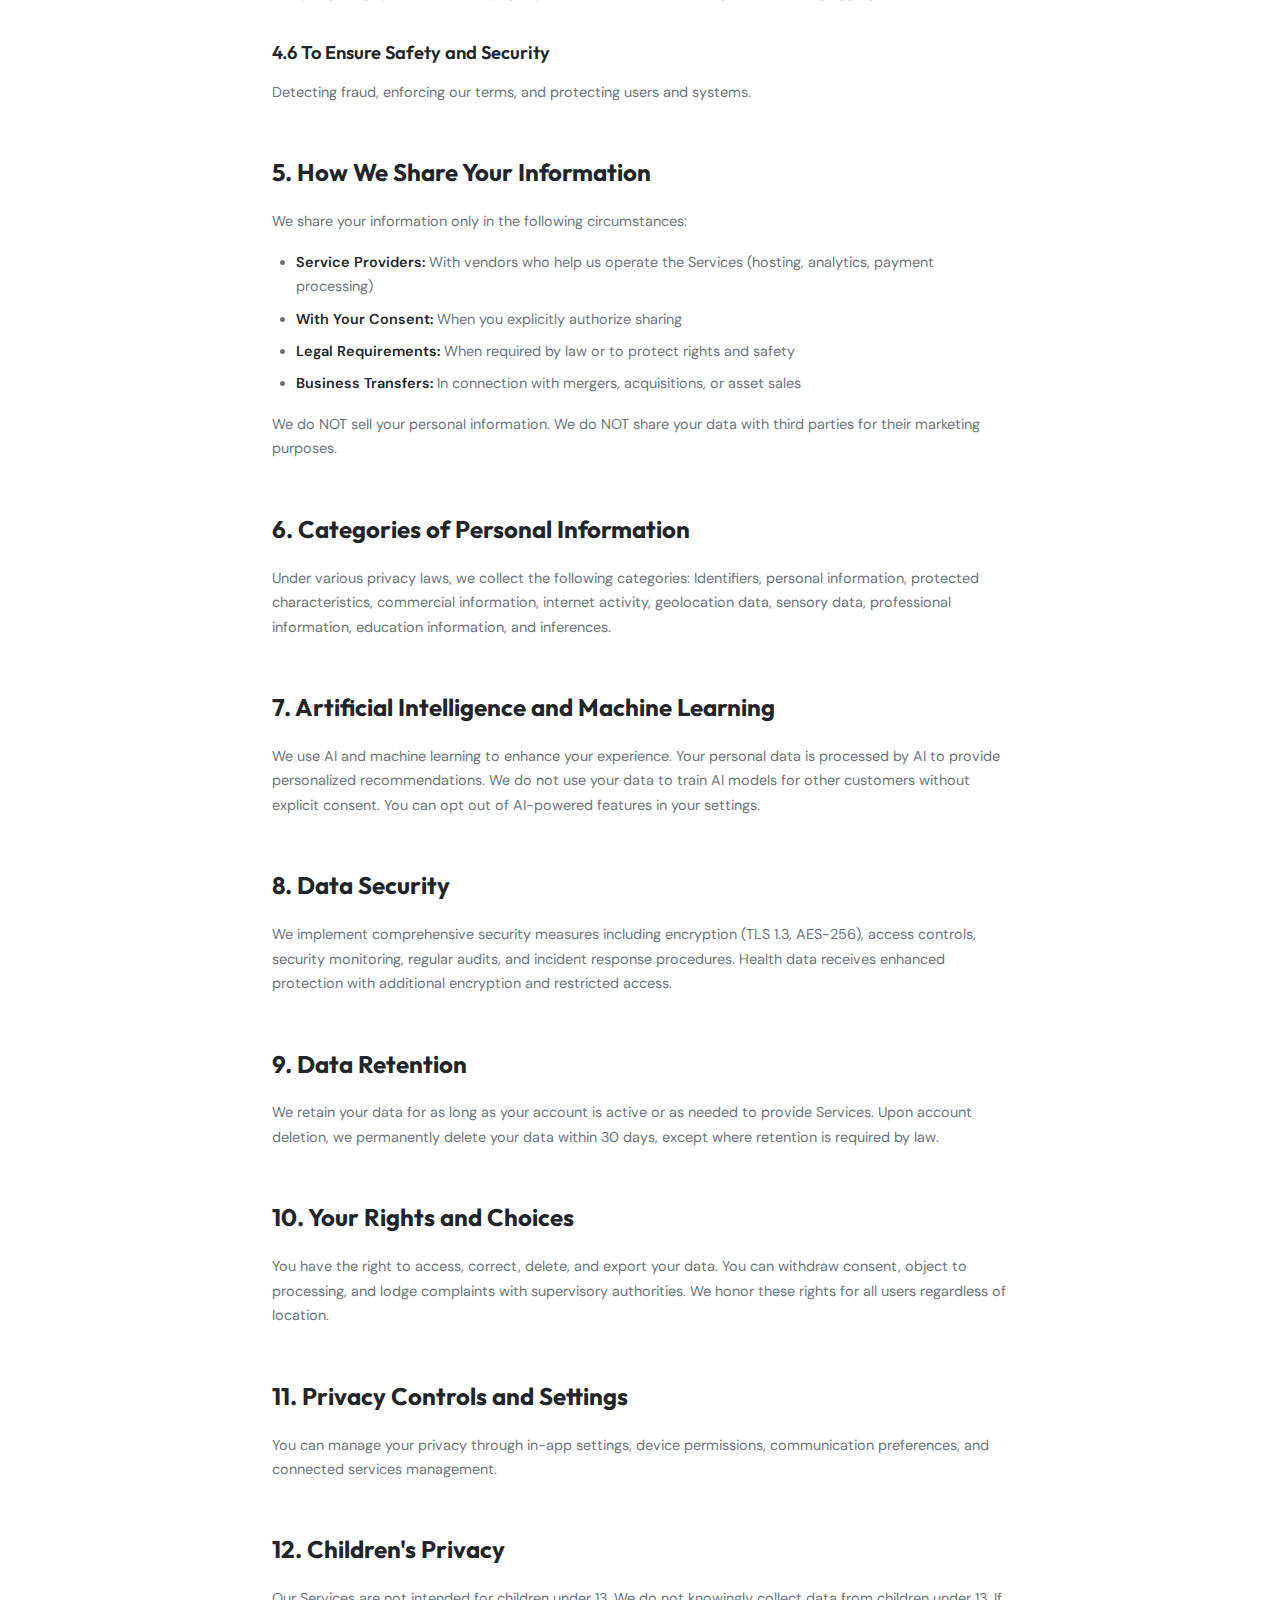
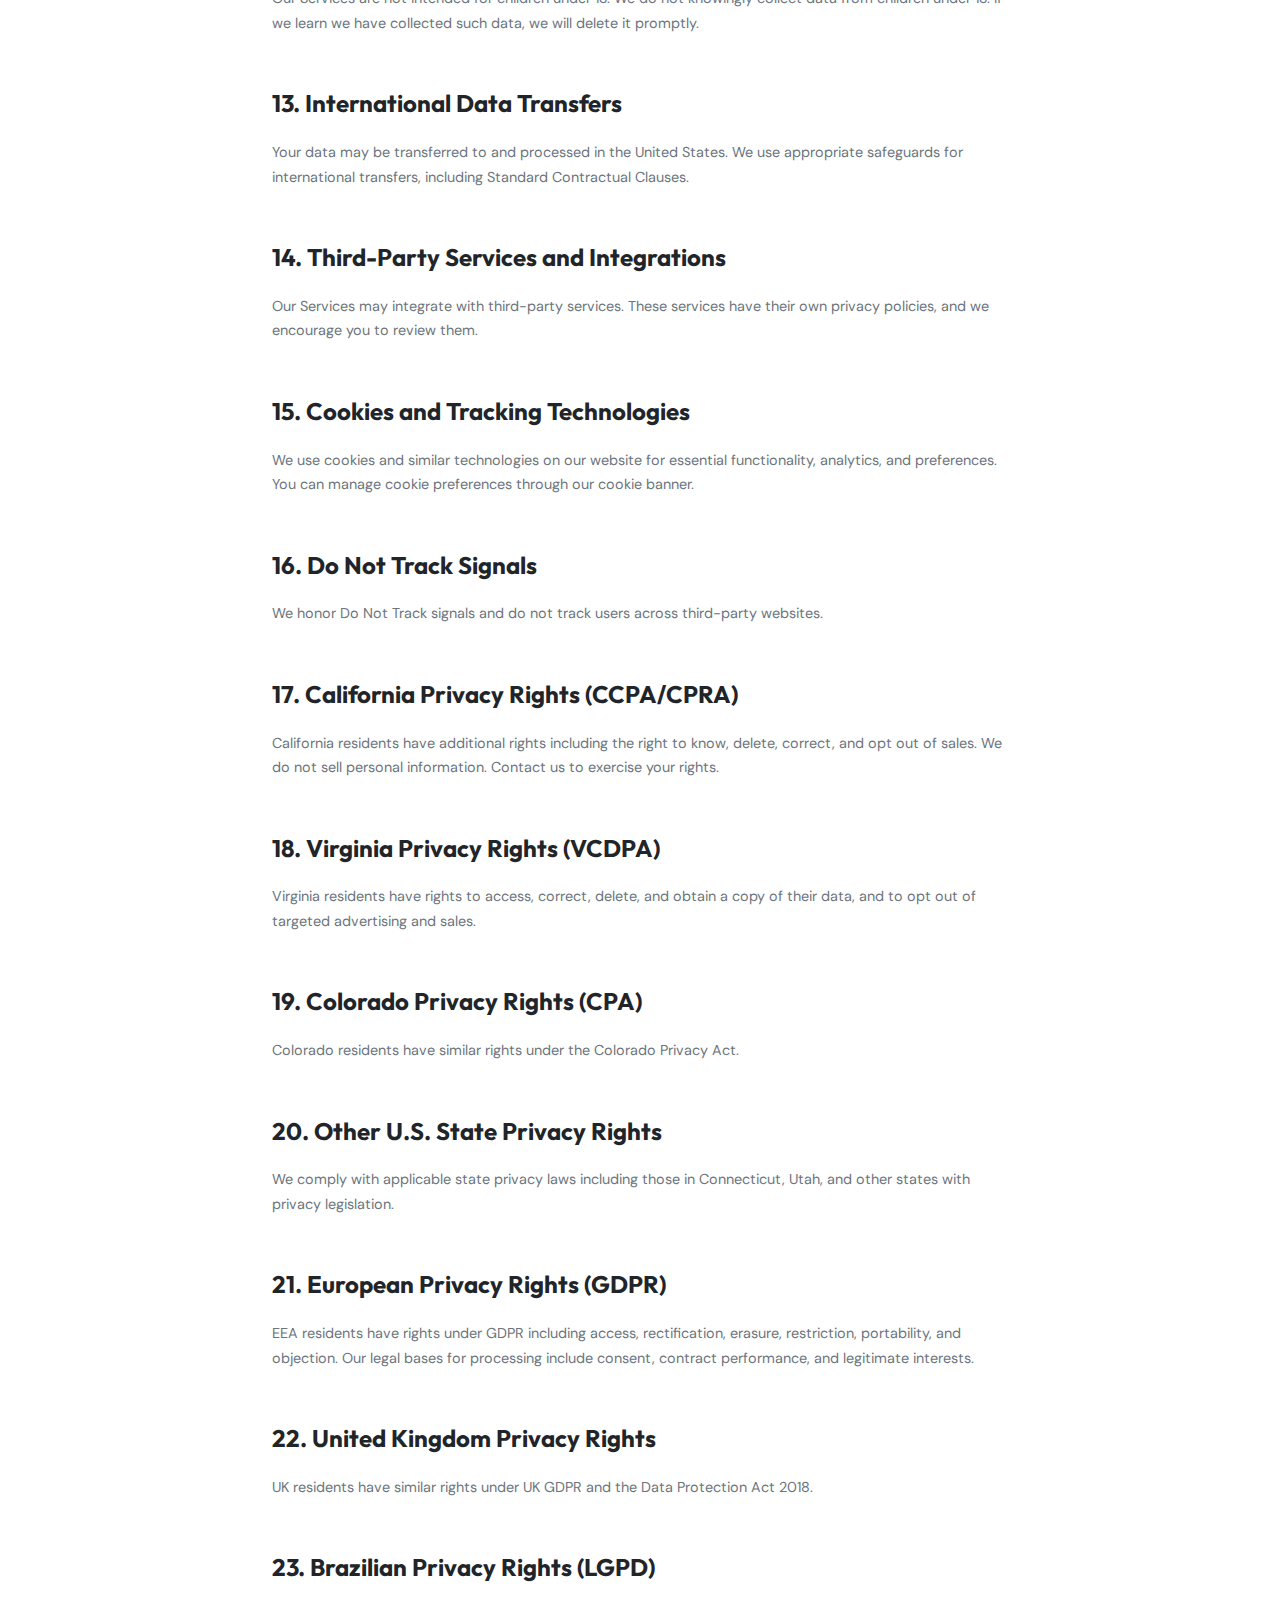
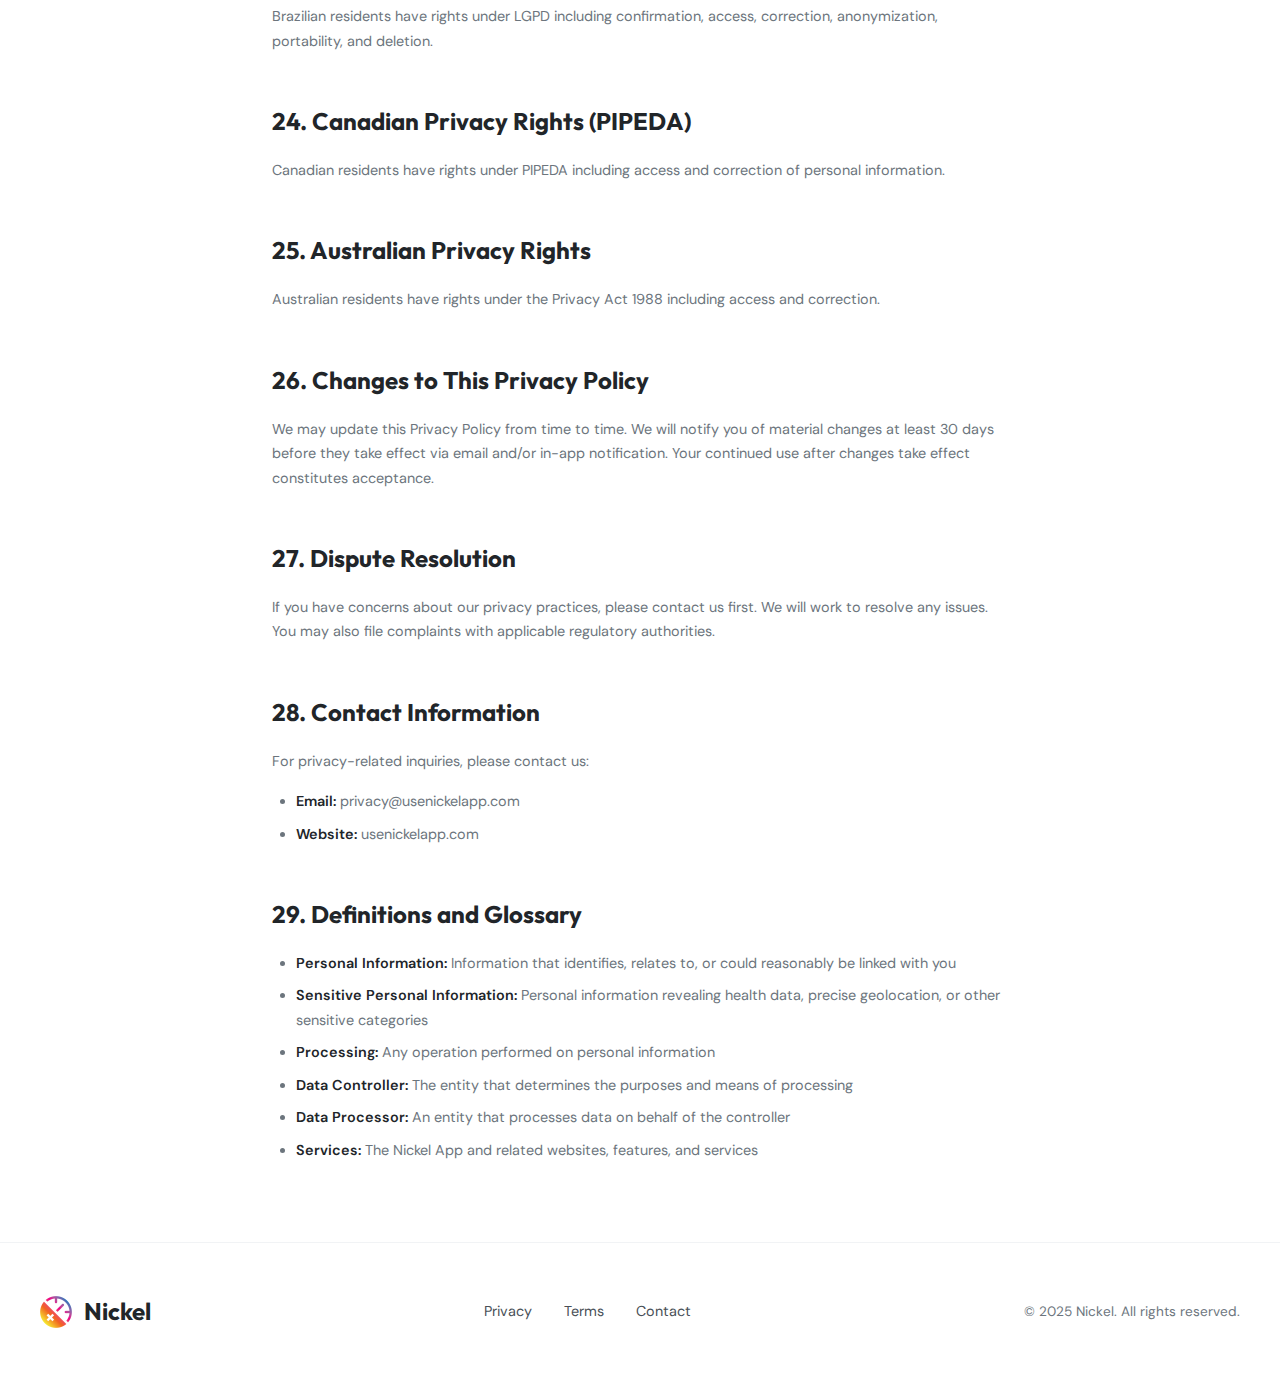
<file: privacy.html>
<!DOCTYPE html>
<html lang="en">
<head>
    <meta charset="UTF-8">
    <meta name="viewport" content="width=device-width, initial-scale=1.0">
    <title>Privacy Policy — Nickel</title>
    <meta name="description" content="Privacy Policy for Nickel: AI Daily Planner">
    <link rel="icon" type="image/png" href="logo.png">
    <link rel="preconnect" href="https://fonts.googleapis.com">
    <link rel="preconnect" href="https://fonts.gstatic.com" crossorigin>
    <link href="https://fonts.googleapis.com/css2?family=DM+Sans:ital,opsz,wght@0,9..40,400;0,9..40,500;0,9..40,600;0,9..40,700;1,9..40,400&family=Outfit:wght@400;500;600;700&display=swap" rel="stylesheet">
    <style>
        :root {
            --color-white: #FFFFFF;
            --color-light: #F8F9FA;
            --color-gray-100: #F1F3F5;
            --color-gray-200: #E9ECEF;
            --color-gray-400: #ADB5BD;
            --color-gray-600: #6C757D;
            --color-ink: #212529;
            --color-ink-soft: #495057;
            --color-blue: #1c75bc;

            --font-display: 'Outfit', -apple-system, sans-serif;
            --font-body: 'DM Sans', -apple-system, sans-serif;
        }

        * {
            margin: 0;
            padding: 0;
            box-sizing: border-box;
        }

        html {
            scroll-behavior: smooth;
        }

        body {
            font-family: var(--font-body);
            background: var(--color-white);
            color: var(--color-gray-600);
            line-height: 1.7;
            font-size: 0.9rem;
        }

        header {
            position: fixed;
            top: 0;
            left: 0;
            right: 0;
            padding: 1rem 3rem;
            display: flex;
            justify-content: space-between;
            align-items: center;
            z-index: 100;
            background: rgba(255,255,255,0.9);
            backdrop-filter: blur(20px);
            border-bottom: 1px solid var(--color-gray-100);
        }

        .logo {
            display: flex;
            align-items: center;
            gap: 0.75rem;
            text-decoration: none;
        }

        .logo img {
            height: 40px;
            width: auto;
        }

        .logo-text {
            font-family: var(--font-display);
            font-size: 1.5rem;
            font-weight: 700;
            color: var(--color-ink);
        }

        nav {
            display: flex;
            gap: 2.5rem;
            align-items: center;
        }

        nav a {
            font-size: 0.95rem;
            font-weight: 500;
            color: var(--color-ink-soft);
            text-decoration: none;
            transition: color 0.2s ease;
        }

        nav a:hover {
            color: var(--color-ink);
        }

        .btn {
            display: inline-flex;
            align-items: center;
            gap: 0.5rem;
            padding: 0.75rem 1.5rem;
            background: var(--color-blue);
            color: var(--color-white);
            font-family: var(--font-body);
            font-size: 0.9rem;
            font-weight: 600;
            text-decoration: none;
            border-radius: 100px;
            border: none;
            cursor: pointer;
            transition: all 0.3s ease;
            box-shadow: 0 4px 15px rgba(28,117,188,0.3);
        }

        .btn:hover {
            transform: translateY(-2px);
            box-shadow: 0 6px 20px rgba(28,117,188,0.4);
        }

        main {
            max-width: 800px;
            margin: 0 auto;
            padding: 8rem 2rem 4rem;
        }

        .policy-header {
            margin-bottom: 3rem;
            padding-bottom: 2rem;
            border-bottom: 1px solid var(--color-gray-200);
        }

        .policy-header h1 {
            font-family: var(--font-display);
            font-size: 2.5rem;
            font-weight: 700;
            color: var(--color-ink);
            margin-bottom: 0.5rem;
        }

        .policy-header .subtitle {
            font-size: 1.1rem;
            color: var(--color-gray-600);
            margin-bottom: 1rem;
        }

        .policy-header .meta {
            font-size: 0.85rem;
            color: var(--color-gray-400);
        }

        .policy-content h2 {
            font-family: var(--font-display);
            font-size: 1.5rem;
            font-weight: 700;
            color: var(--color-ink);
            margin-top: 3rem;
            margin-bottom: 1rem;
        }

        .policy-content h3 {
            font-family: var(--font-display);
            font-size: 1.15rem;
            font-weight: 600;
            color: var(--color-ink);
            margin-top: 2rem;
            margin-bottom: 0.75rem;
        }

        .policy-content h4 {
            font-family: var(--font-display);
            font-size: 1rem;
            font-weight: 600;
            color: var(--color-ink);
            margin-top: 1.5rem;
            margin-bottom: 0.5rem;
        }

        .policy-content p {
            margin-bottom: 1rem;
            text-align: left;
        }

        .policy-content ul {
            margin-bottom: 1rem;
            padding-left: 1.5rem;
        }

        .policy-content li {
            margin-bottom: 0.5rem;
        }

        .policy-content strong {
            color: var(--color-ink);
            font-weight: 600;
        }

        .toc {
            background: var(--color-light);
            border-radius: 12px;
            padding: 1.5rem 2rem;
            margin-bottom: 2rem;
        }

        .toc h3 {
            font-family: var(--font-display);
            font-size: 1rem;
            font-weight: 600;
            color: var(--color-ink);
            margin-bottom: 1rem;
            margin-top: 0;
        }

        .toc ol {
            padding-left: 1.25rem;
            margin: 0;
            columns: 2;
            column-gap: 2rem;
        }

        .toc li {
            margin-bottom: 0.35rem;
            font-size: 0.85rem;
        }

        .toc a {
            color: var(--color-gray-600);
            text-decoration: none;
        }

        .toc a:hover {
            color: var(--color-blue);
        }

        .summary-box {
            background: var(--color-light);
            border-radius: 12px;
            padding: 1.5rem 2rem;
            margin: 1.5rem 0;
        }

        .summary-box h4 {
            margin-top: 0;
        }

        .qa-item {
            margin-bottom: 1rem;
        }

        .qa-item strong {
            display: block;
            margin-bottom: 0.25rem;
        }

        footer {
            padding: 3rem 2rem;
            border-top: 1px solid var(--color-gray-100);
        }

        .footer-content {
            max-width: 1200px;
            margin: 0 auto;
            display: flex;
            justify-content: space-between;
            align-items: center;
            flex-wrap: wrap;
            gap: 1.5rem;
        }

        .footer-links {
            display: flex;
            gap: 2rem;
        }

        .footer-links a {
            font-size: 0.9rem;
            color: var(--color-ink-soft);
            text-decoration: none;
            transition: color 0.2s ease;
        }

        .footer-links a:hover {
            color: var(--color-blue);
        }

        .footer-copy {
            font-size: 0.85rem;
            color: var(--color-gray-600);
        }

        @media (max-width: 768px) {
            header {
                padding: 1rem 1.5rem;
            }

            nav a:not(.btn) {
                display: none;
            }

            main {
                padding: 6rem 1.5rem 3rem;
            }

            .policy-header h1 {
                font-size: 2rem;
            }

            .toc ol {
                columns: 1;
            }

            .footer-content {
                flex-direction: column;
                text-align: center;
            }
        }
    </style>
</head>
<body>
    <header>
        <a href="/" class="logo">
            <img src="logo.png" alt="Nickel Logo">
            <span class="logo-text">Nickel</span>
        </a>
        <nav>
            <a href="/#features">Features</a>
            <a href="/#how-it-works">How it Works</a>
            <a href="/" class="btn">Download</a>
        </nav>
    </header>

    <main>
        <div class="policy-header">
            <h1>Privacy Policy</h1>
            <p class="subtitle">Nickel: AI Daily Planner — Calendar, Habits, Health Goals</p>
            <p class="meta">Effective Date: December 20, 2024 | Last Updated: December 20, 2024 | Version 1.0</p>
        </div>

        <div class="toc">
            <h3>Table of Contents</h3>
            <ol>
                <li><a href="#summary">Privacy Summary</a></li>
                <li><a href="#introduction">Introduction and Scope</a></li>
                <li><a href="#collect">Information We Collect</a></li>
                <li><a href="#use">How We Use Your Information</a></li>
                <li><a href="#share">How We Share Your Information</a></li>
                <li><a href="#categories">Categories of Personal Information</a></li>
                <li><a href="#ai">Artificial Intelligence and Machine Learning</a></li>
                <li><a href="#security">Data Security</a></li>
                <li><a href="#retention">Data Retention</a></li>
                <li><a href="#rights">Your Rights and Choices</a></li>
                <li><a href="#controls">Privacy Controls and Settings</a></li>
                <li><a href="#children">Children's Privacy</a></li>
                <li><a href="#international">International Data Transfers</a></li>
                <li><a href="#third-party">Third-Party Services</a></li>
                <li><a href="#cookies">Cookies and Tracking</a></li>
                <li><a href="#dnt">Do Not Track Signals</a></li>
                <li><a href="#ccpa">California Privacy Rights (CCPA/CPRA)</a></li>
                <li><a href="#vcdpa">Virginia Privacy Rights (VCDPA)</a></li>
                <li><a href="#cpa">Colorado Privacy Rights (CPA)</a></li>
                <li><a href="#other-states">Other U.S. State Privacy Rights</a></li>
                <li><a href="#gdpr">European Privacy Rights (GDPR)</a></li>
                <li><a href="#uk">United Kingdom Privacy Rights</a></li>
                <li><a href="#lgpd">Brazilian Privacy Rights (LGPD)</a></li>
                <li><a href="#pipeda">Canadian Privacy Rights (PIPEDA)</a></li>
                <li><a href="#australia">Australian Privacy Rights</a></li>
                <li><a href="#changes">Changes to This Privacy Policy</a></li>
                <li><a href="#disputes">Dispute Resolution</a></li>
                <li><a href="#contact">Contact Information</a></li>
                <li><a href="#definitions">Definitions and Glossary</a></li>
            </ol>
        </div>

        <div class="policy-content">
            <h2 id="summary">1. Privacy Summary</h2>
            <p>Your privacy is very important to us. Before reading the complete policy, here is a comprehensive summary of our key privacy practices organized by topic.</p>

            <h3>1.1 Data Collection and Use</h3>
            <div class="summary-box">
                <div class="qa-item">
                    <strong>Do we sell your personal information for monetary value?</strong>
                    No. We never sell your personal information to third parties for monetary compensation. Your data is not a product we monetize through sales.
                </div>
                <div class="qa-item">
                    <strong>Do we sell aggregated or de-identified data?</strong>
                    No. We do not sell aggregated information for monetary value.
                </div>
                <div class="qa-item">
                    <strong>Do we share your personal information with third parties?</strong>
                    Yes, but only with service providers who help us operate the App (such as cloud hosting providers), and only when you provide consent, or when required by law. We do not share your data with third parties for their own marketing purposes.
                </div>
                <div class="qa-item">
                    <strong>Do we share your personal information for targeted advertising?</strong>
                    No. We do not share your personal information with advertising networks for targeted advertising purposes. We do not run third-party ads in our App.
                </div>
                <div class="qa-item">
                    <strong>Do we use sensitive categories of data, like health information?</strong>
                    Yes, with your explicit consent. Health data is used solely to provide our wellness features and is subject to enhanced privacy protections. We never share health data with insurers, employers, or data brokers.
                </div>
                <div class="qa-item">
                    <strong>Do we use AI to process your data?</strong>
                    Yes. We use artificial intelligence and machine learning to provide personalized planning recommendations, analyze your habits, and generate insights. Your personal data is not used to train AI models for other customers without your explicit consent.
                </div>
                <div class="qa-item">
                    <strong>Do we provide additional privacy protections for minors?</strong>
                    Yes. We do not knowingly collect data from children under 13. Users aged 13-17 receive additional protections and parental guidance is recommended.
                </div>
                <div class="qa-item">
                    <strong>Do we delete your data when you request it?</strong>
                    Yes. Upon your request, we permanently delete your personal information within 30 days, unless retention is required by law or for legitimate business purposes.
                </div>
                <div class="qa-item">
                    <strong>Do we retain your data after you request account deletion?</strong>
                    No, except where required by law or necessary for fraud prevention, legal compliance, or dispute resolution.
                </div>
            </div>

            <h3>1.2 Your Privacy Controls</h3>
            <div class="summary-box">
                <div class="qa-item">
                    <strong>Can you control who sees your information?</strong>
                    Yes. You have complete control over your data through comprehensive in-app privacy settings.
                </div>
                <div class="qa-item">
                    <strong>Can you control what data we collect?</strong>
                    Yes. You can adjust permissions in your device settings and within the App. You can also withdraw consent for optional data collection at any time.
                </div>
                <div class="qa-item">
                    <strong>Can you access and download your data?</strong>
                    Yes. You can request a complete copy of your personal data in machine-readable format at any time through your account settings or by contacting us.
                </div>
                <div class="qa-item">
                    <strong>Can you correct inaccurate data?</strong>
                    Yes. You can update your information directly in the App or request corrections from our support team.
                </div>
                <div class="qa-item">
                    <strong>Can you delete your account and data?</strong>
                    Yes. You can delete your account and all associated data at any time through your account settings. Deletion is permanent and irreversible.
                </div>
                <div class="qa-item">
                    <strong>Do all users worldwide have the same privacy controls?</strong>
                    Yes. We provide the same comprehensive suite of privacy controls to all users regardless of location.
                </div>
            </div>

            <h3>1.3 Location and Tracking</h3>
            <div class="summary-box">
                <div class="qa-item">
                    <strong>Do we track your device location while you are not using the App?</strong>
                    No. We never track your location in the background. Location data is only collected when you actively use location-based features while the App is open and in the foreground.
                </div>
                <div class="qa-item">
                    <strong>Do we track your device location to provide services?</strong>
                    Yes, but only with your explicit consent and only while you are actively using location-based features.
                </div>
                <div class="qa-item">
                    <strong>Do we use non-essential cookies?</strong>
                    Yes, with your consent on our website. You can manage cookie preferences at any time through our cookie banner.
                </div>
                <div class="qa-item">
                    <strong>Do we track your browsing activities on other sites?</strong>
                    No. We do not track your activity outside of our Services. We do not use cross-site tracking.
                </div>
                <div class="qa-item">
                    <strong>Do we listen to you using your device microphone?</strong>
                    No. We do not access your microphone for any purpose.
                </div>
                <div class="qa-item">
                    <strong>Do we access your camera without permission?</strong>
                    No. We only access your camera if you explicitly choose to add photos to your entries, and only with your device permission.
                </div>
                <div class="qa-item">
                    <strong>Do we read your contacts or address book?</strong>
                    No. We do not access your contacts or address book without your explicit permission.
                </div>
            </div>

            <h3>1.4 Communication</h3>
            <div class="summary-box">
                <div class="qa-item">
                    <strong>Do we give you advance notice of important Privacy Policy changes?</strong>
                    Yes. We notify you via email and/or in-app notification at least 30 days before material changes take effect.
                </div>
                <div class="qa-item">
                    <strong>Do we send you marketing communications?</strong>
                    Only with your consent. You can opt out at any time, and we will honor your preference immediately.
                </div>
                <div class="qa-item">
                    <strong>Do we send you push notifications?</strong>
                    Yes, with your consent. You control which notifications you receive through your device and App settings.
                </div>
                <div class="qa-item">
                    <strong>Can you opt out of all non-essential communications?</strong>
                    Yes. You can manage all communication preferences in your account settings. We will only send essential service-related communications (such as security alerts or important account notices).
                </div>
            </div>

            <h2 id="introduction">2. Introduction and Scope</h2>

            <h3>2.1 About This Privacy Policy</h3>
            <p>Nickel Time Labs ("Company," "we," "our," or "us") operates the Nickel: AI Daily Planner mobile application (the "App") and related websites, services, and features (collectively, the "Services"). This Privacy Policy explains how we collect, use, disclose, and safeguard your information when you use our Services.</p>
            <p>This Privacy Policy applies to all users of our Services worldwide, including users who access the Services through our mobile applications for iOS and Android, our website at usenickelapp.com, any subdomains or related domains, our customer support channels, and any other platforms or interfaces we may offer.</p>
            <p>We are committed to protecting your privacy and handling your personal information with transparency, care, and in accordance with applicable laws. We believe you should always know what data we collect from you and how we use it, and that you should have meaningful control over both.</p>

            <h3>2.2 Our Commitment to Privacy</h3>
            <p>At Nickel Time Labs, we believe that privacy is a fundamental right. Our commitment to your privacy is built on the following core principles:</p>
            <ul>
                <li><strong>Transparency:</strong> We clearly explain what data we collect, why we collect it, and how we use it. We avoid hidden practices, dark patterns, or confusing language.</li>
                <li><strong>User Control:</strong> You have meaningful control over your data. We provide easy-to-use tools to access, correct, delete, and export your information.</li>
                <li><strong>Data Security:</strong> We implement strong technical and organizational security measures to protect your information from unauthorized access, disclosure, alteration, or destruction.</li>
                <li><strong>Data Minimization:</strong> We only collect data that is necessary to provide and improve our Services. We do not collect data for its own sake.</li>
                <li><strong>Purpose Limitation:</strong> We use your data only for the purposes we disclose to you. We do not use your data in unexpected ways or sell it to third parties.</li>
                <li><strong>Accountability:</strong> We take responsibility for our data practices. We have designated a Data Protection Officer and maintain compliance programs.</li>
                <li><strong>Privacy by Design:</strong> We build privacy considerations into our products and services from the ground up, not as an afterthought.</li>
            </ul>

            <h3>2.3 Scope and Application</h3>
            <p>This Privacy Policy applies to all information collected through our Services, including:</p>
            <ul>
                <li>Our mobile applications (Nickel for iOS and Nickel for Android)</li>
                <li>Our website (usenickelapp.com and related domains)</li>
                <li>Our customer support channels (email, in-app support, help center)</li>
                <li>Our social media pages and interactions</li>
                <li>Marketing and promotional communications</li>
                <li>Any other services, features, or content we offer</li>
            </ul>
            <p>This Privacy Policy does not apply to:</p>
            <ul>
                <li>Third-party websites or services linked from our Services</li>
                <li>Information collected by third parties through integrations you authorize</li>
                <li>Information collected by third-party analytics providers, except as described in this policy</li>
                <li>Services or products offered by third parties, even if they integrate with our Services</li>
            </ul>

            <h3>2.4 Agreement to This Policy</h3>
            <p>By accessing or using the Services, you acknowledge that you have read, understood, and agree to be bound by this Privacy Policy. If you do not agree with the terms of this Privacy Policy, please do not access or use the Services.</p>

            <h2 id="collect">3. Information We Collect</h2>
            <p>We collect information about you from various sources. This section describes in detail the categories of information we collect, the sources from which we collect it, and the specific data points within each category.</p>

            <h3>3.1 Information You Provide Directly</h3>

            <h4>3.1.1 Account Registration Information</h4>
            <p>When you create an account with Nickel, we collect:</p>
            <ul>
                <li>Your name (first and last name, or a display name of your choosing)</li>
                <li>Email address (used for account verification, authentication, and communication)</li>
                <li>Password (stored in encrypted/hashed form; we never store plain-text passwords)</li>
                <li>Date of birth (used to verify age requirements and personalize your experience)</li>
                <li>Optional profile photo</li>
            </ul>

            <h4>3.1.2 Profile Information</h4>
            <p>You may choose to provide additional profile information including biographical information, time zone preferences, preferred language, and notification preferences.</p>

            <h4>3.1.3 Calendar and Scheduling Data</h4>
            <p>When you use our calendar and planning features, we collect information about your events including titles, descriptions, dates, times, locations, recurrence patterns, reminders, and categories.</p>

            <h4>3.1.4 Habits and Goals Data</h4>
            <p>When you use our habit tracking and goal management features, we collect habit names, frequencies, completion records, streak counts, goal definitions, and progress data.</p>

            <h4>3.1.5 Health and Wellness Data (Sensitive Personal Information)</h4>
            <p>With your explicit consent, we collect sensitive health-related information including:</p>
            <ul>
                <li><strong>Workout and Exercise Data:</strong> Activity type, duration, intensity, calories burned, distance, pace, and exercise notes</li>
                <li><strong>Nutrition and Diet Data:</strong> Food logs, calorie intake, macronutrients, hydration tracking, and dietary preferences</li>
                <li><strong>Menstrual and Reproductive Health Data:</strong> Cycle dates, patterns, symptoms, and related tracking</li>
                <li><strong>Sleep Data:</strong> Bedtime, wake time, sleep duration, and quality ratings</li>
                <li><strong>Body Measurements:</strong> Weight, height, BMI, and body composition data</li>
                <li><strong>Mental Wellness Data:</strong> Mood tracking, stress levels, journaling entries, and meditation logs</li>
            </ul>
            <p><strong>Important:</strong> We require your explicit consent before collecting any health data. You can withdraw consent at any time. Health data is stored with additional encryption and access controls. We never share health data with insurers, employers, or data brokers.</p>

            <h3>3.2 Information Collected Automatically</h3>
            <p>When you access the Services, we automatically collect device information (type, model, OS), usage data (features accessed, actions taken), log data (IP address, timestamps), and location information (only with your consent and only while actively using location features).</p>

            <h3>3.3 Information from Third-Party Sources</h3>
            <p>If you connect third-party services, we receive data from those services including sign-in information, health and fitness data from connected apps (Apple Health, Google Fit, wearables), and calendar data from connected calendar services.</p>

            <h3>3.4 Information We Do NOT Collect</h3>
            <p>We explicitly do NOT:</p>
            <ul>
                <li>Access your contacts without permission</li>
                <li>Read your emails or text messages</li>
                <li>Record audio through your microphone</li>
                <li>Track your location when not using location features</li>
                <li>Collect data from other apps on your device</li>
                <li>Purchase data from data brokers</li>
                <li>Collect genetic or biometric data for identification</li>
            </ul>

            <h2 id="use">4. How We Use Your Information</h2>
            <p>We use the information we collect for specific, legitimate purposes:</p>

            <h3>4.1 To Provide and Maintain the Services</h3>
            <p>Account management, core features, notifications and reminders, data synchronization, and customer support.</p>

            <h3>4.2 To Provide AI-Powered Features</h3>
            <p>Smart scheduling, habit recommendations, health insights, goal optimization, and natural language understanding.</p>

            <h3>4.3 To Personalize Your Experience</h3>
            <p>Recommending features, customizing the interface, and adapting to your preferences.</p>

            <h3>4.4 To Communicate with You</h3>
            <p>Service communications and marketing communications (with your consent).</p>

            <h3>4.5 To Improve the Services</h3>
            <p>Analyzing usage patterns, identifying improvements, and conducting research using aggregated data.</p>

            <h3>4.6 To Ensure Safety and Security</h3>
            <p>Detecting fraud, enforcing our terms, and protecting users and systems.</p>

            <h2 id="share">5. How We Share Your Information</h2>
            <p>We share your information only in the following circumstances:</p>
            <ul>
                <li><strong>Service Providers:</strong> With vendors who help us operate the Services (hosting, analytics, payment processing)</li>
                <li><strong>With Your Consent:</strong> When you explicitly authorize sharing</li>
                <li><strong>Legal Requirements:</strong> When required by law or to protect rights and safety</li>
                <li><strong>Business Transfers:</strong> In connection with mergers, acquisitions, or asset sales</li>
            </ul>
            <p>We do NOT sell your personal information. We do NOT share your data with third parties for their marketing purposes.</p>

            <h2 id="categories">6. Categories of Personal Information</h2>
            <p>Under various privacy laws, we collect the following categories: Identifiers, personal information, protected characteristics, commercial information, internet activity, geolocation data, sensory data, professional information, education information, and inferences.</p>

            <h2 id="ai">7. Artificial Intelligence and Machine Learning</h2>
            <p>We use AI and machine learning to enhance your experience. Your personal data is processed by AI to provide personalized recommendations. We do not use your data to train AI models for other customers without explicit consent. You can opt out of AI-powered features in your settings.</p>

            <h2 id="security">8. Data Security</h2>
            <p>We implement comprehensive security measures including encryption (TLS 1.3, AES-256), access controls, security monitoring, regular audits, and incident response procedures. Health data receives enhanced protection with additional encryption and restricted access.</p>

            <h2 id="retention">9. Data Retention</h2>
            <p>We retain your data for as long as your account is active or as needed to provide Services. Upon account deletion, we permanently delete your data within 30 days, except where retention is required by law.</p>

            <h2 id="rights">10. Your Rights and Choices</h2>
            <p>You have the right to access, correct, delete, and export your data. You can withdraw consent, object to processing, and lodge complaints with supervisory authorities. We honor these rights for all users regardless of location.</p>

            <h2 id="controls">11. Privacy Controls and Settings</h2>
            <p>You can manage your privacy through in-app settings, device permissions, communication preferences, and connected services management.</p>

            <h2 id="children">12. Children's Privacy</h2>
            <p>Our Services are not intended for children under 13. We do not knowingly collect data from children under 13. If we learn we have collected such data, we will delete it promptly.</p>

            <h2 id="international">13. International Data Transfers</h2>
            <p>Your data may be transferred to and processed in the United States. We use appropriate safeguards for international transfers, including Standard Contractual Clauses.</p>

            <h2 id="third-party">14. Third-Party Services and Integrations</h2>
            <p>Our Services may integrate with third-party services. These services have their own privacy policies, and we encourage you to review them.</p>

            <h2 id="cookies">15. Cookies and Tracking Technologies</h2>
            <p>We use cookies and similar technologies on our website for essential functionality, analytics, and preferences. You can manage cookie preferences through our cookie banner.</p>

            <h2 id="dnt">16. Do Not Track Signals</h2>
            <p>We honor Do Not Track signals and do not track users across third-party websites.</p>

            <h2 id="ccpa">17. California Privacy Rights (CCPA/CPRA)</h2>
            <p>California residents have additional rights including the right to know, delete, correct, and opt out of sales. We do not sell personal information. Contact us to exercise your rights.</p>

            <h2 id="vcdpa">18. Virginia Privacy Rights (VCDPA)</h2>
            <p>Virginia residents have rights to access, correct, delete, and obtain a copy of their data, and to opt out of targeted advertising and sales.</p>

            <h2 id="cpa">19. Colorado Privacy Rights (CPA)</h2>
            <p>Colorado residents have similar rights under the Colorado Privacy Act.</p>

            <h2 id="other-states">20. Other U.S. State Privacy Rights</h2>
            <p>We comply with applicable state privacy laws including those in Connecticut, Utah, and other states with privacy legislation.</p>

            <h2 id="gdpr">21. European Privacy Rights (GDPR)</h2>
            <p>EEA residents have rights under GDPR including access, rectification, erasure, restriction, portability, and objection. Our legal bases for processing include consent, contract performance, and legitimate interests.</p>

            <h2 id="uk">22. United Kingdom Privacy Rights</h2>
            <p>UK residents have similar rights under UK GDPR and the Data Protection Act 2018.</p>

            <h2 id="lgpd">23. Brazilian Privacy Rights (LGPD)</h2>
            <p>Brazilian residents have rights under LGPD including confirmation, access, correction, anonymization, portability, and deletion.</p>

            <h2 id="pipeda">24. Canadian Privacy Rights (PIPEDA)</h2>
            <p>Canadian residents have rights under PIPEDA including access and correction of personal information.</p>

            <h2 id="australia">25. Australian Privacy Rights</h2>
            <p>Australian residents have rights under the Privacy Act 1988 including access and correction.</p>

            <h2 id="changes">26. Changes to This Privacy Policy</h2>
            <p>We may update this Privacy Policy from time to time. We will notify you of material changes at least 30 days before they take effect via email and/or in-app notification. Your continued use after changes take effect constitutes acceptance.</p>

            <h2 id="disputes">27. Dispute Resolution</h2>
            <p>If you have concerns about our privacy practices, please contact us first. We will work to resolve any issues. You may also file complaints with applicable regulatory authorities.</p>

            <h2 id="contact">28. Contact Information</h2>
            <p>For privacy-related inquiries, please contact us:</p>
            <ul>
                <li><strong>Email:</strong> privacy@usenickelapp.com</li>
                <li><strong>Website:</strong> usenickelapp.com</li>
            </ul>

            <h2 id="definitions">29. Definitions and Glossary</h2>
            <ul>
                <li><strong>Personal Information:</strong> Information that identifies, relates to, or could reasonably be linked with you</li>
                <li><strong>Sensitive Personal Information:</strong> Personal information revealing health data, precise geolocation, or other sensitive categories</li>
                <li><strong>Processing:</strong> Any operation performed on personal information</li>
                <li><strong>Data Controller:</strong> The entity that determines the purposes and means of processing</li>
                <li><strong>Data Processor:</strong> An entity that processes data on behalf of the controller</li>
                <li><strong>Services:</strong> The Nickel App and related websites, features, and services</li>
            </ul>
        </div>
    </main>

    <footer>
        <div class="footer-content">
            <a href="/" class="logo">
                <img src="logo.png" alt="Nickel Logo" style="height: 32px;">
                <span class="logo-text">Nickel</span>
            </a>
            <div class="footer-links">
                <a href="privacy.html">Privacy</a>
                <a href="#">Terms</a>
                <a href="#">Contact</a>
            </div>
            <p class="footer-copy">© 2025 Nickel. All rights reserved.</p>
        </div>
    </footer>
</body>
</html>
</file>
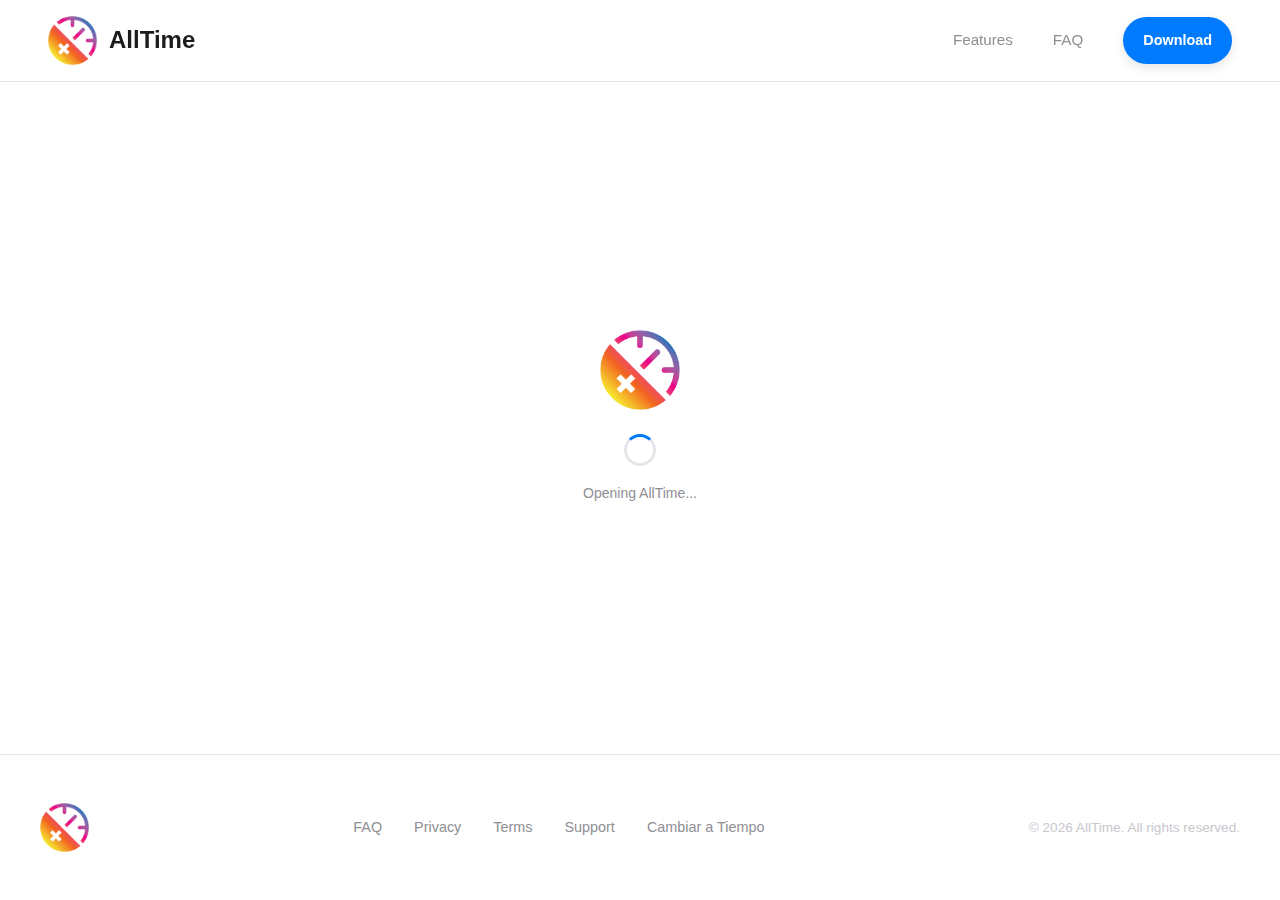
<file: auth/success.html>
<!DOCTYPE html>
<html lang="en">
<head>
    <meta charset="UTF-8">
    <meta name="viewport" content="width=device-width, initial-scale=1.0">
    <title>Email Confirmed - AllTime</title>
    <link rel="icon" type="image/png" href="/logo.png">
    <link rel="canonical" href="https://usealltimeapp.com/auth/success.html">
    <link rel="alternate" hreflang="en" href="https://usealltimeapp.com/auth/success.html">
    <link rel="alternate" hreflang="x-default" href="https://usealltimeapp.com/auth/success.html">
    <link rel="stylesheet" href="../assets/brand.css?v=20260220h6">
    <script defer src="../assets/brand.js?v=20260220h6"></script>
    <style>
        :root {
            /* Logo sunrise colors (for accents) */
            --color-yellow: #f9ed32;
            --color-orange: #f26522;
            --color-magenta: #ec008c;
            --color-sunrise-blue: #1c75bc;

            /* App Design System Colors */
            --color-primary: #007AFF;
            --color-success: #34C759;
            --color-warning: #FF9500;
            --color-danger: #FF3B30;

            /* Neutrals - iOS style */
            --color-white: #FFFFFF;
            --color-background: #F2F2F7;
            --color-gray-100: #F2F2F7;
            --color-gray-200: #E5E5EA;
            --color-gray-400: #C7C7CC;
            --text-primary: #1C1C1E;
            --text-secondary: #8E8E93;
            --text-tertiary: #C7C7CC;

            /* Gradient */
            --gradient-sunrise: linear-gradient(45deg, var(--color-sunrise-blue) 0%, var(--color-magenta) 30%, var(--color-orange) 65%, var(--color-yellow) 100%);

            /* Typography */
            --font-display: -apple-system, BlinkMacSystemFont, 'SF Pro Display', 'Segoe UI', Roboto, sans-serif;
            --font-body: -apple-system, BlinkMacSystemFont, 'SF Pro Text', 'Segoe UI', Roboto, sans-serif;

            /* Shadows */
            --shadow-sm: 0 1px 3px rgba(0,0,0,0.08);
            --shadow-md: 0 4px 12px rgba(0,0,0,0.1);
            --shadow-lg: 0 8px 24px rgba(0,0,0,0.15);

            /* Spacing */
            --space-xs: 4px;
            --space-sm: 8px;
            --space-md: 12px;
            --space-lg: 16px;
            --space-xl: 20px;
            --space-2xl: 24px;

            /* Border radius */
            --radius-sm: 10px;
            --radius-md: 12px;
            --radius-lg: 16px;
            --radius-xl: 20px;
            --radius-full: 9999px;
        }

        * {
            margin: 0;
            padding: 0;
            box-sizing: border-box;
        }

        html {
            scroll-behavior: smooth;
        }

        body {
            font-family: var(--font-body);
            background: var(--color-white);
            color: var(--text-primary);
            line-height: 1.6;
            min-height: 100vh;
            display: flex;
            flex-direction: column;
        }

        /* Header */
        header {
            position: fixed;
            top: 0;
            left: 0;
            right: 0;
            padding: 1rem 3rem;
            display: flex;
            justify-content: space-between;
            align-items: center;
            z-index: 100;
            background: rgba(255,255,255,0.8);
            backdrop-filter: blur(20px);
            -webkit-backdrop-filter: blur(20px);
            border-bottom: 1px solid var(--color-gray-200);
        }

        .logo {
            display: flex;
            align-items: center;
            gap: 0.75rem;
            text-decoration: none;
        }

        .logo img {
            height: 49px;
            width: auto;
        }

        .logo-text {
            font-family: var(--font-display);
            font-size: 1.5rem;
            font-weight: 600;
            color: var(--text-primary);
        }

        nav {
            display: flex;
            gap: 2.5rem;
            align-items: center;
        }

        nav a {
            font-size: 0.95rem;
            font-weight: 500;
            color: var(--text-secondary);
            text-decoration: none;
            transition: color 0.2s ease;
        }

        nav a:hover {
            color: var(--text-primary);
        }

        /* Button */
        .btn {
            display: inline-flex;
            align-items: center;
            gap: 0.5rem;
            padding: var(--space-md) var(--space-xl);
            background: var(--color-primary);
            color: var(--color-white);
            font-family: var(--font-body);
            font-size: 0.9rem;
            font-weight: 600;
            text-decoration: none;
            border-radius: var(--radius-md);
            border: none;
            cursor: pointer;
            transition: transform 0.3s cubic-bezier(0.34, 1.56, 0.64, 1), box-shadow 0.25s ease;
            box-shadow: var(--shadow-md);
        }

        .btn:hover {
            transform: scale(1.05);
            box-shadow: var(--shadow-lg);
            color: var(--color-white);
        }

        .btn:active {
            transform: scale(0.98);
        }

        nav .btn {
            border-radius: var(--radius-full);
        }

        /* Main Content */
        main {
            flex: 1;
            display: flex;
            align-items: center;
            justify-content: center;
            padding: 120px 20px 40px;
        }

        .container {
            text-align: center;
            max-width: 420px;
        }

        .success-image {
            width: 80px;
            height: 80px;
            margin: 0 auto 24px;
        }

        .success-image img {
            width: 100%;
            height: 100%;
            object-fit: contain;
        }

        h1 {
            font-family: var(--font-display);
            font-size: 1.75rem;
            font-weight: 700;
            color: var(--text-primary);
            margin-bottom: 12px;
            letter-spacing: -0.02em;
        }

        .description {
            font-size: 1rem;
            color: var(--text-secondary);
            line-height: 1.6;
            margin-bottom: 32px;
        }

        .subtitle {
            font-size: 0.875rem;
            color: var(--text-tertiary);
            margin-top: 24px;
            line-height: 1.5;
        }

        /* Loading State */
        .spinner {
            width: 32px;
            height: 32px;
            border: 3px solid var(--color-gray-200);
            border-top-color: var(--color-primary);
            border-radius: 50%;
            animation: spin 1s linear infinite;
            margin: 0 auto 16px;
        }

        @keyframes spin {
            to { transform: rotate(360deg); }
        }

        .loading-text {
            font-size: 0.875rem;
            color: var(--text-secondary);
        }

        #loading {
            display: block;
        }

        #success {
            display: none;
        }

        /* Footer */
        footer {
            padding: 3rem 2rem;
            border-top: 1px solid var(--color-gray-200);
        }

        .footer-content {
            max-width: 1200px;
            margin: 0 auto;
            display: flex;
            justify-content: space-between;
            align-items: center;
            flex-wrap: wrap;
            gap: 1.5rem;
        }

        .footer-links {
            display: flex;
            gap: 2rem;
        }

        .footer-links a {
            font-size: 0.9rem;
            color: var(--text-secondary);
            text-decoration: none;
            transition: color 0.2s ease;
        }

        .footer-links a:hover {
            color: var(--color-primary);
        }

        .footer-copy {
            font-size: 0.85rem;
            color: var(--text-tertiary);
        }

        /* Responsive */
        @media (max-width: 768px) {
            header {
                padding: 1rem 1.5rem;
            }

            nav {
                display: none;
            }

            main {
                padding: 100px 20px 40px;
            }

            .footer-content {
                flex-direction: column;
                text-align: center;
            }

            .footer-links {
                flex-wrap: wrap;
                justify-content: center;
                gap: 1rem 2rem;
            }
        }
    </style>
</head>
<body>
    <header>
        <a href="/" class="logo">
            <img src="/logo.png" alt="AllTime Logo">
            <span class="logo-text">AllTime</span>
        </a>
        <nav>
            <a href="/#features">Features</a>
            <a href="/faq">FAQ</a>
            <a href="https://apps.apple.com/app/tiempo-ai-daily-planner/id6738964879" class="btn" target="_blank">Download</a>
        </nav>
    </header>

    <main>
        <div class="container">
            <!-- Loading state (shown briefly) -->
            <div id="loading">
                <div class="success-image">
                    <img src="/logo.png" alt="AllTime">
                </div>
                <div class="spinner"></div>
                <p class="loading-text">Opening AllTime...</p>
            </div>

            <!-- Success state -->
            <div id="success">
                <div class="success-image">
                    <img src="TiempoSuccessClock.png" alt="Success">
                </div>

                <h1>Email Confirmed!</h1>
                <p class="description">Your email has been verified successfully. You can now sign in to AllTime.</p>

                <a href="com.usealltimeapp.alltime://auth/callback" class="btn" id="openApp">
                    Open AllTime
                </a>

                <p class="subtitle">If the app doesn't open automatically,<br>tap the button above.</p>
            </div>
        </div>
    </main>

    <footer>
        <div class="footer-content">
            <a href="/" class="logo">
                <img src="/logo.png" alt="AllTime" style="height: 49px;">
            </a>
            <div class="footer-links">
                <a href="/faq">FAQ</a>
                <a href="/privacy">Privacy</a>
                <a href="/terms">Terms</a>
                <a href="/support">Support</a>
            </div>
            <p class="footer-copy">&copy; 2026 AllTime. All rights reserved.</p>
        </div>
    </footer>

    <script>
        // Get any tokens from URL hash (Supabase passes them in fragment)
        const hash = window.location.hash.substring(1);
        const params = new URLSearchParams(hash);

        // Build the deep link with tokens
        let deepLink = 'com.usealltimeapp.alltime://auth/callback';
        if (hash) {
            deepLink += '#' + hash;
        }

        // Update the button link
        document.getElementById('openApp').href = deepLink;

        // Try to open the app automatically after a brief delay
        setTimeout(function() {
            // Try to open the app
            window.location.href = deepLink;

            // Show success UI after attempting to open
            setTimeout(function() {
                document.getElementById('loading').style.display = 'none';
                document.getElementById('success').style.display = 'block';
            }, 500);
        }, 500);
    </script>
</body>
</html>
</file>
<file: assets/brand.css>
@font-face {
  font-family: "HelveticaNeueCondensedBlack";
  src: url("/assets/fonts/helvetica-neue-condensed-black.ttf") format("truetype");
  font-style: normal;
  font-weight: 900;
  font-display: swap;
}

:root {
  --font-brand: "HelveticaNeueCondensedBlack", "Helvetica Neue Condensed Black", "Helvetica Neue", "Arial Narrow", "Arial Black", sans-serif;
}

/* New sunrise icons have more transparent padding, so increase rendered height to match original Tiempo visual size. */
header .logo img {
  height: 49px !important;
  width: auto;
}

html[data-brand="alltime"] .brand-wordmark-text {
  font-family: var(--font-brand) !important;
  font-weight: 900 !important;
  letter-spacing: 0.02em;
}

.brand-toggle-link {
  color: #8E8E93;
  text-decoration: none;
  font-size: 0.9rem;
  transition: color 0.2s ease;
}

.brand-toggle-link:hover {
  color: #1C1C1E;
}
</file>
